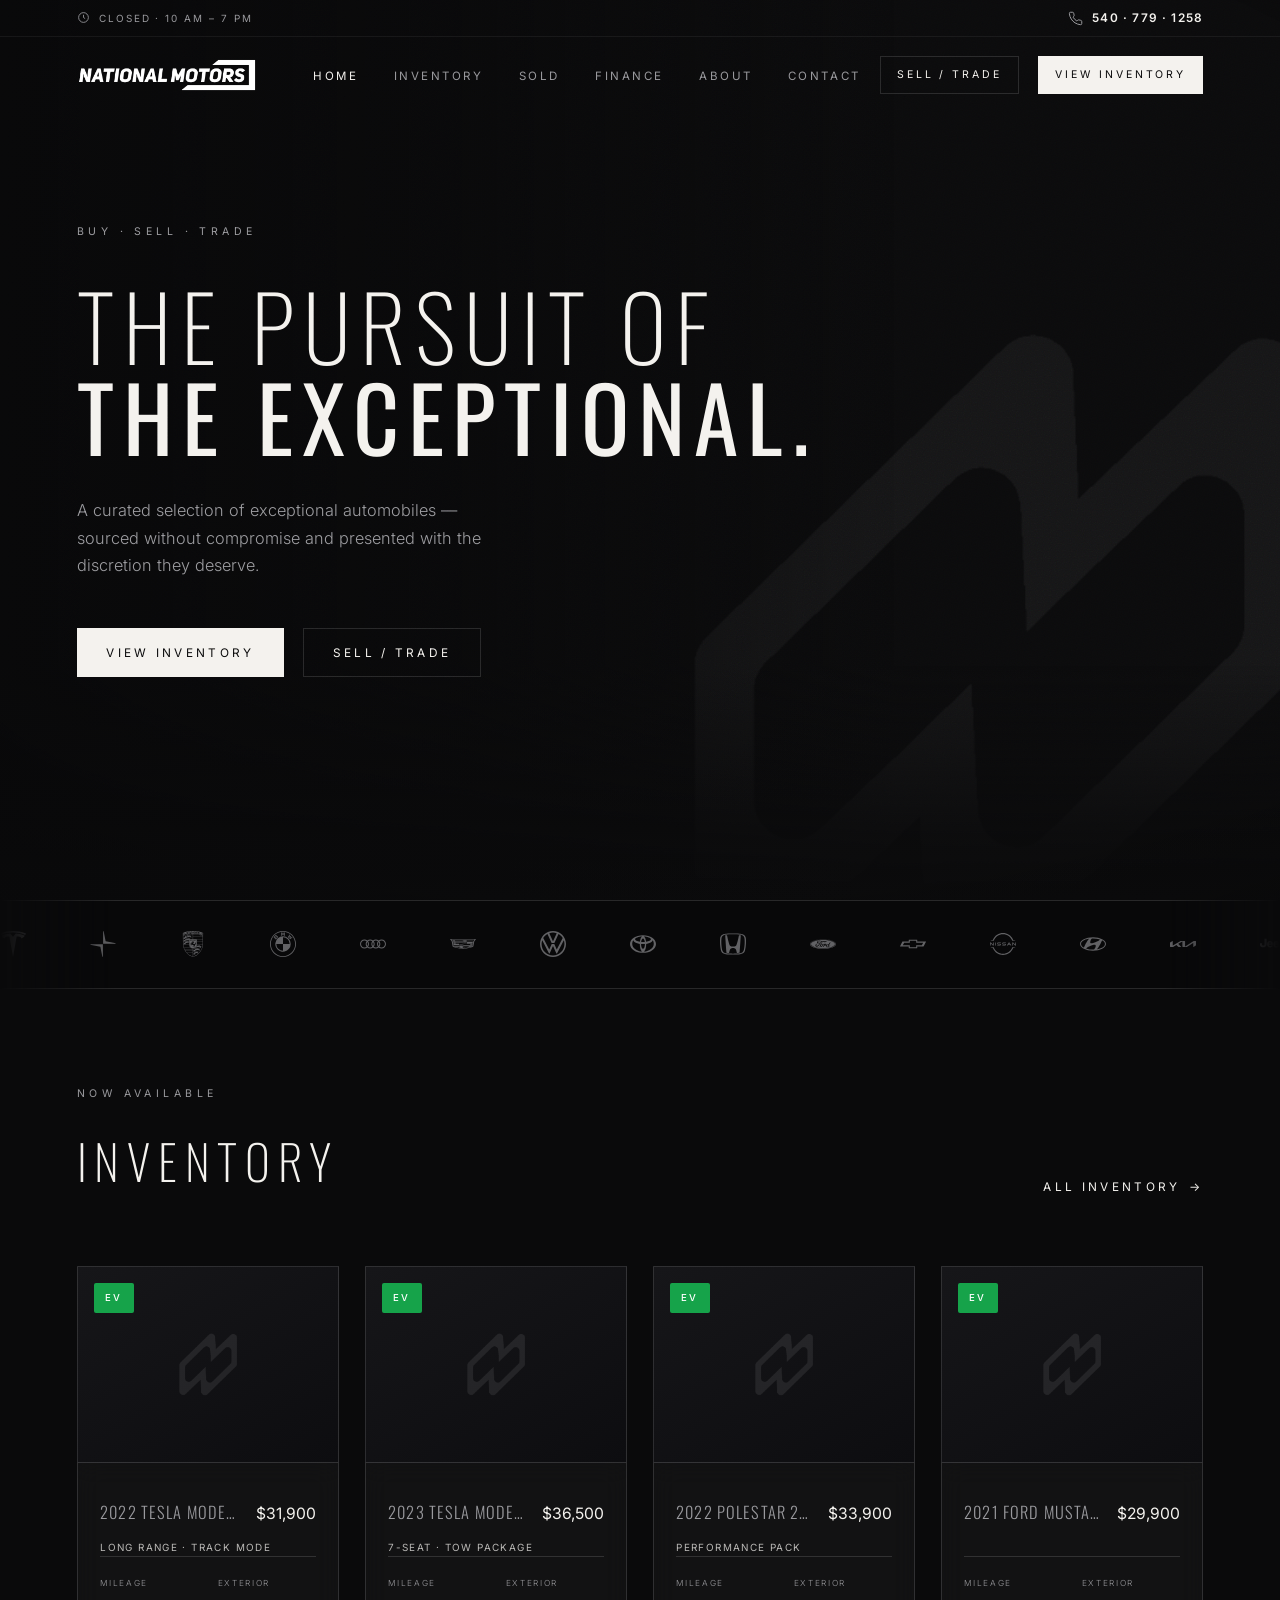
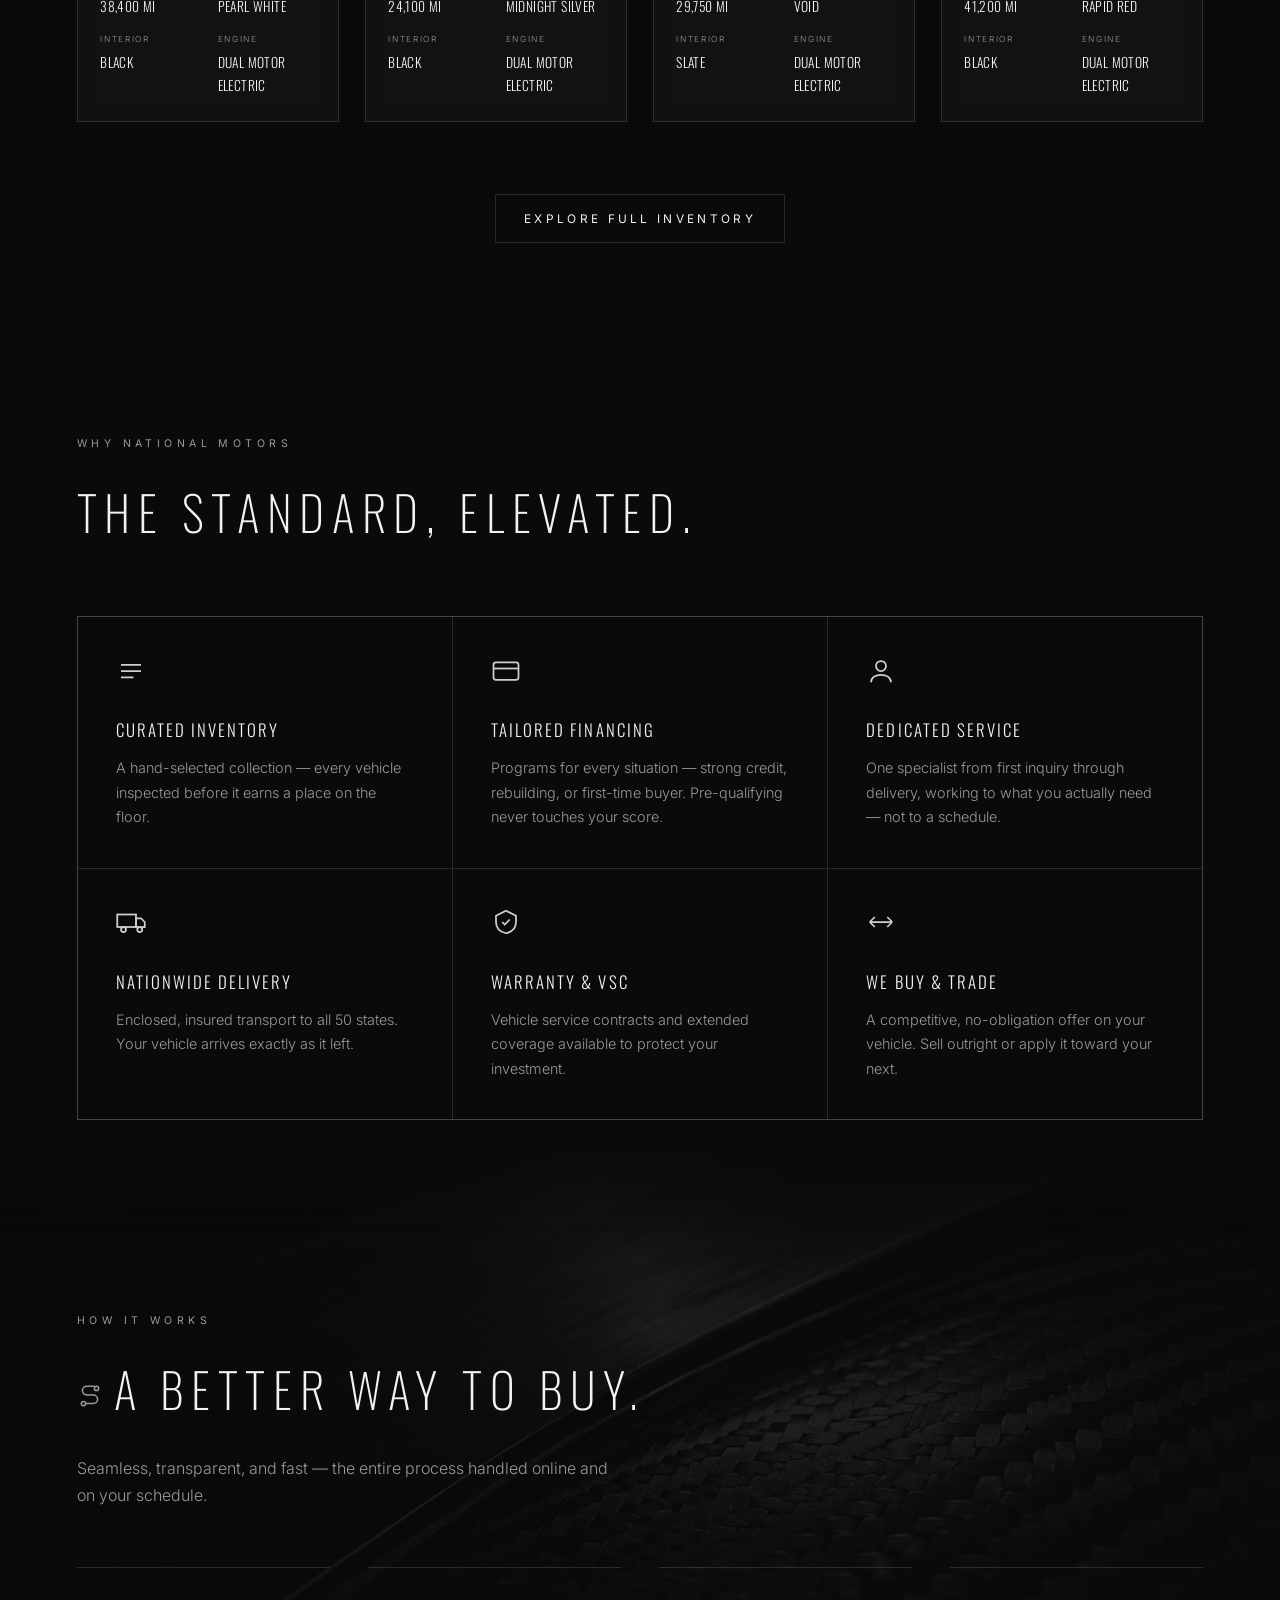
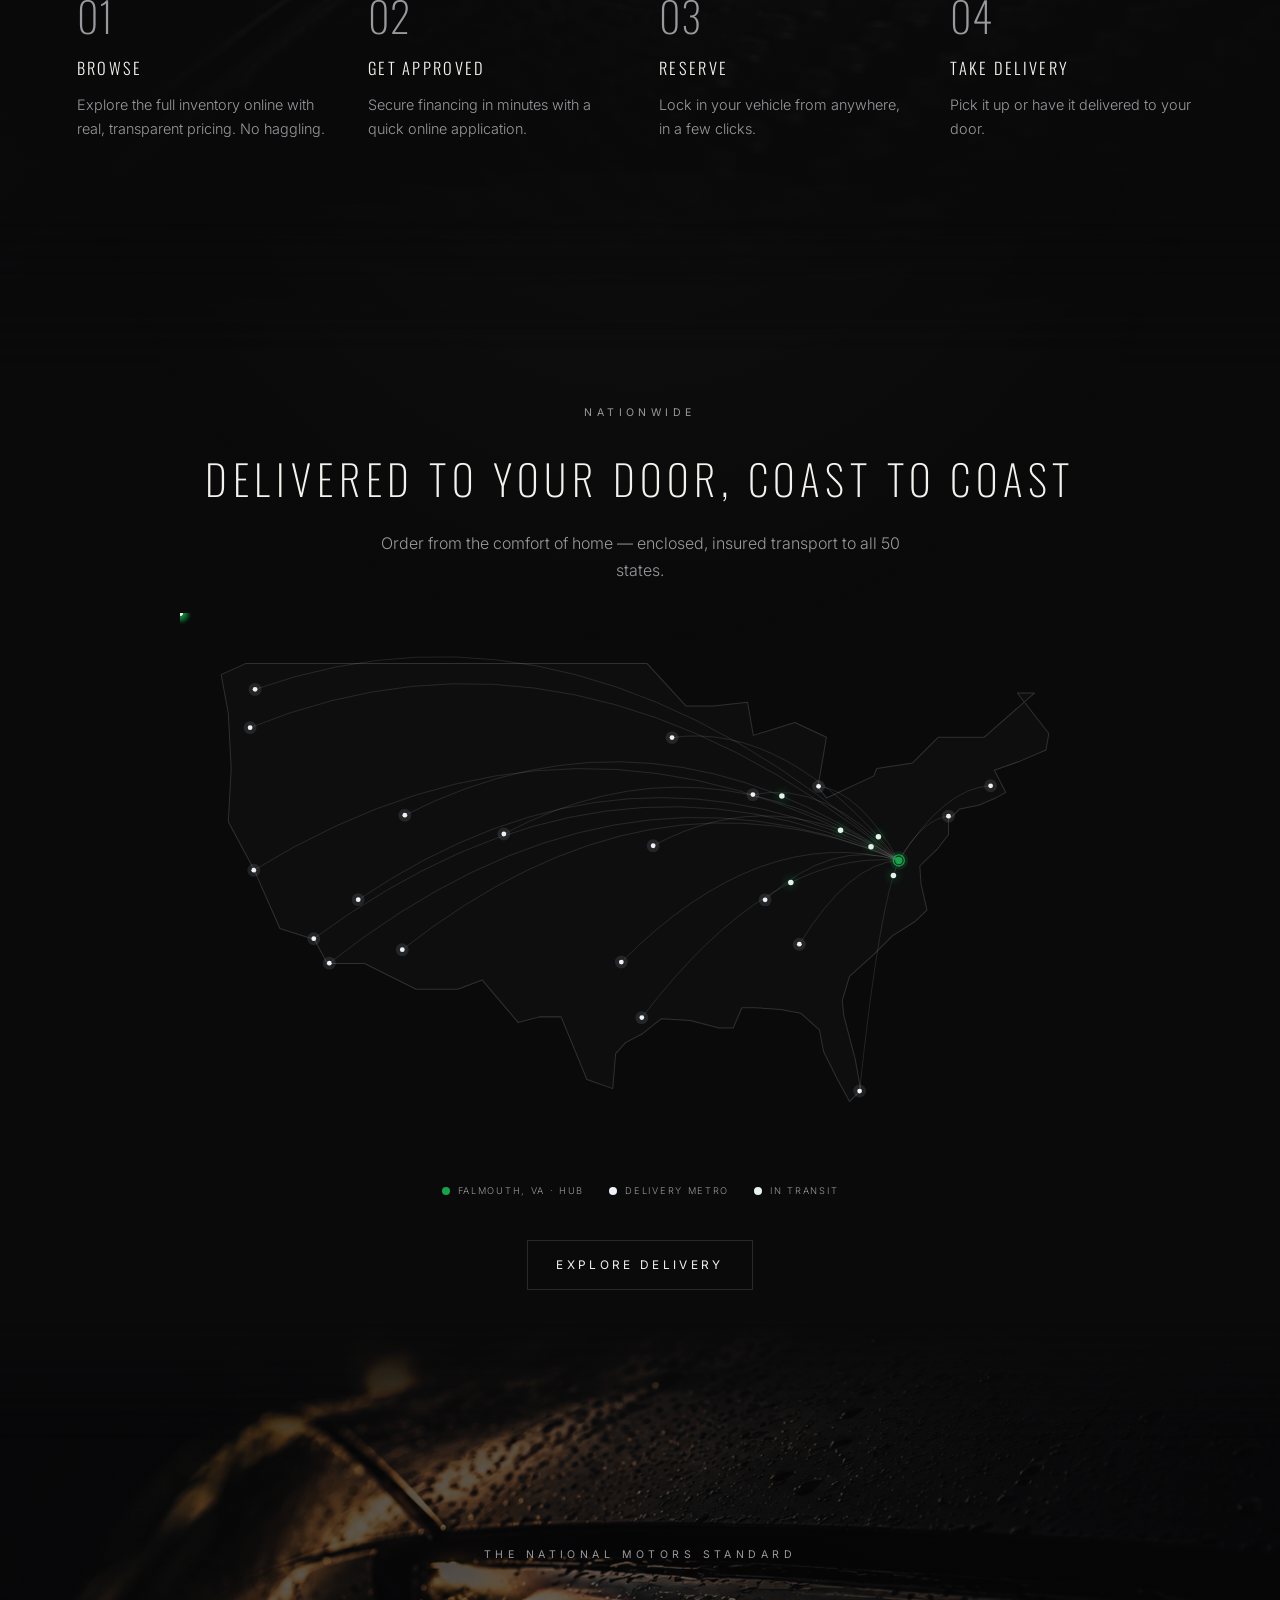
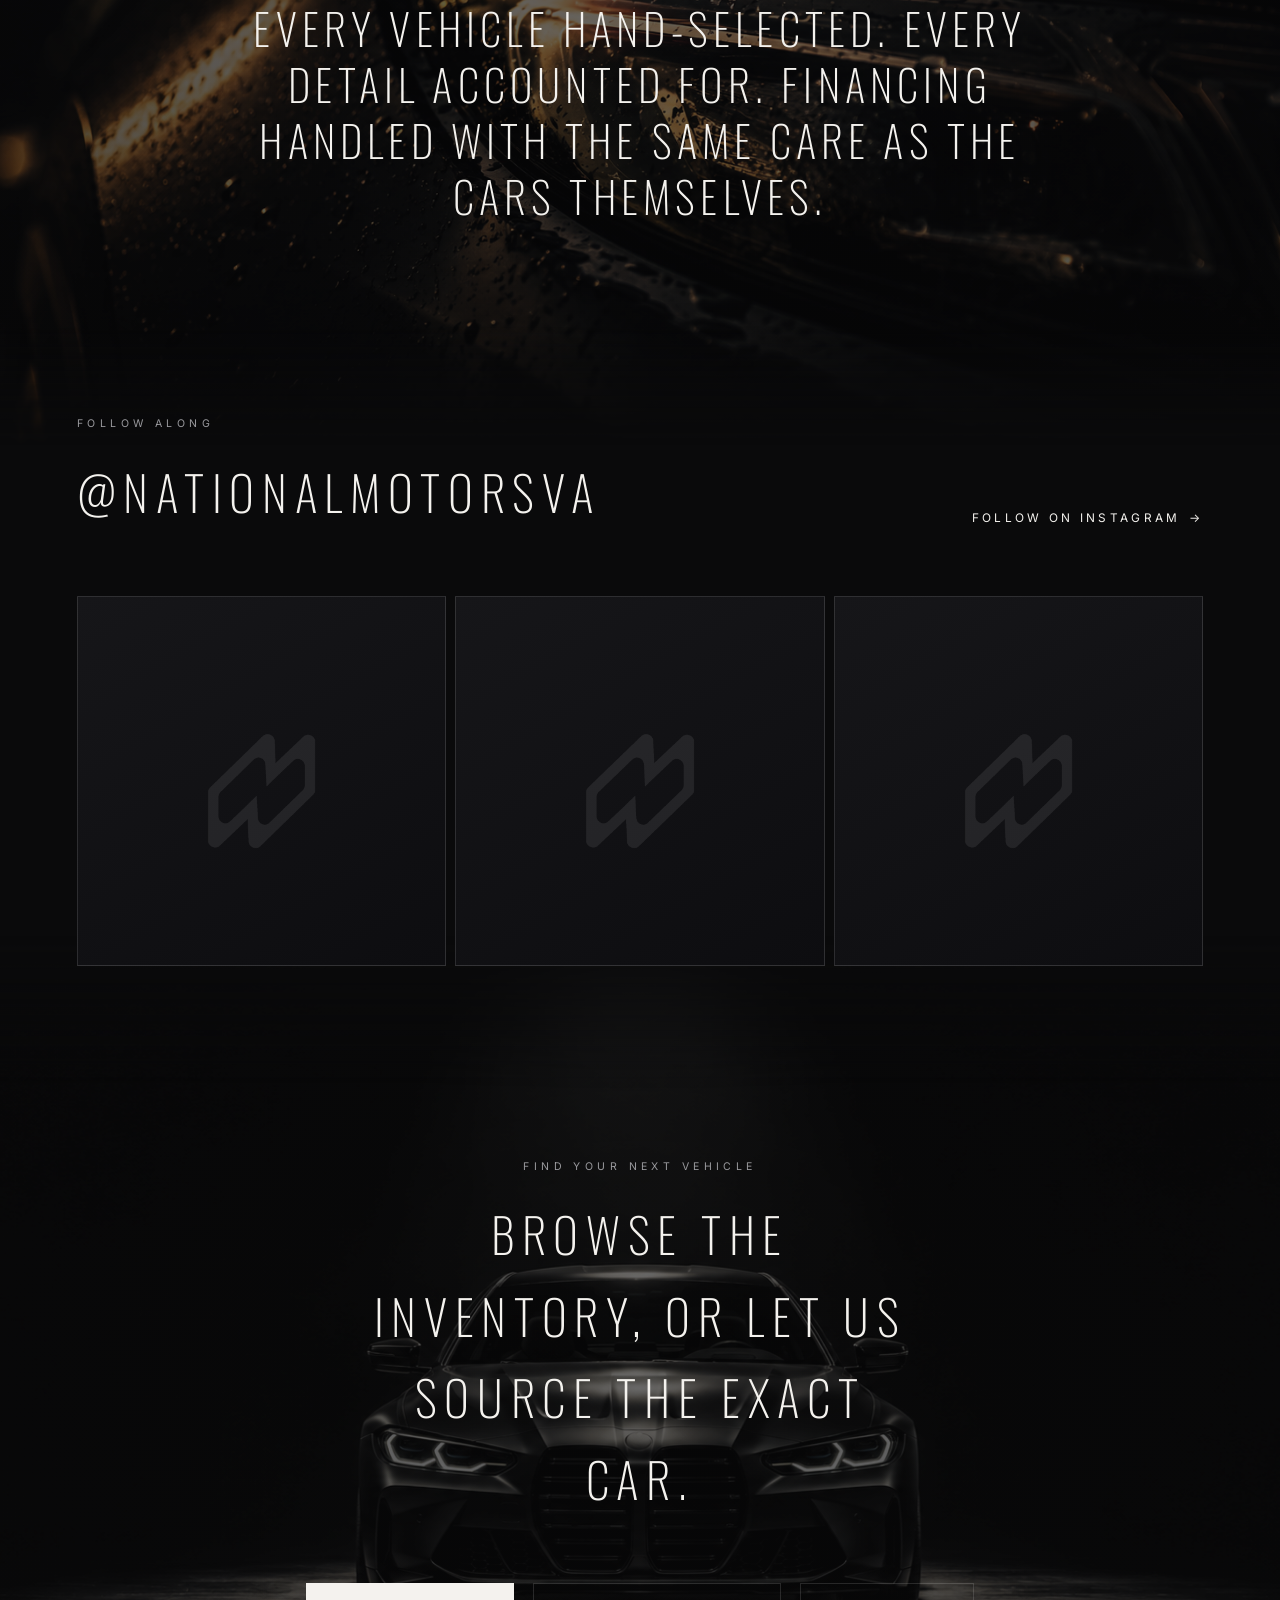
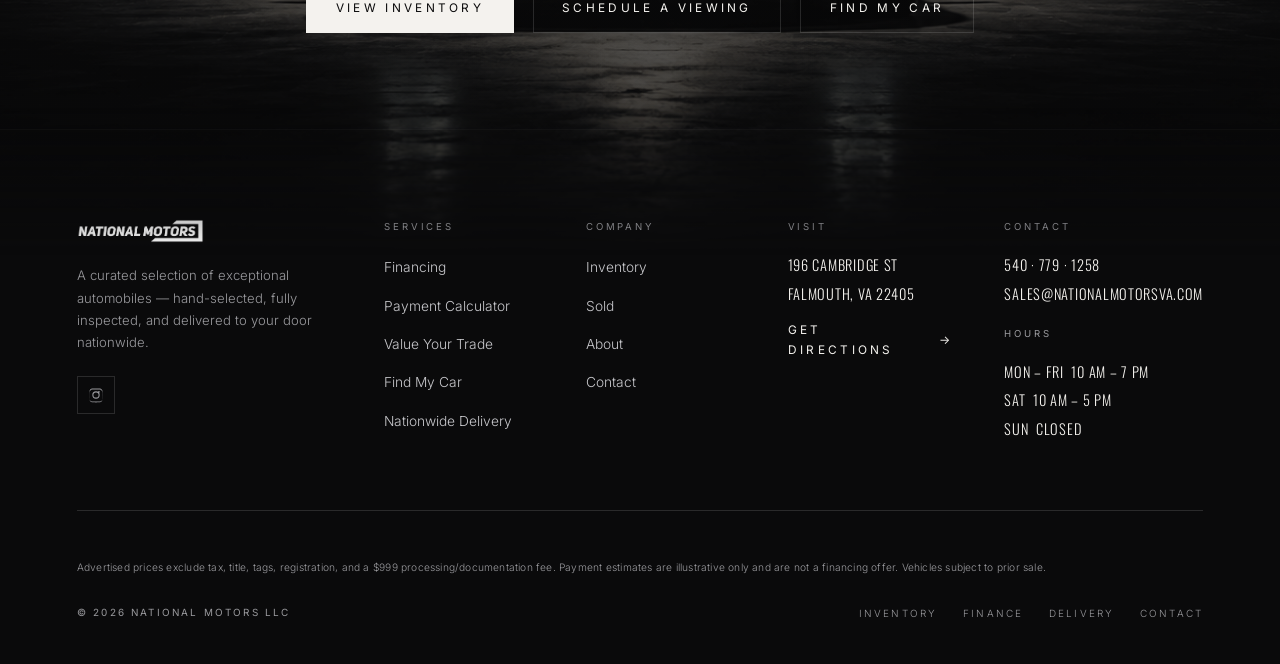
<file: index.html>
<!DOCTYPE html><html lang="en"><head><meta charset="UTF-8"><meta name="viewport" content="width=device-width, initial-scale=1"><title>National Motors | Used Cars, EVs & Financing — Fredericksburg / Falmouth, VA</title><meta name="description" content="National Motors — quality pre-owned cars, trucks, SUVs and electric vehicles (EV) with financing and nationwide delivery in the Fredericksburg / Falmouth, Virginia area."><link rel="icon" href="assets/img/favicon.png"><link rel="preconnect" href="https://fonts.googleapis.com"><link rel="preconnect" href="https://fonts.gstatic.com" crossorigin><link href="https://fonts.googleapis.com/css2?family=Inter:wght@300;400;500&family=Oswald:wght@200;300;400;500&display=swap" rel="stylesheet"><link rel="stylesheet" href="assets/css/site.css"></head><body class="home"><header id="hd"><div class="util"><div class="wrap utilrow"><span class="ustatus"><svg class="x" viewBox="0 0 24 24" fill="none" stroke="currentColor" stroke-width="1.4"><circle cx="12" cy="12" r="9"/><path d="M12 7v5l3 2"/></svg><span id="today">Open</span></span><a class="uphone" href="tel:+15407791258"><svg class="x" viewBox="0 0 24 24" fill="none" stroke="currentColor" stroke-width="1.4"><path d="M22 16.9v3a2 2 0 01-2.2 2 19.8 19.8 0 01-8.6-3 19.5 19.5 0 01-6-6 19.8 19.8 0 01-3-8.6A2 2 0 014.1 2h3a2 2 0 012 1.7c.1.9.3 1.8.6 2.6a2 2 0 01-.5 2.1L8.1 9.9a16 16 0 006 6l1.5-1.1a2 2 0 012.1-.5c.8.3 1.7.5 2.6.6a2 2 0 011.7 2z"/></svg><b>540 · 779 · 1258</b></a></div></div><div class="wrap nav"><a href="index.html"><img class="logo" src="assets/img/wordmark.png" alt="National Motors"></a><div class="right"><ul><li><a class="n active" href="index.html">Home</a></li><li><a class="n" href="inventory.html">Inventory</a></li><li><a class="n" href="sold.html">Sold</a></li><li><a class="n" href="financing.html">Finance</a></li><li><a class="n" href="about.html">About</a></li><li><a class="n" href="contact.html">Contact</a></li></ul><a class="btn small" href="sell.html">Sell / Trade</a><a class="btn small fill" href="inventory.html">View Inventory</a><button class="navtoggle" id="mt">Menu</button></div></div></header><div class="mobile" id="mm"><button class="close" id="mc">✕</button><a href="index.html">Home</a><a href="inventory.html">Inventory</a><a href="sold.html">Sold</a><a href="financing.html">Finance</a><a href="about.html">About</a><a href="contact.html">Contact</a><a href="sell.html">Sell / Trade</a></div><section class="hero"><div class="hero-media"><div class="hero-slide" style="background-image:url(assets/img/hero-slides/1.png)"></div><div class="hero-slide" style="background-image:url(assets/img/hero-slides/2.png)"></div><div class="hero-slide" style="background-image:url(assets/img/hero-slides/3.png)"></div><div class="hero-slide" style="background-image:url(assets/img/hero-slides/4.png)"></div><div class="hero-slide" style="background-image:url(assets/img/hero-slides/5.png)"></div></div><img class="hero-mark" src="assets/img/monogram.png" alt=""><div class="wrap"><span class="eyebrow">Buy · Sell · Trade</span><h1>The pursuit of<br><b>the exceptional.</b></h1><p class="sub">A curated selection of exceptional automobiles — sourced without compromise and presented with the discretion they deserve.</p><div class="cta"><a class="btn fill" href="inventory.html">View Inventory</a><a class="btn" href="sell.html">Sell / Trade</a></div></div></section><div class="marquee"><div class="marquee-track"><svg viewBox="0 0 24 24" role="img" aria-label="Tesla"><path d="M12 5.362l2.475-3.026s4.245.09 8.471 2.054c-1.082 1.636-3.231 2.438-3.231 2.438-.146-1.439-1.154-1.79-4.354-1.79L12 24 8.619 5.034c-3.18 0-4.188.354-4.335 1.792 0 0-2.146-.795-3.229-2.43C5.28 2.431 9.525 2.34 9.525 2.34L12 5.362l-.004.002H12v-.002zm0-3.899c3.415-.03 7.326.528 11.328 2.28.535-.968.672-1.395.672-1.395C19.625.612 15.528.015 12 0 8.472.015 4.375.61 0 2.349c0 0 .195.525.672 1.396C4.674 1.989 8.585 1.435 12 1.46v.003z"/></svg><svg viewBox="0 0 24 24" role="img" aria-label="Polestar"><path d="m12.549 0-.457.555v11.191h11.19l.554-.457-9.4-1.89zM.719 12.26l-.555.457L9.563 14.6l1.886 9.4.457-.555V12.26Z"/></svg><svg viewBox="0 0 24 24" role="img" aria-label="Porsche"><path d="M11.972 0A25.68 25.68 0 0 0 9.93.091a27.858 27.858 0 0 0-4.248.685 23.565 23.565 0 0 0-2.975.966l-.06.022s.118 7.243.21 10.831a9.934 9.934 0 0 0 .569 3.098 14.899 14.899 0 0 0 1.622 3.214A12.884 12.884 0 0 0 7.56 21.66a11.234 11.234 0 0 0 1.192.873 15.214 15.214 0 0 0 2.038 1.031c.233.098.436.192.62.255A4.58 4.58 0 0 0 12 24a4.58 4.58 0 0 0 .59-.182c.182-.063.387-.156.62-.255a15.22 15.22 0 0 0 2.037-1.031 11.25 11.25 0 0 0 1.194-.873 12.88 12.88 0 0 0 2.511-2.752 14.889 14.889 0 0 0 1.622-3.214 9.934 9.934 0 0 0 .57-3.098c.091-3.588.21-10.827.21-10.827a.635.635 0 0 0-.057-.026 23.564 23.564 0 0 0-2.976-.966 27.856 27.856 0 0 0-4.248-.684A26.068 26.068 0 0 0 12.031 0zm0 .361h.057c.679.008 1.288.03 1.963.09a26.585 26.585 0 0 1 4.084.663 22.53 22.53 0 0 1 2.861.937.619.619 0 0 1 .057.025l-.038 2.274a.113.113 0 0 0-.019-.01 22.55 22.55 0 0 0-2.86-.937 26.61 26.61 0 0 0-4.085-.662c-.675-.06-1.281-.1-1.96-.108h-.058c-.679.009-1.29.048-1.965.108a26.608 26.608 0 0 0-4.084.665 22.547 22.547 0 0 0-2.861.938.116.116 0 0 0-.02.01l-.038-2.281.058-.022a22.527 22.527 0 0 1 2.86-.937A26.581 26.581 0 0 1 10.01.45c.675-.06 1.284-.08 1.963-.089zm.288.216a16.633 16.633 0 0 0-.902.008c-.121.005-.288.109-.29.23l-.007.648c-.002.132.172.236.305.239.462.01.87.002 1.318.03.033.003.062.023.062.056l-.003.13a.042.042 0 0 1-.045.046c-.521 0-1.066-.025-1.593.017-.028.002-.027-.005-.028.023l-.024.384-.002.03a16.318 16.318 0 0 1 1.882 0 .32.32 0 0 0 .305-.262l.006-.627c0-.129-.158-.224-.261-.23-.442-.028-.945-.013-1.394-.025a.046.046 0 0 1-.044-.05l.009-.145c0-.028.019-.036.047-.037.444-.016 1.107.005 1.562.019a.072.072 0 0 0 .06-.07V.674c0-.017-.032-.067-.063-.068V.605a33.113 33.113 0 0 0-.9-.028zm-1.88.064c-.423.008-1.341.125-1.862.19L8.515 2.64v.023l.47-.06a.014.014 0 0 0 .01-.006.014.014 0 0 0 .003-.01v-.523l.947-.102c.083-.015.18.046.256.169a.88.88 0 0 1 .114.339l.467-.035c.01 0 .03 0 .028-.01a.988.988 0 0 0-.307-.663.316.316 0 0 0 .197-.31 4.34 4.34 0 0 0-.022-.564.32.32 0 0 0-.3-.247zm3.59.019a.404.404 0 0 0-.413.332l-.01 1.195a.312.312 0 0 0 .24.289c.61.057 1.21.112 1.89.215.011 0 .032-.007.032-.017v-.416c0-.009-.02-.028-.027-.03-.454-.057-1.053-.137-1.589-.193a.076.076 0 0 1-.058-.07v-.812c0-.034.05-.052.084-.05.529.044 1.056.14 1.584.197.014.002.036-.007.037-.021l.01-.382a.037.037 0 0 0-.029-.033 36.382 36.382 0 0 0-1.75-.204zm1.98.237c-.012 0-.022.014-.022.025-.006.274-.045 1.457-.053 1.772v.027c.155.027.326.048.453.074.014.002.035-.008.035-.022-.002-.207 0-.448-.004-.636 0-.013.006-.014.02-.012a31.392 31.392 0 0 1 1.102.22c.008 0 .052.007.052.03-.003.217-.007.4-.013.617a.041.041 0 0 0 .027.04c.145.033.283.067.42.1.037.008.043.001.044-.012.022-.451.03-1.174.036-1.784 0-.008-.003-.02-.01-.022-.153-.035-.297-.072-.453-.105-.014-.003-.022.02-.023.035-.015.223-.009.43-.026.652 0 .008 0 .012-.009.01-.37-.076-.765-.158-1.132-.227-.01-.002-.006-.02-.005-.031l.003-.653a.033.033 0 0 0-.026-.03 23.196 23.196 0 0 0-.417-.068zM7.934.92a.303.303 0 0 0-.037 0c-.543.086-1.089.201-1.64.32a.5.5 0 0 0-.23.143.322.322 0 0 0-.102.205l.004 1.118a.434.434 0 0 0 .106.266.24.24 0 0 0 .204.11 38.518 38.518 0 0 1 1.633-.323.497.497 0 0 0 .268-.166.362.362 0 0 0 .098-.23L8.236 1.2a.28.28 0 0 0-.11-.198.303.303 0 0 0-.191-.08zm2.157.197a.076.076 0 0 1 .08.069l.003.189a.172.172 0 0 1-.14.166l-1.062.104-.009-.008V1.23l.009-.004 1.111-.108a.076.076 0 0 1 .008 0zm-2.52.29a.167.167 0 0 1 .078.022.117.117 0 0 1 .054.106l-.009.704a.125.125 0 0 1-.049.105.291.291 0 0 1-.12.047 61.16 61.16 0 0 1-.997.19.106.106 0 0 1-.088-.017.133.133 0 0 1-.03-.1v-.726a.143.143 0 0 1 .04-.097.243.243 0 0 1 .12-.06c.29-.054.67-.129.968-.172a.167.167 0 0 1 .033-.002zm10.81 0l-.001.001c-.008 0-.008.012-.008.019-.014.606-.03 1.167-.035 1.773 0 .013.006.03.018.033a22.245 22.245 0 0 1 2.158.7c.032.011.031-.013.031-.022.003-.138.01-.278.003-.416a.041.041 0 0 0-.025-.033 16.602 16.602 0 0 0-1.66-.541.028.028 0 0 1-.019-.026l.008-.18c0-.008.014-.01.022-.008a21.848 21.848 0 0 1 1.67.542c.01.003.01-.01.01-.019a5.121 5.121 0 0 0 0-.468.029.029 0 0 0-.02-.026 21.457 21.457 0 0 0-1.638-.523c-.008-.002-.018-.01-.018-.018v-.192c0-.008.013-.013.021-.01.564.144 1.184.36 1.615.519.038.014.06.008.06-.027 0-.157.006-.168-.002-.324-.002-.02-.004-.04-.022-.047a21.383 21.383 0 0 0-2.169-.707zm-12.97.064a.365.365 0 0 0-.084.009c-.65.166-1.303.414-1.956.652a.063.063 0 0 0-.03.052V3.65l.003.33s.471-.177.573-.21c.013-.004.013-.017.013-.031l-.01-.52c0-.015.002-.037.016-.04l1.625-.502a.306.306 0 0 0 .138-.101.237.237 0 0 0 .052-.156l-.017-.683a.272.272 0 0 0-.119-.197.365.365 0 0 0-.204-.068zm-.286.496c.036-.01.07.031.072.063a1.86 1.86 0 0 1 .012.25c-.001.045-.066.097-.11.11l-1.184.386c-.011.004-.031 0-.031-.012l.002-.358c0-.017.02-.031.036-.036a10.796 10.796 0 0 1 1.203-.403zm6.967.981c.653.01 1.246.03 1.9.088a26.591 26.591 0 0 1 4.083.663 22.501 22.501 0 0 1 2.861.937.107.107 0 0 1 .014.007 89.441 89.441 0 0 0-.007.448h-8.851zm-.317.002l-.001 4.618H8.827c-.043-.004-.015-.023.015-.052a1.71 1.71 0 0 1 .715-.312c.022-.002.028-.014-.003-.054a.898.898 0 0 0-.93-.212.985.985 0 0 0-.624.603.04.04 0 0 1-.04.031 6.734 6.734 0 0 1-.47.013c-.025 0-.037-.032-.035-.056a.737.737 0 0 1 .343-.484 1.1 1.1 0 0 1 .519-.178.04.04 0 0 0 .02-.063.515.515 0 0 0-.105-.093.758.758 0 0 0-.504-.077 1.053 1.053 0 0 0-.948.964c-.01.06.006.074-.053.094-.112.038-.322.064-.434.088-.02.003-.05-.043-.045-.063a1.309 1.309 0 0 1 .244-.522 1.006 1.006 0 0 1 .342-.291c.026-.013.05-.044.026-.064-.253-.22-.771.012-.98.241a1.37 1.37 0 0 0-.275.91c0 .016.014.041 0 .047a4.942 4.942 0 0 1-.4.15c-.012.003-.014-.028-.016-.04a.93.93 0 0 1 .147-.677.661.661 0 0 1 .244-.241c.01-.006.008-.018 0-.028-.115-.149-.569-.042-.708.094-.32.312-.297.615-.312 1.097-.001.023-.03.111-.056.123a.57.57 0 0 1-.184.07c-.021.006-.023.014-.028-.007a.39.39 0 0 0-.57-.222.356.356 0 0 0-.077.532c.015.017.02.034-.003.041a.42.42 0 0 0-.275.534.336.336 0 0 0 .296.21.628.628 0 0 0 .37-.108.043.043 0 0 1 .06.01.386.386 0 0 0 .531.124c.162-.107.234-.273.114-.559-.007-.016.02-.046.034-.054a6.615 6.615 0 0 1 3.144-.88 1.78 1.78 0 0 1 .456.101.094.094 0 0 1 .023.008l.002.941a.19.19 0 0 1-.034.025 1.005 1.005 0 0 0-.432.55c-.004.017-.006.021-.035.024-.193.019-.399.047-.591.062-.011.002-.032-.019-.028-.03a1.87 1.87 0 0 1 .725-.908.057.057 0 0 0 .01-.067.375.375 0 0 0-.168-.093 1.087 1.087 0 0 0-.895.362 1.418 1.418 0 0 0-.312.875c-.001.022.003.058-.019.065-.124.039-.261.074-.39.11-.015.004-.035-.011-.038-.027a1.006 1.006 0 0 1 .486-1.03c.051-.04-.038-.102-.102-.102a.963.963 0 0 0-.913.53 1.301 1.301 0 0 0-.03.793c.003.023.019.063-.006.069-.079.019-.265.09-.323.108-.021.007-.035-.003-.047-.03a1.041 1.041 0 0 1-.021-.488 1.102 1.102 0 0 1 .268-.493c.008-.01.011-.032 0-.037a.54.54 0 0 0-.378-.025.74.74 0 0 0-.477.38c-.159.297-.118.583.051 1.005.008.02.018.058 0 .07l-.137.08c-.017.013-.032.002-.044-.015-.055-.078-.124-.202-.21-.24a.415.415 0 0 0-.428.035.406.406 0 0 0-.12.431.875.875 0 0 0 .1.152c.01.014-.001.036-.013.047-.059.052-.14.09-.188.14a.395.395 0 0 0-.01.471.365.365 0 0 0 .45.123 1.624 1.624 0 0 0 .232-.122c.027-.018.045-.051.07-.025a.546.546 0 0 0 .224.153.427.427 0 0 0 .354-.062.305.305 0 0 0 .168-.338.875.875 0 0 0-.143-.27c-.033-.035-.035-.033 0-.054a7.435 7.435 0 0 1 1.66-.724 5.024 5.024 0 0 1 1.69-.207h.046l.003 1.949H3.206c-.054-2.133-.116-5.51-.156-7.836a.113.113 0 0 1 .014-.007 22.499 22.499 0 0 1 2.86-.937 26.59 26.59 0 0 1 4.084-.663 23.38 23.38 0 0 1 1.768-.086zm-3.088.816a1.237 1.237 0 0 0-.693.232c-.286.188-.456.773-.49.982a.044.044 0 0 1-.04.036 5.998 5.998 0 0 0-.676.125c-.007.001-.012-.01-.012-.017a.983.983 0 0 1 .258-.59 3.506 3.506 0 0 1 .493-.396c.013-.011.004-.045-.012-.051a1.035 1.035 0 0 0-.797.012 1.129 1.129 0 0 0-.675.867 2.062 2.062 0 0 0-.029.41c.002.017-.03.018-.045.023-.246.077-.504.167-.71.236-.01.004-.039.002-.039-.01a1.168 1.168 0 0 1 .175-.655c.12-.195.343-.305.505-.469.011-.012.028-.044.011-.051-.41-.165-.797.004-1.124.375a1.395 1.395 0 0 0-.2 1.124c.009.036 0 .075-.019.083a1.805 1.805 0 0 1-.23.089.025.025 0 0 1-.033-.02c-.093-.296-.44-.238-.597-.148a.361.361 0 0 0-.139.489.031.031 0 0 1-.01.044.442.442 0 0 0-.205.596.352.352 0 0 0 .428.137 1.208 1.208 0 0 0 .246-.129.027.027 0 0 1 .03.004.393.393 0 0 0 .566.08c.115-.082.16-.096.204-.244a.39.39 0 0 0-.09-.3c-.012-.01-.001-.04.013-.047A9.692 9.692 0 0 1 8.947 5.51a2.35 2.35 0 0 1 1.446.553.072.072 0 0 0 .062.031.098.098 0 0 0 .054-.056.66.66 0 0 0-.204-.678 1.21 1.21 0 0 0-.612-.344c-.012-.003-.02-.029-.01-.037a.968.968 0 0 1 .335-.22 3.587 3.587 0 0 1 .605-.05c.014-.001.035-.015.03-.028a.606.606 0 0 0-.527-.4 1.325 1.325 0 0 0-.693.1 1.118 1.118 0 0 0-.5.553.036.036 0 0 1-.032.02 12.139 12.139 0 0 0-.594-.007c-.014 0-.035 0-.035-.014a.943.943 0 0 1 .255-.517 1.989 1.989 0 0 1 .68-.386c.019-.006.04-.036.029-.051a.549.549 0 0 0-.201-.17 1.237 1.237 0 0 0-.347-.041zm3.405 1.607h8.845c-.012.686-.025 1.433-.04 2.195h-8.805zM8.681 7.801l6.666.003a.016.016 0 0 1 .017.013l-.002 5.138a2.354 2.354 0 0 1-.143.764 3.327 3.327 0 0 1-1.44 1.725 3.468 3.468 0 0 1-1.74.491 3.512 3.512 0 0 1-2.26-.86 3.078 3.078 0 0 1-1.105-2.31L8.667 7.82c0-.013.001-.019.014-.019zm6.994.086h5.217c-.012.645-.025 1.296-.034 1.926h-5.183V8.318zm-6.839.071c-.013 0-.014.005-.014.018l.007 4.753a2.97 2.97 0 0 0 1.054 2.225 3.333 3.333 0 0 0 2.153.827 3.284 3.284 0 0 0 1.66-.473 3.193 3.193 0 0 0 1.374-1.66 2.28 2.28 0 0 0 .136-.734l.002-4.94a.015.015 0 0 0-.016-.014zm4.436.304a.101.101 0 0 1 .001 0 .11.11 0 0 1 .087.071l.242.715a.079.079 0 0 1-.003.07.066.066 0 0 1-.054.024.065.065 0 0 1-.063-.044l-.038-.125h-.33l-.036.128c-.01.04-.04.044-.071.044a.063.063 0 0 1-.044-.028.057.057 0 0 1-.01-.052l.232-.728a.101.101 0 0 1 .087-.075zm-.763.007a.226.226 0 0 1 .023 0 .232.232 0 0 1 .235.157.046.046 0 0 1-.031.059.053.053 0 0 1-.07-.02.166.166 0 0 0-.132-.09.151.151 0 0 0-.133.1.498.498 0 0 0-.055.222.524.524 0 0 0 .046.228.159.159 0 0 0 .154.102.233.233 0 0 0 .166-.243v-.039h-.135a.057.057 0 0 1-.059-.063c0-.023.007-.05.059-.05h.192c.064 0 .073.048.073.09a.792.792 0 0 1-.011.152.399.399 0 0 1-.15.236.301.301 0 0 1-.15.043.257.257 0 0 1-.227-.145.618.618 0 0 1-.073-.31.577.577 0 0 1 .08-.304.226.226 0 0 1 .198-.125zm-2.988.002a.318.318 0 0 1 .004 0c.183.002.243.111.243.15 0 .035-.061.08-.095.039a.2.2 0 0 0-.157-.068.143.143 0 0 0-.15.096.114.114 0 0 0 .094.135.61.61 0 0 1 .267.08h-.001a.202.202 0 0 1 .081.18.247.247 0 0 1-.067.175.327.327 0 0 1-.247.088.297.297 0 0 1-.263-.14c-.004-.01-.01-.063.034-.078a.084.084 0 0 1 .082.026.239.239 0 0 0 .156.063.223.223 0 0 0 .148-.05.105.105 0 0 0 .024-.116.219.219 0 0 0-.193-.098.25.25 0 0 1-.172-.07.25.25 0 0 1-.069-.196.219.219 0 0 1 .1-.163.318.318 0 0 1 .181-.053zm1.649 0a.06.06 0 0 1 .001 0 .06.06 0 0 1 .006 0h.355a.06.06 0 1 1 0 .12l-.114.002v.682a.063.063 0 0 1-.125 0v-.683h-.116a.06.06 0 0 1-.007-.12zm.56 0a.06.06 0 0 1 .001 0 .06.06 0 0 1 .006 0h.354a.06.06 0 1 1 0 .12l-.114.002v.682a.063.063 0 0 1-.125 0v-.683h-.115a.06.06 0 0 1-.007-.12zm2.74 0a.06.06 0 0 1 .002 0 .06.06 0 0 1 .006 0h.353a.06.06 0 1 1 0 .12l-.112.002v.682a.063.063 0 0 1-.125 0v-.683h-.116a.06.06 0 0 1-.007-.12zm-.677.004a.063.063 0 0 1 .012 0h.19a.364.364 0 0 1 .208.058.278.278 0 0 1 .108.206.235.235 0 0 1-.071.198.305.305 0 0 1-.117.075l-.02.007.158.2a.086.086 0 0 1 .023.056c-.002.032-.023.05-.06.05a.066.066 0 0 1-.056-.027l-.187-.258h-.117v.23a.059.059 0 0 1-.063.067.06.06 0 0 1-.062-.067v-.726a.073.073 0 0 1 .016-.05.063.063 0 0 1 .038-.019zm-3.87.002a.06.06 0 0 1 .003 0h.357a.06.06 0 0 1 0 .121h-.116v.684a.063.063 0 0 1-.125 0v-.684h-.116a.06.06 0 0 1-.003-.12zm.583 0a.063.063 0 0 1 .002 0 .063.063 0 0 1 .065.064v.471a.258.258 0 0 0 .037.151.146.146 0 0 0 .127.056.138.138 0 0 0 .125-.056.265.265 0 0 0 .035-.15V8.34h.001a.063.063 0 0 1 .125 0v.432a.474.474 0 0 1-.056.262.25.25 0 0 1-.228.104.26.26 0 0 1-.23-.104.456.456 0 0 1-.061-.262V8.34a.063.063 0 0 1 .058-.063zm3.354.115v.328h.13a.18.18 0 0 0 .2-.174.15.15 0 0 0-.051-.109.178.178 0 0 0-.13-.045zm-.584.015l-.136.469h.278zm-1.14 1.005c.011 0 .021.002.022.011.002.018-.016.029-.042.042a.206.206 0 0 0-.094.08.31.31 0 0 0-.039.163.115.115 0 0 0 .063.079.298.298 0 0 0 .142.028.502.502 0 0 0 .215-.063.581.581 0 0 1 .276-.02.341.341 0 0 1 .194.063c.024.017.02.038.011.04-.014.005-.029-.012-.044-.01a.674.674 0 0 0-.142.03c-.06.027-.087.037-.116.09a.099.099 0 0 0-.007.073c.01.024.035.04.04.057a.446.446 0 0 0 .064.125.205.205 0 0 0 .03.023 2.668 2.668 0 0 1 .282.243.26.26 0 0 1 .04.093c.003.012-.007.03-.018.025a.255.255 0 0 1-.036-.029.178.178 0 0 0-.053-.039.368.368 0 0 0-.176-.025c-.027 0-.081.024-.05.036a.357.357 0 0 1 .132.116.43.43 0 0 1 .107.31c0 .006-.012.01-.015.006a.359.359 0 0 0-.102-.109.324.324 0 0 0-.21-.062c-.015.001-.06 0-.055.014a1.19 1.19 0 0 1 .123.191.562.562 0 0 1 .039.276c-.001.005-.02.01-.023.005a.61.61 0 0 0-.077-.076.349.349 0 0 0-.094-.06.29.29 0 0 0-.204.028.325.325 0 0 0-.13.132.492.492 0 0 0-.062.205.46.46 0 0 0 .042.257.368.368 0 0 0 .19.164.955.955 0 0 0 .334.044c.139.005.278-.016.417-.02a1.943 1.943 0 0 1 .396.003.88.88 0 0 1 .3.12 2.64 2.64 0 0 1 .215.183c.008.006.026-.003.035-.009a.462.462 0 0 0 .131-.233.346.346 0 0 0-.056-.246c-.047-.085-.116-.18-.17-.27a2.962 2.962 0 0 1-.202-.296.305.305 0 0 1-.017-.221.238.238 0 0 1 .107-.128c.011-.007.022.006.017.021a.184.184 0 0 0-.008.112.32.32 0 0 0 .089.14c.013.01.047-.005.055-.021.018-.043.007-.11.023-.154a.619.619 0 0 1 .108-.226 1.47 1.47 0 0 1 .36-.196c.033-.019.054-.105.091-.091.037.013.017.1-.011.142-.04.062-.087.1-.131.156a1.536 1.536 0 0 0-.157.247.222.222 0 0 0-.029.137.14.14 0 0 0 .073.094c.022.01.05-.01.07-.025a.385.385 0 0 0 .097-.103c.023-.038.01-.089.032-.128.006-.009.03-.007.037 0a.139.139 0 0 1 .044.084.393.393 0 0 1-.01.113c-.003.008-.024.027-.031.045a.244.244 0 0 1-.02.04c-.036.063-.078.116-.125.126-.01.001-.017.021-.01.03a.391.391 0 0 0 .113.132.198.198 0 0 0 .152.01c.027-.008.048-.027.079-.037.013-.004.005.004.005.017a.27.27 0 0 1-.015.086.19.19 0 0 1-.075.083.395.395 0 0 1-.166.05c-.027.005-.068.025-.058.051a.256.256 0 0 0 .042.085.122.122 0 0 0 .08.039.205.205 0 0 0 .125-.036c.04-.026.061-.074.096-.108.007-.006.026 0 .026.01a.36.36 0 0 1-.041.158.497.497 0 0 1-.128.138c-.015.013-.033.029-.033.049a.2.2 0 0 0 .044.084.134.134 0 0 0 .083.054.269.269 0 0 0 .1 0c.013 0 .01.023-.001.031a.253.253 0 0 1-.117.068.25.25 0 0 1-.128.008c-.081-.02-.134-.05-.214-.073a.23.23 0 0 0-.135-.009.227.227 0 0 0-.106.083.133.133 0 0 0-.03.064c-.006.063.025.13.005.192a1.415 1.415 0 0 1-.081.234 1.314 1.314 0 0 1-.115.165c-.04.054-.093.074-.12.133a.638.638 0 0 1-.038.063.515.515 0 0 0-.058.229.452.452 0 0 0 .085.209l.153.237a.149.149 0 0 1 .009.083.088.088 0 0 1-.044.07.893.893 0 0 0-.419.527l-.002.013v.004a.106.106 0 0 1-.021.042.334.334 0 0 1-.19.096c-.055.015-.11.029-.165.046a.077.077 0 0 0-.044.031.08.08 0 0 0 .009.097.137.137 0 0 1 .03.071.063.063 0 0 1-.013.042.108.108 0 0 1-.028.022.865.865 0 0 1-.216.087c-.05.011-.086-.002-.07-.059a3.075 3.075 0 0 1 .098-.293.42.42 0 0 1 .133-.14 2.289 2.289 0 0 1 .212-.162.411.411 0 0 0 .119-.126 3.299 3.299 0 0 1 .19-.275.163.163 0 0 0 .029-.129.246.246 0 0 0-.142-.185 1.052 1.052 0 0 0-.085-.034.534.534 0 0 1-.246-.175.09.09 0 0 0-.062-.04c-.063.002-.081.09-.083.138a1.17 1.17 0 0 0 .004.212.18.18 0 0 1 .004.072.055.055 0 0 1-.039.034 2.74 2.74 0 0 0-.565.279.24.24 0 0 0-.063.07l-.017.029a.187.187 0 0 1-.223.08.5.5 0 0 0-.044-.011.094.094 0 0 0-.064.017.162.162 0 0 0-.041.036.06.06 0 0 0-.01.019v.006a.057.057 0 0 0 0 .008.07.07 0 0 0 .004.017l.022.06a.066.066 0 0 1-.038.096.881.881 0 0 1-.203.055c-.04.005-.075-.01-.065-.057a1.1 1.1 0 0 1 .07-.237.094.094 0 0 1 .057-.06.79.79 0 0 0 .179-.14.266.266 0 0 1 .169-.073.512.512 0 0 0 .262-.1 1.73 1.73 0 0 0 .225-.186.37.37 0 0 0-.006-.46l-.02-.035c-.019-.03-.03-.073-.046-.104a.24.24 0 0 1-.039-.104c0-.068.027-.133.031-.201a.024.024 0 0 0-.016-.025.488.488 0 0 0-.137-.03 2.677 2.677 0 0 1-.56.006 1.423 1.423 0 0 1-.39-.18c-.053-.033-.085-.07-.139-.101-.014-.008-.015-.005-.028.006a.672.672 0 0 1-.459.125h-.002a1.766 1.766 0 0 1-.294-.077c-.073-.027-.19-.074-.26-.015-.029.025-.022.06-.022.093a1.244 1.244 0 0 1-.01.305.038.038 0 0 0 .003.032.044.044 0 0 0 .006.006.136.136 0 0 0 .036.02l.01.004c.028.01.033.023.05.058a.196.196 0 0 1 .016.062.159.159 0 0 1-.003.062.544.544 0 0 1-.009.039.207.207 0 0 0 .008.135.115.115 0 0 0 .042.053.073.073 0 0 0 .01.004.063.063 0 0 0 .01.003.068.068 0 0 0 .01 0h.01a.074.074 0 0 0 .02-.008l.004-.002a.05.05 0 0 1 .035-.012.046.046 0 0 1 .01.003.08.08 0 0 1 .063.074.484.484 0 0 1-.046.221.058.058 0 0 1-.077.03l-.018-.007a.445.445 0 0 1-.14-.117.19.19 0 0 1-.049-.112.12.12 0 0 0-.028-.082.09.09 0 0 0-.032-.016.144.144 0 0 1-.07-.046.268.268 0 0 1-.052-.219 1.5 1.5 0 0 0-.046-.64.149.149 0 0 1 .002-.108l.016-.043a.148.148 0 0 1 .007-.016.06.06 0 0 1 .042-.032.167.167 0 0 1 .029-.003 1.516 1.516 0 0 0 .45-.07.152.152 0 0 1 .062-.01.89.89 0 0 0 .073.002c.03 0 .06-.027.024-.05a.847.847 0 0 1-.084-.087.046.046 0 0 0-.052-.022.072.072 0 0 0-.01.005l-.009.005a.098.098 0 0 1-.152-.029.824.824 0 0 1-.087-.202.555.555 0 0 0-.109-.238.235.235 0 0 0-.19-.063.216.216 0 0 0-.13.098l-.063.088a.144.144 0 0 0-.031.067.107.107 0 0 0 0 .016.14.14 0 0 0 .008.032.133.133 0 0 1-.039.154l-.094.075a.087.087 0 0 0-.03.06.527.527 0 0 1-.012.06.13.13 0 0 0-.003.045.088.088 0 0 0 .002.012.081.081 0 0 0 .031.04.156.156 0 0 1 .013.012.074.074 0 0 1 .012.017.06.06 0 0 1-.012.07.219.219 0 0 1-.024.021.753.753 0 0 1-.19.108.098.098 0 0 1-.026.006c-.038.003-.05-.026-.052-.06-.003-.044-.003-.089-.003-.134a.207.207 0 0 1 .057-.137.36.36 0 0 0 .072-.225.197.197 0 0 1 .04-.13.305.305 0 0 0 .057-.09.257.257 0 0 1 .039-.066 3.861 3.861 0 0 0 .281-.384c.054-.086.155-.192.237-.073a.357.357 0 0 0 .078.084 2.395 2.395 0 0 0 .259.164c.094.053.109-.042.125-.121v-.003a.331.331 0 0 1 .038-.092 1.26 1.26 0 0 1 .202-.247c.043-.038.105-.076.15-.113.018-.016.023-.018.03-.04.009-.022.024-.05.034-.078.01-.027.015-.055.024-.076a.344.344 0 0 0 .044-.098v-.003a.023.023 0 0 0 0-.005v-.007l-.003-.007a.05.05 0 0 0-.021-.024.18.18 0 0 0-.102-.026h-.003a.384.384 0 0 0-.148.031.106.106 0 0 0-.054.054.226.226 0 0 1-.042.063.098.098 0 0 1-.13.006c-.024-.016-.014-.043 0-.063a.414.414 0 0 0 .035-.05.042.042 0 0 0 .005-.025v-.004l-.002-.005a.031.031 0 0 0-.005-.006.046.046 0 0 0-.045-.007.98.98 0 0 0-.083.027.064.064 0 0 1-.094-.047.174.174 0 0 1-.003-.055.055.055 0 0 1 .04-.05c.02-.006.05-.017.046-.042a.079.079 0 0 1 0-.023.052.052 0 0 1 .012-.024.14.14 0 0 1 .03-.025 3.869 3.869 0 0 0 .32-.234.05.05 0 0 1 .064-.01l.01.006a.223.223 0 0 0 .151.02.046.046 0 0 0 .041-.03.025.025 0 0 0 0-.005v-.005l-.002-.006-.003-.004a.071.071 0 0 0-.035-.021l-.058-.021a.269.269 0 0 1-.052-.025.053.053 0 0 1-.025-.059c.023-.113.147-.114.241-.105h.004a.505.505 0 0 0 .14-.022c.06-.021.106-.067.163-.094.057-.027.117-.057.176-.08.018-.006.033-.002.049-.009a.091.091 0 0 0 .035-.025.965.965 0 0 1 .142-.163.822.822 0 0 1 .236-.092.107.107 0 0 1 .03-.006zm-.425.557a.219.219 0 0 0-.105.026c-.009.005-.015.016-.008.024.018.021.049.03.07.05a.16.16 0 0 1 .035.046c.009.019.024.04.033.06a1.296 1.296 0 0 1 .045.123 1.227 1.227 0 0 1 .05.209c.01.057.007.117.01.175v.081c-.001.023-.001.047-.003.07a1.143 1.143 0 0 0-.004.098v.08c.002.07.013.12.044.12a.18.18 0 0 0 .084-.019.175.175 0 0 0 .085-.148 2.026 2.026 0 0 0-.003-.576.51.51 0 0 0-.188-.362.219.219 0 0 0-.144-.057zm3.96.161h5.177c-.017.825-.034 1.6-.05 2.263h-5.13l.004-1.862zm-.006 2.544h5.123a9.697 9.697 0 0 1-.545 2.911 14.495 14.495 0 0 1-1.56 3.118 12.45 12.45 0 0 1-2.415 2.669 10.809 10.809 0 0 1-1.147.848 14.592 14.592 0 0 1-1.96.999c-.224.096-.418.186-.596.247-.193.065-.358.125-.474.156v-.115l.003-7.295a3.552 3.552 0 0 0 .316-.023c.005.015.016.057.031.1a.333.333 0 0 0 .219.166.317.317 0 0 0 .306-.107.373.373 0 0 0 .388.067.235.235 0 0 0 .175-.227.43.43 0 0 0-.033-.208l-.036-.066a3.925 3.925 0 0 0 .744-.41l.02-.006c.373-.094 1.872-.631 2.791-.643a3.28 3.28 0 0 1 1.627.39 2.792 2.792 0 0 1 .682.56c.006.009.013.028.037.032a.036.036 0 0 0 .034-.022 1.139 1.139 0 0 0 .079-.516c-.02-.282-.3-.486-.383-.57-.003-.003-.01-.021.02-.041a.674.674 0 0 1 .105-.085.983.983 0 0 1 .562-.212c.03.003.02-.04.012-.076-.058-.25-.415-.412-.79-.354a.963.963 0 0 0-.613.417c-.007.011-.042.027-.056.013a2.926 2.926 0 0 0-.369-.107c-.045-.01-.021-.044-.019-.05a1.003 1.003 0 0 1 .304-.337 1.125 1.125 0 0 1 .494-.224c.022 0 .022-.03.016-.04a.55.55 0 0 0-.375-.302.844.844 0 0 0-.78.14 1.397 1.397 0 0 0-.445.673c-.014.02-.018.036-.036.032-.099-.02-.345-.007-.367-.022-.015-.007-.012-.03-.009-.045a.91.91 0 0 1 .222-.38.882.882 0 0 1 .364-.286.055.055 0 0 0 .01-.094.98.98 0 0 0-1.22.263 2.192 2.192 0 0 0-.304.696c-.002.009-.017.036-.036.036l-.508.112-.083.019-.022.023a3.29 3.29 0 0 0 .497-1.65zm-12.45.085h5.19v.09a3.145 3.145 0 0 0 .837 2.098H3.556a9.74 9.74 0 0 1-.342-2.188zm.415 2.443h5.863a2.566 2.566 0 0 0 .112.1 3.897 3.897 0 0 0 2.17.898v1.21h-7.22a13.789 13.789 0 0 1-.8-1.827 10.401 10.401 0 0 1-.125-.38zm10.584.29l-.01.012h-.002l-.002-.002a3.29 3.29 0 0 0 .015-.01zm1.738.185a.911.911 0 0 0-.507.155.934.934 0 0 0-.392.41 2.65 2.65 0 0 0-.172.775.063.063 0 0 1-.038.035 2.897 2.897 0 0 0-.335.087.026.026 0 0 1-.023-.02 1.105 1.105 0 0 1 .15-.727.886.886 0 0 1 .218-.263.037.037 0 0 0-.017-.068.98.98 0 0 0-.648.114.888.888 0 0 0-.452.667 1.589 1.589 0 0 0 .042.594c0 .006.006.027-.016.031-.076.037-.282.145-.355.18-.005.002-.019.005-.022-.006a.58.58 0 0 0-.268-.358.526.526 0 0 0-.446.022.548.548 0 0 0-.216.224.375.375 0 0 0 .127.455c.006.006.017.02 0 .025-.09.049-.092.06-.16.161a.428.428 0 0 0 .052.45.465.465 0 0 0 .7.082c.004-.003.018.005.025.02a.548.548 0 0 0 .143.151.463.463 0 0 0 .455 0 .413.413 0 0 0 .21-.415.378.378 0 0 0-.111-.262c-.013-.016 0-.024.034-.046a5.404 5.404 0 0 1 1.96-.666 3.121 3.121 0 0 1 1.076.022 1.504 1.504 0 0 1 .629.312 2.841 2.841 0 0 1 .406.402.164.164 0 0 0 .117-.025.66.66 0 0 0 .014-.517 1.604 1.604 0 0 0-.384-.59c-.003-.002-.003-.013-.003-.02-.004-.03.015-.045.052-.079a1.211 1.211 0 0 1 .562-.297c.027-.002.038-.022.02-.053a.656.656 0 0 0-.808-.298h-.001a.916.916 0 0 0-.454.416c-.006.011-.022.05-.037.038-.09-.008-.242-.032-.331-.04-.041-.002-.025-.039-.024-.045a.744.744 0 0 1 .194-.316 1.176 1.176 0 0 1 .444-.318.021.021 0 0 0 .016-.031.627.627 0 0 0-.465-.229.81.81 0 0 0-.617.238 1.255 1.255 0 0 0-.337.74c-.009.023-.02.035-.037.035a2 2 0 0 1-.278.025c-.015-.004-.014-.02-.014-.036a.91.91 0 0 1 .101-.406 1.491 1.491 0 0 1 .55-.582c.036-.025.038-.076.026-.082a.911.911 0 0 0-.355-.071zM4.707 17.692h7.069v2.19H6.213a11.237 11.237 0 0 1-.898-1.181 16.446 16.446 0 0 1-.609-1.01zm10.076 1.176a.497.497 0 0 0-.273.069.982.982 0 0 0-.475.56 1.09 1.09 0 0 0 .012.571c.003.007.012.024-.002.03-.078.03-.136.065-.213.096-.004 0-.024.005-.028-.005a.631.631 0 0 1 .088-.736c.017-.015.027-.035-.008-.047a.588.588 0 0 0-.531.193.677.677 0 0 0-.117.659.922.922 0 0 0 .099.261c.003.005.03.021.014.028l-.15.115c-.003.003-.014.008-.019 0a.486.486 0 0 0-.29-.238.341.341 0 0 0-.317.088.361.361 0 0 0 .147.602c.007.003.017.012.005.02a.587.587 0 0 0-.19.212.377.377 0 0 0 .085.406.37.37 0 0 0 .29.089.605.605 0 0 0 .357-.313c.002-.003.021-.017.031-.006a.531.531 0 0 0 .264.2.324.324 0 0 0 .323-.065.35.35 0 0 0 .111-.4.61.61 0 0 0-.201-.216c-.013-.01-.003-.035.023-.055a2.972 2.972 0 0 1 1.402-.62 1.801 1.801 0 0 1 1.025.166 1.547 1.547 0 0 1 .337.267c.013.007.05.02.063.008a.397.397 0 0 0 .035-.548.654.654 0 0 0-.206-.165.043.043 0 0 1-.007-.015.906.906 0 0 1 .301-.393 1.382 1.382 0 0 1 .295-.143c.022-.006.018-.02.007-.047-.128-.293-.635-.304-.874-.15a1.088 1.088 0 0 0-.346.396c-.005.01-.012.04-.025.031l-.213-.064c-.004 0-.004-.024-.002-.028a1.115 1.115 0 0 1 .696-.565c.015-.006.01-.02.007-.028-.11-.268-.661-.245-.93-.074a1.167 1.167 0 0 0-.493.714c-.003.02.006.037-.007.04a1.239 1.239 0 0 1-.23.055.024.024 0 0 1-.022-.023.642.642 0 0 1 .067-.392 2 2 0 0 1 .324-.408.043.043 0 0 0-.003-.063.497.497 0 0 0-.236-.07zm-3.006 1.296v3.417c-.098-.032-.214-.074-.342-.117-.178-.06-.373-.151-.597-.247a14.587 14.587 0 0 1-1.96-1 10.816 10.816 0 0 1-1.147-.847 12.861 12.861 0 0 1-1.266-1.206h5.31z"/></svg><svg viewBox="0 0 24 24" role="img" aria-label="BMW"><path d="M12 0C5.373 0 0 5.373 0 12s5.373 12 12 12 12-5.373 12-12S18.627 0 12 0zm0 .78C18.196.78 23.219 5.803 23.219 12c0 6.196-5.022 11.219-11.219 11.219C5.803 23.219.781 18.196.781 12S5.804.78 12 .78zm-.678.63c-.33.014-.66.042-.992.078l-.107 2.944a9.95 9.95 0 0 1 .71-.094l.07-1.988-.013-.137.043.13.664 1.489h.606l.664-1.488.04-.131-.01.137.07 1.988c.232.022.473.054.71.094l-.109-2.944a14.746 14.746 0 0 0-.992-.078l-.653 1.625-.023.12-.023-.12-.655-1.625zm6.696 1.824l-1.543 2.428c.195.15.452.371.617.522l1.453-.754.092-.069-.069.094-.752 1.453c.163.175.398.458.53.63l2.43-1.544a16.135 16.135 0 0 0-.46-.568L18.777 6.44l-.105.092.078-.115.68-1.356-.48-.48-1.356.68-.115.078.091-.106 1.018-1.539c-.18-.152-.351-.291-.57-.46zM5.5 3.785c-.36.037-.638.283-1.393 1.125a18.97 18.97 0 0 0-.757.914l2.074 1.967c.687-.76.966-1.042 1.508-1.613.383-.405.6-.87.216-1.317-.208-.242-.558-.295-.85-.175l-.028.01.01-.026a.7.7 0 0 0-.243-.734.724.724 0 0 0-.537-.15zm.006.615c.136-.037.277.06.308.2.032.14-.056.272-.154.382-.22.25-1.031 1.098-1.031 1.098l-.402-.383c.417-.51.861-.974 1.062-1.158a.55.55 0 0 1 .217-.139zM12 4.883a7.114 7.114 0 0 0-7.08 6.388v.002a7.122 7.122 0 0 0 8.516 7.697 7.112 7.112 0 0 0 5.68-6.97A7.122 7.122 0 0 0 12 4.885v-.002zm-5.537.242c.047 0 .096.013.14.043.088.059.128.16.106.26-.026.119-.125.231-.205.318l-1.045 1.12-.42-.4s.787-.832 1.045-1.099c.102-.106.168-.17.238-.205a.331.331 0 0 1 .14-.037zM12 5.818A6.175 6.175 0 0 1 18.182 12H12v6.182A6.175 6.175 0 0 1 5.818 12H12V5.818Z"/></svg><svg viewBox="0 0 24 24" role="img" aria-label="Audi"><path d="M19.848,7.848c-0.992,0-1.902,0.348-2.616,0.928c-0.714-0.58-1.624-0.928-2.616-0.928 c-0.992,0-1.902,0.348-2.616,0.928c-0.714-0.58-1.624-0.928-2.616-0.928c-0.992,0-1.902,0.348-2.616,0.928 c-0.714-0.58-1.624-0.928-2.616-0.928C1.859,7.848,0,9.707,0,12s1.859,4.152,4.152,4.152c0.992,0,1.902-0.348,2.616-0.928 c0.714,0.58,1.624,0.928,2.616,0.928c0.992,0,1.902-0.348,2.616-0.928c0.714,0.58,1.624,0.928,2.616,0.928 c0.992,0,1.902-0.348,2.616-0.928c0.714,0.58,1.624,0.928,2.616,0.928C22.141,16.152,24,14.293,24,12S22.141,7.848,19.848,7.848z M17.232,13.866c-0.376-0.526-0.598-1.17-0.598-1.866c0-0.696,0.222-1.34,0.598-1.866c0.376,0.526,0.598,1.17,0.598,1.866 C17.83,12.696,17.608,13.34,17.232,13.866z M12,13.866c-0.376-0.526-0.598-1.17-0.598-1.866c0-0.696,0.222-1.34,0.598-1.866 c0.376,0.526,0.598,1.17,0.598,1.866C12.598,12.696,12.376,13.34,12,13.866z M6.768,13.866C6.392,13.34,6.17,12.696,6.17,12 c0-0.696,0.222-1.34,0.598-1.866C7.144,10.66,7.366,11.304,7.366,12C7.366,12.696,7.144,13.34,6.768,13.866z M0.938,12 c0-1.775,1.439-3.214,3.214-3.214c0.736,0,1.414,0.248,1.956,0.665C5.56,10.154,5.232,11.039,5.232,12 c0,0.961,0.328,1.846,0.876,2.549c-0.542,0.416-1.22,0.665-1.956,0.665C2.377,15.214,0.938,13.775,0.938,12z M7.428,14.549 C7.976,13.846,8.304,12.961,8.304,12c0-0.961-0.328-1.846-0.876-2.549c0.542-0.416,1.22-0.665,1.956-0.665 c0.736,0,1.414,0.248,1.956,0.665c-0.549,0.704-0.876,1.588-0.876,2.549c0,0.961,0.328,1.846,0.876,2.549 c-0.542,0.416-1.22,0.665-1.956,0.665C8.648,15.214,7.97,14.966,7.428,14.549z M12.66,14.549c0.549-0.704,0.876-1.588,0.876-2.549 c0-0.961-0.328-1.846-0.876-2.55c0.542-0.416,1.22-0.665,1.956-0.665s1.414,0.248,1.956,0.665 c-0.549,0.704-0.876,1.588-0.876,2.549c0,0.961,0.328,1.846,0.876,2.549c-0.542,0.416-1.22,0.665-1.956,0.665 C13.88,15.214,13.202,14.966,12.66,14.549z M19.848,15.214c-0.736,0-1.414-0.248-1.956-0.665c0.548-0.704,0.876-1.588,0.876-2.549 c0-0.961-0.328-1.846-0.876-2.549c0.542-0.416,1.22-0.665,1.956-0.665c1.775,0,3.214,1.439,3.214,3.214 S21.623,15.214,19.848,15.214z"/></svg><svg viewBox="0 0 24 24" role="img" aria-label="Cadillac"><path d="M2.787 9.414h2.104l-.398-.719h7.139v.717h.238v-.965H2.135l.652.967zm.202.948h8.879v-.719H2.874l.115.719zm2.255 1.204h-2.06l-.16-.981h8.846v.981h-.239v-.751H5.169l.075.751zm3.299.692h3.326v.515H8.543v-.515zm3.589-3.811h3.357v1.444h-3.357V8.447zm-8.469 5.569c.054.086.155.186.49.281.146.037.305.074.515.122l.08.019H8.31v-.51H3.616c.013.03.028.06.046.088h.001zm4.647-.779H3.459l-.238-1.44H8.31v1.44zm.232 2.021c1.243.253 2.457.488 3.329.63V13.47H8.542V15.258zm12.276-3.692h-5.1v-1.445h5.333l-.233 1.445zm-5.1-2.66v.513l5.485-.002.344-.511h-5.829zM0 7.306l1.616 2.369c.177 1.006.64 3.599.693 3.85l.006.032c.148.706.239 1.139 1.59 1.473 1.825.45 5.997 1.323 8.094 1.664 2.097-.341 6.271-1.215 8.097-1.664 1.35-.334 1.44-.767 1.589-1.473l.006-.032c.053-.253.516-2.844.693-3.85L24 7.306H0zm21.454 2.335-.277 1.717c-.16.994-.267 1.657-.32 1.951l-.007.035-.012.07c-.127.692-.183 1.002-.91 1.205-1.516.373-5.908 1.31-7.927 1.626-2.018-.316-6.41-1.254-7.925-1.626-.727-.203-.783-.513-.91-1.206l-.019-.104c-.053-.288-.156-.93-.31-1.89v-.001L2.55 9.64 1.276 7.75h21.45l-1.272 1.89v.001zm-9.084 3.132h-.238v-.976h8.65l-.16.978h-2.004c.031-.171.09-.659.099-.73H12.37v.728zm-.238.942h8.322l.134-.716h-8.456v.716zm0-3.129h3.358v.516h-3.358v-.516zm0 3.342v1.959c2.115-.36 6.223-1.205 7.718-1.592.338-.087.438-.193.492-.279a.448.448 0 0 0 .045-.088h-8.255zm2.296 1.282-.415.082c-.21.042-.665.125-1.065.199l-.577.106v-1.422h5.88c-.27.33-.812.437-3.823 1.035z"/></svg><svg viewBox="0 0 24 24" role="img" aria-label="Volkswagen"><path d="M12 0C5.36 0 0 5.36 0 12S5.36 24 12 24 24 18.64 24 12 18.64 0 12 0M12 1.41C13.2 1.41 14.36 1.63 15.43 2L12.13 9.13C12.09 9.17 12.09 9.26 12 9.26S11.91 9.17 11.87 9.13L8.57 2C9.64 1.63 10.8 1.42 12 1.42M6.9 2.74L10.72 10.97C10.8 11.14 10.89 11.19 11 11.19H13C13.12 11.19 13.2 11.14 13.29 10.97L17.06 2.74C18.64 3.64 20 4.93 20.96 6.47L15.6 16.84C15.56 16.93 15.5 16.97 15.47 16.97C15.39 16.97 15.39 16.89 15.34 16.84L13.29 12.3C13.2 12.13 13.12 12.09 13 12.09H11C10.89 12.09 10.8 12.13 10.71 12.3L8.66 16.84C8.61 16.89 8.62 16.97 8.53 16.97C8.44 16.97 8.44 16.89 8.4 16.84L3 6.47C3.94 4.93 5.32 3.64 6.9 2.74M2.06 8.53L8.23 20.53C8.31 20.7 8.4 20.83 8.62 20.83C8.83 20.83 8.91 20.7 9 20.53L11.87 14.14C11.91 14.06 11.96 14 12 14C12.09 14 12.09 14.1 12.13 14.14L15.04 20.53C15.13 20.7 15.21 20.83 15.43 20.83C15.64 20.83 15.73 20.7 15.81 20.53L22 8.53C22.37 9.6 22.59 10.76 22.59 12C22.54 17.79 17.79 22.59 12 22.59C6.21 22.59 1.46 17.79 1.46 12C1.46 10.8 1.67 9.65 2.06 8.53Z"/></svg><svg viewBox="0 0 24 24" role="img" aria-label="Toyota"><path d="M12 3.848C5.223 3.848 0 7.298 0 12c0 4.702 5.224 8.152 12 8.152S24 16.702 24 12c0-4.702-5.223-8.152-12-8.152zm7.334 3.839c0 1.08-1.725 1.913-4.488 2.246-.26-2.58-1.005-4.279-1.963-4.913 2.948.184 6.45 1.227 6.45 2.667zM12 16.401c-.96 0-1.746-1.5-1.808-4.389.577.047 1.18.072 1.808.072.628 0 1.23-.025 1.807-.072-.061 2.89-.847 4.389-1.807 4.389zm0-6.308c-.59 0-1.155-.019-1.69-.054.261-1.728.92-3.15 1.69-3.15.77 0 1.428 1.422 1.689 3.15-.535.034-1.099.054-1.689.054zm-.882-5.075c-.956.633-1.706 2.333-1.964 4.915C6.391 9.6 4.665 8.767 4.665 7.687c0-1.44 3.504-2.49 6.453-2.669zM2.037 11.68a5.265 5.265 0 011.048-3.164c.27 1.547 2.522 2.881 5.972 3.37V12c0 3.772.879 6.203 2.087 6.97-5.107-.321-9.107-3.48-9.107-7.29zm10.823 7.29c1.207-.767 2.087-3.198 2.087-6.97v-.115c3.447-.488 5.704-1.826 5.972-3.37a5.26 5.26 0 011.049 3.165c-.004 3.81-4.008 6.969-9.109 7.29z"/></svg><svg viewBox="0 0 24 24" role="img" aria-label="Honda"><path d="M23.902 6.87c-.33-3.218-2.47-3.895-4.354-4.204-.946-.16-2.63-.3-3.716-.34-.946-.06-3.168-.09-3.835-.09-.657 0-2.89.03-3.835.09-1.076.04-2.77.18-3.716.34C2.563 2.985.42 3.66.092 6.87c-.08.877-.1 2.023-.09 3.248.03 2.031.2 3.406.3 4.363.07.657.338 2.62.687 3.636.478 1.395.916 1.803 1.424 2.222.937.757 2.471.996 2.79 1.056 1.733.31 5.24.368 6.784.368 1.544 0 5.05-.05 6.784-.368.329-.06 1.863-.29 2.79-1.056.508-.419.946-.827 1.424-2.222.35-1.016.628-2.979.698-3.636.1-.957.279-2.332.299-4.363.04-1.225.01-2.371-.08-3.248m-1.176 5.4c-.19 2.57-.418 4.104-.747 5.22-.29.976-.637 1.623-1.165 2.092-.867.787-2.063.956-2.76 1.056-1.514.23-4.055.3-6.057.3-2.002 0-4.543-.08-6.057-.3-.697-.1-1.893-.269-2.76-1.056-.518-.469-.876-1.126-1.155-2.093-.329-1.105-.558-2.65-.747-5.22-.11-1.543-.09-4.054.08-5.4.258-2.011 1.255-3.018 3.387-3.396.996-.18 2.34-.31 3.606-.37 1.016-.07 2.7-.1 3.636-.09.936-.01 2.62.03 3.636.09 1.275.06 2.61.19 3.606.37 2.142.378 3.139 1.395 3.388 3.397.199 1.345.229 3.856.11 5.4m-5.202-8.39c-.548 2.462-.767 3.588-1.216 5.37-.428 1.715-.767 3.298-1.335 4.065-.587.777-1.365.947-1.893 1.006-.279.03-.478.04-1.066.05-.596 0-.796-.02-1.075-.05-.528-.06-1.315-.229-1.892-1.006-.578-.767-.907-2.35-1.335-4.064-.47-1.773-.678-2.91-1.236-5.37 0 0-.548.02-.797.04-.329.02-.588.05-.867.09.343 5.372.692 11.079 1.126 16.13a21.983 21.983 0 002.39.169c.33-1.266.748-3.02 1.207-3.767.378-.608.966-.677 1.295-.717.518-.07.956-.08 1.165-.08.2-.01.637 0 1.165.08.33.05.917.11 1.295.717.47.747.877 2.5 1.206 3.766 0 0 .358-.01 1.165-.05.41-.018.82-.058 1.226-.12.458-5.39.785-10.728 1.126-16.128-.28-.04-.538-.07-.867-.09-.23-.02-.787-.04-.787-.04z"/></svg><svg viewBox="0 0 24 24" role="img" aria-label="Ford"><path d="M12 8.236C5.872 8.236.905 9.93.905 12.002S5.872 15.767 12 15.767c6.127 0 11.094-1.693 11.094-3.765 0-2.073-4.967-3.766-11.094-3.766zm-5.698 6.24c-.656.005-1.233-.4-1.3-1.101a1.415 1.415 0 0 1 .294-1.02c.195-.254.525-.465.804-.517.09-.017.213-.006.264.054.079.093.056.194-.023.234-.213.109-.47.295-.597.55a.675.675 0 0 0 .034.696c.263.397.997.408 1.679-.225.169-.156.32-.304.473-.48.3-.344.4-.47.8-1.024.005-.006.006-.014.004-.018-.003-.007-.009-.01-.02-.01-.267.007-.5.087-.725.255-.065.048-.159.041-.2-.021-.046-.07-.013-.163.062-.215.363-.253.76-.298 1.166-.367 0 0 .028.002.051-.03.167-.213.292-.405.47-.621.178-.22.41-.42.586-.572.246-.212.404-.283.564-.37.043-.022-.005-.049-.018-.049-.896-.168-1.827-.386-2.717-.056-.616.23-.887.718-.757 1.045.093.231.397.27.683.13a1.55 1.55 0 0 0 .611-.544c.087-.134.27-.038.171.195-.26.611-.757 1.097-1.363 1.118-.516.016-.849-.363-.848-.831.002-.924 1.03-1.532 2.11-1.622 1.301-.108 2.533.239 3.825.395.989.12 1.938.123 2.932-.106.118-.025.2.05.193.168-.01.172-.143.337-.47.516-.373.204-.763.266-1.17.27-.984.008-1.901-.376-2.85-.582.002.041.012.091-.023.117-.525.388-1 .782-1.318 1.334-.011.013-.005.025.013.024.277-.015.525-.022.783-.042.045-.004.047-.015.043-.048a.64.64 0 0 1 .2-.558c.172-.153.387-.17.53-.06.16.126.147.353.058.523a.63.63 0 0 1-.382.31s-.03.006-.026.034c.006.043.2.151.217.18.017.027.008.07-.021.102a.123.123 0 0 1-.095.045c-.033 0-.053-.012-.096-.035a.92.92 0 0 1-.27-.217c-.024-.031-.037-.032-.099-.029-.279.017-.714.059-1.009.096-.071.008-.082.022-.096.047-.47.775-.972 1.61-1.523 2.17-.592.6-1.083.758-1.604.762zM19.05 10.71c-.091.158-1.849 2.834-1.96 3.11-.035.088-.04.155-.004.204.092.124.297.051.425-.038.381-.262.645-.58.937-.858.017-.013.046-.018.065 0 .043.04.106.091.15.137a.04.04 0 0 1 .002.057 5.873 5.873 0 0 1-.904.911c-.47.364-.939.457-1.172.224a.508.508 0 0 1-.14-.316c-.002-.057-.031-.06-.058-.034-.278.275-.76.579-1.198.362-.366-.18-.451-.618-.383-.986.001-.008-.006-.06-.051-.03a1.28 1.28 0 0 1-.3.162.853.853 0 0 1-.366.077.518.518 0 0 1-.451-.253.759.759 0 0 1-.095-.347c-.001-.011-.017-.032-.033-.005-.3.457-.579.899-.875 1.363-.016.022-.03.036-.06.037l-.587.001c-.036 0-.053-.028-.034-.063.104-.2.674-1.03 1.06-1.736.107-.194.085-.294.019-.337-.083-.054-.248.027-.387.133-.379.287-.697.735-.859.935-.095.117-.185.291-.433.56-.391.425-.91.669-1.408.5a.848.848 0 0 1-.546-.58c-.015-.052-.044-.066-.073-.032-.08.1-.245.249-.383.342-.015.011-.052.033-.084.017a.851.851 0 0 1-.152-.199.07.07 0 0 1 .016-.08c.197-.173.305-.271.391-.38.064-.08.113-.17.17-.315.12-.302.393-.866.938-1.158a1.81 1.81 0 0 1 .652-.219c.1-.01.183.002.213.08.011.033.039.105.056.158.011.032.003.057-.035.071-.32.122-.643.311-.865.61-.253.338-.321.746-.152.98.123.17.322.2.514.139.29-.092.538-.363.666-.663.138-.329.16-.717.058-1.059-.016-.059-.001-.104.037-.136.077-.063.184-.112.215-.128a.14.14 0 0 1 .182.045c.106.157.163.378.17.607.006.049.026.05.05.025.19-.202.366-.418.568-.58.185-.147.422-.267.643-.262.286.006.428.2.419.546-.001.044.03.04.051.011a1.19 1.19 0 0 1 .24-.264c.198-.163.4-.236.611-.222.26.02.468.257.425.527a.53.53 0 0 1-.281.406.362.362 0 0 1-.405-.044.336.336 0 0 1-.096-.322c.005-.025-.027-.048-.054-.02-.254.264-.273.606-.107.76.183.17.458.056.658-.075.366-.239.65-.563.979-.813.218-.166.467-.314.746-.351a.87.87 0 0 1 .454.052c.2.081.326.25.342.396.004.043.036.048.063.01.158-.246 1.005-1.517 1.075-1.65.02-.041.044-.047.089-.047h.606c.035 0 .051.02.036.047zm-2.32 2.204a.053.053 0 0 0-.003.04c.003.02.03.04.056.05.01.003.015.01.004.032-.075.16-.143.252-.237.391a1.472 1.472 0 0 1-.3.325c-.178.147-.424.307-.628.2-.09-.047-.13-.174-.127-.276.004-.288.132-.584.369-.875.288-.355.607-.539.816-.438.216.103.148.354.05.55zm-5.949-1.881a.398.398 0 0 1 .132-.345c.057-.05.133-.062.18-.022.052.045.027.157-.026.234a.43.43 0 0 1-.245.177c-.018.004-.034-.004-.041-.044zM12 7.5C5.34 7.5 0 9.497 0 12c0 2.488 5.383 4.5 12 4.5s12-2.02 12-4.5-5.383-4.5-12-4.5zm0 8.608C5.649 16.108.5 14.27.5 12.002.5 9.733 5.65 7.895 12 7.895s11.498 1.838 11.498 4.107c0 2.268-5.148 4.106-11.498 4.106z"/></svg><svg viewBox="0 0 24 24" role="img" aria-label="Chevrolet"><path d="M23.905 9.784H15.92V8.246a.157.157 0 00-.157-.158H8.238a.157.157 0 00-.157.158v1.538H2.358c-.087 0-.193.07-.237.158L.02 14.058c-.045.088-.011.157.077.157H8.08v1.54c0 .086.07.157.157.157h7.525c.087 0 .157-.07.157-.157v-1.54h5.723c.087 0 .193-.07.238-.157l2.1-4.116c.045-.087.011-.158-.076-.158m-2.494.996l-1.244 2.437h-5.232v1.708H9.07v-1.708H2.595L3.84 10.78h5.232V9.073h5.864v1.707z"/></svg><svg viewBox="0 0 24 24" role="img" aria-label="Nissan"><path d="M20.576 14.955l-.01.028c-1.247 3.643-4.685 6.086-8.561 6.086-3.876 0-7.32-2.448-8.562-6.09l-.01-.029H.71v.329l1.133.133c.7.08.847.39 1.038.78l.048.096c1.638 3.495 5.204 5.752 9.08 5.752 3.877 0 7.443-2.257 9.081-5.747l.048-.095c.19-.39.338-.7 1.038-.781l1.134-.134v-.328zM3.443 9.012c1.247-3.643 4.686-6.09 8.562-6.09 3.876 0 7.319 2.447 8.562 6.09l.01.028h2.728v-.328l-1.134-.133c-.7-.081-.847-.39-1.038-.781l-.047-.096C19.448 4.217 15.88 1.96 12.005 1.96c-3.881 0-7.443 2.257-9.081 5.752l-.048.095c-.19.39-.338.7-1.038.781l-1.133.133v.329h2.724zm13.862 1.586l-1.743 2.795h.752l.31-.5h2.033l.31.5h.747l-1.743-2.795zm1.033 1.766h-1.395l.7-1.124zm2.81-1.066l2.071 2.095H24v-2.795h-.614v2.085l-2.062-2.085h-.795v2.795h.619zM0 13.393h.619v-2.095l2.076 2.095h.781v-2.795h-.619v2.085L.795 10.598H0zm4.843-2.795h.619v2.795h-.62zm4.486 2.204c-.02.005-.096.005-.124.005H6.743v.572h2.5c.019 0 .167 0 .195-.005.51-.048.743-.472.743-.843 0-.381-.243-.79-.705-.833-.09-.01-.166-.01-.2-.01H7.643a.83.83 0 0 1-.181-.014c-.129-.034-.176-.148-.176-.243 0-.086.047-.2.18-.238a.68.68 0 0 1 .172-.014h2.357v-.562H7.6c-.1 0-.176.004-.238.014a.792.792 0 0 0-.695.805c0 .343.214.743.685.81.086.009.205.009.258.009H9.2c.029 0 .1 0 .114.005.181.023.243.157.243.276a.262.262 0 0 1-.228.266zm4.657 0c-.02.005-.096.005-.129.005H11.4v.572h2.5c.019 0 .167 0 .195-.005.51-.048.743-.472.743-.843 0-.381-.243-.79-.705-.833-.09-.01-.166-.01-.2-.01H12.3a.83.83 0 0 1-.181-.014c-.129-.034-.176-.148-.176-.243 0-.086.047-.2.18-.238a.68.68 0 0 1 .172-.014h2.357v-.562h-2.395c-.1 0-.176.004-.238.014a.792.792 0 0 0-.695.805c0 .343.214.743.686.81.085.009.204.009.257.009h1.59c.029 0 .1 0 .114.005.181.023.243.157.243.276a.267.267 0 0 1-.228.266Z"/></svg><svg viewBox="0 0 24 24" role="img" aria-label="Hyundai"><path d="M12 18.1622c-6.6275 0-12-2.7586-12-6.163 0-3.4028 5.3725-6.1614 12-6.1614 6.6278 0 12 2.7586 12 6.1614 0 3.4044-5.3722 6.163-12 6.163zM7.6023 7.17C3.701 7.9784.973 9.8302.973 11.9844c0 1.1929.8382 2.2932 2.248 3.1757.1174.0724.1941.0862.251.0826.1019-.006.1593-.0698.201-.146.028-.0485.0631-.1225.0972-.1968.4601-1.0834 2.0776-4.8333 4.2023-7.3758a1.1775 1.1775 0 0 0 .1048-.1461c.046-.084.0356-.1513.0006-.192-.0593-.0647-.2247-.065-.4756-.016zM9.742 8.8995c-1.1728 2.8492 1.0473 2.4961 1.6478 2.3637 1.0203-.2258 1.9944-.6128 2.7746-.925 2.2216-.8887 3.4012-1.7804 3.7925-2.123a1.9839 1.9839 0 0 0 .1076-.0988c.0557-.058.0976-.1192.0976-.2002 0-.0936-.081-.1687-.2374-.2231-.012-.0049-.0517-.021-.0641-.025-1.698-.5415-3.724-.8563-5.9016-.8563-.0168 0-.0586-.0022-.1169 0-.2608.0078-.5509.0664-.787.1888-.7777.4049-1.1163 1.4235-1.313 1.899zm10.5851.0037c-.0268.0487-.0612.1224-.0962.1974-.4599 1.0826-2.0774 4.831-4.2018 7.3733-.0515.063-.0796.1031-.1042.1467-.0492.0846-.0388.1535 0 .1935.0572.0641.2235.0654.474.0157 3.8998-.81 6.628-2.6606 6.628-4.8149 0-1.1925-.836-2.2928-2.2472-3.1745-.1161-.073-.1934-.0871-.25-.083-.1028.0067-.16.0699-.2026.1458zM14.258 15.099c1.173-2.849-1.0483-2.494-1.6467-2.3622-1.0218.225-1.996.613-2.7757.924-2.2226.8883-3.4017 1.782-3.7944 2.1234-.0468.0428-.0833.0742-.1066.0995-.0564.0573-.0967.1178-.0967.2007 0 .0923.08.1688.2362.2229.012.0048.0511.0213.0657.0255 1.696.54 3.722.8557 5.9.8557.0177 0 .0592.0016.1178 0 .2609-.0081.5522-.0677.7871-.1888.7781-.4052 1.1169-1.4234 1.3133-1.9007z"/></svg><svg viewBox="0 0 24 24" role="img" aria-label="Kia"><path d="M13.923 14.175c0 .046.015.072.041.072a.123.123 0 0 0 .058-.024l7.48-4.854a.72.72 0 0 1 .432-.13h1.644c.252 0 .422.168.422.42v3.139c0 .38-.084.6-.42.801l-1.994 1.2a.137.137 0 0 1-.067.024c-.024 0-.048-.019-.048-.088v-3.663c0-.043-.012-.071-.041-.071a.113.113 0 0 0-.058.024l-5.466 3.551a.733.733 0 0 1-.42.127h-3.624c-.254 0-.422-.168-.422-.422V9.757c0-.033-.015-.064-.044-.064a.118.118 0 0 0-.057.024L7.732 11.88c-.036.024-.046.041-.046.058 0 .014.008.029.032.055l2.577 2.575c.034.034.058.06.058.089 0 .024-.039.043-.084.043H7.94c-.183 0-.324-.026-.423-.125l-1.562-1.56a.067.067 0 0 0-.048-.024.103.103 0 0 0-.048.015l-2.61 1.57a.72.72 0 0 1-.423.122H.425C.168 14.7 0 14.53 0 14.279v-3.08c0-.38.084-.6.422-.8L2.43 9.192a.103.103 0 0 1 .052-.016c.032 0 .048.03.048.1V13.4c0 .043.01.063.041.063a.144.144 0 0 0 .06-.024L9.407 9.36a.733.733 0 0 1 .446-.124h3.648c.252 0 .422.168.422.42l-.002 4.518z"/></svg><svg viewBox="0 0 24 24" role="img" aria-label="Jeep"><path d="M4.1651 7.1687v5.2011c0 .6762-.444 1.0777-1.1628 1.0777-.7185 0-1.0992-.5283-1.0992-1.0992v-.9299H0v.9514c0 .972.296 2.7068 3.0235 2.7068 2.7272 0 3.1082-1.8614 3.1082-2.7488V7.1687Zm4.9177 2.1562c-1.7973 0-2.6003 1.6485-2.6003 3.0657 0 1.4168.9094 2.7912 2.7695 2.7912 1.6285.021 2.707-1.0361 2.707-1.8187h-1.7977s-.2113.5078-.8458.5078c-.6343 0-.9934-.3596-.9934-1.2265h3.6576c0-2.7277-1.3526-3.3195-2.897-3.3195zm5.8471 0c-1.7968 0-2.6007 1.6485-2.6007 3.0657 0 1.4168.9094 2.7912 2.7705 2.7912 1.628.021 2.7067-1.0361 2.7067-1.8187h-1.7978s-.2116.5078-.8454.5078c-.6348 0-.9942-.3596-.9942-1.2265h3.6574c0-2.7277-1.3523-3.3195-2.8965-3.3195zm6.7435.0635c-.9132 0-1.3186.4962-1.3401.522-.1283.1538-.2875.3165-.2875-.0782v-.2959h-1.8193v7.295h1.8398V14.822c0-.148.1478-.126.2543 0 .1063.1277.5711.4443 1.3752.4443C23.155 15.2663 24 13.9978 24 12.264c0-2.2415-1.4162-2.8757-2.3266-2.8756Zm-12.401 1.1203c.6766 0 .972.5073.972 1.0365H8.3843c0-.5718.2327-1.0365.8882-1.0365zm5.8468 0c.6767 0 .9724.5073.9724 1.0365H14.231c0-.5718.2332-1.0365.8883-1.0365zm5.9204.296c.9318 0 1.1.7189 1.1 1.4593 0 .74-.1272 1.7124-1.0141 1.7124-.8884 0-1.1212-.5709-1.1017-1.6486.022-1.0788.4441-1.523 1.0158-1.523zm2.2813 4.5664a.5855.5855 0 0 0-.5856.5857c0 .3233.2617.5856.5856.5856.3218 0 .585-.2623.585-.5856 0-.3233-.2632-.5857-.585-.5857zm0 .062a.524.524 0 0 1 .5236.5237c0 .2884-.2346.5246-.5236.5246a.5258.5258 0 0 1-.525-.5246c0-.289.2352-.5236.525-.5236zm-.2108.2024v.6208h.0725v-.2689h.1764l.1159.269h.0806l-.1216-.2873c.0386-.0133.0514-.0227.072-.0447.0266-.0287.0434-.0739.0434-.115 0-.1034-.0796-.174-.195-.174zm.0705.0676h.1722c.072 0 .1177.041.1177.1045 0 .072-.0485.1168-.1278.1168h-.1621z"/></svg><svg viewBox="0 0 24 24" role="img" aria-label="Subaru"><path d="M12 4.983c3.004 0 6.224.612 8.786 2.239C22.451 8.286 24 9.9 24 12.002c0 2.456-2.097 4.242-4.106 5.287-2.391 1.238-5.216 1.728-7.894 1.728-3.003 0-6.217-.605-8.78-2.238C1.556 15.714 0 14.101 0 12.003 0 9.536 2.092 7.757 4.106 6.71 6.504 5.474 9.323 4.983 12 4.983zm-.025.746c-2.793 0-5.802.523-8.225 1.983-1.524.912-3.03 2.347-3.03 4.253 0 2.239 2.04 3.806 3.864 4.706 2.258 1.102 4.897 1.53 7.391 1.53 2.798 0 5.809-.523 8.232-1.983 1.517-.918 3.029-2.346 3.029-4.253 0-2.243-2.035-3.813-3.864-4.705-2.258-1.104-4.898-1.53-7.397-1.53zm-10.54 4.686l4.597-.784 1.384-3.003L8.794 9.63l4.596.784-4.596.792-1.378 3.01-1.384-3.01zm10.106 2.289l2.028-.356.605-1.359.606 1.359 2.028.356-2.028.35-.606 1.36-.605-1.36zm4.196-3.621l2.028-.35.605-1.365.606 1.364 2.028.35-2.028.357-.606 1.36-.606-1.36zM13.57 15.51l2.02-.35.607-1.365.612 1.365 2.027.35-2.027.357-.612 1.36-.606-1.36zm-6.23.491l2.028-.35.612-1.366.605 1.366 2.028.35-2.028.357-.605 1.359-.612-1.359zm10.196-3.353l2.022-.357.605-1.359.612 1.359 2.028.357-2.028.35-.612 1.357-.606-1.357Z"/></svg><svg viewBox="0 0 24 24" role="img" aria-label="Tesla"><path d="M12 5.362l2.475-3.026s4.245.09 8.471 2.054c-1.082 1.636-3.231 2.438-3.231 2.438-.146-1.439-1.154-1.79-4.354-1.79L12 24 8.619 5.034c-3.18 0-4.188.354-4.335 1.792 0 0-2.146-.795-3.229-2.43C5.28 2.431 9.525 2.34 9.525 2.34L12 5.362l-.004.002H12v-.002zm0-3.899c3.415-.03 7.326.528 11.328 2.28.535-.968.672-1.395.672-1.395C19.625.612 15.528.015 12 0 8.472.015 4.375.61 0 2.349c0 0 .195.525.672 1.396C4.674 1.989 8.585 1.435 12 1.46v.003z"/></svg><svg viewBox="0 0 24 24" role="img" aria-label="Polestar"><path d="m12.549 0-.457.555v11.191h11.19l.554-.457-9.4-1.89zM.719 12.26l-.555.457L9.563 14.6l1.886 9.4.457-.555V12.26Z"/></svg><svg viewBox="0 0 24 24" role="img" aria-label="Porsche"><path d="M11.972 0A25.68 25.68 0 0 0 9.93.091a27.858 27.858 0 0 0-4.248.685 23.565 23.565 0 0 0-2.975.966l-.06.022s.118 7.243.21 10.831a9.934 9.934 0 0 0 .569 3.098 14.899 14.899 0 0 0 1.622 3.214A12.884 12.884 0 0 0 7.56 21.66a11.234 11.234 0 0 0 1.192.873 15.214 15.214 0 0 0 2.038 1.031c.233.098.436.192.62.255A4.58 4.58 0 0 0 12 24a4.58 4.58 0 0 0 .59-.182c.182-.063.387-.156.62-.255a15.22 15.22 0 0 0 2.037-1.031 11.25 11.25 0 0 0 1.194-.873 12.88 12.88 0 0 0 2.511-2.752 14.889 14.889 0 0 0 1.622-3.214 9.934 9.934 0 0 0 .57-3.098c.091-3.588.21-10.827.21-10.827a.635.635 0 0 0-.057-.026 23.564 23.564 0 0 0-2.976-.966 27.856 27.856 0 0 0-4.248-.684A26.068 26.068 0 0 0 12.031 0zm0 .361h.057c.679.008 1.288.03 1.963.09a26.585 26.585 0 0 1 4.084.663 22.53 22.53 0 0 1 2.861.937.619.619 0 0 1 .057.025l-.038 2.274a.113.113 0 0 0-.019-.01 22.55 22.55 0 0 0-2.86-.937 26.61 26.61 0 0 0-4.085-.662c-.675-.06-1.281-.1-1.96-.108h-.058c-.679.009-1.29.048-1.965.108a26.608 26.608 0 0 0-4.084.665 22.547 22.547 0 0 0-2.861.938.116.116 0 0 0-.02.01l-.038-2.281.058-.022a22.527 22.527 0 0 1 2.86-.937A26.581 26.581 0 0 1 10.01.45c.675-.06 1.284-.08 1.963-.089zm.288.216a16.633 16.633 0 0 0-.902.008c-.121.005-.288.109-.29.23l-.007.648c-.002.132.172.236.305.239.462.01.87.002 1.318.03.033.003.062.023.062.056l-.003.13a.042.042 0 0 1-.045.046c-.521 0-1.066-.025-1.593.017-.028.002-.027-.005-.028.023l-.024.384-.002.03a16.318 16.318 0 0 1 1.882 0 .32.32 0 0 0 .305-.262l.006-.627c0-.129-.158-.224-.261-.23-.442-.028-.945-.013-1.394-.025a.046.046 0 0 1-.044-.05l.009-.145c0-.028.019-.036.047-.037.444-.016 1.107.005 1.562.019a.072.072 0 0 0 .06-.07V.674c0-.017-.032-.067-.063-.068V.605a33.113 33.113 0 0 0-.9-.028zm-1.88.064c-.423.008-1.341.125-1.862.19L8.515 2.64v.023l.47-.06a.014.014 0 0 0 .01-.006.014.014 0 0 0 .003-.01v-.523l.947-.102c.083-.015.18.046.256.169a.88.88 0 0 1 .114.339l.467-.035c.01 0 .03 0 .028-.01a.988.988 0 0 0-.307-.663.316.316 0 0 0 .197-.31 4.34 4.34 0 0 0-.022-.564.32.32 0 0 0-.3-.247zm3.59.019a.404.404 0 0 0-.413.332l-.01 1.195a.312.312 0 0 0 .24.289c.61.057 1.21.112 1.89.215.011 0 .032-.007.032-.017v-.416c0-.009-.02-.028-.027-.03-.454-.057-1.053-.137-1.589-.193a.076.076 0 0 1-.058-.07v-.812c0-.034.05-.052.084-.05.529.044 1.056.14 1.584.197.014.002.036-.007.037-.021l.01-.382a.037.037 0 0 0-.029-.033 36.382 36.382 0 0 0-1.75-.204zm1.98.237c-.012 0-.022.014-.022.025-.006.274-.045 1.457-.053 1.772v.027c.155.027.326.048.453.074.014.002.035-.008.035-.022-.002-.207 0-.448-.004-.636 0-.013.006-.014.02-.012a31.392 31.392 0 0 1 1.102.22c.008 0 .052.007.052.03-.003.217-.007.4-.013.617a.041.041 0 0 0 .027.04c.145.033.283.067.42.1.037.008.043.001.044-.012.022-.451.03-1.174.036-1.784 0-.008-.003-.02-.01-.022-.153-.035-.297-.072-.453-.105-.014-.003-.022.02-.023.035-.015.223-.009.43-.026.652 0 .008 0 .012-.009.01-.37-.076-.765-.158-1.132-.227-.01-.002-.006-.02-.005-.031l.003-.653a.033.033 0 0 0-.026-.03 23.196 23.196 0 0 0-.417-.068zM7.934.92a.303.303 0 0 0-.037 0c-.543.086-1.089.201-1.64.32a.5.5 0 0 0-.23.143.322.322 0 0 0-.102.205l.004 1.118a.434.434 0 0 0 .106.266.24.24 0 0 0 .204.11 38.518 38.518 0 0 1 1.633-.323.497.497 0 0 0 .268-.166.362.362 0 0 0 .098-.23L8.236 1.2a.28.28 0 0 0-.11-.198.303.303 0 0 0-.191-.08zm2.157.197a.076.076 0 0 1 .08.069l.003.189a.172.172 0 0 1-.14.166l-1.062.104-.009-.008V1.23l.009-.004 1.111-.108a.076.076 0 0 1 .008 0zm-2.52.29a.167.167 0 0 1 .078.022.117.117 0 0 1 .054.106l-.009.704a.125.125 0 0 1-.049.105.291.291 0 0 1-.12.047 61.16 61.16 0 0 1-.997.19.106.106 0 0 1-.088-.017.133.133 0 0 1-.03-.1v-.726a.143.143 0 0 1 .04-.097.243.243 0 0 1 .12-.06c.29-.054.67-.129.968-.172a.167.167 0 0 1 .033-.002zm10.81 0l-.001.001c-.008 0-.008.012-.008.019-.014.606-.03 1.167-.035 1.773 0 .013.006.03.018.033a22.245 22.245 0 0 1 2.158.7c.032.011.031-.013.031-.022.003-.138.01-.278.003-.416a.041.041 0 0 0-.025-.033 16.602 16.602 0 0 0-1.66-.541.028.028 0 0 1-.019-.026l.008-.18c0-.008.014-.01.022-.008a21.848 21.848 0 0 1 1.67.542c.01.003.01-.01.01-.019a5.121 5.121 0 0 0 0-.468.029.029 0 0 0-.02-.026 21.457 21.457 0 0 0-1.638-.523c-.008-.002-.018-.01-.018-.018v-.192c0-.008.013-.013.021-.01.564.144 1.184.36 1.615.519.038.014.06.008.06-.027 0-.157.006-.168-.002-.324-.002-.02-.004-.04-.022-.047a21.383 21.383 0 0 0-2.169-.707zm-12.97.064a.365.365 0 0 0-.084.009c-.65.166-1.303.414-1.956.652a.063.063 0 0 0-.03.052V3.65l.003.33s.471-.177.573-.21c.013-.004.013-.017.013-.031l-.01-.52c0-.015.002-.037.016-.04l1.625-.502a.306.306 0 0 0 .138-.101.237.237 0 0 0 .052-.156l-.017-.683a.272.272 0 0 0-.119-.197.365.365 0 0 0-.204-.068zm-.286.496c.036-.01.07.031.072.063a1.86 1.86 0 0 1 .012.25c-.001.045-.066.097-.11.11l-1.184.386c-.011.004-.031 0-.031-.012l.002-.358c0-.017.02-.031.036-.036a10.796 10.796 0 0 1 1.203-.403zm6.967.981c.653.01 1.246.03 1.9.088a26.591 26.591 0 0 1 4.083.663 22.501 22.501 0 0 1 2.861.937.107.107 0 0 1 .014.007 89.441 89.441 0 0 0-.007.448h-8.851zm-.317.002l-.001 4.618H8.827c-.043-.004-.015-.023.015-.052a1.71 1.71 0 0 1 .715-.312c.022-.002.028-.014-.003-.054a.898.898 0 0 0-.93-.212.985.985 0 0 0-.624.603.04.04 0 0 1-.04.031 6.734 6.734 0 0 1-.47.013c-.025 0-.037-.032-.035-.056a.737.737 0 0 1 .343-.484 1.1 1.1 0 0 1 .519-.178.04.04 0 0 0 .02-.063.515.515 0 0 0-.105-.093.758.758 0 0 0-.504-.077 1.053 1.053 0 0 0-.948.964c-.01.06.006.074-.053.094-.112.038-.322.064-.434.088-.02.003-.05-.043-.045-.063a1.309 1.309 0 0 1 .244-.522 1.006 1.006 0 0 1 .342-.291c.026-.013.05-.044.026-.064-.253-.22-.771.012-.98.241a1.37 1.37 0 0 0-.275.91c0 .016.014.041 0 .047a4.942 4.942 0 0 1-.4.15c-.012.003-.014-.028-.016-.04a.93.93 0 0 1 .147-.677.661.661 0 0 1 .244-.241c.01-.006.008-.018 0-.028-.115-.149-.569-.042-.708.094-.32.312-.297.615-.312 1.097-.001.023-.03.111-.056.123a.57.57 0 0 1-.184.07c-.021.006-.023.014-.028-.007a.39.39 0 0 0-.57-.222.356.356 0 0 0-.077.532c.015.017.02.034-.003.041a.42.42 0 0 0-.275.534.336.336 0 0 0 .296.21.628.628 0 0 0 .37-.108.043.043 0 0 1 .06.01.386.386 0 0 0 .531.124c.162-.107.234-.273.114-.559-.007-.016.02-.046.034-.054a6.615 6.615 0 0 1 3.144-.88 1.78 1.78 0 0 1 .456.101.094.094 0 0 1 .023.008l.002.941a.19.19 0 0 1-.034.025 1.005 1.005 0 0 0-.432.55c-.004.017-.006.021-.035.024-.193.019-.399.047-.591.062-.011.002-.032-.019-.028-.03a1.87 1.87 0 0 1 .725-.908.057.057 0 0 0 .01-.067.375.375 0 0 0-.168-.093 1.087 1.087 0 0 0-.895.362 1.418 1.418 0 0 0-.312.875c-.001.022.003.058-.019.065-.124.039-.261.074-.39.11-.015.004-.035-.011-.038-.027a1.006 1.006 0 0 1 .486-1.03c.051-.04-.038-.102-.102-.102a.963.963 0 0 0-.913.53 1.301 1.301 0 0 0-.03.793c.003.023.019.063-.006.069-.079.019-.265.09-.323.108-.021.007-.035-.003-.047-.03a1.041 1.041 0 0 1-.021-.488 1.102 1.102 0 0 1 .268-.493c.008-.01.011-.032 0-.037a.54.54 0 0 0-.378-.025.74.74 0 0 0-.477.38c-.159.297-.118.583.051 1.005.008.02.018.058 0 .07l-.137.08c-.017.013-.032.002-.044-.015-.055-.078-.124-.202-.21-.24a.415.415 0 0 0-.428.035.406.406 0 0 0-.12.431.875.875 0 0 0 .1.152c.01.014-.001.036-.013.047-.059.052-.14.09-.188.14a.395.395 0 0 0-.01.471.365.365 0 0 0 .45.123 1.624 1.624 0 0 0 .232-.122c.027-.018.045-.051.07-.025a.546.546 0 0 0 .224.153.427.427 0 0 0 .354-.062.305.305 0 0 0 .168-.338.875.875 0 0 0-.143-.27c-.033-.035-.035-.033 0-.054a7.435 7.435 0 0 1 1.66-.724 5.024 5.024 0 0 1 1.69-.207h.046l.003 1.949H3.206c-.054-2.133-.116-5.51-.156-7.836a.113.113 0 0 1 .014-.007 22.499 22.499 0 0 1 2.86-.937 26.59 26.59 0 0 1 4.084-.663 23.38 23.38 0 0 1 1.768-.086zm-3.088.816a1.237 1.237 0 0 0-.693.232c-.286.188-.456.773-.49.982a.044.044 0 0 1-.04.036 5.998 5.998 0 0 0-.676.125c-.007.001-.012-.01-.012-.017a.983.983 0 0 1 .258-.59 3.506 3.506 0 0 1 .493-.396c.013-.011.004-.045-.012-.051a1.035 1.035 0 0 0-.797.012 1.129 1.129 0 0 0-.675.867 2.062 2.062 0 0 0-.029.41c.002.017-.03.018-.045.023-.246.077-.504.167-.71.236-.01.004-.039.002-.039-.01a1.168 1.168 0 0 1 .175-.655c.12-.195.343-.305.505-.469.011-.012.028-.044.011-.051-.41-.165-.797.004-1.124.375a1.395 1.395 0 0 0-.2 1.124c.009.036 0 .075-.019.083a1.805 1.805 0 0 1-.23.089.025.025 0 0 1-.033-.02c-.093-.296-.44-.238-.597-.148a.361.361 0 0 0-.139.489.031.031 0 0 1-.01.044.442.442 0 0 0-.205.596.352.352 0 0 0 .428.137 1.208 1.208 0 0 0 .246-.129.027.027 0 0 1 .03.004.393.393 0 0 0 .566.08c.115-.082.16-.096.204-.244a.39.39 0 0 0-.09-.3c-.012-.01-.001-.04.013-.047A9.692 9.692 0 0 1 8.947 5.51a2.35 2.35 0 0 1 1.446.553.072.072 0 0 0 .062.031.098.098 0 0 0 .054-.056.66.66 0 0 0-.204-.678 1.21 1.21 0 0 0-.612-.344c-.012-.003-.02-.029-.01-.037a.968.968 0 0 1 .335-.22 3.587 3.587 0 0 1 .605-.05c.014-.001.035-.015.03-.028a.606.606 0 0 0-.527-.4 1.325 1.325 0 0 0-.693.1 1.118 1.118 0 0 0-.5.553.036.036 0 0 1-.032.02 12.139 12.139 0 0 0-.594-.007c-.014 0-.035 0-.035-.014a.943.943 0 0 1 .255-.517 1.989 1.989 0 0 1 .68-.386c.019-.006.04-.036.029-.051a.549.549 0 0 0-.201-.17 1.237 1.237 0 0 0-.347-.041zm3.405 1.607h8.845c-.012.686-.025 1.433-.04 2.195h-8.805zM8.681 7.801l6.666.003a.016.016 0 0 1 .017.013l-.002 5.138a2.354 2.354 0 0 1-.143.764 3.327 3.327 0 0 1-1.44 1.725 3.468 3.468 0 0 1-1.74.491 3.512 3.512 0 0 1-2.26-.86 3.078 3.078 0 0 1-1.105-2.31L8.667 7.82c0-.013.001-.019.014-.019zm6.994.086h5.217c-.012.645-.025 1.296-.034 1.926h-5.183V8.318zm-6.839.071c-.013 0-.014.005-.014.018l.007 4.753a2.97 2.97 0 0 0 1.054 2.225 3.333 3.333 0 0 0 2.153.827 3.284 3.284 0 0 0 1.66-.473 3.193 3.193 0 0 0 1.374-1.66 2.28 2.28 0 0 0 .136-.734l.002-4.94a.015.015 0 0 0-.016-.014zm4.436.304a.101.101 0 0 1 .001 0 .11.11 0 0 1 .087.071l.242.715a.079.079 0 0 1-.003.07.066.066 0 0 1-.054.024.065.065 0 0 1-.063-.044l-.038-.125h-.33l-.036.128c-.01.04-.04.044-.071.044a.063.063 0 0 1-.044-.028.057.057 0 0 1-.01-.052l.232-.728a.101.101 0 0 1 .087-.075zm-.763.007a.226.226 0 0 1 .023 0 .232.232 0 0 1 .235.157.046.046 0 0 1-.031.059.053.053 0 0 1-.07-.02.166.166 0 0 0-.132-.09.151.151 0 0 0-.133.1.498.498 0 0 0-.055.222.524.524 0 0 0 .046.228.159.159 0 0 0 .154.102.233.233 0 0 0 .166-.243v-.039h-.135a.057.057 0 0 1-.059-.063c0-.023.007-.05.059-.05h.192c.064 0 .073.048.073.09a.792.792 0 0 1-.011.152.399.399 0 0 1-.15.236.301.301 0 0 1-.15.043.257.257 0 0 1-.227-.145.618.618 0 0 1-.073-.31.577.577 0 0 1 .08-.304.226.226 0 0 1 .198-.125zm-2.988.002a.318.318 0 0 1 .004 0c.183.002.243.111.243.15 0 .035-.061.08-.095.039a.2.2 0 0 0-.157-.068.143.143 0 0 0-.15.096.114.114 0 0 0 .094.135.61.61 0 0 1 .267.08h-.001a.202.202 0 0 1 .081.18.247.247 0 0 1-.067.175.327.327 0 0 1-.247.088.297.297 0 0 1-.263-.14c-.004-.01-.01-.063.034-.078a.084.084 0 0 1 .082.026.239.239 0 0 0 .156.063.223.223 0 0 0 .148-.05.105.105 0 0 0 .024-.116.219.219 0 0 0-.193-.098.25.25 0 0 1-.172-.07.25.25 0 0 1-.069-.196.219.219 0 0 1 .1-.163.318.318 0 0 1 .181-.053zm1.649 0a.06.06 0 0 1 .001 0 .06.06 0 0 1 .006 0h.355a.06.06 0 1 1 0 .12l-.114.002v.682a.063.063 0 0 1-.125 0v-.683h-.116a.06.06 0 0 1-.007-.12zm.56 0a.06.06 0 0 1 .001 0 .06.06 0 0 1 .006 0h.354a.06.06 0 1 1 0 .12l-.114.002v.682a.063.063 0 0 1-.125 0v-.683h-.115a.06.06 0 0 1-.007-.12zm2.74 0a.06.06 0 0 1 .002 0 .06.06 0 0 1 .006 0h.353a.06.06 0 1 1 0 .12l-.112.002v.682a.063.063 0 0 1-.125 0v-.683h-.116a.06.06 0 0 1-.007-.12zm-.677.004a.063.063 0 0 1 .012 0h.19a.364.364 0 0 1 .208.058.278.278 0 0 1 .108.206.235.235 0 0 1-.071.198.305.305 0 0 1-.117.075l-.02.007.158.2a.086.086 0 0 1 .023.056c-.002.032-.023.05-.06.05a.066.066 0 0 1-.056-.027l-.187-.258h-.117v.23a.059.059 0 0 1-.063.067.06.06 0 0 1-.062-.067v-.726a.073.073 0 0 1 .016-.05.063.063 0 0 1 .038-.019zm-3.87.002a.06.06 0 0 1 .003 0h.357a.06.06 0 0 1 0 .121h-.116v.684a.063.063 0 0 1-.125 0v-.684h-.116a.06.06 0 0 1-.003-.12zm.583 0a.063.063 0 0 1 .002 0 .063.063 0 0 1 .065.064v.471a.258.258 0 0 0 .037.151.146.146 0 0 0 .127.056.138.138 0 0 0 .125-.056.265.265 0 0 0 .035-.15V8.34h.001a.063.063 0 0 1 .125 0v.432a.474.474 0 0 1-.056.262.25.25 0 0 1-.228.104.26.26 0 0 1-.23-.104.456.456 0 0 1-.061-.262V8.34a.063.063 0 0 1 .058-.063zm3.354.115v.328h.13a.18.18 0 0 0 .2-.174.15.15 0 0 0-.051-.109.178.178 0 0 0-.13-.045zm-.584.015l-.136.469h.278zm-1.14 1.005c.011 0 .021.002.022.011.002.018-.016.029-.042.042a.206.206 0 0 0-.094.08.31.31 0 0 0-.039.163.115.115 0 0 0 .063.079.298.298 0 0 0 .142.028.502.502 0 0 0 .215-.063.581.581 0 0 1 .276-.02.341.341 0 0 1 .194.063c.024.017.02.038.011.04-.014.005-.029-.012-.044-.01a.674.674 0 0 0-.142.03c-.06.027-.087.037-.116.09a.099.099 0 0 0-.007.073c.01.024.035.04.04.057a.446.446 0 0 0 .064.125.205.205 0 0 0 .03.023 2.668 2.668 0 0 1 .282.243.26.26 0 0 1 .04.093c.003.012-.007.03-.018.025a.255.255 0 0 1-.036-.029.178.178 0 0 0-.053-.039.368.368 0 0 0-.176-.025c-.027 0-.081.024-.05.036a.357.357 0 0 1 .132.116.43.43 0 0 1 .107.31c0 .006-.012.01-.015.006a.359.359 0 0 0-.102-.109.324.324 0 0 0-.21-.062c-.015.001-.06 0-.055.014a1.19 1.19 0 0 1 .123.191.562.562 0 0 1 .039.276c-.001.005-.02.01-.023.005a.61.61 0 0 0-.077-.076.349.349 0 0 0-.094-.06.29.29 0 0 0-.204.028.325.325 0 0 0-.13.132.492.492 0 0 0-.062.205.46.46 0 0 0 .042.257.368.368 0 0 0 .19.164.955.955 0 0 0 .334.044c.139.005.278-.016.417-.02a1.943 1.943 0 0 1 .396.003.88.88 0 0 1 .3.12 2.64 2.64 0 0 1 .215.183c.008.006.026-.003.035-.009a.462.462 0 0 0 .131-.233.346.346 0 0 0-.056-.246c-.047-.085-.116-.18-.17-.27a2.962 2.962 0 0 1-.202-.296.305.305 0 0 1-.017-.221.238.238 0 0 1 .107-.128c.011-.007.022.006.017.021a.184.184 0 0 0-.008.112.32.32 0 0 0 .089.14c.013.01.047-.005.055-.021.018-.043.007-.11.023-.154a.619.619 0 0 1 .108-.226 1.47 1.47 0 0 1 .36-.196c.033-.019.054-.105.091-.091.037.013.017.1-.011.142-.04.062-.087.1-.131.156a1.536 1.536 0 0 0-.157.247.222.222 0 0 0-.029.137.14.14 0 0 0 .073.094c.022.01.05-.01.07-.025a.385.385 0 0 0 .097-.103c.023-.038.01-.089.032-.128.006-.009.03-.007.037 0a.139.139 0 0 1 .044.084.393.393 0 0 1-.01.113c-.003.008-.024.027-.031.045a.244.244 0 0 1-.02.04c-.036.063-.078.116-.125.126-.01.001-.017.021-.01.03a.391.391 0 0 0 .113.132.198.198 0 0 0 .152.01c.027-.008.048-.027.079-.037.013-.004.005.004.005.017a.27.27 0 0 1-.015.086.19.19 0 0 1-.075.083.395.395 0 0 1-.166.05c-.027.005-.068.025-.058.051a.256.256 0 0 0 .042.085.122.122 0 0 0 .08.039.205.205 0 0 0 .125-.036c.04-.026.061-.074.096-.108.007-.006.026 0 .026.01a.36.36 0 0 1-.041.158.497.497 0 0 1-.128.138c-.015.013-.033.029-.033.049a.2.2 0 0 0 .044.084.134.134 0 0 0 .083.054.269.269 0 0 0 .1 0c.013 0 .01.023-.001.031a.253.253 0 0 1-.117.068.25.25 0 0 1-.128.008c-.081-.02-.134-.05-.214-.073a.23.23 0 0 0-.135-.009.227.227 0 0 0-.106.083.133.133 0 0 0-.03.064c-.006.063.025.13.005.192a1.415 1.415 0 0 1-.081.234 1.314 1.314 0 0 1-.115.165c-.04.054-.093.074-.12.133a.638.638 0 0 1-.038.063.515.515 0 0 0-.058.229.452.452 0 0 0 .085.209l.153.237a.149.149 0 0 1 .009.083.088.088 0 0 1-.044.07.893.893 0 0 0-.419.527l-.002.013v.004a.106.106 0 0 1-.021.042.334.334 0 0 1-.19.096c-.055.015-.11.029-.165.046a.077.077 0 0 0-.044.031.08.08 0 0 0 .009.097.137.137 0 0 1 .03.071.063.063 0 0 1-.013.042.108.108 0 0 1-.028.022.865.865 0 0 1-.216.087c-.05.011-.086-.002-.07-.059a3.075 3.075 0 0 1 .098-.293.42.42 0 0 1 .133-.14 2.289 2.289 0 0 1 .212-.162.411.411 0 0 0 .119-.126 3.299 3.299 0 0 1 .19-.275.163.163 0 0 0 .029-.129.246.246 0 0 0-.142-.185 1.052 1.052 0 0 0-.085-.034.534.534 0 0 1-.246-.175.09.09 0 0 0-.062-.04c-.063.002-.081.09-.083.138a1.17 1.17 0 0 0 .004.212.18.18 0 0 1 .004.072.055.055 0 0 1-.039.034 2.74 2.74 0 0 0-.565.279.24.24 0 0 0-.063.07l-.017.029a.187.187 0 0 1-.223.08.5.5 0 0 0-.044-.011.094.094 0 0 0-.064.017.162.162 0 0 0-.041.036.06.06 0 0 0-.01.019v.006a.057.057 0 0 0 0 .008.07.07 0 0 0 .004.017l.022.06a.066.066 0 0 1-.038.096.881.881 0 0 1-.203.055c-.04.005-.075-.01-.065-.057a1.1 1.1 0 0 1 .07-.237.094.094 0 0 1 .057-.06.79.79 0 0 0 .179-.14.266.266 0 0 1 .169-.073.512.512 0 0 0 .262-.1 1.73 1.73 0 0 0 .225-.186.37.37 0 0 0-.006-.46l-.02-.035c-.019-.03-.03-.073-.046-.104a.24.24 0 0 1-.039-.104c0-.068.027-.133.031-.201a.024.024 0 0 0-.016-.025.488.488 0 0 0-.137-.03 2.677 2.677 0 0 1-.56.006 1.423 1.423 0 0 1-.39-.18c-.053-.033-.085-.07-.139-.101-.014-.008-.015-.005-.028.006a.672.672 0 0 1-.459.125h-.002a1.766 1.766 0 0 1-.294-.077c-.073-.027-.19-.074-.26-.015-.029.025-.022.06-.022.093a1.244 1.244 0 0 1-.01.305.038.038 0 0 0 .003.032.044.044 0 0 0 .006.006.136.136 0 0 0 .036.02l.01.004c.028.01.033.023.05.058a.196.196 0 0 1 .016.062.159.159 0 0 1-.003.062.544.544 0 0 1-.009.039.207.207 0 0 0 .008.135.115.115 0 0 0 .042.053.073.073 0 0 0 .01.004.063.063 0 0 0 .01.003.068.068 0 0 0 .01 0h.01a.074.074 0 0 0 .02-.008l.004-.002a.05.05 0 0 1 .035-.012.046.046 0 0 1 .01.003.08.08 0 0 1 .063.074.484.484 0 0 1-.046.221.058.058 0 0 1-.077.03l-.018-.007a.445.445 0 0 1-.14-.117.19.19 0 0 1-.049-.112.12.12 0 0 0-.028-.082.09.09 0 0 0-.032-.016.144.144 0 0 1-.07-.046.268.268 0 0 1-.052-.219 1.5 1.5 0 0 0-.046-.64.149.149 0 0 1 .002-.108l.016-.043a.148.148 0 0 1 .007-.016.06.06 0 0 1 .042-.032.167.167 0 0 1 .029-.003 1.516 1.516 0 0 0 .45-.07.152.152 0 0 1 .062-.01.89.89 0 0 0 .073.002c.03 0 .06-.027.024-.05a.847.847 0 0 1-.084-.087.046.046 0 0 0-.052-.022.072.072 0 0 0-.01.005l-.009.005a.098.098 0 0 1-.152-.029.824.824 0 0 1-.087-.202.555.555 0 0 0-.109-.238.235.235 0 0 0-.19-.063.216.216 0 0 0-.13.098l-.063.088a.144.144 0 0 0-.031.067.107.107 0 0 0 0 .016.14.14 0 0 0 .008.032.133.133 0 0 1-.039.154l-.094.075a.087.087 0 0 0-.03.06.527.527 0 0 1-.012.06.13.13 0 0 0-.003.045.088.088 0 0 0 .002.012.081.081 0 0 0 .031.04.156.156 0 0 1 .013.012.074.074 0 0 1 .012.017.06.06 0 0 1-.012.07.219.219 0 0 1-.024.021.753.753 0 0 1-.19.108.098.098 0 0 1-.026.006c-.038.003-.05-.026-.052-.06-.003-.044-.003-.089-.003-.134a.207.207 0 0 1 .057-.137.36.36 0 0 0 .072-.225.197.197 0 0 1 .04-.13.305.305 0 0 0 .057-.09.257.257 0 0 1 .039-.066 3.861 3.861 0 0 0 .281-.384c.054-.086.155-.192.237-.073a.357.357 0 0 0 .078.084 2.395 2.395 0 0 0 .259.164c.094.053.109-.042.125-.121v-.003a.331.331 0 0 1 .038-.092 1.26 1.26 0 0 1 .202-.247c.043-.038.105-.076.15-.113.018-.016.023-.018.03-.04.009-.022.024-.05.034-.078.01-.027.015-.055.024-.076a.344.344 0 0 0 .044-.098v-.003a.023.023 0 0 0 0-.005v-.007l-.003-.007a.05.05 0 0 0-.021-.024.18.18 0 0 0-.102-.026h-.003a.384.384 0 0 0-.148.031.106.106 0 0 0-.054.054.226.226 0 0 1-.042.063.098.098 0 0 1-.13.006c-.024-.016-.014-.043 0-.063a.414.414 0 0 0 .035-.05.042.042 0 0 0 .005-.025v-.004l-.002-.005a.031.031 0 0 0-.005-.006.046.046 0 0 0-.045-.007.98.98 0 0 0-.083.027.064.064 0 0 1-.094-.047.174.174 0 0 1-.003-.055.055.055 0 0 1 .04-.05c.02-.006.05-.017.046-.042a.079.079 0 0 1 0-.023.052.052 0 0 1 .012-.024.14.14 0 0 1 .03-.025 3.869 3.869 0 0 0 .32-.234.05.05 0 0 1 .064-.01l.01.006a.223.223 0 0 0 .151.02.046.046 0 0 0 .041-.03.025.025 0 0 0 0-.005v-.005l-.002-.006-.003-.004a.071.071 0 0 0-.035-.021l-.058-.021a.269.269 0 0 1-.052-.025.053.053 0 0 1-.025-.059c.023-.113.147-.114.241-.105h.004a.505.505 0 0 0 .14-.022c.06-.021.106-.067.163-.094.057-.027.117-.057.176-.08.018-.006.033-.002.049-.009a.091.091 0 0 0 .035-.025.965.965 0 0 1 .142-.163.822.822 0 0 1 .236-.092.107.107 0 0 1 .03-.006zm-.425.557a.219.219 0 0 0-.105.026c-.009.005-.015.016-.008.024.018.021.049.03.07.05a.16.16 0 0 1 .035.046c.009.019.024.04.033.06a1.296 1.296 0 0 1 .045.123 1.227 1.227 0 0 1 .05.209c.01.057.007.117.01.175v.081c-.001.023-.001.047-.003.07a1.143 1.143 0 0 0-.004.098v.08c.002.07.013.12.044.12a.18.18 0 0 0 .084-.019.175.175 0 0 0 .085-.148 2.026 2.026 0 0 0-.003-.576.51.51 0 0 0-.188-.362.219.219 0 0 0-.144-.057zm3.96.161h5.177c-.017.825-.034 1.6-.05 2.263h-5.13l.004-1.862zm-.006 2.544h5.123a9.697 9.697 0 0 1-.545 2.911 14.495 14.495 0 0 1-1.56 3.118 12.45 12.45 0 0 1-2.415 2.669 10.809 10.809 0 0 1-1.147.848 14.592 14.592 0 0 1-1.96.999c-.224.096-.418.186-.596.247-.193.065-.358.125-.474.156v-.115l.003-7.295a3.552 3.552 0 0 0 .316-.023c.005.015.016.057.031.1a.333.333 0 0 0 .219.166.317.317 0 0 0 .306-.107.373.373 0 0 0 .388.067.235.235 0 0 0 .175-.227.43.43 0 0 0-.033-.208l-.036-.066a3.925 3.925 0 0 0 .744-.41l.02-.006c.373-.094 1.872-.631 2.791-.643a3.28 3.28 0 0 1 1.627.39 2.792 2.792 0 0 1 .682.56c.006.009.013.028.037.032a.036.036 0 0 0 .034-.022 1.139 1.139 0 0 0 .079-.516c-.02-.282-.3-.486-.383-.57-.003-.003-.01-.021.02-.041a.674.674 0 0 1 .105-.085.983.983 0 0 1 .562-.212c.03.003.02-.04.012-.076-.058-.25-.415-.412-.79-.354a.963.963 0 0 0-.613.417c-.007.011-.042.027-.056.013a2.926 2.926 0 0 0-.369-.107c-.045-.01-.021-.044-.019-.05a1.003 1.003 0 0 1 .304-.337 1.125 1.125 0 0 1 .494-.224c.022 0 .022-.03.016-.04a.55.55 0 0 0-.375-.302.844.844 0 0 0-.78.14 1.397 1.397 0 0 0-.445.673c-.014.02-.018.036-.036.032-.099-.02-.345-.007-.367-.022-.015-.007-.012-.03-.009-.045a.91.91 0 0 1 .222-.38.882.882 0 0 1 .364-.286.055.055 0 0 0 .01-.094.98.98 0 0 0-1.22.263 2.192 2.192 0 0 0-.304.696c-.002.009-.017.036-.036.036l-.508.112-.083.019-.022.023a3.29 3.29 0 0 0 .497-1.65zm-12.45.085h5.19v.09a3.145 3.145 0 0 0 .837 2.098H3.556a9.74 9.74 0 0 1-.342-2.188zm.415 2.443h5.863a2.566 2.566 0 0 0 .112.1 3.897 3.897 0 0 0 2.17.898v1.21h-7.22a13.789 13.789 0 0 1-.8-1.827 10.401 10.401 0 0 1-.125-.38zm10.584.29l-.01.012h-.002l-.002-.002a3.29 3.29 0 0 0 .015-.01zm1.738.185a.911.911 0 0 0-.507.155.934.934 0 0 0-.392.41 2.65 2.65 0 0 0-.172.775.063.063 0 0 1-.038.035 2.897 2.897 0 0 0-.335.087.026.026 0 0 1-.023-.02 1.105 1.105 0 0 1 .15-.727.886.886 0 0 1 .218-.263.037.037 0 0 0-.017-.068.98.98 0 0 0-.648.114.888.888 0 0 0-.452.667 1.589 1.589 0 0 0 .042.594c0 .006.006.027-.016.031-.076.037-.282.145-.355.18-.005.002-.019.005-.022-.006a.58.58 0 0 0-.268-.358.526.526 0 0 0-.446.022.548.548 0 0 0-.216.224.375.375 0 0 0 .127.455c.006.006.017.02 0 .025-.09.049-.092.06-.16.161a.428.428 0 0 0 .052.45.465.465 0 0 0 .7.082c.004-.003.018.005.025.02a.548.548 0 0 0 .143.151.463.463 0 0 0 .455 0 .413.413 0 0 0 .21-.415.378.378 0 0 0-.111-.262c-.013-.016 0-.024.034-.046a5.404 5.404 0 0 1 1.96-.666 3.121 3.121 0 0 1 1.076.022 1.504 1.504 0 0 1 .629.312 2.841 2.841 0 0 1 .406.402.164.164 0 0 0 .117-.025.66.66 0 0 0 .014-.517 1.604 1.604 0 0 0-.384-.59c-.003-.002-.003-.013-.003-.02-.004-.03.015-.045.052-.079a1.211 1.211 0 0 1 .562-.297c.027-.002.038-.022.02-.053a.656.656 0 0 0-.808-.298h-.001a.916.916 0 0 0-.454.416c-.006.011-.022.05-.037.038-.09-.008-.242-.032-.331-.04-.041-.002-.025-.039-.024-.045a.744.744 0 0 1 .194-.316 1.176 1.176 0 0 1 .444-.318.021.021 0 0 0 .016-.031.627.627 0 0 0-.465-.229.81.81 0 0 0-.617.238 1.255 1.255 0 0 0-.337.74c-.009.023-.02.035-.037.035a2 2 0 0 1-.278.025c-.015-.004-.014-.02-.014-.036a.91.91 0 0 1 .101-.406 1.491 1.491 0 0 1 .55-.582c.036-.025.038-.076.026-.082a.911.911 0 0 0-.355-.071zM4.707 17.692h7.069v2.19H6.213a11.237 11.237 0 0 1-.898-1.181 16.446 16.446 0 0 1-.609-1.01zm10.076 1.176a.497.497 0 0 0-.273.069.982.982 0 0 0-.475.56 1.09 1.09 0 0 0 .012.571c.003.007.012.024-.002.03-.078.03-.136.065-.213.096-.004 0-.024.005-.028-.005a.631.631 0 0 1 .088-.736c.017-.015.027-.035-.008-.047a.588.588 0 0 0-.531.193.677.677 0 0 0-.117.659.922.922 0 0 0 .099.261c.003.005.03.021.014.028l-.15.115c-.003.003-.014.008-.019 0a.486.486 0 0 0-.29-.238.341.341 0 0 0-.317.088.361.361 0 0 0 .147.602c.007.003.017.012.005.02a.587.587 0 0 0-.19.212.377.377 0 0 0 .085.406.37.37 0 0 0 .29.089.605.605 0 0 0 .357-.313c.002-.003.021-.017.031-.006a.531.531 0 0 0 .264.2.324.324 0 0 0 .323-.065.35.35 0 0 0 .111-.4.61.61 0 0 0-.201-.216c-.013-.01-.003-.035.023-.055a2.972 2.972 0 0 1 1.402-.62 1.801 1.801 0 0 1 1.025.166 1.547 1.547 0 0 1 .337.267c.013.007.05.02.063.008a.397.397 0 0 0 .035-.548.654.654 0 0 0-.206-.165.043.043 0 0 1-.007-.015.906.906 0 0 1 .301-.393 1.382 1.382 0 0 1 .295-.143c.022-.006.018-.02.007-.047-.128-.293-.635-.304-.874-.15a1.088 1.088 0 0 0-.346.396c-.005.01-.012.04-.025.031l-.213-.064c-.004 0-.004-.024-.002-.028a1.115 1.115 0 0 1 .696-.565c.015-.006.01-.02.007-.028-.11-.268-.661-.245-.93-.074a1.167 1.167 0 0 0-.493.714c-.003.02.006.037-.007.04a1.239 1.239 0 0 1-.23.055.024.024 0 0 1-.022-.023.642.642 0 0 1 .067-.392 2 2 0 0 1 .324-.408.043.043 0 0 0-.003-.063.497.497 0 0 0-.236-.07zm-3.006 1.296v3.417c-.098-.032-.214-.074-.342-.117-.178-.06-.373-.151-.597-.247a14.587 14.587 0 0 1-1.96-1 10.816 10.816 0 0 1-1.147-.847 12.861 12.861 0 0 1-1.266-1.206h5.31z"/></svg><svg viewBox="0 0 24 24" role="img" aria-label="BMW"><path d="M12 0C5.373 0 0 5.373 0 12s5.373 12 12 12 12-5.373 12-12S18.627 0 12 0zm0 .78C18.196.78 23.219 5.803 23.219 12c0 6.196-5.022 11.219-11.219 11.219C5.803 23.219.781 18.196.781 12S5.804.78 12 .78zm-.678.63c-.33.014-.66.042-.992.078l-.107 2.944a9.95 9.95 0 0 1 .71-.094l.07-1.988-.013-.137.043.13.664 1.489h.606l.664-1.488.04-.131-.01.137.07 1.988c.232.022.473.054.71.094l-.109-2.944a14.746 14.746 0 0 0-.992-.078l-.653 1.625-.023.12-.023-.12-.655-1.625zm6.696 1.824l-1.543 2.428c.195.15.452.371.617.522l1.453-.754.092-.069-.069.094-.752 1.453c.163.175.398.458.53.63l2.43-1.544a16.135 16.135 0 0 0-.46-.568L18.777 6.44l-.105.092.078-.115.68-1.356-.48-.48-1.356.68-.115.078.091-.106 1.018-1.539c-.18-.152-.351-.291-.57-.46zM5.5 3.785c-.36.037-.638.283-1.393 1.125a18.97 18.97 0 0 0-.757.914l2.074 1.967c.687-.76.966-1.042 1.508-1.613.383-.405.6-.87.216-1.317-.208-.242-.558-.295-.85-.175l-.028.01.01-.026a.7.7 0 0 0-.243-.734.724.724 0 0 0-.537-.15zm.006.615c.136-.037.277.06.308.2.032.14-.056.272-.154.382-.22.25-1.031 1.098-1.031 1.098l-.402-.383c.417-.51.861-.974 1.062-1.158a.55.55 0 0 1 .217-.139zM12 4.883a7.114 7.114 0 0 0-7.08 6.388v.002a7.122 7.122 0 0 0 8.516 7.697 7.112 7.112 0 0 0 5.68-6.97A7.122 7.122 0 0 0 12 4.885v-.002zm-5.537.242c.047 0 .096.013.14.043.088.059.128.16.106.26-.026.119-.125.231-.205.318l-1.045 1.12-.42-.4s.787-.832 1.045-1.099c.102-.106.168-.17.238-.205a.331.331 0 0 1 .14-.037zM12 5.818A6.175 6.175 0 0 1 18.182 12H12v6.182A6.175 6.175 0 0 1 5.818 12H12V5.818Z"/></svg><svg viewBox="0 0 24 24" role="img" aria-label="Audi"><path d="M19.848,7.848c-0.992,0-1.902,0.348-2.616,0.928c-0.714-0.58-1.624-0.928-2.616-0.928 c-0.992,0-1.902,0.348-2.616,0.928c-0.714-0.58-1.624-0.928-2.616-0.928c-0.992,0-1.902,0.348-2.616,0.928 c-0.714-0.58-1.624-0.928-2.616-0.928C1.859,7.848,0,9.707,0,12s1.859,4.152,4.152,4.152c0.992,0,1.902-0.348,2.616-0.928 c0.714,0.58,1.624,0.928,2.616,0.928c0.992,0,1.902-0.348,2.616-0.928c0.714,0.58,1.624,0.928,2.616,0.928 c0.992,0,1.902-0.348,2.616-0.928c0.714,0.58,1.624,0.928,2.616,0.928C22.141,16.152,24,14.293,24,12S22.141,7.848,19.848,7.848z M17.232,13.866c-0.376-0.526-0.598-1.17-0.598-1.866c0-0.696,0.222-1.34,0.598-1.866c0.376,0.526,0.598,1.17,0.598,1.866 C17.83,12.696,17.608,13.34,17.232,13.866z M12,13.866c-0.376-0.526-0.598-1.17-0.598-1.866c0-0.696,0.222-1.34,0.598-1.866 c0.376,0.526,0.598,1.17,0.598,1.866C12.598,12.696,12.376,13.34,12,13.866z M6.768,13.866C6.392,13.34,6.17,12.696,6.17,12 c0-0.696,0.222-1.34,0.598-1.866C7.144,10.66,7.366,11.304,7.366,12C7.366,12.696,7.144,13.34,6.768,13.866z M0.938,12 c0-1.775,1.439-3.214,3.214-3.214c0.736,0,1.414,0.248,1.956,0.665C5.56,10.154,5.232,11.039,5.232,12 c0,0.961,0.328,1.846,0.876,2.549c-0.542,0.416-1.22,0.665-1.956,0.665C2.377,15.214,0.938,13.775,0.938,12z M7.428,14.549 C7.976,13.846,8.304,12.961,8.304,12c0-0.961-0.328-1.846-0.876-2.549c0.542-0.416,1.22-0.665,1.956-0.665 c0.736,0,1.414,0.248,1.956,0.665c-0.549,0.704-0.876,1.588-0.876,2.549c0,0.961,0.328,1.846,0.876,2.549 c-0.542,0.416-1.22,0.665-1.956,0.665C8.648,15.214,7.97,14.966,7.428,14.549z M12.66,14.549c0.549-0.704,0.876-1.588,0.876-2.549 c0-0.961-0.328-1.846-0.876-2.55c0.542-0.416,1.22-0.665,1.956-0.665s1.414,0.248,1.956,0.665 c-0.549,0.704-0.876,1.588-0.876,2.549c0,0.961,0.328,1.846,0.876,2.549c-0.542,0.416-1.22,0.665-1.956,0.665 C13.88,15.214,13.202,14.966,12.66,14.549z M19.848,15.214c-0.736,0-1.414-0.248-1.956-0.665c0.548-0.704,0.876-1.588,0.876-2.549 c0-0.961-0.328-1.846-0.876-2.549c0.542-0.416,1.22-0.665,1.956-0.665c1.775,0,3.214,1.439,3.214,3.214 S21.623,15.214,19.848,15.214z"/></svg><svg viewBox="0 0 24 24" role="img" aria-label="Cadillac"><path d="M2.787 9.414h2.104l-.398-.719h7.139v.717h.238v-.965H2.135l.652.967zm.202.948h8.879v-.719H2.874l.115.719zm2.255 1.204h-2.06l-.16-.981h8.846v.981h-.239v-.751H5.169l.075.751zm3.299.692h3.326v.515H8.543v-.515zm3.589-3.811h3.357v1.444h-3.357V8.447zm-8.469 5.569c.054.086.155.186.49.281.146.037.305.074.515.122l.08.019H8.31v-.51H3.616c.013.03.028.06.046.088h.001zm4.647-.779H3.459l-.238-1.44H8.31v1.44zm.232 2.021c1.243.253 2.457.488 3.329.63V13.47H8.542V15.258zm12.276-3.692h-5.1v-1.445h5.333l-.233 1.445zm-5.1-2.66v.513l5.485-.002.344-.511h-5.829zM0 7.306l1.616 2.369c.177 1.006.64 3.599.693 3.85l.006.032c.148.706.239 1.139 1.59 1.473 1.825.45 5.997 1.323 8.094 1.664 2.097-.341 6.271-1.215 8.097-1.664 1.35-.334 1.44-.767 1.589-1.473l.006-.032c.053-.253.516-2.844.693-3.85L24 7.306H0zm21.454 2.335-.277 1.717c-.16.994-.267 1.657-.32 1.951l-.007.035-.012.07c-.127.692-.183 1.002-.91 1.205-1.516.373-5.908 1.31-7.927 1.626-2.018-.316-6.41-1.254-7.925-1.626-.727-.203-.783-.513-.91-1.206l-.019-.104c-.053-.288-.156-.93-.31-1.89v-.001L2.55 9.64 1.276 7.75h21.45l-1.272 1.89v.001zm-9.084 3.132h-.238v-.976h8.65l-.16.978h-2.004c.031-.171.09-.659.099-.73H12.37v.728zm-.238.942h8.322l.134-.716h-8.456v.716zm0-3.129h3.358v.516h-3.358v-.516zm0 3.342v1.959c2.115-.36 6.223-1.205 7.718-1.592.338-.087.438-.193.492-.279a.448.448 0 0 0 .045-.088h-8.255zm2.296 1.282-.415.082c-.21.042-.665.125-1.065.199l-.577.106v-1.422h5.88c-.27.33-.812.437-3.823 1.035z"/></svg><svg viewBox="0 0 24 24" role="img" aria-label="Volkswagen"><path d="M12 0C5.36 0 0 5.36 0 12S5.36 24 12 24 24 18.64 24 12 18.64 0 12 0M12 1.41C13.2 1.41 14.36 1.63 15.43 2L12.13 9.13C12.09 9.17 12.09 9.26 12 9.26S11.91 9.17 11.87 9.13L8.57 2C9.64 1.63 10.8 1.42 12 1.42M6.9 2.74L10.72 10.97C10.8 11.14 10.89 11.19 11 11.19H13C13.12 11.19 13.2 11.14 13.29 10.97L17.06 2.74C18.64 3.64 20 4.93 20.96 6.47L15.6 16.84C15.56 16.93 15.5 16.97 15.47 16.97C15.39 16.97 15.39 16.89 15.34 16.84L13.29 12.3C13.2 12.13 13.12 12.09 13 12.09H11C10.89 12.09 10.8 12.13 10.71 12.3L8.66 16.84C8.61 16.89 8.62 16.97 8.53 16.97C8.44 16.97 8.44 16.89 8.4 16.84L3 6.47C3.94 4.93 5.32 3.64 6.9 2.74M2.06 8.53L8.23 20.53C8.31 20.7 8.4 20.83 8.62 20.83C8.83 20.83 8.91 20.7 9 20.53L11.87 14.14C11.91 14.06 11.96 14 12 14C12.09 14 12.09 14.1 12.13 14.14L15.04 20.53C15.13 20.7 15.21 20.83 15.43 20.83C15.64 20.83 15.73 20.7 15.81 20.53L22 8.53C22.37 9.6 22.59 10.76 22.59 12C22.54 17.79 17.79 22.59 12 22.59C6.21 22.59 1.46 17.79 1.46 12C1.46 10.8 1.67 9.65 2.06 8.53Z"/></svg><svg viewBox="0 0 24 24" role="img" aria-label="Toyota"><path d="M12 3.848C5.223 3.848 0 7.298 0 12c0 4.702 5.224 8.152 12 8.152S24 16.702 24 12c0-4.702-5.223-8.152-12-8.152zm7.334 3.839c0 1.08-1.725 1.913-4.488 2.246-.26-2.58-1.005-4.279-1.963-4.913 2.948.184 6.45 1.227 6.45 2.667zM12 16.401c-.96 0-1.746-1.5-1.808-4.389.577.047 1.18.072 1.808.072.628 0 1.23-.025 1.807-.072-.061 2.89-.847 4.389-1.807 4.389zm0-6.308c-.59 0-1.155-.019-1.69-.054.261-1.728.92-3.15 1.69-3.15.77 0 1.428 1.422 1.689 3.15-.535.034-1.099.054-1.689.054zm-.882-5.075c-.956.633-1.706 2.333-1.964 4.915C6.391 9.6 4.665 8.767 4.665 7.687c0-1.44 3.504-2.49 6.453-2.669zM2.037 11.68a5.265 5.265 0 011.048-3.164c.27 1.547 2.522 2.881 5.972 3.37V12c0 3.772.879 6.203 2.087 6.97-5.107-.321-9.107-3.48-9.107-7.29zm10.823 7.29c1.207-.767 2.087-3.198 2.087-6.97v-.115c3.447-.488 5.704-1.826 5.972-3.37a5.26 5.26 0 011.049 3.165c-.004 3.81-4.008 6.969-9.109 7.29z"/></svg><svg viewBox="0 0 24 24" role="img" aria-label="Honda"><path d="M23.902 6.87c-.33-3.218-2.47-3.895-4.354-4.204-.946-.16-2.63-.3-3.716-.34-.946-.06-3.168-.09-3.835-.09-.657 0-2.89.03-3.835.09-1.076.04-2.77.18-3.716.34C2.563 2.985.42 3.66.092 6.87c-.08.877-.1 2.023-.09 3.248.03 2.031.2 3.406.3 4.363.07.657.338 2.62.687 3.636.478 1.395.916 1.803 1.424 2.222.937.757 2.471.996 2.79 1.056 1.733.31 5.24.368 6.784.368 1.544 0 5.05-.05 6.784-.368.329-.06 1.863-.29 2.79-1.056.508-.419.946-.827 1.424-2.222.35-1.016.628-2.979.698-3.636.1-.957.279-2.332.299-4.363.04-1.225.01-2.371-.08-3.248m-1.176 5.4c-.19 2.57-.418 4.104-.747 5.22-.29.976-.637 1.623-1.165 2.092-.867.787-2.063.956-2.76 1.056-1.514.23-4.055.3-6.057.3-2.002 0-4.543-.08-6.057-.3-.697-.1-1.893-.269-2.76-1.056-.518-.469-.876-1.126-1.155-2.093-.329-1.105-.558-2.65-.747-5.22-.11-1.543-.09-4.054.08-5.4.258-2.011 1.255-3.018 3.387-3.396.996-.18 2.34-.31 3.606-.37 1.016-.07 2.7-.1 3.636-.09.936-.01 2.62.03 3.636.09 1.275.06 2.61.19 3.606.37 2.142.378 3.139 1.395 3.388 3.397.199 1.345.229 3.856.11 5.4m-5.202-8.39c-.548 2.462-.767 3.588-1.216 5.37-.428 1.715-.767 3.298-1.335 4.065-.587.777-1.365.947-1.893 1.006-.279.03-.478.04-1.066.05-.596 0-.796-.02-1.075-.05-.528-.06-1.315-.229-1.892-1.006-.578-.767-.907-2.35-1.335-4.064-.47-1.773-.678-2.91-1.236-5.37 0 0-.548.02-.797.04-.329.02-.588.05-.867.09.343 5.372.692 11.079 1.126 16.13a21.983 21.983 0 002.39.169c.33-1.266.748-3.02 1.207-3.767.378-.608.966-.677 1.295-.717.518-.07.956-.08 1.165-.08.2-.01.637 0 1.165.08.33.05.917.11 1.295.717.47.747.877 2.5 1.206 3.766 0 0 .358-.01 1.165-.05.41-.018.82-.058 1.226-.12.458-5.39.785-10.728 1.126-16.128-.28-.04-.538-.07-.867-.09-.23-.02-.787-.04-.787-.04z"/></svg><svg viewBox="0 0 24 24" role="img" aria-label="Ford"><path d="M12 8.236C5.872 8.236.905 9.93.905 12.002S5.872 15.767 12 15.767c6.127 0 11.094-1.693 11.094-3.765 0-2.073-4.967-3.766-11.094-3.766zm-5.698 6.24c-.656.005-1.233-.4-1.3-1.101a1.415 1.415 0 0 1 .294-1.02c.195-.254.525-.465.804-.517.09-.017.213-.006.264.054.079.093.056.194-.023.234-.213.109-.47.295-.597.55a.675.675 0 0 0 .034.696c.263.397.997.408 1.679-.225.169-.156.32-.304.473-.48.3-.344.4-.47.8-1.024.005-.006.006-.014.004-.018-.003-.007-.009-.01-.02-.01-.267.007-.5.087-.725.255-.065.048-.159.041-.2-.021-.046-.07-.013-.163.062-.215.363-.253.76-.298 1.166-.367 0 0 .028.002.051-.03.167-.213.292-.405.47-.621.178-.22.41-.42.586-.572.246-.212.404-.283.564-.37.043-.022-.005-.049-.018-.049-.896-.168-1.827-.386-2.717-.056-.616.23-.887.718-.757 1.045.093.231.397.27.683.13a1.55 1.55 0 0 0 .611-.544c.087-.134.27-.038.171.195-.26.611-.757 1.097-1.363 1.118-.516.016-.849-.363-.848-.831.002-.924 1.03-1.532 2.11-1.622 1.301-.108 2.533.239 3.825.395.989.12 1.938.123 2.932-.106.118-.025.2.05.193.168-.01.172-.143.337-.47.516-.373.204-.763.266-1.17.27-.984.008-1.901-.376-2.85-.582.002.041.012.091-.023.117-.525.388-1 .782-1.318 1.334-.011.013-.005.025.013.024.277-.015.525-.022.783-.042.045-.004.047-.015.043-.048a.64.64 0 0 1 .2-.558c.172-.153.387-.17.53-.06.16.126.147.353.058.523a.63.63 0 0 1-.382.31s-.03.006-.026.034c.006.043.2.151.217.18.017.027.008.07-.021.102a.123.123 0 0 1-.095.045c-.033 0-.053-.012-.096-.035a.92.92 0 0 1-.27-.217c-.024-.031-.037-.032-.099-.029-.279.017-.714.059-1.009.096-.071.008-.082.022-.096.047-.47.775-.972 1.61-1.523 2.17-.592.6-1.083.758-1.604.762zM19.05 10.71c-.091.158-1.849 2.834-1.96 3.11-.035.088-.04.155-.004.204.092.124.297.051.425-.038.381-.262.645-.58.937-.858.017-.013.046-.018.065 0 .043.04.106.091.15.137a.04.04 0 0 1 .002.057 5.873 5.873 0 0 1-.904.911c-.47.364-.939.457-1.172.224a.508.508 0 0 1-.14-.316c-.002-.057-.031-.06-.058-.034-.278.275-.76.579-1.198.362-.366-.18-.451-.618-.383-.986.001-.008-.006-.06-.051-.03a1.28 1.28 0 0 1-.3.162.853.853 0 0 1-.366.077.518.518 0 0 1-.451-.253.759.759 0 0 1-.095-.347c-.001-.011-.017-.032-.033-.005-.3.457-.579.899-.875 1.363-.016.022-.03.036-.06.037l-.587.001c-.036 0-.053-.028-.034-.063.104-.2.674-1.03 1.06-1.736.107-.194.085-.294.019-.337-.083-.054-.248.027-.387.133-.379.287-.697.735-.859.935-.095.117-.185.291-.433.56-.391.425-.91.669-1.408.5a.848.848 0 0 1-.546-.58c-.015-.052-.044-.066-.073-.032-.08.1-.245.249-.383.342-.015.011-.052.033-.084.017a.851.851 0 0 1-.152-.199.07.07 0 0 1 .016-.08c.197-.173.305-.271.391-.38.064-.08.113-.17.17-.315.12-.302.393-.866.938-1.158a1.81 1.81 0 0 1 .652-.219c.1-.01.183.002.213.08.011.033.039.105.056.158.011.032.003.057-.035.071-.32.122-.643.311-.865.61-.253.338-.321.746-.152.98.123.17.322.2.514.139.29-.092.538-.363.666-.663.138-.329.16-.717.058-1.059-.016-.059-.001-.104.037-.136.077-.063.184-.112.215-.128a.14.14 0 0 1 .182.045c.106.157.163.378.17.607.006.049.026.05.05.025.19-.202.366-.418.568-.58.185-.147.422-.267.643-.262.286.006.428.2.419.546-.001.044.03.04.051.011a1.19 1.19 0 0 1 .24-.264c.198-.163.4-.236.611-.222.26.02.468.257.425.527a.53.53 0 0 1-.281.406.362.362 0 0 1-.405-.044.336.336 0 0 1-.096-.322c.005-.025-.027-.048-.054-.02-.254.264-.273.606-.107.76.183.17.458.056.658-.075.366-.239.65-.563.979-.813.218-.166.467-.314.746-.351a.87.87 0 0 1 .454.052c.2.081.326.25.342.396.004.043.036.048.063.01.158-.246 1.005-1.517 1.075-1.65.02-.041.044-.047.089-.047h.606c.035 0 .051.02.036.047zm-2.32 2.204a.053.053 0 0 0-.003.04c.003.02.03.04.056.05.01.003.015.01.004.032-.075.16-.143.252-.237.391a1.472 1.472 0 0 1-.3.325c-.178.147-.424.307-.628.2-.09-.047-.13-.174-.127-.276.004-.288.132-.584.369-.875.288-.355.607-.539.816-.438.216.103.148.354.05.55zm-5.949-1.881a.398.398 0 0 1 .132-.345c.057-.05.133-.062.18-.022.052.045.027.157-.026.234a.43.43 0 0 1-.245.177c-.018.004-.034-.004-.041-.044zM12 7.5C5.34 7.5 0 9.497 0 12c0 2.488 5.383 4.5 12 4.5s12-2.02 12-4.5-5.383-4.5-12-4.5zm0 8.608C5.649 16.108.5 14.27.5 12.002.5 9.733 5.65 7.895 12 7.895s11.498 1.838 11.498 4.107c0 2.268-5.148 4.106-11.498 4.106z"/></svg><svg viewBox="0 0 24 24" role="img" aria-label="Chevrolet"><path d="M23.905 9.784H15.92V8.246a.157.157 0 00-.157-.158H8.238a.157.157 0 00-.157.158v1.538H2.358c-.087 0-.193.07-.237.158L.02 14.058c-.045.088-.011.157.077.157H8.08v1.54c0 .086.07.157.157.157h7.525c.087 0 .157-.07.157-.157v-1.54h5.723c.087 0 .193-.07.238-.157l2.1-4.116c.045-.087.011-.158-.076-.158m-2.494.996l-1.244 2.437h-5.232v1.708H9.07v-1.708H2.595L3.84 10.78h5.232V9.073h5.864v1.707z"/></svg><svg viewBox="0 0 24 24" role="img" aria-label="Nissan"><path d="M20.576 14.955l-.01.028c-1.247 3.643-4.685 6.086-8.561 6.086-3.876 0-7.32-2.448-8.562-6.09l-.01-.029H.71v.329l1.133.133c.7.08.847.39 1.038.78l.048.096c1.638 3.495 5.204 5.752 9.08 5.752 3.877 0 7.443-2.257 9.081-5.747l.048-.095c.19-.39.338-.7 1.038-.781l1.134-.134v-.328zM3.443 9.012c1.247-3.643 4.686-6.09 8.562-6.09 3.876 0 7.319 2.447 8.562 6.09l.01.028h2.728v-.328l-1.134-.133c-.7-.081-.847-.39-1.038-.781l-.047-.096C19.448 4.217 15.88 1.96 12.005 1.96c-3.881 0-7.443 2.257-9.081 5.752l-.048.095c-.19.39-.338.7-1.038.781l-1.133.133v.329h2.724zm13.862 1.586l-1.743 2.795h.752l.31-.5h2.033l.31.5h.747l-1.743-2.795zm1.033 1.766h-1.395l.7-1.124zm2.81-1.066l2.071 2.095H24v-2.795h-.614v2.085l-2.062-2.085h-.795v2.795h.619zM0 13.393h.619v-2.095l2.076 2.095h.781v-2.795h-.619v2.085L.795 10.598H0zm4.843-2.795h.619v2.795h-.62zm4.486 2.204c-.02.005-.096.005-.124.005H6.743v.572h2.5c.019 0 .167 0 .195-.005.51-.048.743-.472.743-.843 0-.381-.243-.79-.705-.833-.09-.01-.166-.01-.2-.01H7.643a.83.83 0 0 1-.181-.014c-.129-.034-.176-.148-.176-.243 0-.086.047-.2.18-.238a.68.68 0 0 1 .172-.014h2.357v-.562H7.6c-.1 0-.176.004-.238.014a.792.792 0 0 0-.695.805c0 .343.214.743.685.81.086.009.205.009.258.009H9.2c.029 0 .1 0 .114.005.181.023.243.157.243.276a.262.262 0 0 1-.228.266zm4.657 0c-.02.005-.096.005-.129.005H11.4v.572h2.5c.019 0 .167 0 .195-.005.51-.048.743-.472.743-.843 0-.381-.243-.79-.705-.833-.09-.01-.166-.01-.2-.01H12.3a.83.83 0 0 1-.181-.014c-.129-.034-.176-.148-.176-.243 0-.086.047-.2.18-.238a.68.68 0 0 1 .172-.014h2.357v-.562h-2.395c-.1 0-.176.004-.238.014a.792.792 0 0 0-.695.805c0 .343.214.743.686.81.085.009.204.009.257.009h1.59c.029 0 .1 0 .114.005.181.023.243.157.243.276a.267.267 0 0 1-.228.266Z"/></svg><svg viewBox="0 0 24 24" role="img" aria-label="Hyundai"><path d="M12 18.1622c-6.6275 0-12-2.7586-12-6.163 0-3.4028 5.3725-6.1614 12-6.1614 6.6278 0 12 2.7586 12 6.1614 0 3.4044-5.3722 6.163-12 6.163zM7.6023 7.17C3.701 7.9784.973 9.8302.973 11.9844c0 1.1929.8382 2.2932 2.248 3.1757.1174.0724.1941.0862.251.0826.1019-.006.1593-.0698.201-.146.028-.0485.0631-.1225.0972-.1968.4601-1.0834 2.0776-4.8333 4.2023-7.3758a1.1775 1.1775 0 0 0 .1048-.1461c.046-.084.0356-.1513.0006-.192-.0593-.0647-.2247-.065-.4756-.016zM9.742 8.8995c-1.1728 2.8492 1.0473 2.4961 1.6478 2.3637 1.0203-.2258 1.9944-.6128 2.7746-.925 2.2216-.8887 3.4012-1.7804 3.7925-2.123a1.9839 1.9839 0 0 0 .1076-.0988c.0557-.058.0976-.1192.0976-.2002 0-.0936-.081-.1687-.2374-.2231-.012-.0049-.0517-.021-.0641-.025-1.698-.5415-3.724-.8563-5.9016-.8563-.0168 0-.0586-.0022-.1169 0-.2608.0078-.5509.0664-.787.1888-.7777.4049-1.1163 1.4235-1.313 1.899zm10.5851.0037c-.0268.0487-.0612.1224-.0962.1974-.4599 1.0826-2.0774 4.831-4.2018 7.3733-.0515.063-.0796.1031-.1042.1467-.0492.0846-.0388.1535 0 .1935.0572.0641.2235.0654.474.0157 3.8998-.81 6.628-2.6606 6.628-4.8149 0-1.1925-.836-2.2928-2.2472-3.1745-.1161-.073-.1934-.0871-.25-.083-.1028.0067-.16.0699-.2026.1458zM14.258 15.099c1.173-2.849-1.0483-2.494-1.6467-2.3622-1.0218.225-1.996.613-2.7757.924-2.2226.8883-3.4017 1.782-3.7944 2.1234-.0468.0428-.0833.0742-.1066.0995-.0564.0573-.0967.1178-.0967.2007 0 .0923.08.1688.2362.2229.012.0048.0511.0213.0657.0255 1.696.54 3.722.8557 5.9.8557.0177 0 .0592.0016.1178 0 .2609-.0081.5522-.0677.7871-.1888.7781-.4052 1.1169-1.4234 1.3133-1.9007z"/></svg><svg viewBox="0 0 24 24" role="img" aria-label="Kia"><path d="M13.923 14.175c0 .046.015.072.041.072a.123.123 0 0 0 .058-.024l7.48-4.854a.72.72 0 0 1 .432-.13h1.644c.252 0 .422.168.422.42v3.139c0 .38-.084.6-.42.801l-1.994 1.2a.137.137 0 0 1-.067.024c-.024 0-.048-.019-.048-.088v-3.663c0-.043-.012-.071-.041-.071a.113.113 0 0 0-.058.024l-5.466 3.551a.733.733 0 0 1-.42.127h-3.624c-.254 0-.422-.168-.422-.422V9.757c0-.033-.015-.064-.044-.064a.118.118 0 0 0-.057.024L7.732 11.88c-.036.024-.046.041-.046.058 0 .014.008.029.032.055l2.577 2.575c.034.034.058.06.058.089 0 .024-.039.043-.084.043H7.94c-.183 0-.324-.026-.423-.125l-1.562-1.56a.067.067 0 0 0-.048-.024.103.103 0 0 0-.048.015l-2.61 1.57a.72.72 0 0 1-.423.122H.425C.168 14.7 0 14.53 0 14.279v-3.08c0-.38.084-.6.422-.8L2.43 9.192a.103.103 0 0 1 .052-.016c.032 0 .048.03.048.1V13.4c0 .043.01.063.041.063a.144.144 0 0 0 .06-.024L9.407 9.36a.733.733 0 0 1 .446-.124h3.648c.252 0 .422.168.422.42l-.002 4.518z"/></svg><svg viewBox="0 0 24 24" role="img" aria-label="Jeep"><path d="M4.1651 7.1687v5.2011c0 .6762-.444 1.0777-1.1628 1.0777-.7185 0-1.0992-.5283-1.0992-1.0992v-.9299H0v.9514c0 .972.296 2.7068 3.0235 2.7068 2.7272 0 3.1082-1.8614 3.1082-2.7488V7.1687Zm4.9177 2.1562c-1.7973 0-2.6003 1.6485-2.6003 3.0657 0 1.4168.9094 2.7912 2.7695 2.7912 1.6285.021 2.707-1.0361 2.707-1.8187h-1.7977s-.2113.5078-.8458.5078c-.6343 0-.9934-.3596-.9934-1.2265h3.6576c0-2.7277-1.3526-3.3195-2.897-3.3195zm5.8471 0c-1.7968 0-2.6007 1.6485-2.6007 3.0657 0 1.4168.9094 2.7912 2.7705 2.7912 1.628.021 2.7067-1.0361 2.7067-1.8187h-1.7978s-.2116.5078-.8454.5078c-.6348 0-.9942-.3596-.9942-1.2265h3.6574c0-2.7277-1.3523-3.3195-2.8965-3.3195zm6.7435.0635c-.9132 0-1.3186.4962-1.3401.522-.1283.1538-.2875.3165-.2875-.0782v-.2959h-1.8193v7.295h1.8398V14.822c0-.148.1478-.126.2543 0 .1063.1277.5711.4443 1.3752.4443C23.155 15.2663 24 13.9978 24 12.264c0-2.2415-1.4162-2.8757-2.3266-2.8756Zm-12.401 1.1203c.6766 0 .972.5073.972 1.0365H8.3843c0-.5718.2327-1.0365.8882-1.0365zm5.8468 0c.6767 0 .9724.5073.9724 1.0365H14.231c0-.5718.2332-1.0365.8883-1.0365zm5.9204.296c.9318 0 1.1.7189 1.1 1.4593 0 .74-.1272 1.7124-1.0141 1.7124-.8884 0-1.1212-.5709-1.1017-1.6486.022-1.0788.4441-1.523 1.0158-1.523zm2.2813 4.5664a.5855.5855 0 0 0-.5856.5857c0 .3233.2617.5856.5856.5856.3218 0 .585-.2623.585-.5856 0-.3233-.2632-.5857-.585-.5857zm0 .062a.524.524 0 0 1 .5236.5237c0 .2884-.2346.5246-.5236.5246a.5258.5258 0 0 1-.525-.5246c0-.289.2352-.5236.525-.5236zm-.2108.2024v.6208h.0725v-.2689h.1764l.1159.269h.0806l-.1216-.2873c.0386-.0133.0514-.0227.072-.0447.0266-.0287.0434-.0739.0434-.115 0-.1034-.0796-.174-.195-.174zm.0705.0676h.1722c.072 0 .1177.041.1177.1045 0 .072-.0485.1168-.1278.1168h-.1621z"/></svg><svg viewBox="0 0 24 24" role="img" aria-label="Subaru"><path d="M12 4.983c3.004 0 6.224.612 8.786 2.239C22.451 8.286 24 9.9 24 12.002c0 2.456-2.097 4.242-4.106 5.287-2.391 1.238-5.216 1.728-7.894 1.728-3.003 0-6.217-.605-8.78-2.238C1.556 15.714 0 14.101 0 12.003 0 9.536 2.092 7.757 4.106 6.71 6.504 5.474 9.323 4.983 12 4.983zm-.025.746c-2.793 0-5.802.523-8.225 1.983-1.524.912-3.03 2.347-3.03 4.253 0 2.239 2.04 3.806 3.864 4.706 2.258 1.102 4.897 1.53 7.391 1.53 2.798 0 5.809-.523 8.232-1.983 1.517-.918 3.029-2.346 3.029-4.253 0-2.243-2.035-3.813-3.864-4.705-2.258-1.104-4.898-1.53-7.397-1.53zm-10.54 4.686l4.597-.784 1.384-3.003L8.794 9.63l4.596.784-4.596.792-1.378 3.01-1.384-3.01zm10.106 2.289l2.028-.356.605-1.359.606 1.359 2.028.356-2.028.35-.606 1.36-.605-1.36zm4.196-3.621l2.028-.35.605-1.365.606 1.364 2.028.35-2.028.357-.606 1.36-.606-1.36zM13.57 15.51l2.02-.35.607-1.365.612 1.365 2.027.35-2.027.357-.612 1.36-.606-1.36zm-6.23.491l2.028-.35.612-1.366.605 1.366 2.028.35-2.028.357-.605 1.359-.612-1.359zm10.196-3.353l2.022-.357.605-1.359.612 1.359 2.028.357-2.028.35-.612 1.357-.606-1.357Z"/></svg></div></div><section id="inventory"><div class="wrap"><div class="sec-top rev"><div><span class="eyebrow">Now Available</span><h2>Inventory</h2></div><a class="link" href="inventory.html">All Inventory <span class="ar">→</span></a></div><div class="grid3" id="feat"></div><div class="center-cta rev"><a class="btn" href="inventory.html">Explore Full Inventory</a></div></div></section><section><div class="wrap"><div class="sec-top rev"><div><span class="eyebrow">Why National Motors</span><h2>The standard, elevated.</h2></div></div><div class="why"><div class="cell rev"><svg class="ico" viewBox="0 0 24 24" fill="none" stroke="currentColor" stroke-width="1.4"><path d="M4 7h16M4 12h16M4 17h10"/></svg><h3>Curated Inventory</h3><p>A hand-selected collection — every vehicle inspected before it earns a place on the floor.</p></div><div class="cell rev"><svg class="ico" viewBox="0 0 24 24" fill="none" stroke="currentColor" stroke-width="1.4"><rect x="2" y="5" width="20" height="14" rx="2"/><path d="M2 10h20"/></svg><h3>Tailored Financing</h3><p>Programs for every situation — strong credit, rebuilding, or first-time buyer. Pre-qualifying never touches your score.</p></div><div class="cell rev"><svg class="ico" viewBox="0 0 24 24" fill="none" stroke="currentColor" stroke-width="1.4"><circle cx="12" cy="8" r="4"/><path d="M4 21c0-4 4-6 8-6s8 2 8 6"/></svg><h3>Dedicated Service</h3><p>One specialist from first inquiry through delivery, working to what you actually need — not to a schedule.</p></div><div class="cell rev"><svg class="ico" viewBox="0 0 24 24" fill="none" stroke="currentColor" stroke-width="1.4"><rect x="1" y="6" width="15" height="10"/><path d="M16 9h4l3 3v4h-7z"/><circle cx="6" cy="18" r="2"/><circle cx="19" cy="18" r="2"/></svg><h3>Nationwide Delivery</h3><p>Enclosed, insured transport to all 50 states. Your vehicle arrives exactly as it left.</p></div><div class="cell rev"><svg class="ico" viewBox="0 0 24 24" fill="none" stroke="currentColor" stroke-width="1.4"><path d="M12 3l8 4v5c0 5-3.5 8-8 9-4.5-1-8-4-8-9V7z"/><path d="M9 12l2 2 4-4"/></svg><h3>Warranty & VSC</h3><p>Vehicle service contracts and extended coverage available to protect your investment.</p></div><div class="cell rev"><svg class="ico" viewBox="0 0 24 24" fill="none" stroke="currentColor" stroke-width="1.4"><path d="M3 12h18M3 12l4-4M3 12l4 4M21 12l-4-4M21 12l-4 4"/></svg><h3>We Buy & Trade</h3><p>A competitive, no-obligation offer on your vehicle. Sell outright or apply it toward your next.</p></div></div></div></section><section id="process"><div class="wrap"><div class="sec-top rev"><div><span class="eyebrow">How It Works</span><h2><svg class="h2ico" viewBox="0 0 24 24" fill="none" stroke="currentColor" stroke-width="1.4"><circle cx="6" cy="19" r="2"/><circle cx="18" cy="5" r="2"/><path d="M8 19h7a4 4 0 000-8H9a4 4 0 010-8h7"/></svg>A better way to buy.</h2></div></div><p class="sec-intro rev">Seamless, transparent, and fast — the entire process handled online and on your schedule.</p><div class="steps"><div class="step rev"><div class="n">01</div><h3>Browse</h3><p>Explore the full inventory online with real, transparent pricing. No haggling.</p></div><div class="step rev" style="transition-delay:.08s"><div class="n">02</div><h3>Get Approved</h3><p>Secure financing in minutes with a quick online application.</p></div><div class="step rev" style="transition-delay:.16s"><div class="n">03</div><h3>Reserve</h3><p>Lock in your vehicle from anywhere, in a few clicks.</p></div><div class="step rev" style="transition-delay:.24s"><div class="n">04</div><h3>Take Delivery</h3><p>Pick it up or have it delivered to your door.</p></div></div></div></section><section class="home-delivery"><div class="wrap"><div class="dband rev"><span class="eyebrow">Nationwide</span><h2 style="font-family:Oswald;font-weight:200;text-transform:uppercase;letter-spacing:.14em;font-size:clamp(1.6rem,3.6vw,2.6rem);margin:1.2rem 0 1rem">Delivered to your door, coast to coast</h2><p style="color:var(--muted);max-width:56ch;margin:0 auto">Order from the comfort of home — enclosed, insured transport to all 50 states.</p><div class="usmap-wrap"></div><div style="margin-top:2.6rem"><a class="btn" href="delivery.html">Explore Delivery</a></div></div></div></section><section class="statement"><div class="wrap"><span class="eyebrow rev">The National Motors Standard</span><p class="rev">Every vehicle hand-selected. Every detail accounted for. Financing handled with the same care as the cars themselves.</p></div></section><section id="social"><div class="wrap"><div class="sec-top rev"><div><span class="eyebrow">Follow Along</span><h2>@nationalmotorsva</h2></div><a class="link" href="https://instagram.com/nationalmotorsva">Follow on Instagram <span class="ar">→</span></a></div><div class="ig-grid rev" data-behold="Yovi0EiV3ZD2ionU3SId"><a href="#"><img src="assets/img/monogram.png" alt=""></a><a href="#"><img src="assets/img/monogram.png" alt=""></a><a href="#"><img src="assets/img/monogram.png" alt=""></a></div></div></section><section class="find-next"><div class="wrap" style="text-align:center"><div class="sec-top rev" style="justify-content:center;text-align:center"><div><span class="eyebrow">Find Your Next Vehicle</span><h2 style="max-width:22ch;margin:1rem auto 0">Browse the inventory, or let us source the exact car.</h2></div></div><div class="center-cta rev" style="margin-top:2.5rem"><a class="btn fill" href="inventory.html">View Inventory</a><a class="btn" href="contact.html">Schedule a Viewing</a><a class="btn" href="source.html">Find My Car</a></div></div></section><footer><div class="wrap"><div class="foot-grid"><div class="foot-brand"><img src="assets/img/wordmark.png" alt="National Motors"><p>A curated selection of exceptional automobiles — hand-selected, fully inspected, and delivered to your door nationwide.</p><div class="socials"><a href="https://instagram.com/nationalmotorsva" aria-label="Instagram"><svg viewBox="0 0 24 24"><path d="M12 2.2c3.2 0 3.6 0 4.9.07 1.17.05 1.8.25 2.23.41.56.22.96.48 1.38.9.42.42.68.82.9 1.38.16.42.36 1.06.41 2.23.06 1.27.07 1.65.07 4.86s0 3.6-.07 4.86c-.05 1.17-.25 1.8-.41 2.23-.22.56-.48.96-.9 1.38-.42.42-.82.68-1.38.9-.42.16-1.06.36-2.23.41-1.27.06-1.65.07-4.9.07s-3.6 0-4.86-.07c-1.17-.05-1.8-.25-2.23-.41a3.7 3.7 0 01-1.38-.9 3.7 3.7 0 01-.9-1.38c-.16-.42-.36-1.06-.41-2.23C2.21 15.6 2.2 15.2 2.2 12s0-3.6.07-4.86c.05-1.17.25-1.8.41-2.23.22-.56.48-.96.9-1.38.42-.42.82-.68 1.38-.9.42-.16 1.06-.36 2.23-.41C8.4 2.21 8.8 2.2 12 2.2m0 1.6c-3.15 0-3.52.01-4.76.07-1.15.05-1.77.24-2.19.41-.55.2-.94.47-1.35.88-.41.41-.68.8-.88 1.35-.17.42-.36 1.04-.41 2.19-.06 1.24-.07 1.61-.07 4.76s.01 3.52.07 4.76c.05 1.15.24 1.77.41 2.19.2.55.47.94.88 1.35.41.41.8.68 1.35.88.42.17 1.04.36 2.19.41 1.24.06 1.61.07 4.76.07s3.52-.01 4.76-.07c1.15-.05 1.77-.24 2.19-.41.55-.2.94-.47 1.35-.88.41-.41.68-.8.88-1.35.17-.42.36-1.04.41-2.19.06-1.24.07-1.61.07-4.76s-.01-3.52-.07-4.76c-.05-1.15-.24-1.77-.41-2.19a3.6 3.6 0 00-.88-1.35 3.6 3.6 0 00-1.35-.88c-.42-.17-1.04-.36-2.19-.41-1.24-.06-1.61-.07-4.76-.07m0 2.7a5.5 5.5 0 110 11 5.5 5.5 0 010-11m0 1.6a3.9 3.9 0 100 7.8 3.9 3.9 0 000-7.8m5.7-.9a1.28 1.28 0 11-2.56 0 1.28 1.28 0 012.56 0"/></svg></a></div></div><div class="foot-col"><h4>Services</h4><ul><li><a href="financing.html">Financing</a></li><li><a href="calculator.html">Payment Calculator</a></li><li><a href="sell.html">Value Your Trade</a></li><li><a href="source.html">Find My Car</a></li><li><a href="delivery.html">Nationwide Delivery</a></li></ul></div><div class="foot-col"><h4>Company</h4><ul><li><a href="inventory.html">Inventory</a></li><li><a href="sold.html">Sold</a></li><li><a href="about.html">About</a></li><li><a href="contact.html">Contact</a></li></ul></div><div class="foot-col"><h4>Visit</h4><span class="v">196 Cambridge St</span><span class="v">Falmouth, VA 22405</span><a class="link" style="margin-top:.6rem" href="https://maps.google.com/maps?q=196%20Cambridge%20St%20Falmouth%20VA%2022405">Get Directions <span class="ar">→</span></a></div><div class="foot-col"><h4>Contact</h4><a class="v" href="tel:+15407791258">540 · 779 · 1258</a><a class="v" href="mailto:sales@nationalmotorsva.com">sales@nationalmotorsva.com</a><h4>Hours</h4><span class="v">Mon – Fri&nbsp;&nbsp;10 AM – 7 PM</span><span class="v">Sat&nbsp;&nbsp;10 AM – 5 PM</span><span class="v">Sun&nbsp;&nbsp;Closed</span></div></div><div class="foot-bottom"><p class="disc">Advertised prices exclude tax, title, tags, registration, and a $999 processing/documentation fee. Payment estimates are illustrative only and are not a financing offer. Vehicles subject to prior sale.</p><div class="row2"><span class="c">© <span id="yr"></span> National Motors LLC</span><ul><li><a href="inventory.html">Inventory</a></li><li><a href="financing.html">Finance</a></li><li><a href="delivery.html">Delivery</a></li><li><a href="contact.html">Contact</a></li></ul></div></div></div></footer><script src="assets/js/data.js"></script><script src="https://feed.nationalmotorsva.com/data.js"></script><script src="assets/js/helpers.js"></script><script src="assets/js/base.js"></script><script src="assets/js/home.js"></script><script src="assets/js/usmap.js"></script><script src="assets/js/social.js"></script></body></html>
</file>
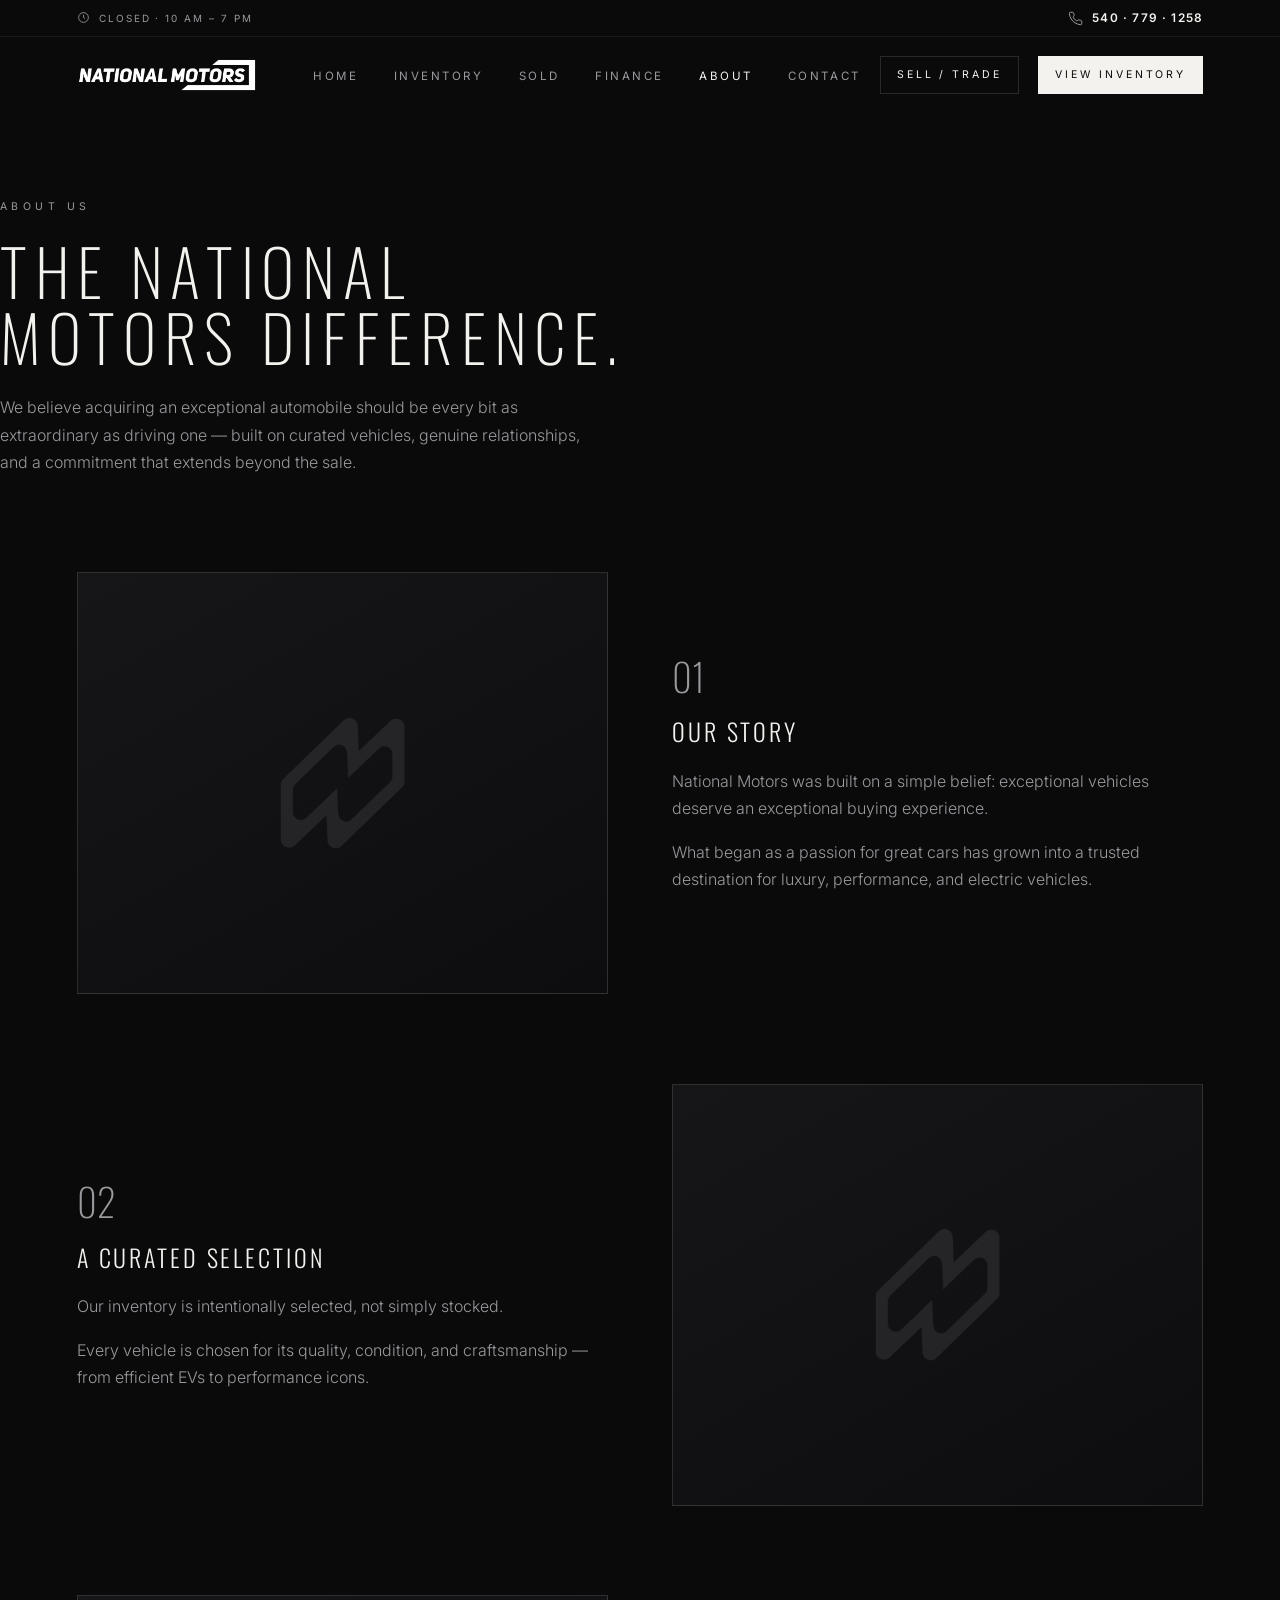
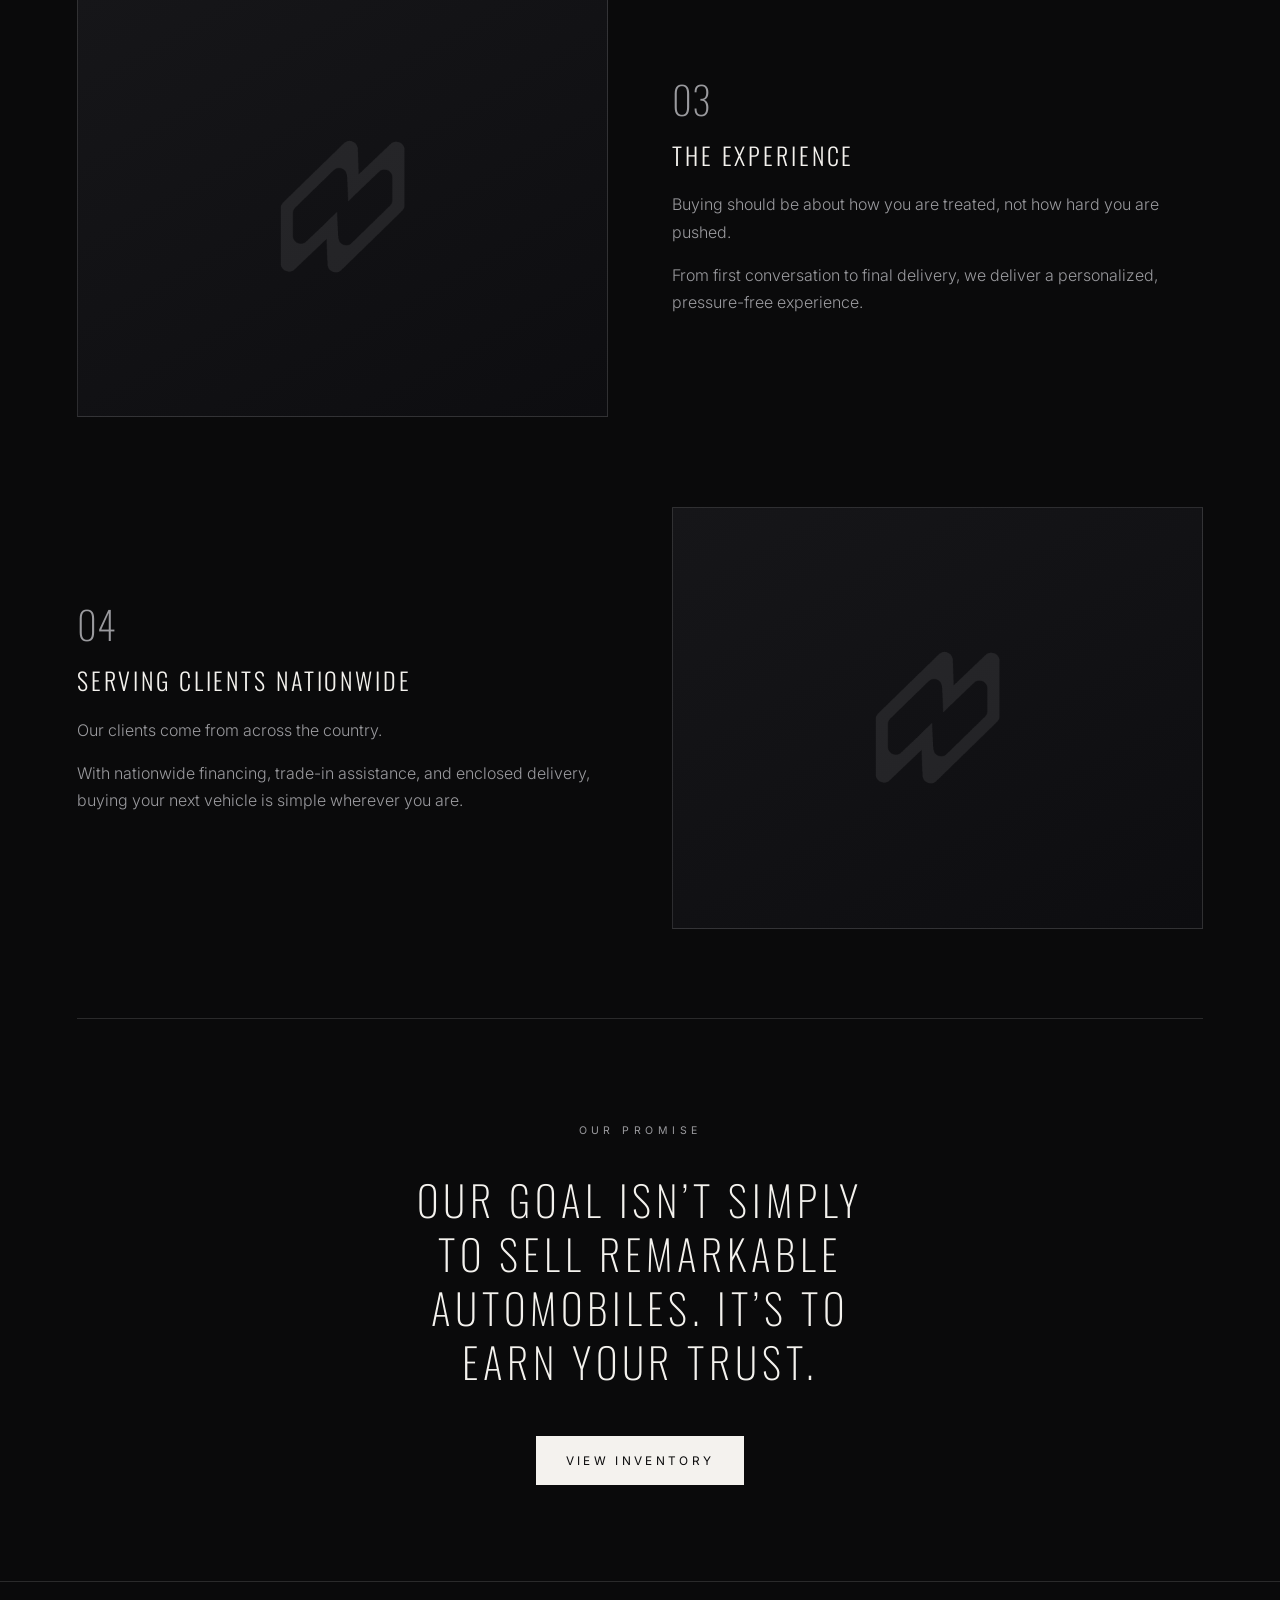
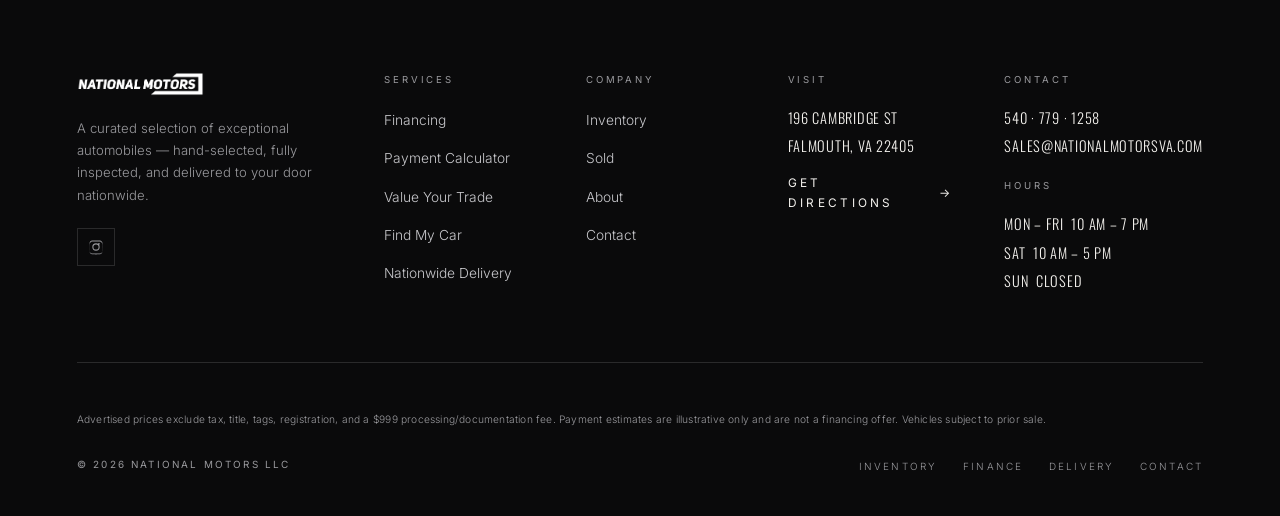
<file: about.html>
<!DOCTYPE html><html lang="en"><head><meta charset="UTF-8"><meta name="viewport" content="width=device-width, initial-scale=1"><title>About | National Motors</title><meta name="description" content="The National Motors difference — curated vehicles, genuine service, nationwide."><link rel="icon" href="assets/img/favicon.png"><link rel="preconnect" href="https://fonts.googleapis.com"><link rel="preconnect" href="https://fonts.gstatic.com" crossorigin><link href="https://fonts.googleapis.com/css2?family=Inter:wght@300;400;500&family=Oswald:wght@200;300;400;500&display=swap" rel="stylesheet"><link rel="stylesheet" href="assets/css/site.css"></head><body><header id="hd"><div class="util"><div class="wrap utilrow"><span class="ustatus"><svg class="x" viewBox="0 0 24 24" fill="none" stroke="currentColor" stroke-width="1.4"><circle cx="12" cy="12" r="9"/><path d="M12 7v5l3 2"/></svg><span id="today">Open</span></span><a class="uphone" href="tel:+15407791258"><svg class="x" viewBox="0 0 24 24" fill="none" stroke="currentColor" stroke-width="1.4"><path d="M22 16.9v3a2 2 0 01-2.2 2 19.8 19.8 0 01-8.6-3 19.5 19.5 0 01-6-6 19.8 19.8 0 01-3-8.6A2 2 0 014.1 2h3a2 2 0 012 1.7c.1.9.3 1.8.6 2.6a2 2 0 01-.5 2.1L8.1 9.9a16 16 0 006 6l1.5-1.1a2 2 0 012.1-.5c.8.3 1.7.5 2.6.6a2 2 0 011.7 2z"/></svg><b>540 · 779 · 1258</b></a></div></div><div class="wrap nav"><a href="index.html"><img class="logo" src="assets/img/wordmark.png" alt="National Motors"></a><div class="right"><ul><li><a class="n" href="index.html">Home</a></li><li><a class="n" href="inventory.html">Inventory</a></li><li><a class="n" href="sold.html">Sold</a></li><li><a class="n" href="financing.html">Finance</a></li><li><a class="n active" href="about.html">About</a></li><li><a class="n" href="contact.html">Contact</a></li></ul><a class="btn small" href="sell.html">Sell / Trade</a><a class="btn small fill" href="inventory.html">View Inventory</a><button class="navtoggle" id="mt">Menu</button></div></div></header><div class="mobile" id="mm"><button class="close" id="mc">✕</button><a href="index.html">Home</a><a href="inventory.html">Inventory</a><a href="sold.html">Sold</a><a href="financing.html">Finance</a><a href="about.html">About</a><a href="contact.html">Contact</a><a href="sell.html">Sell / Trade</a></div><div class="wrap page-head"><span class="eyebrow">About Us</span><h1>The National<br>Motors difference.</h1><p>We believe acquiring an exceptional automobile should be every bit as extraordinary as driving one — built on curated vehicles, genuine relationships, and a commitment that extends beyond the sale.</p></div><section style="padding-top:2rem"><div class="wrap"><div class="story rev"><div class="story-img"><img src="assets/img/monogram.png" alt=""></div><div><div class="n">01</div><h3>Our Story</h3><p>National Motors was built on a simple belief: exceptional vehicles deserve an exceptional buying experience.</p><p>What began as a passion for great cars has grown into a trusted destination for luxury, performance, and electric vehicles.</p></div></div><div class="story rev"><div class="story-img"><img src="assets/img/monogram.png" alt=""></div><div><div class="n">02</div><h3>A Curated Selection</h3><p>Our inventory is intentionally selected, not simply stocked.</p><p>Every vehicle is chosen for its quality, condition, and craftsmanship — from efficient EVs to performance icons.</p></div></div><div class="story rev"><div class="story-img"><img src="assets/img/monogram.png" alt=""></div><div><div class="n">03</div><h3>The Experience</h3><p>Buying should be about how you are treated, not how hard you are pushed.</p><p>From first conversation to final delivery, we deliver a personalized, pressure-free experience.</p></div></div><div class="story rev"><div class="story-img"><img src="assets/img/monogram.png" alt=""></div><div><div class="n">04</div><h3>Serving Clients Nationwide</h3><p>Our clients come from across the country.</p><p>With nationwide financing, trade-in assistance, and enclosed delivery, buying your next vehicle is simple wherever you are.</p></div></div><div class="promise rev"><span class="eyebrow" style="display:block;margin-bottom:2rem">Our Promise</span><p>Our goal isn’t simply to sell remarkable automobiles. It’s to earn your trust.</p><div class="center-cta" style="margin-top:3rem"><a class="btn fill" href="inventory.html">View Inventory</a></div></div></div></section><footer><div class="wrap"><div class="foot-grid"><div class="foot-brand"><img src="assets/img/wordmark.png" alt="National Motors"><p>A curated selection of exceptional automobiles — hand-selected, fully inspected, and delivered to your door nationwide.</p><div class="socials"><a href="https://instagram.com/nationalmotorsva" aria-label="Instagram"><svg viewBox="0 0 24 24"><path d="M12 2.2c3.2 0 3.6 0 4.9.07 1.17.05 1.8.25 2.23.41.56.22.96.48 1.38.9.42.42.68.82.9 1.38.16.42.36 1.06.41 2.23.06 1.27.07 1.65.07 4.86s0 3.6-.07 4.86c-.05 1.17-.25 1.8-.41 2.23-.22.56-.48.96-.9 1.38-.42.42-.82.68-1.38.9-.42.16-1.06.36-2.23.41-1.27.06-1.65.07-4.9.07s-3.6 0-4.86-.07c-1.17-.05-1.8-.25-2.23-.41a3.7 3.7 0 01-1.38-.9 3.7 3.7 0 01-.9-1.38c-.16-.42-.36-1.06-.41-2.23C2.21 15.6 2.2 15.2 2.2 12s0-3.6.07-4.86c.05-1.17.25-1.8.41-2.23.22-.56.48-.96.9-1.38.42-.42.82-.68 1.38-.9.42-.16 1.06-.36 2.23-.41C8.4 2.21 8.8 2.2 12 2.2m0 1.6c-3.15 0-3.52.01-4.76.07-1.15.05-1.77.24-2.19.41-.55.2-.94.47-1.35.88-.41.41-.68.8-.88 1.35-.17.42-.36 1.04-.41 2.19-.06 1.24-.07 1.61-.07 4.76s.01 3.52.07 4.76c.05 1.15.24 1.77.41 2.19.2.55.47.94.88 1.35.41.41.8.68 1.35.88.42.17 1.04.36 2.19.41 1.24.06 1.61.07 4.76.07s3.52-.01 4.76-.07c1.15-.05 1.77-.24 2.19-.41.55-.2.94-.47 1.35-.88.41-.41.68-.8.88-1.35.17-.42.36-1.04.41-2.19.06-1.24.07-1.61.07-4.76s-.01-3.52-.07-4.76c-.05-1.15-.24-1.77-.41-2.19a3.6 3.6 0 00-.88-1.35 3.6 3.6 0 00-1.35-.88c-.42-.17-1.04-.36-2.19-.41-1.24-.06-1.61-.07-4.76-.07m0 2.7a5.5 5.5 0 110 11 5.5 5.5 0 010-11m0 1.6a3.9 3.9 0 100 7.8 3.9 3.9 0 000-7.8m5.7-.9a1.28 1.28 0 11-2.56 0 1.28 1.28 0 012.56 0"/></svg></a></div></div><div class="foot-col"><h4>Services</h4><ul><li><a href="financing.html">Financing</a></li><li><a href="calculator.html">Payment Calculator</a></li><li><a href="sell.html">Value Your Trade</a></li><li><a href="source.html">Find My Car</a></li><li><a href="delivery.html">Nationwide Delivery</a></li></ul></div><div class="foot-col"><h4>Company</h4><ul><li><a href="inventory.html">Inventory</a></li><li><a href="sold.html">Sold</a></li><li><a href="about.html">About</a></li><li><a href="contact.html">Contact</a></li></ul></div><div class="foot-col"><h4>Visit</h4><span class="v">196 Cambridge St</span><span class="v">Falmouth, VA 22405</span><a class="link" style="margin-top:.6rem" href="https://maps.google.com/maps?q=196%20Cambridge%20St%20Falmouth%20VA%2022405">Get Directions <span class="ar">→</span></a></div><div class="foot-col"><h4>Contact</h4><a class="v" href="tel:+15407791258">540 · 779 · 1258</a><a class="v" href="mailto:sales@nationalmotorsva.com">sales@nationalmotorsva.com</a><h4>Hours</h4><span class="v">Mon – Fri&nbsp;&nbsp;10 AM – 7 PM</span><span class="v">Sat&nbsp;&nbsp;10 AM – 5 PM</span><span class="v">Sun&nbsp;&nbsp;Closed</span></div></div><div class="foot-bottom"><p class="disc">Advertised prices exclude tax, title, tags, registration, and a $999 processing/documentation fee. Payment estimates are illustrative only and are not a financing offer. Vehicles subject to prior sale.</p><div class="row2"><span class="c">© <span id="yr"></span> National Motors LLC</span><ul><li><a href="inventory.html">Inventory</a></li><li><a href="financing.html">Finance</a></li><li><a href="delivery.html">Delivery</a></li><li><a href="contact.html">Contact</a></li></ul></div></div></div></footer><script src="assets/js/data.js"></script><script src="https://feed.nationalmotorsva.com/data.js"></script><script src="assets/js/base.js"></script></body></html>
</file>
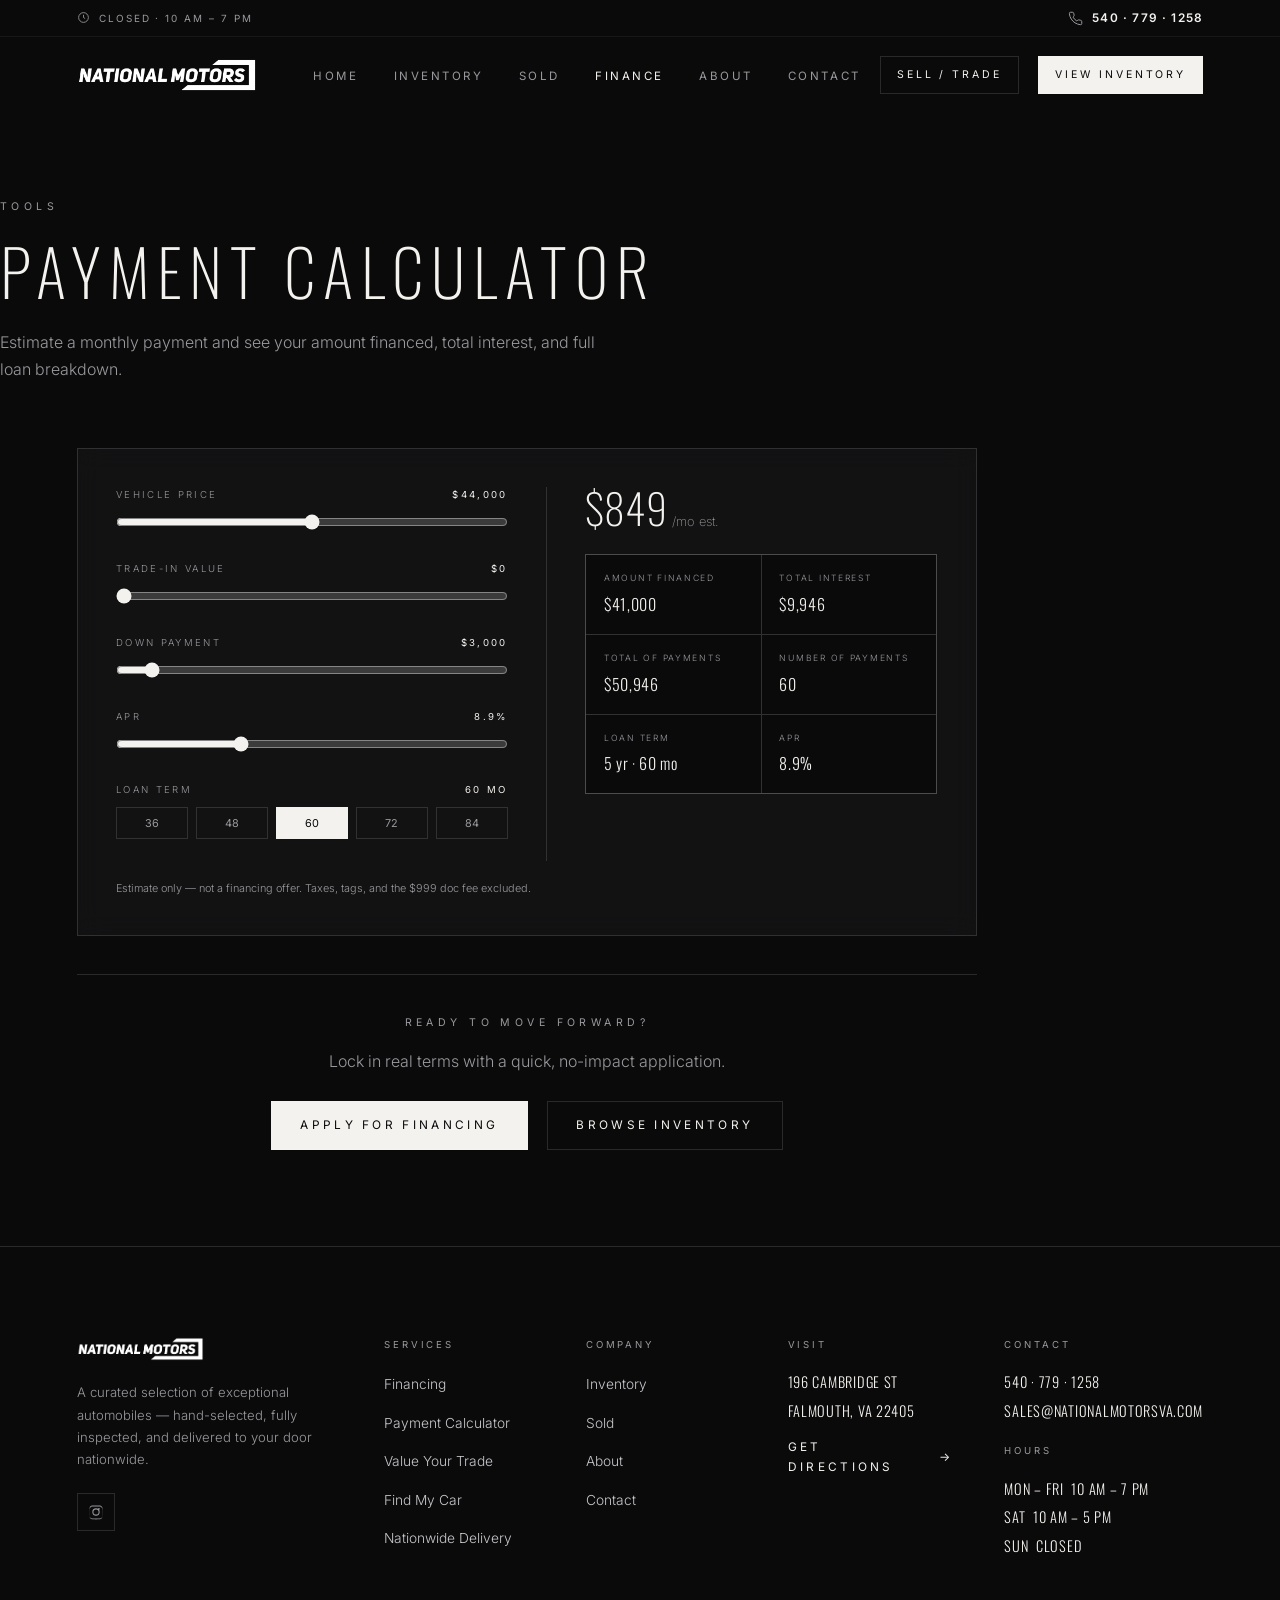
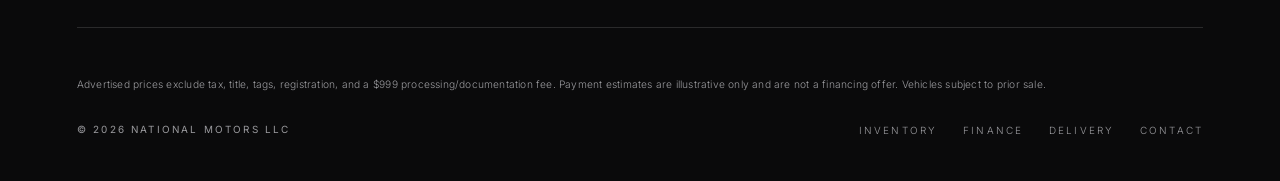
<file: calculator.html>
<!DOCTYPE html><html lang="en"><head><meta charset="UTF-8"><meta name="viewport" content="width=device-width, initial-scale=1"><title>Payment Calculator | National Motors</title><meta name="description" content="Estimate your monthly car payment with amount financed, interest, and loan breakdown."><link rel="icon" href="assets/img/favicon.png"><link rel="preconnect" href="https://fonts.googleapis.com"><link rel="preconnect" href="https://fonts.gstatic.com" crossorigin><link href="https://fonts.googleapis.com/css2?family=Inter:wght@300;400;500&family=Oswald:wght@200;300;400;500&display=swap" rel="stylesheet"><link rel="stylesheet" href="assets/css/site.css"></head><body><header id="hd"><div class="util"><div class="wrap utilrow"><span class="ustatus"><svg class="x" viewBox="0 0 24 24" fill="none" stroke="currentColor" stroke-width="1.4"><circle cx="12" cy="12" r="9"/><path d="M12 7v5l3 2"/></svg><span id="today">Open</span></span><a class="uphone" href="tel:+15407791258"><svg class="x" viewBox="0 0 24 24" fill="none" stroke="currentColor" stroke-width="1.4"><path d="M22 16.9v3a2 2 0 01-2.2 2 19.8 19.8 0 01-8.6-3 19.5 19.5 0 01-6-6 19.8 19.8 0 01-3-8.6A2 2 0 014.1 2h3a2 2 0 012 1.7c.1.9.3 1.8.6 2.6a2 2 0 01-.5 2.1L8.1 9.9a16 16 0 006 6l1.5-1.1a2 2 0 012.1-.5c.8.3 1.7.5 2.6.6a2 2 0 011.7 2z"/></svg><b>540 · 779 · 1258</b></a></div></div><div class="wrap nav"><a href="index.html"><img class="logo" src="assets/img/wordmark.png" alt="National Motors"></a><div class="right"><ul><li><a class="n" href="index.html">Home</a></li><li><a class="n" href="inventory.html">Inventory</a></li><li><a class="n" href="sold.html">Sold</a></li><li><a class="n active" href="financing.html">Finance</a></li><li><a class="n" href="about.html">About</a></li><li><a class="n" href="contact.html">Contact</a></li></ul><a class="btn small" href="sell.html">Sell / Trade</a><a class="btn small fill" href="inventory.html">View Inventory</a><button class="navtoggle" id="mt">Menu</button></div></div></header><div class="mobile" id="mm"><button class="close" id="mc">✕</button><a href="index.html">Home</a><a href="inventory.html">Inventory</a><a href="sold.html">Sold</a><a href="financing.html">Finance</a><a href="about.html">About</a><a href="contact.html">Contact</a><a href="sell.html">Sell / Trade</a></div><div class="wrap page-head"><span class="eyebrow">Tools</span><h1>Payment Calculator</h1><p>Estimate a monthly payment and see your amount financed, total interest, and full loan breakdown.</p></div><section style="padding-top:0"><div class="wrap"><div style="max-width:900px"><div class="calcmod glass"><div class="calc-grid"><div class="calc-controls"><div class="f"><div class="l"><span>Vehicle Price</span><b class="v-price"></b></div><input type="range" class="c-price" min="8000" max="80000" step="500"></div><div class="f"><div class="l"><span>Trade-In Value</span><b class="v-trade"></b></div><input type="range" class="c-trade" min="0" max="40000" step="250"></div><div class="f"><div class="l"><span>Down Payment</span><b class="v-down"></b></div><input type="range" class="c-down" min="0" max="40000" step="250"></div><div class="f"><div class="l"><span>APR</span><b class="v-apr"></b></div><input type="range" class="c-apr" min="3" max="22" step="0.1"></div><div class="f"><div class="l"><span>Loan Term</span><b class="v-term"></b></div><div class="terms c-terms"><button data-n="36">36</button><button data-n="48">48</button><button data-n="60" aria-pressed="true">60</button><button data-n="72">72</button><button data-n="84">84</button></div></div></div><div class="calc-results"><div class="est"><span class="r-monthly">$0</span><small>/mo est.</small></div><dl class="rgrid"><div><dt>Amount Financed</dt><dd class="r-financed"></dd></div><div><dt>Total Interest</dt><dd class="r-interest"></dd></div><div><dt>Total of Payments</dt><dd class="r-total"></dd></div><div><dt>Number of Payments</dt><dd class="r-count"></dd></div><div><dt>Loan Term</dt><dd class="r-termout"></dd></div><div><dt>APR</dt><dd class="r-apr"></dd></div></dl></div></div><div class="disc">Estimate only — not a financing offer. Taxes, tags, and the $999 doc fee excluded.</div></div><div class="estcta rev"><span class="eyebrow">Ready To Move Forward?</span><p>Lock in real terms with a quick, no-impact application.</p><div class="estcta-btns"><a class="btn fill" href="financing.html">Apply For Financing</a><a class="btn" href="inventory.html">Browse Inventory</a></div></div></div></div></section><footer><div class="wrap"><div class="foot-grid"><div class="foot-brand"><img src="assets/img/wordmark.png" alt="National Motors"><p>A curated selection of exceptional automobiles — hand-selected, fully inspected, and delivered to your door nationwide.</p><div class="socials"><a href="https://instagram.com/nationalmotorsva" aria-label="Instagram"><svg viewBox="0 0 24 24"><path d="M12 2.2c3.2 0 3.6 0 4.9.07 1.17.05 1.8.25 2.23.41.56.22.96.48 1.38.9.42.42.68.82.9 1.38.16.42.36 1.06.41 2.23.06 1.27.07 1.65.07 4.86s0 3.6-.07 4.86c-.05 1.17-.25 1.8-.41 2.23-.22.56-.48.96-.9 1.38-.42.42-.82.68-1.38.9-.42.16-1.06.36-2.23.41-1.27.06-1.65.07-4.9.07s-3.6 0-4.86-.07c-1.17-.05-1.8-.25-2.23-.41a3.7 3.7 0 01-1.38-.9 3.7 3.7 0 01-.9-1.38c-.16-.42-.36-1.06-.41-2.23C2.21 15.6 2.2 15.2 2.2 12s0-3.6.07-4.86c.05-1.17.25-1.8.41-2.23.22-.56.48-.96.9-1.38.42-.42.82-.68 1.38-.9.42-.16 1.06-.36 2.23-.41C8.4 2.21 8.8 2.2 12 2.2m0 1.6c-3.15 0-3.52.01-4.76.07-1.15.05-1.77.24-2.19.41-.55.2-.94.47-1.35.88-.41.41-.68.8-.88 1.35-.17.42-.36 1.04-.41 2.19-.06 1.24-.07 1.61-.07 4.76s.01 3.52.07 4.76c.05 1.15.24 1.77.41 2.19.2.55.47.94.88 1.35.41.41.8.68 1.35.88.42.17 1.04.36 2.19.41 1.24.06 1.61.07 4.76.07s3.52-.01 4.76-.07c1.15-.05 1.77-.24 2.19-.41.55-.2.94-.47 1.35-.88.41-.41.68-.8.88-1.35.17-.42.36-1.04.41-2.19.06-1.24.07-1.61.07-4.76s-.01-3.52-.07-4.76c-.05-1.15-.24-1.77-.41-2.19a3.6 3.6 0 00-.88-1.35 3.6 3.6 0 00-1.35-.88c-.42-.17-1.04-.36-2.19-.41-1.24-.06-1.61-.07-4.76-.07m0 2.7a5.5 5.5 0 110 11 5.5 5.5 0 010-11m0 1.6a3.9 3.9 0 100 7.8 3.9 3.9 0 000-7.8m5.7-.9a1.28 1.28 0 11-2.56 0 1.28 1.28 0 012.56 0"/></svg></a></div></div><div class="foot-col"><h4>Services</h4><ul><li><a href="financing.html">Financing</a></li><li><a href="calculator.html">Payment Calculator</a></li><li><a href="sell.html">Value Your Trade</a></li><li><a href="source.html">Find My Car</a></li><li><a href="delivery.html">Nationwide Delivery</a></li></ul></div><div class="foot-col"><h4>Company</h4><ul><li><a href="inventory.html">Inventory</a></li><li><a href="sold.html">Sold</a></li><li><a href="about.html">About</a></li><li><a href="contact.html">Contact</a></li></ul></div><div class="foot-col"><h4>Visit</h4><span class="v">196 Cambridge St</span><span class="v">Falmouth, VA 22405</span><a class="link" style="margin-top:.6rem" href="https://maps.google.com/maps?q=196%20Cambridge%20St%20Falmouth%20VA%2022405">Get Directions <span class="ar">→</span></a></div><div class="foot-col"><h4>Contact</h4><a class="v" href="tel:+15407791258">540 · 779 · 1258</a><a class="v" href="mailto:sales@nationalmotorsva.com">sales@nationalmotorsva.com</a><h4>Hours</h4><span class="v">Mon – Fri&nbsp;&nbsp;10 AM – 7 PM</span><span class="v">Sat&nbsp;&nbsp;10 AM – 5 PM</span><span class="v">Sun&nbsp;&nbsp;Closed</span></div></div><div class="foot-bottom"><p class="disc">Advertised prices exclude tax, title, tags, registration, and a $999 processing/documentation fee. Payment estimates are illustrative only and are not a financing offer. Vehicles subject to prior sale.</p><div class="row2"><span class="c">© <span id="yr"></span> National Motors LLC</span><ul><li><a href="inventory.html">Inventory</a></li><li><a href="financing.html">Finance</a></li><li><a href="delivery.html">Delivery</a></li><li><a href="contact.html">Contact</a></li></ul></div></div></div></footer><script src="assets/js/data.js"></script><script src="https://feed.nationalmotorsva.com/data.js"></script><script src="assets/js/base.js"></script><script src="assets/js/calc.js"></script></body></html>
</file>
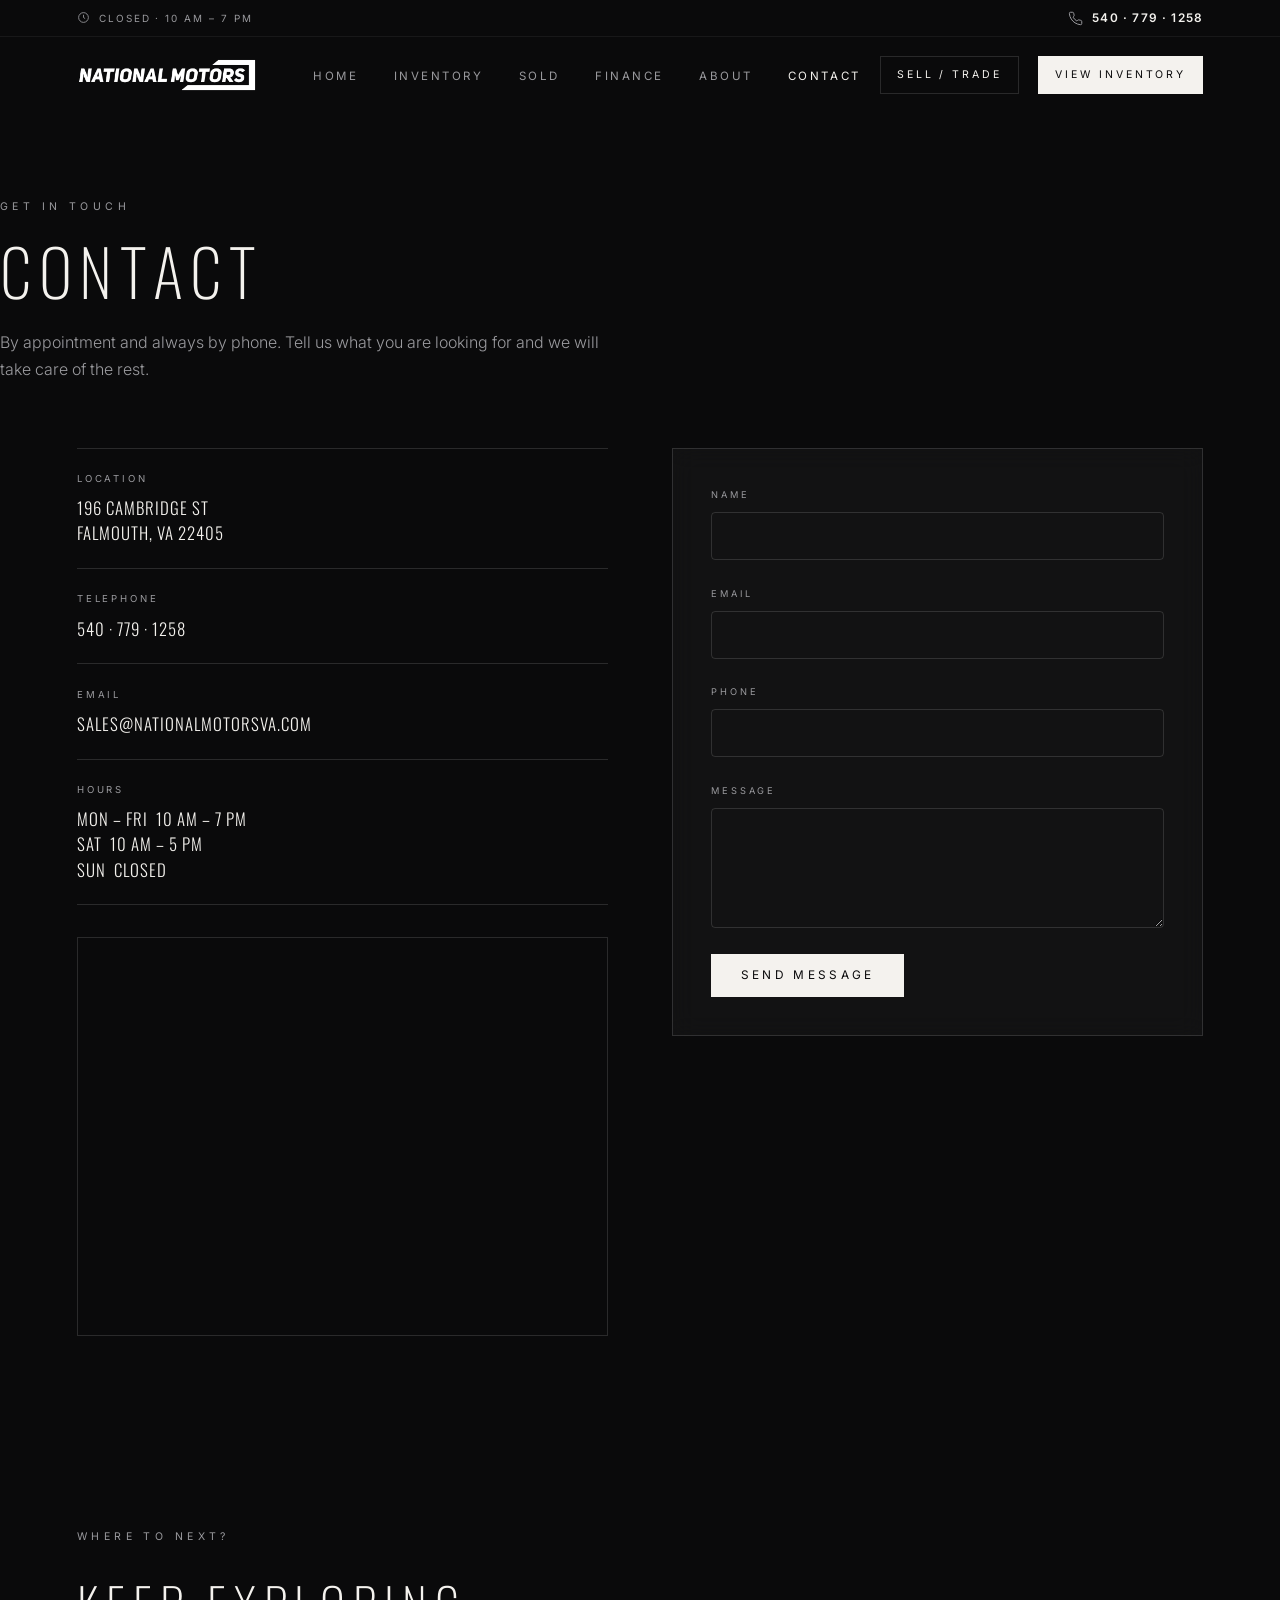
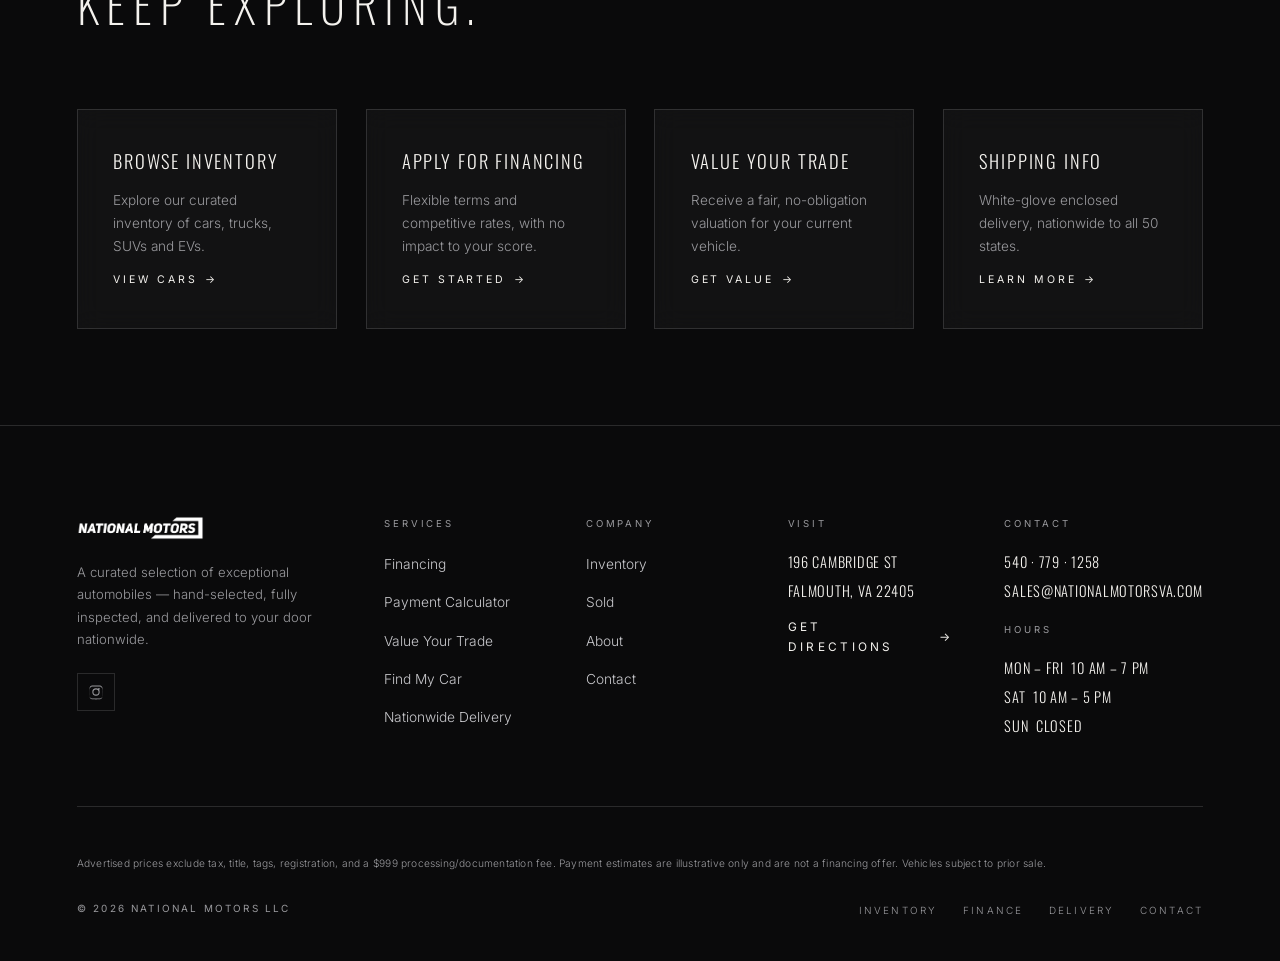
<file: contact.html>
<!DOCTYPE html><html lang="en"><head><meta charset="UTF-8"><meta name="viewport" content="width=device-width, initial-scale=1"><title>Contact | National Motors</title><meta name="description" content="Contact National Motors — location, hours, and message us."><link rel="icon" href="assets/img/favicon.png"><link rel="preconnect" href="https://fonts.googleapis.com"><link rel="preconnect" href="https://fonts.gstatic.com" crossorigin><link href="https://fonts.googleapis.com/css2?family=Inter:wght@300;400;500&family=Oswald:wght@200;300;400;500&display=swap" rel="stylesheet"><link rel="stylesheet" href="assets/css/site.css"></head><body><header id="hd"><div class="util"><div class="wrap utilrow"><span class="ustatus"><svg class="x" viewBox="0 0 24 24" fill="none" stroke="currentColor" stroke-width="1.4"><circle cx="12" cy="12" r="9"/><path d="M12 7v5l3 2"/></svg><span id="today">Open</span></span><a class="uphone" href="tel:+15407791258"><svg class="x" viewBox="0 0 24 24" fill="none" stroke="currentColor" stroke-width="1.4"><path d="M22 16.9v3a2 2 0 01-2.2 2 19.8 19.8 0 01-8.6-3 19.5 19.5 0 01-6-6 19.8 19.8 0 01-3-8.6A2 2 0 014.1 2h3a2 2 0 012 1.7c.1.9.3 1.8.6 2.6a2 2 0 01-.5 2.1L8.1 9.9a16 16 0 006 6l1.5-1.1a2 2 0 012.1-.5c.8.3 1.7.5 2.6.6a2 2 0 011.7 2z"/></svg><b>540 · 779 · 1258</b></a></div></div><div class="wrap nav"><a href="index.html"><img class="logo" src="assets/img/wordmark.png" alt="National Motors"></a><div class="right"><ul><li><a class="n" href="index.html">Home</a></li><li><a class="n" href="inventory.html">Inventory</a></li><li><a class="n" href="sold.html">Sold</a></li><li><a class="n" href="financing.html">Finance</a></li><li><a class="n" href="about.html">About</a></li><li><a class="n active" href="contact.html">Contact</a></li></ul><a class="btn small" href="sell.html">Sell / Trade</a><a class="btn small fill" href="inventory.html">View Inventory</a><button class="navtoggle" id="mt">Menu</button></div></div></header><div class="mobile" id="mm"><button class="close" id="mc">✕</button><a href="index.html">Home</a><a href="inventory.html">Inventory</a><a href="sold.html">Sold</a><a href="financing.html">Finance</a><a href="about.html">About</a><a href="contact.html">Contact</a><a href="sell.html">Sell / Trade</a></div><div class="wrap page-head"><span class="eyebrow">Get in Touch</span><h1>Contact</h1><p>By appointment and always by phone. Tell us what you are looking for and we will take care of the rest.</p></div><section style="padding-top:0"><div class="wrap"><div class="split"><div><dl class="cinfo"><div class="row"><dt>Location</dt><dd>196 Cambridge St<br>Falmouth, VA 22405</dd></div><div class="row"><dt>Telephone</dt><dd><a href="tel:+15407791258">540 · 779 · 1258</a></dd></div><div class="row"><dt>Email</dt><dd><a href="mailto:sales@nationalmotorsva.com">sales@nationalmotorsva.com</a></dd></div><div class="row"><dt>Hours</dt><dd>Mon – Fri&nbsp;&nbsp;10 AM – 7 PM<br>Sat&nbsp;&nbsp;10 AM – 5 PM<br>Sun&nbsp;&nbsp;Closed</dd></div></dl><div class="map"><iframe title="Map" loading="lazy" referrerpolicy="no-referrer-when-downgrade" src="https://maps.google.com/maps?q=196%20Cambridge%20St%20Falmouth%20VA%2022405&z=15&output=embed"></iframe></div></div><div><form class="form glass" data-demo data-ok="Thank you — we will reply shortly."><div class="field"><label>Name</label><input required></div><div class="field"><label>Email</label><input type="email" required></div><div class="field"><label>Phone</label><input type="tel"></div><div class="field"><label>Message</label><textarea id="contact-msg" required></textarea></div><button class="btn fill" type="submit">Send Message</button><div class="form-ok"></div></form></div></div></div></section><section><div class="wrap"><div class="sec-top rev"><div><span class="eyebrow">Where To Next?</span><h2>Keep exploring.</h2></div></div><div class="next-grid"><a class="nextcard glass rev" href="inventory.html"><h3>Browse Inventory</h3><p>Explore our curated inventory of cars, trucks, SUVs and EVs.</p><span class="link">View Cars <span class="ar">→</span></span></a><a class="nextcard glass rev" href="financing.html"><h3>Apply For Financing</h3><p>Flexible terms and competitive rates, with no impact to your score.</p><span class="link">Get Started <span class="ar">→</span></span></a><a class="nextcard glass rev" href="sell.html"><h3>Value Your Trade</h3><p>Receive a fair, no-obligation valuation for your current vehicle.</p><span class="link">Get Value <span class="ar">→</span></span></a><a class="nextcard glass rev" href="delivery.html"><h3>Shipping Info</h3><p>White-glove enclosed delivery, nationwide to all 50 states.</p><span class="link">Learn More <span class="ar">→</span></span></a></div></div></section><footer><div class="wrap"><div class="foot-grid"><div class="foot-brand"><img src="assets/img/wordmark.png" alt="National Motors"><p>A curated selection of exceptional automobiles — hand-selected, fully inspected, and delivered to your door nationwide.</p><div class="socials"><a href="https://instagram.com/nationalmotorsva" aria-label="Instagram"><svg viewBox="0 0 24 24"><path d="M12 2.2c3.2 0 3.6 0 4.9.07 1.17.05 1.8.25 2.23.41.56.22.96.48 1.38.9.42.42.68.82.9 1.38.16.42.36 1.06.41 2.23.06 1.27.07 1.65.07 4.86s0 3.6-.07 4.86c-.05 1.17-.25 1.8-.41 2.23-.22.56-.48.96-.9 1.38-.42.42-.82.68-1.38.9-.42.16-1.06.36-2.23.41-1.27.06-1.65.07-4.9.07s-3.6 0-4.86-.07c-1.17-.05-1.8-.25-2.23-.41a3.7 3.7 0 01-1.38-.9 3.7 3.7 0 01-.9-1.38c-.16-.42-.36-1.06-.41-2.23C2.21 15.6 2.2 15.2 2.2 12s0-3.6.07-4.86c.05-1.17.25-1.8.41-2.23.22-.56.48-.96.9-1.38.42-.42.82-.68 1.38-.9.42-.16 1.06-.36 2.23-.41C8.4 2.21 8.8 2.2 12 2.2m0 1.6c-3.15 0-3.52.01-4.76.07-1.15.05-1.77.24-2.19.41-.55.2-.94.47-1.35.88-.41.41-.68.8-.88 1.35-.17.42-.36 1.04-.41 2.19-.06 1.24-.07 1.61-.07 4.76s.01 3.52.07 4.76c.05 1.15.24 1.77.41 2.19.2.55.47.94.88 1.35.41.41.8.68 1.35.88.42.17 1.04.36 2.19.41 1.24.06 1.61.07 4.76.07s3.52-.01 4.76-.07c1.15-.05 1.77-.24 2.19-.41.55-.2.94-.47 1.35-.88.41-.41.68-.8.88-1.35.17-.42.36-1.04.41-2.19.06-1.24.07-1.61.07-4.76s-.01-3.52-.07-4.76c-.05-1.15-.24-1.77-.41-2.19a3.6 3.6 0 00-.88-1.35 3.6 3.6 0 00-1.35-.88c-.42-.17-1.04-.36-2.19-.41-1.24-.06-1.61-.07-4.76-.07m0 2.7a5.5 5.5 0 110 11 5.5 5.5 0 010-11m0 1.6a3.9 3.9 0 100 7.8 3.9 3.9 0 000-7.8m5.7-.9a1.28 1.28 0 11-2.56 0 1.28 1.28 0 012.56 0"/></svg></a></div></div><div class="foot-col"><h4>Services</h4><ul><li><a href="financing.html">Financing</a></li><li><a href="calculator.html">Payment Calculator</a></li><li><a href="sell.html">Value Your Trade</a></li><li><a href="source.html">Find My Car</a></li><li><a href="delivery.html">Nationwide Delivery</a></li></ul></div><div class="foot-col"><h4>Company</h4><ul><li><a href="inventory.html">Inventory</a></li><li><a href="sold.html">Sold</a></li><li><a href="about.html">About</a></li><li><a href="contact.html">Contact</a></li></ul></div><div class="foot-col"><h4>Visit</h4><span class="v">196 Cambridge St</span><span class="v">Falmouth, VA 22405</span><a class="link" style="margin-top:.6rem" href="https://maps.google.com/maps?q=196%20Cambridge%20St%20Falmouth%20VA%2022405">Get Directions <span class="ar">→</span></a></div><div class="foot-col"><h4>Contact</h4><a class="v" href="tel:+15407791258">540 · 779 · 1258</a><a class="v" href="mailto:sales@nationalmotorsva.com">sales@nationalmotorsva.com</a><h4>Hours</h4><span class="v">Mon – Fri&nbsp;&nbsp;10 AM – 7 PM</span><span class="v">Sat&nbsp;&nbsp;10 AM – 5 PM</span><span class="v">Sun&nbsp;&nbsp;Closed</span></div></div><div class="foot-bottom"><p class="disc">Advertised prices exclude tax, title, tags, registration, and a $999 processing/documentation fee. Payment estimates are illustrative only and are not a financing offer. Vehicles subject to prior sale.</p><div class="row2"><span class="c">© <span id="yr"></span> National Motors LLC</span><ul><li><a href="inventory.html">Inventory</a></li><li><a href="financing.html">Finance</a></li><li><a href="delivery.html">Delivery</a></li><li><a href="contact.html">Contact</a></li></ul></div></div></div></footer><script src="assets/js/data.js"></script><script src="https://feed.nationalmotorsva.com/data.js"></script><script src="assets/js/base.js"></script><script src="assets/js/contact.js"></script></body></html>
</file>
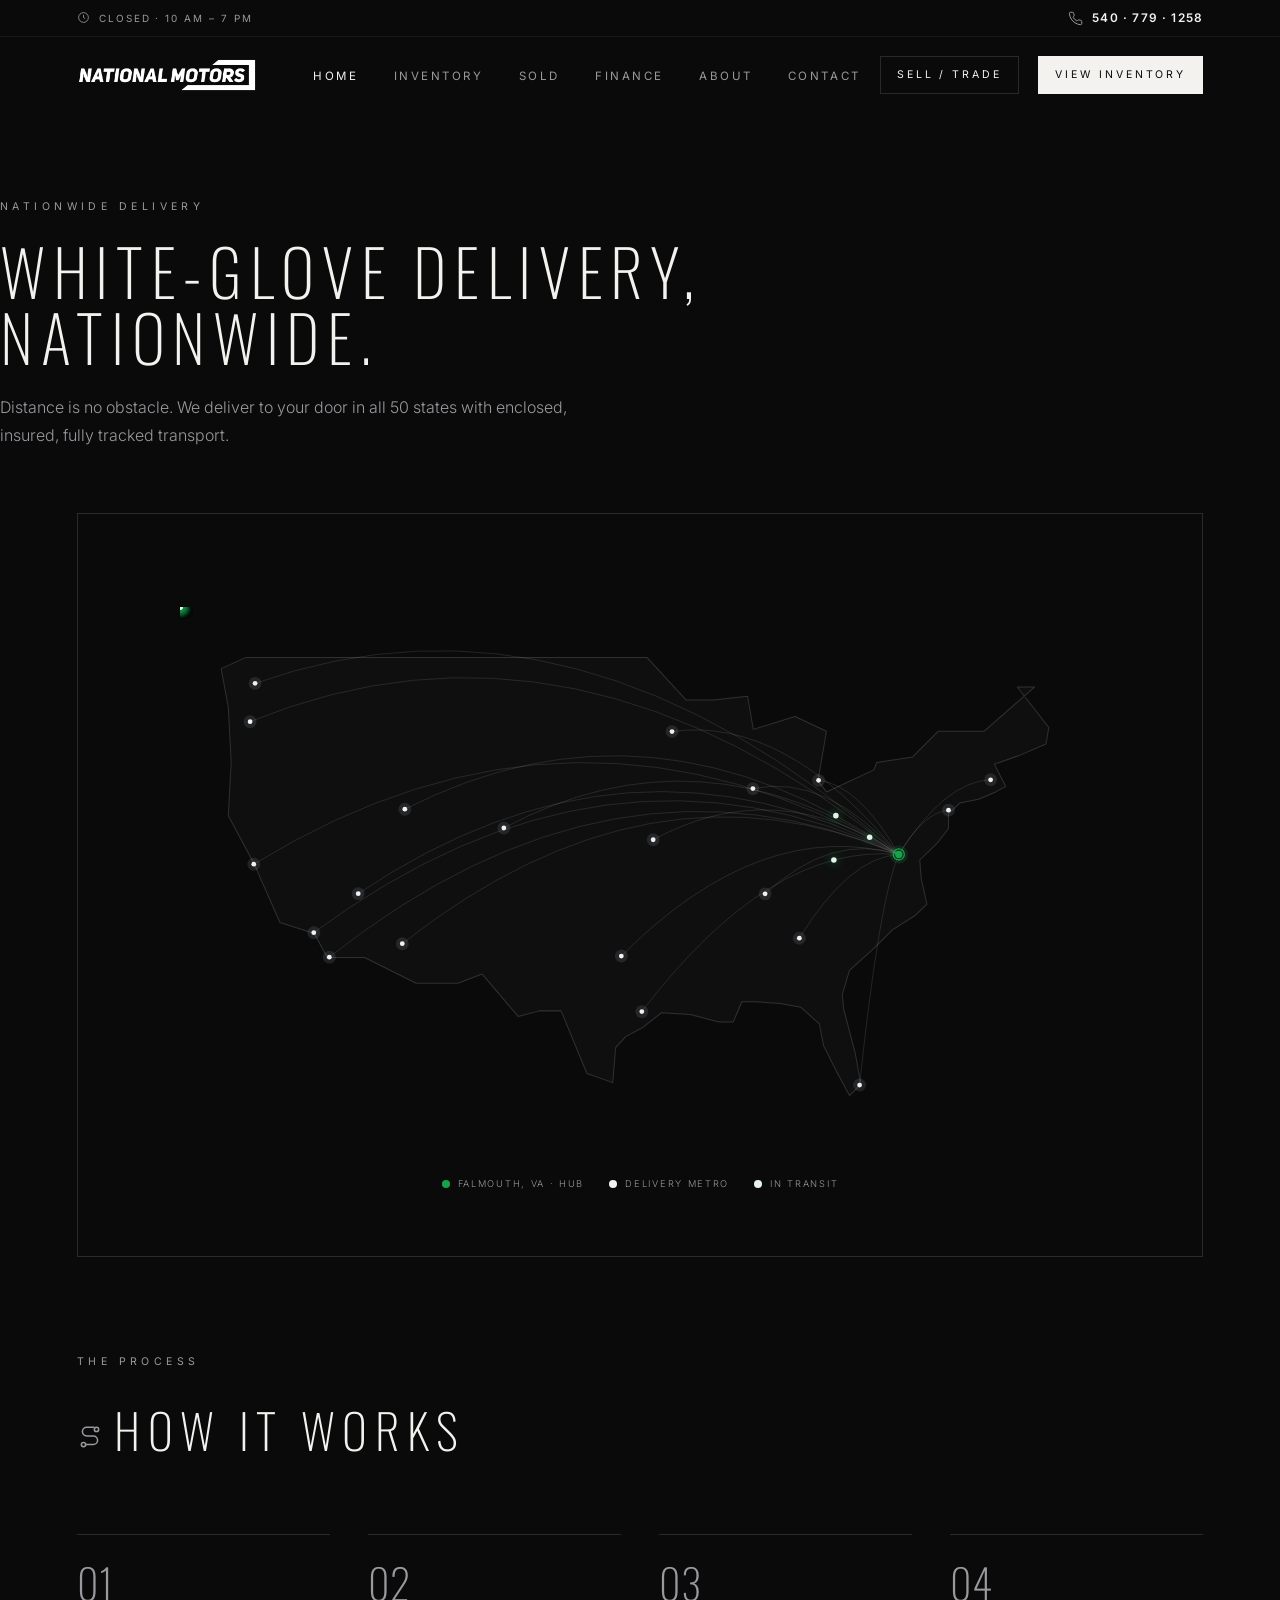
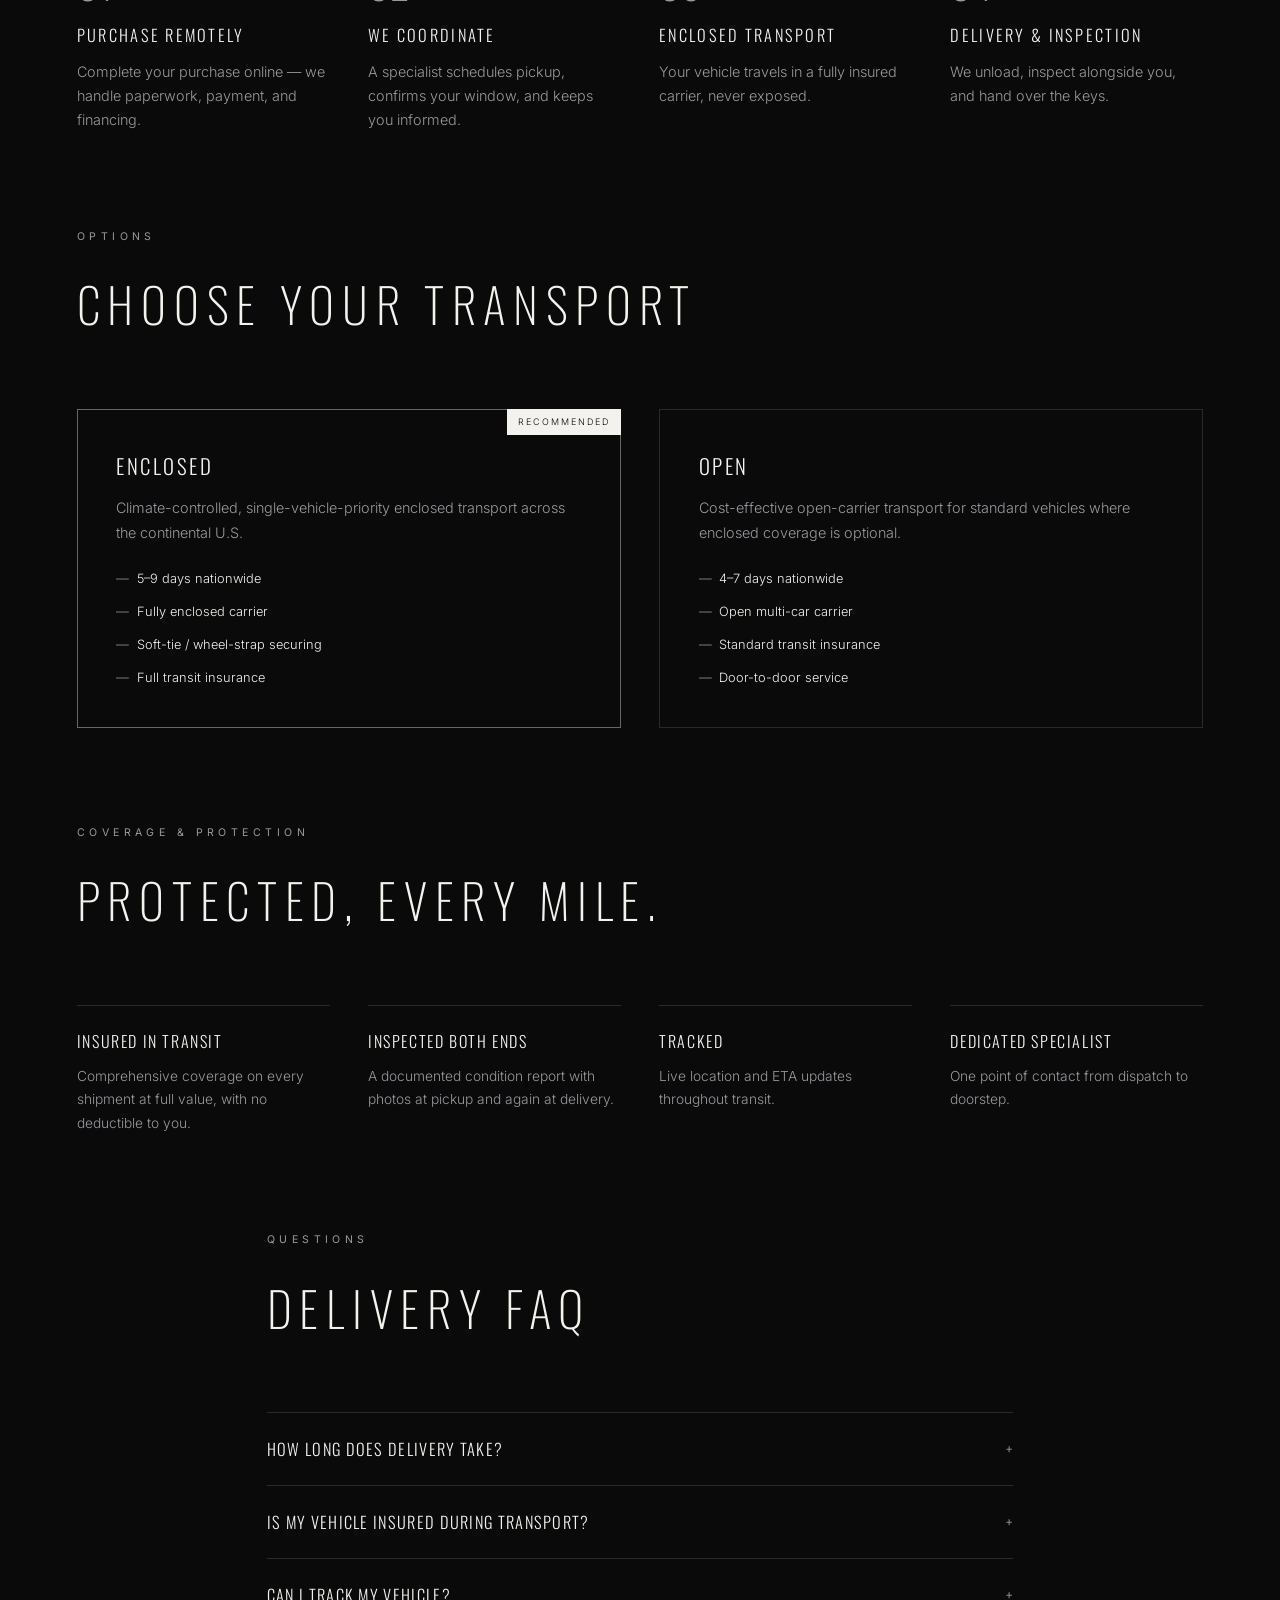
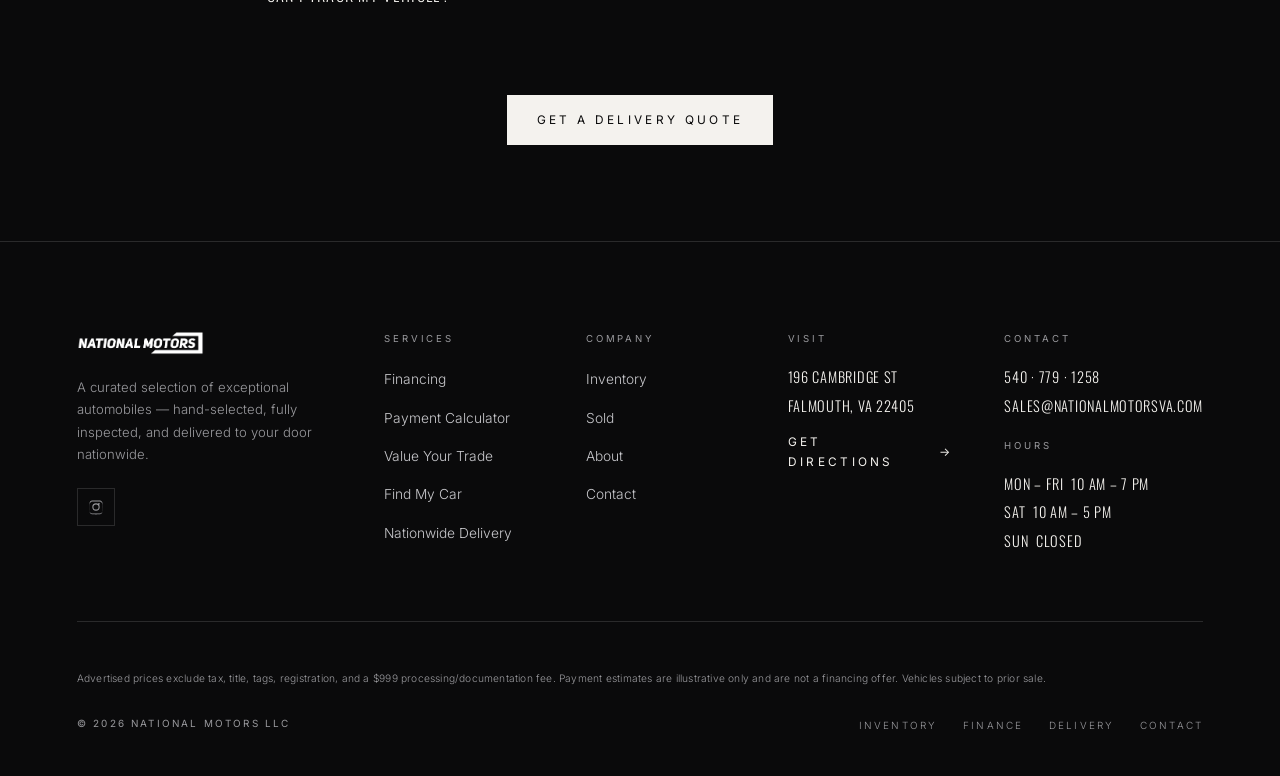
<file: delivery.html>
<!DOCTYPE html><html lang="en"><head><meta charset="UTF-8"><meta name="viewport" content="width=device-width, initial-scale=1"><title>Nationwide Delivery | National Motors</title><meta name="description" content="White-glove, enclosed, insured nationwide vehicle delivery to all 50 states."><link rel="icon" href="assets/img/favicon.png"><link rel="preconnect" href="https://fonts.googleapis.com"><link rel="preconnect" href="https://fonts.gstatic.com" crossorigin><link href="https://fonts.googleapis.com/css2?family=Inter:wght@300;400;500&family=Oswald:wght@200;300;400;500&display=swap" rel="stylesheet"><link rel="stylesheet" href="assets/css/site.css"></head><body><header id="hd"><div class="util"><div class="wrap utilrow"><span class="ustatus"><svg class="x" viewBox="0 0 24 24" fill="none" stroke="currentColor" stroke-width="1.4"><circle cx="12" cy="12" r="9"/><path d="M12 7v5l3 2"/></svg><span id="today">Open</span></span><a class="uphone" href="tel:+15407791258"><svg class="x" viewBox="0 0 24 24" fill="none" stroke="currentColor" stroke-width="1.4"><path d="M22 16.9v3a2 2 0 01-2.2 2 19.8 19.8 0 01-8.6-3 19.5 19.5 0 01-6-6 19.8 19.8 0 01-3-8.6A2 2 0 014.1 2h3a2 2 0 012 1.7c.1.9.3 1.8.6 2.6a2 2 0 01-.5 2.1L8.1 9.9a16 16 0 006 6l1.5-1.1a2 2 0 012.1-.5c.8.3 1.7.5 2.6.6a2 2 0 011.7 2z"/></svg><b>540 · 779 · 1258</b></a></div></div><div class="wrap nav"><a href="index.html"><img class="logo" src="assets/img/wordmark.png" alt="National Motors"></a><div class="right"><ul><li><a class="n active" href="index.html">Home</a></li><li><a class="n" href="inventory.html">Inventory</a></li><li><a class="n" href="sold.html">Sold</a></li><li><a class="n" href="financing.html">Finance</a></li><li><a class="n" href="about.html">About</a></li><li><a class="n" href="contact.html">Contact</a></li></ul><a class="btn small" href="sell.html">Sell / Trade</a><a class="btn small fill" href="inventory.html">View Inventory</a><button class="navtoggle" id="mt">Menu</button></div></div></header><div class="mobile" id="mm"><button class="close" id="mc">✕</button><a href="index.html">Home</a><a href="inventory.html">Inventory</a><a href="sold.html">Sold</a><a href="financing.html">Finance</a><a href="about.html">About</a><a href="contact.html">Contact</a><a href="sell.html">Sell / Trade</a></div><div class="wrap page-head"><span class="eyebrow">Nationwide Delivery</span><h1>White-glove delivery,<br>nationwide.</h1><p>Distance is no obstacle. We deliver to your door in all 50 states with enclosed, insured, fully tracked transport.</p></div><section style="padding-top:0"><div class="wrap"><div class="dband rev"><div class="usmap-wrap"></div></div></div></section><section style="padding-top:0"><div class="wrap"><div class="sec-top rev"><div><span class="eyebrow">The Process</span><h2><svg class="h2ico" viewBox="0 0 24 24" fill="none" stroke="currentColor" stroke-width="1.4"><circle cx="6" cy="19" r="2"/><circle cx="18" cy="5" r="2"/><path d="M8 19h7a4 4 0 000-8H9a4 4 0 010-8h7"/></svg>How It Works</h2></div></div><div class="steps"><div class="step rev"><div class="n">01</div><h3>Purchase Remotely</h3><p>Complete your purchase online — we handle paperwork, payment, and financing.</p></div><div class="step rev" style="transition-delay:.08s"><div class="n">02</div><h3>We Coordinate</h3><p>A specialist schedules pickup, confirms your window, and keeps you informed.</p></div><div class="step rev" style="transition-delay:.16s"><div class="n">03</div><h3>Enclosed Transport</h3><p>Your vehicle travels in a fully insured carrier, never exposed.</p></div><div class="step rev" style="transition-delay:.24s"><div class="n">04</div><h3>Delivery & Inspection</h3><p>We unload, inspect alongside you, and hand over the keys.</p></div></div></div></section><section style="padding-top:0"><div class="wrap"><div class="sec-top rev"><div><span class="eyebrow">Options</span><h2>Choose Your Transport</h2></div></div><div class="transport"><div class="tcard rec rev"><span class="tag">Recommended</span><h3>Enclosed</h3><p>Climate-controlled, single-vehicle-priority enclosed transport across the continental U.S.</p><ul><li>5–9 days nationwide</li><li>Fully enclosed carrier</li><li>Soft-tie / wheel-strap securing</li><li>Full transit insurance</li></ul></div><div class="tcard rev"><h3>Open</h3><p>Cost-effective open-carrier transport for standard vehicles where enclosed coverage is optional.</p><ul><li>4–7 days nationwide</li><li>Open multi-car carrier</li><li>Standard transit insurance</li><li>Door-to-door service</li></ul></div></div></div></section><section style="padding-top:0"><div class="wrap"><div class="sec-top rev"><div><span class="eyebrow">Coverage & Protection</span><h2>Protected, every mile.</h2></div></div><div class="protect"><div class="p rev"><h3>Insured In Transit</h3><p>Comprehensive coverage on every shipment at full value, with no deductible to you.</p></div><div class="p rev"><h3>Inspected Both Ends</h3><p>A documented condition report with photos at pickup and again at delivery.</p></div><div class="p rev"><h3>Tracked</h3><p>Live location and ETA updates throughout transit.</p></div><div class="p rev"><h3>Dedicated Specialist</h3><p>One point of contact from dispatch to doorstep.</p></div></div></div></section><section style="padding-top:0"><div class="wrap" style="max-width:900px"><div class="sec-top rev"><div><span class="eyebrow">Questions</span><h2>Delivery FAQ</h2></div></div><div class="faq-item"><button class="faq-q" aria-expanded="false"><span>How long does delivery take?</span><span class="pm">+</span></button><div class="faq-a"><p>Enclosed transport typically takes 5–9 days depending on distance; open transport is often a day or two quicker. Your specialist provides a firm window before dispatch.</p></div></div><div class="faq-item"><button class="faq-q" aria-expanded="false"><span>Is my vehicle insured during transport?</span><span class="pm">+</span></button><div class="faq-a"><p>Yes. Every shipment carries comprehensive cargo insurance at full value, with no deductible, active from load to signed delivery.</p></div></div><div class="faq-item"><button class="faq-q" aria-expanded="false"><span>Can I track my vehicle?</span><span class="pm">+</span></button><div class="faq-a"><p>Absolutely. Your specialist provides live location and ETA updates throughout the journey.</p></div></div><div class="center-cta rev" style="margin-top:4rem"><a class="btn fill" href="contact.html">Get a Delivery Quote</a></div></div></section><footer><div class="wrap"><div class="foot-grid"><div class="foot-brand"><img src="assets/img/wordmark.png" alt="National Motors"><p>A curated selection of exceptional automobiles — hand-selected, fully inspected, and delivered to your door nationwide.</p><div class="socials"><a href="https://instagram.com/nationalmotorsva" aria-label="Instagram"><svg viewBox="0 0 24 24"><path d="M12 2.2c3.2 0 3.6 0 4.9.07 1.17.05 1.8.25 2.23.41.56.22.96.48 1.38.9.42.42.68.82.9 1.38.16.42.36 1.06.41 2.23.06 1.27.07 1.65.07 4.86s0 3.6-.07 4.86c-.05 1.17-.25 1.8-.41 2.23-.22.56-.48.96-.9 1.38-.42.42-.82.68-1.38.9-.42.16-1.06.36-2.23.41-1.27.06-1.65.07-4.9.07s-3.6 0-4.86-.07c-1.17-.05-1.8-.25-2.23-.41a3.7 3.7 0 01-1.38-.9 3.7 3.7 0 01-.9-1.38c-.16-.42-.36-1.06-.41-2.23C2.21 15.6 2.2 15.2 2.2 12s0-3.6.07-4.86c.05-1.17.25-1.8.41-2.23.22-.56.48-.96.9-1.38.42-.42.82-.68 1.38-.9.42-.16 1.06-.36 2.23-.41C8.4 2.21 8.8 2.2 12 2.2m0 1.6c-3.15 0-3.52.01-4.76.07-1.15.05-1.77.24-2.19.41-.55.2-.94.47-1.35.88-.41.41-.68.8-.88 1.35-.17.42-.36 1.04-.41 2.19-.06 1.24-.07 1.61-.07 4.76s.01 3.52.07 4.76c.05 1.15.24 1.77.41 2.19.2.55.47.94.88 1.35.41.41.8.68 1.35.88.42.17 1.04.36 2.19.41 1.24.06 1.61.07 4.76.07s3.52-.01 4.76-.07c1.15-.05 1.77-.24 2.19-.41.55-.2.94-.47 1.35-.88.41-.41.68-.8.88-1.35.17-.42.36-1.04.41-2.19.06-1.24.07-1.61.07-4.76s-.01-3.52-.07-4.76c-.05-1.15-.24-1.77-.41-2.19a3.6 3.6 0 00-.88-1.35 3.6 3.6 0 00-1.35-.88c-.42-.17-1.04-.36-2.19-.41-1.24-.06-1.61-.07-4.76-.07m0 2.7a5.5 5.5 0 110 11 5.5 5.5 0 010-11m0 1.6a3.9 3.9 0 100 7.8 3.9 3.9 0 000-7.8m5.7-.9a1.28 1.28 0 11-2.56 0 1.28 1.28 0 012.56 0"/></svg></a></div></div><div class="foot-col"><h4>Services</h4><ul><li><a href="financing.html">Financing</a></li><li><a href="calculator.html">Payment Calculator</a></li><li><a href="sell.html">Value Your Trade</a></li><li><a href="source.html">Find My Car</a></li><li><a href="delivery.html">Nationwide Delivery</a></li></ul></div><div class="foot-col"><h4>Company</h4><ul><li><a href="inventory.html">Inventory</a></li><li><a href="sold.html">Sold</a></li><li><a href="about.html">About</a></li><li><a href="contact.html">Contact</a></li></ul></div><div class="foot-col"><h4>Visit</h4><span class="v">196 Cambridge St</span><span class="v">Falmouth, VA 22405</span><a class="link" style="margin-top:.6rem" href="https://maps.google.com/maps?q=196%20Cambridge%20St%20Falmouth%20VA%2022405">Get Directions <span class="ar">→</span></a></div><div class="foot-col"><h4>Contact</h4><a class="v" href="tel:+15407791258">540 · 779 · 1258</a><a class="v" href="mailto:sales@nationalmotorsva.com">sales@nationalmotorsva.com</a><h4>Hours</h4><span class="v">Mon – Fri&nbsp;&nbsp;10 AM – 7 PM</span><span class="v">Sat&nbsp;&nbsp;10 AM – 5 PM</span><span class="v">Sun&nbsp;&nbsp;Closed</span></div></div><div class="foot-bottom"><p class="disc">Advertised prices exclude tax, title, tags, registration, and a $999 processing/documentation fee. Payment estimates are illustrative only and are not a financing offer. Vehicles subject to prior sale.</p><div class="row2"><span class="c">© <span id="yr"></span> National Motors LLC</span><ul><li><a href="inventory.html">Inventory</a></li><li><a href="financing.html">Finance</a></li><li><a href="delivery.html">Delivery</a></li><li><a href="contact.html">Contact</a></li></ul></div></div></div></footer><script src="assets/js/data.js"></script><script src="https://feed.nationalmotorsva.com/data.js"></script><script src="assets/js/base.js"></script><script src="assets/js/usmap.js"></script></body></html>
</file>
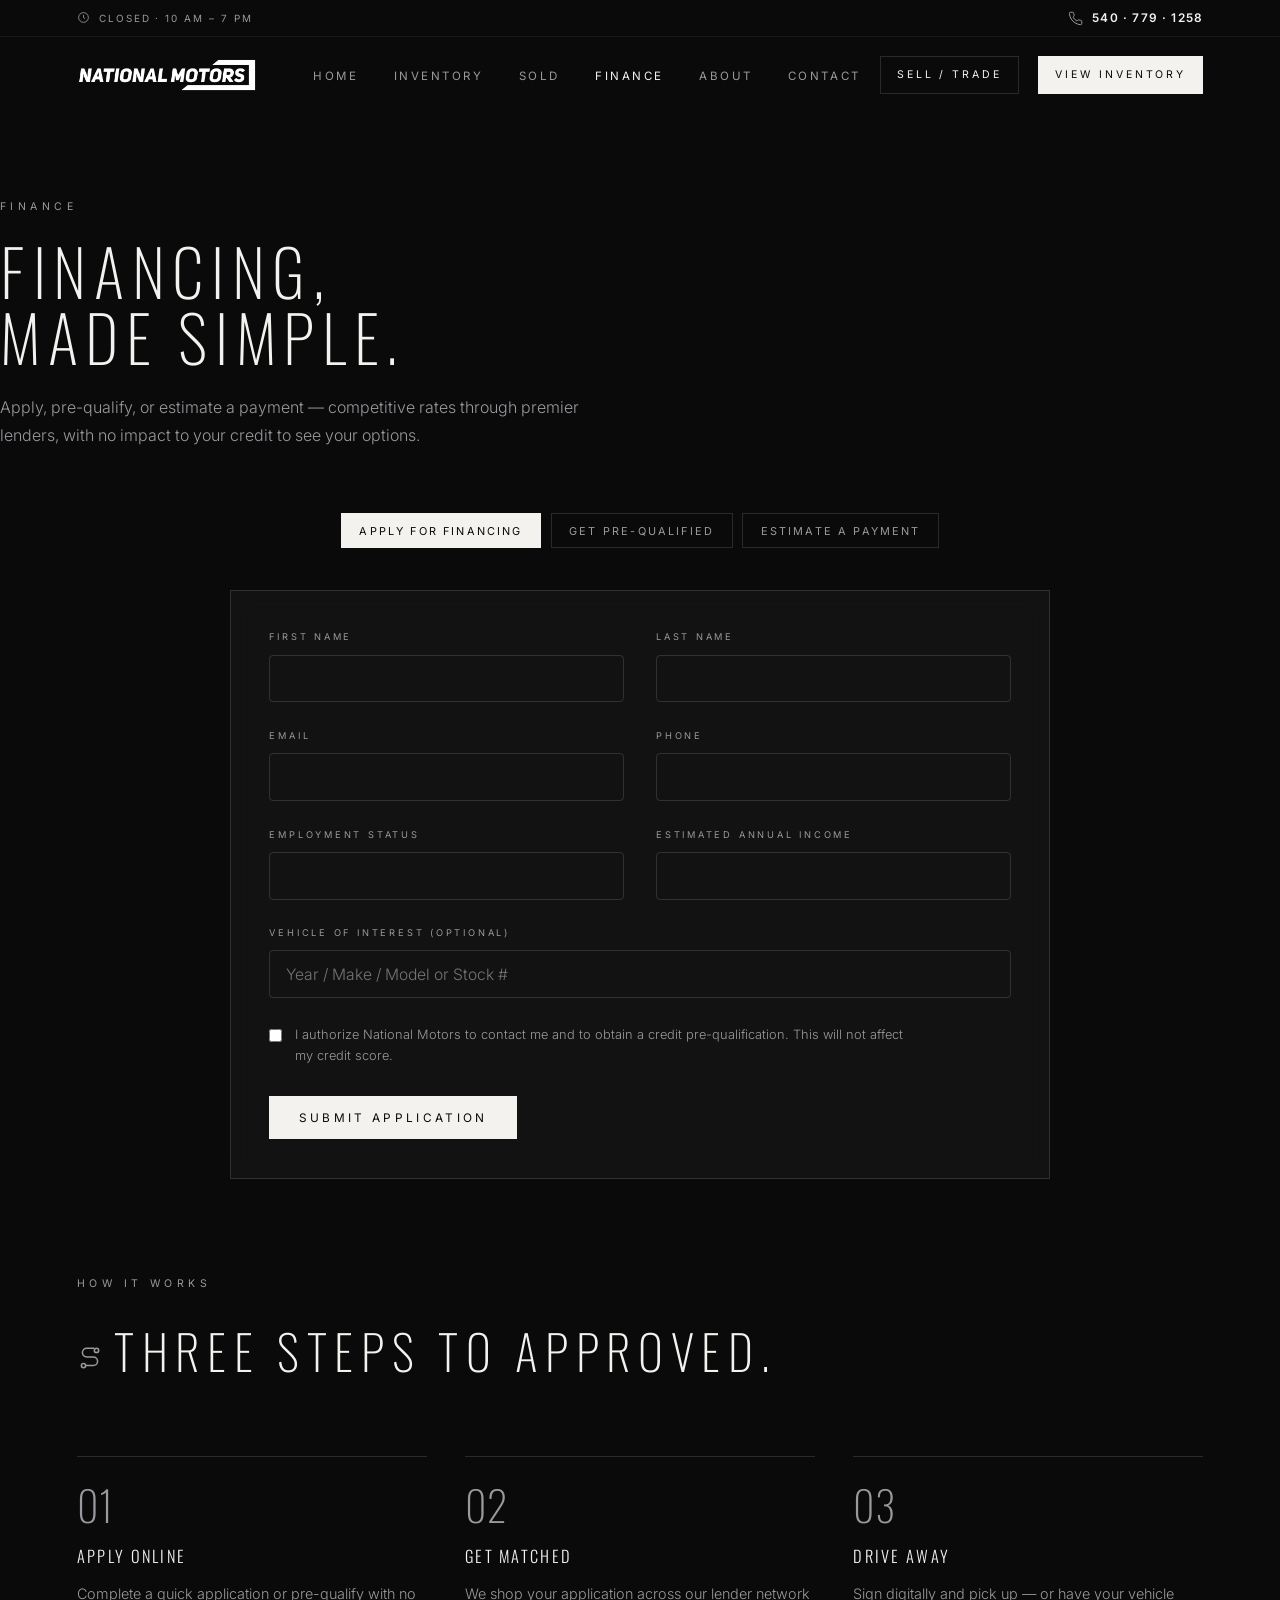
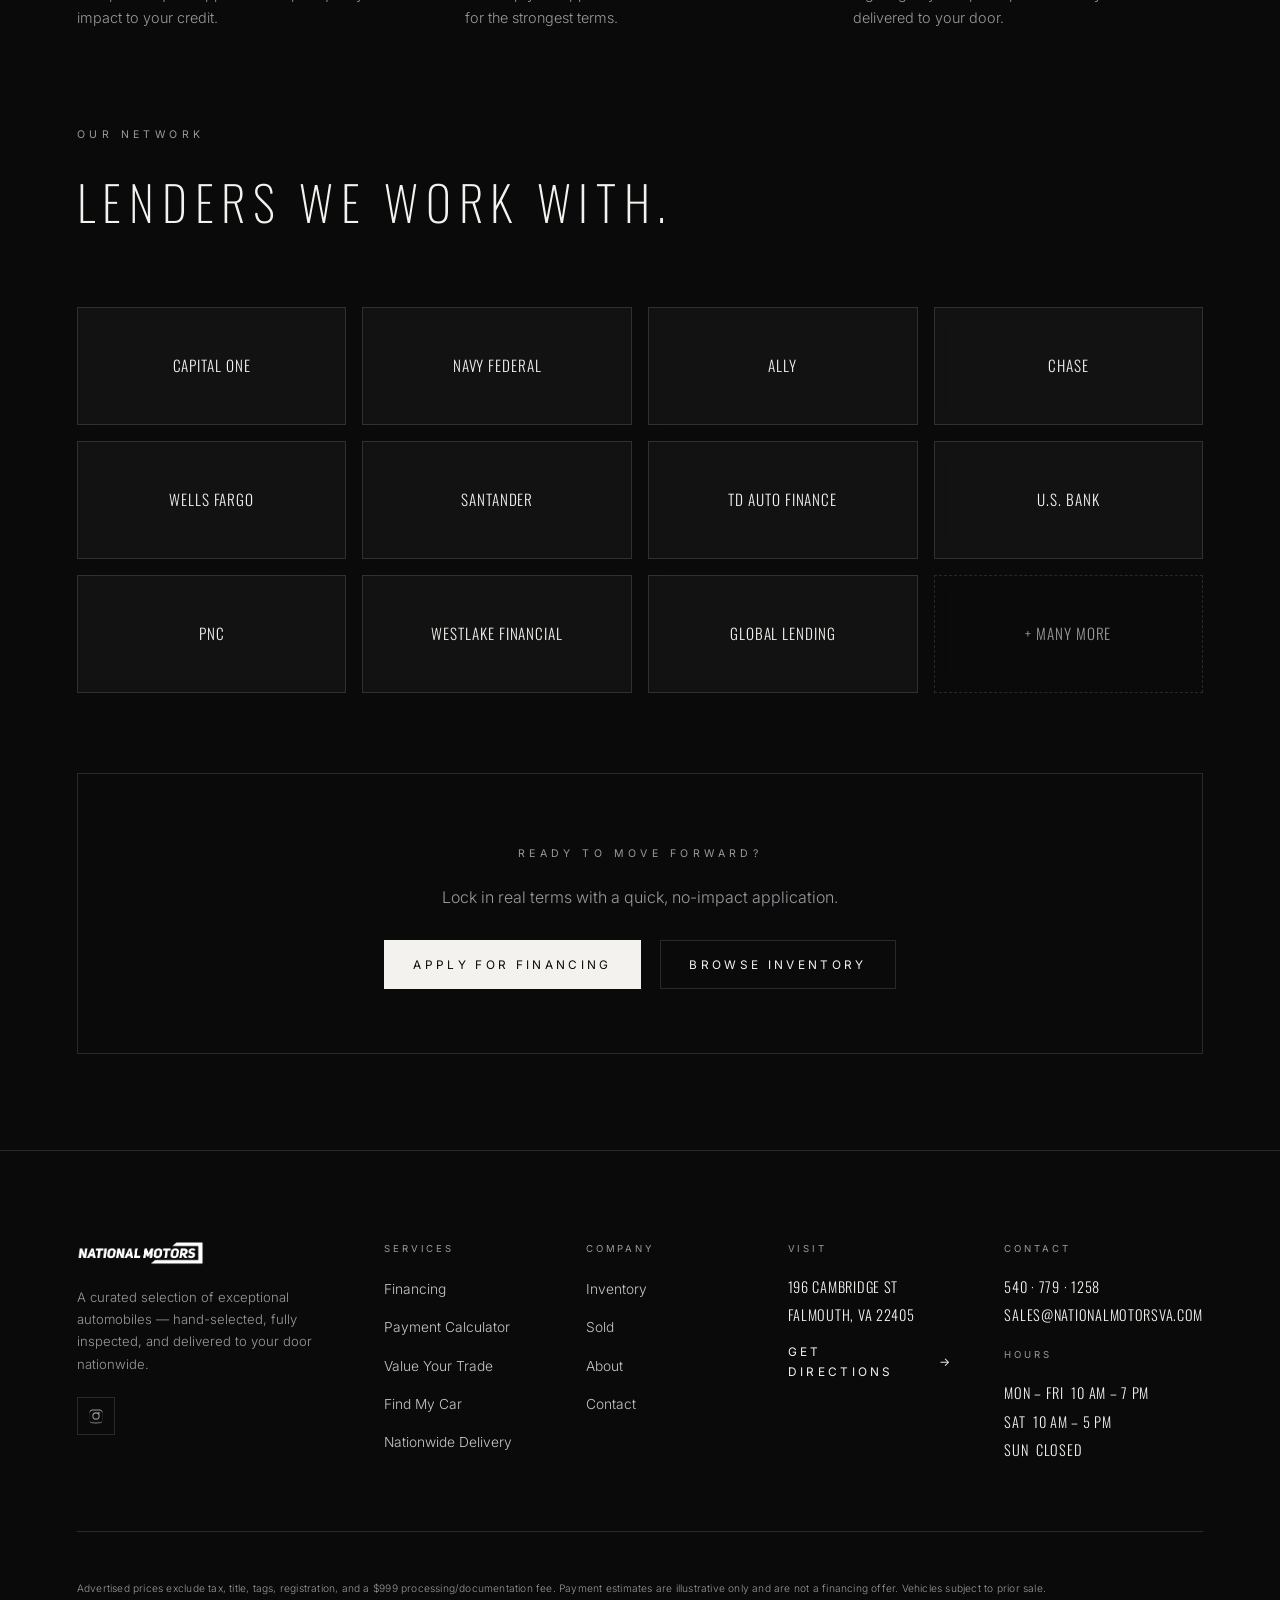
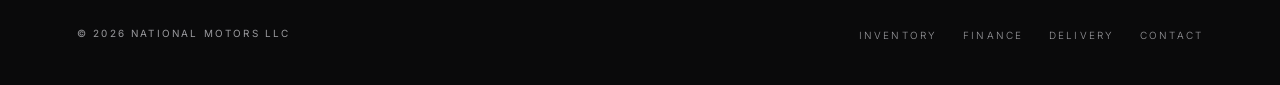
<file: financing.html>
<!DOCTYPE html><html lang="en"><head><meta charset="UTF-8"><meta name="viewport" content="width=device-width, initial-scale=1"><title>Finance | National Motors</title><meta name="description" content="Apply, pre-qualify, or estimate a payment. Competitive rates through premier lenders."><link rel="icon" href="assets/img/favicon.png"><link rel="preconnect" href="https://fonts.googleapis.com"><link rel="preconnect" href="https://fonts.gstatic.com" crossorigin><link href="https://fonts.googleapis.com/css2?family=Inter:wght@300;400;500&family=Oswald:wght@200;300;400;500&display=swap" rel="stylesheet"><link rel="stylesheet" href="assets/css/site.css"></head><body><header id="hd"><div class="util"><div class="wrap utilrow"><span class="ustatus"><svg class="x" viewBox="0 0 24 24" fill="none" stroke="currentColor" stroke-width="1.4"><circle cx="12" cy="12" r="9"/><path d="M12 7v5l3 2"/></svg><span id="today">Open</span></span><a class="uphone" href="tel:+15407791258"><svg class="x" viewBox="0 0 24 24" fill="none" stroke="currentColor" stroke-width="1.4"><path d="M22 16.9v3a2 2 0 01-2.2 2 19.8 19.8 0 01-8.6-3 19.5 19.5 0 01-6-6 19.8 19.8 0 01-3-8.6A2 2 0 014.1 2h3a2 2 0 012 1.7c.1.9.3 1.8.6 2.6a2 2 0 01-.5 2.1L8.1 9.9a16 16 0 006 6l1.5-1.1a2 2 0 012.1-.5c.8.3 1.7.5 2.6.6a2 2 0 011.7 2z"/></svg><b>540 · 779 · 1258</b></a></div></div><div class="wrap nav"><a href="index.html"><img class="logo" src="assets/img/wordmark.png" alt="National Motors"></a><div class="right"><ul><li><a class="n" href="index.html">Home</a></li><li><a class="n" href="inventory.html">Inventory</a></li><li><a class="n" href="sold.html">Sold</a></li><li><a class="n active" href="financing.html">Finance</a></li><li><a class="n" href="about.html">About</a></li><li><a class="n" href="contact.html">Contact</a></li></ul><a class="btn small" href="sell.html">Sell / Trade</a><a class="btn small fill" href="inventory.html">View Inventory</a><button class="navtoggle" id="mt">Menu</button></div></div></header><div class="mobile" id="mm"><button class="close" id="mc">✕</button><a href="index.html">Home</a><a href="inventory.html">Inventory</a><a href="sold.html">Sold</a><a href="financing.html">Finance</a><a href="about.html">About</a><a href="contact.html">Contact</a><a href="sell.html">Sell / Trade</a></div><div class="wrap page-head"><span class="eyebrow">Finance</span><h1>Financing,<br>made simple.</h1><p>Apply, pre-qualify, or estimate a payment — competitive rates through premier lenders, with no impact to your credit to see your options.</p></div><section style="padding-top:0"><div class="wrap"><div class="finwrap"><div class="fintabs"><button class="fintab" data-mod="apply" aria-pressed="true">Apply for Financing</button><button class="fintab" data-mod="prequal">Get Pre-Qualified</button><button class="fintab" data-mod="estimate">Estimate a Payment</button></div><div class="finmod" data-mod="apply"><form class="form glass" data-demo data-ok="Application received — a finance specialist will reach out shortly."><div class="frow"><div class="field"><label>First Name</label><input required></div><div class="field"><label>Last Name</label><input required></div><div class="field"><label>Email</label><input type="email" required></div><div class="field"><label>Phone</label><input type="tel" required></div><div class="field"><label>Employment Status</label><select><option></option><option>Employed</option><option>Self-Employed</option><option>Retired</option><option>Other</option></select></div><div class="field"><label>Estimated Annual Income</label><input></div><div class="field full"><label>Vehicle of Interest (optional)</label><input class="veh-input" placeholder="Year / Make / Model or Stock #"></div></div><label class="consent"><input type="checkbox" required> I authorize National Motors to contact me and to obtain a credit pre-qualification. This will not affect my credit score.</label><button class="btn fill" type="submit">Submit Application</button><div class="form-ok"></div></form></div><div class="finmod" data-mod="prequal" style="display:none"><form class="form glass" data-demo data-ok="Thanks — we will return your pre-qualified options shortly."><div class="frow"><div class="field"><label>Full Name</label><input required></div><div class="field"><label>Phone</label><input type="tel" required></div><div class="field"><label>Email</label><input type="email" required></div><div class="field"><label>ZIP Code</label><input required></div><div class="field"><label>Estimated Annual Income</label><input></div><div class="field"><label>Vehicle of Interest</label><input class="veh-input" placeholder="Optional"></div></div><label class="consent"><input type="checkbox" required> Soft credit check only — no impact to your credit score to see your rate.</label><button class="btn fill" type="submit">Get Pre-Qualified</button><div class="form-ok"></div></form></div><div class="finmod" data-mod="estimate" style="display:none"><div class="calcmod glass"><div class="calc-grid"><div class="calc-controls"><div class="f"><div class="l"><span>Vehicle Price</span><b class="v-price"></b></div><input type="range" class="c-price" min="8000" max="80000" step="500"></div><div class="f"><div class="l"><span>Trade-In Value</span><b class="v-trade"></b></div><input type="range" class="c-trade" min="0" max="40000" step="250"></div><div class="f"><div class="l"><span>Down Payment</span><b class="v-down"></b></div><input type="range" class="c-down" min="0" max="40000" step="250"></div><div class="f"><div class="l"><span>APR</span><b class="v-apr"></b></div><input type="range" class="c-apr" min="3" max="22" step="0.1"></div><div class="f"><div class="l"><span>Loan Term</span><b class="v-term"></b></div><div class="terms c-terms"><button data-n="36">36</button><button data-n="48">48</button><button data-n="60" aria-pressed="true">60</button><button data-n="72">72</button><button data-n="84">84</button></div></div></div><div class="calc-results"><div class="est"><span class="r-monthly">$0</span><small>/mo est.</small></div><dl class="rgrid"><div><dt>Amount Financed</dt><dd class="r-financed"></dd></div><div><dt>Total Interest</dt><dd class="r-interest"></dd></div><div><dt>Total of Payments</dt><dd class="r-total"></dd></div><div><dt>Number of Payments</dt><dd class="r-count"></dd></div><div><dt>Loan Term</dt><dd class="r-termout"></dd></div><div><dt>APR</dt><dd class="r-apr"></dd></div></dl></div></div><div class="disc">Estimate only — not a financing offer. Taxes, tags, and the $999 doc fee excluded.</div></div><div class="estcta rev"><span class="eyebrow">Ready To Move Forward?</span><p>Lock in real terms with a quick, no-impact application.</p><div class="estcta-btns"><button class="btn fill" data-gomod="apply">Apply For Financing</button><a class="btn" href="inventory.html">Browse Inventory</a></div></div></div></div><div class="sec-top rev" style="margin-top:6rem"><div><span class="eyebrow">How It Works</span><h2><svg class="h2ico" viewBox="0 0 24 24" fill="none" stroke="currentColor" stroke-width="1.4"><circle cx="6" cy="19" r="2"/><circle cx="18" cy="5" r="2"/><path d="M8 19h7a4 4 0 000-8H9a4 4 0 010-8h7"/></svg>Three steps to approved.</h2></div></div><div class="steps" style="grid-template-columns:repeat(3,1fr)"><div class="step rev"><div class="n">01</div><h3>Apply Online</h3><p>Complete a quick application or pre-qualify with no impact to your credit.</p></div><div class="step rev" style="transition-delay:.08s"><div class="n">02</div><h3>Get Matched</h3><p>We shop your application across our lender network for the strongest terms.</p></div><div class="step rev" style="transition-delay:.16s"><div class="n">03</div><h3>Drive Away</h3><p>Sign digitally and pick up — or have your vehicle delivered to your door.</p></div></div><div class="sec-top rev" style="margin-top:6rem"><div><span class="eyebrow">Our Network</span><h2>Lenders we work with.</h2></div></div><div class="lenderwall rev"><div class="lender-tile"><span class="lg">Capital One</span></div><div class="lender-tile"><span class="lg">Navy Federal</span></div><div class="lender-tile"><span class="lg">Ally</span></div><div class="lender-tile"><span class="lg">Chase</span></div><div class="lender-tile"><span class="lg">Wells Fargo</span></div><div class="lender-tile"><span class="lg">Santander</span></div><div class="lender-tile"><span class="lg">TD Auto Finance</span></div><div class="lender-tile"><span class="lg">U.S. Bank</span></div><div class="lender-tile"><span class="lg">PNC</span></div><div class="lender-tile"><span class="lg">Westlake Financial</span></div><div class="lender-tile"><span class="lg">Global Lending</span></div><div class="lender-tile more"><span class="lg">+ Many More</span></div></div><div class="dband rev" style="margin-top:5rem;text-align:center"><span class="eyebrow">Ready To Move Forward?</span><p style="color:var(--muted);max-width:52ch;margin:1.2rem auto 1.8rem">Lock in real terms with a quick, no-impact application.</p><div style="display:flex;gap:1.2rem;justify-content:center;flex-wrap:wrap"><button class="btn fill" data-gomod="apply">Apply For Financing</button><a class="btn" href="inventory.html">Browse Inventory</a></div></div></div></section><footer><div class="wrap"><div class="foot-grid"><div class="foot-brand"><img src="assets/img/wordmark.png" alt="National Motors"><p>A curated selection of exceptional automobiles — hand-selected, fully inspected, and delivered to your door nationwide.</p><div class="socials"><a href="https://instagram.com/nationalmotorsva" aria-label="Instagram"><svg viewBox="0 0 24 24"><path d="M12 2.2c3.2 0 3.6 0 4.9.07 1.17.05 1.8.25 2.23.41.56.22.96.48 1.38.9.42.42.68.82.9 1.38.16.42.36 1.06.41 2.23.06 1.27.07 1.65.07 4.86s0 3.6-.07 4.86c-.05 1.17-.25 1.8-.41 2.23-.22.56-.48.96-.9 1.38-.42.42-.82.68-1.38.9-.42.16-1.06.36-2.23.41-1.27.06-1.65.07-4.9.07s-3.6 0-4.86-.07c-1.17-.05-1.8-.25-2.23-.41a3.7 3.7 0 01-1.38-.9 3.7 3.7 0 01-.9-1.38c-.16-.42-.36-1.06-.41-2.23C2.21 15.6 2.2 15.2 2.2 12s0-3.6.07-4.86c.05-1.17.25-1.8.41-2.23.22-.56.48-.96.9-1.38.42-.42.82-.68 1.38-.9.42-.16 1.06-.36 2.23-.41C8.4 2.21 8.8 2.2 12 2.2m0 1.6c-3.15 0-3.52.01-4.76.07-1.15.05-1.77.24-2.19.41-.55.2-.94.47-1.35.88-.41.41-.68.8-.88 1.35-.17.42-.36 1.04-.41 2.19-.06 1.24-.07 1.61-.07 4.76s.01 3.52.07 4.76c.05 1.15.24 1.77.41 2.19.2.55.47.94.88 1.35.41.41.8.68 1.35.88.42.17 1.04.36 2.19.41 1.24.06 1.61.07 4.76.07s3.52-.01 4.76-.07c1.15-.05 1.77-.24 2.19-.41.55-.2.94-.47 1.35-.88.41-.41.68-.8.88-1.35.17-.42.36-1.04.41-2.19.06-1.24.07-1.61.07-4.76s-.01-3.52-.07-4.76c-.05-1.15-.24-1.77-.41-2.19a3.6 3.6 0 00-.88-1.35 3.6 3.6 0 00-1.35-.88c-.42-.17-1.04-.36-2.19-.41-1.24-.06-1.61-.07-4.76-.07m0 2.7a5.5 5.5 0 110 11 5.5 5.5 0 010-11m0 1.6a3.9 3.9 0 100 7.8 3.9 3.9 0 000-7.8m5.7-.9a1.28 1.28 0 11-2.56 0 1.28 1.28 0 012.56 0"/></svg></a></div></div><div class="foot-col"><h4>Services</h4><ul><li><a href="financing.html">Financing</a></li><li><a href="calculator.html">Payment Calculator</a></li><li><a href="sell.html">Value Your Trade</a></li><li><a href="source.html">Find My Car</a></li><li><a href="delivery.html">Nationwide Delivery</a></li></ul></div><div class="foot-col"><h4>Company</h4><ul><li><a href="inventory.html">Inventory</a></li><li><a href="sold.html">Sold</a></li><li><a href="about.html">About</a></li><li><a href="contact.html">Contact</a></li></ul></div><div class="foot-col"><h4>Visit</h4><span class="v">196 Cambridge St</span><span class="v">Falmouth, VA 22405</span><a class="link" style="margin-top:.6rem" href="https://maps.google.com/maps?q=196%20Cambridge%20St%20Falmouth%20VA%2022405">Get Directions <span class="ar">→</span></a></div><div class="foot-col"><h4>Contact</h4><a class="v" href="tel:+15407791258">540 · 779 · 1258</a><a class="v" href="mailto:sales@nationalmotorsva.com">sales@nationalmotorsva.com</a><h4>Hours</h4><span class="v">Mon – Fri&nbsp;&nbsp;10 AM – 7 PM</span><span class="v">Sat&nbsp;&nbsp;10 AM – 5 PM</span><span class="v">Sun&nbsp;&nbsp;Closed</span></div></div><div class="foot-bottom"><p class="disc">Advertised prices exclude tax, title, tags, registration, and a $999 processing/documentation fee. Payment estimates are illustrative only and are not a financing offer. Vehicles subject to prior sale.</p><div class="row2"><span class="c">© <span id="yr"></span> National Motors LLC</span><ul><li><a href="inventory.html">Inventory</a></li><li><a href="financing.html">Finance</a></li><li><a href="delivery.html">Delivery</a></li><li><a href="contact.html">Contact</a></li></ul></div></div></div></footer><script src="assets/js/data.js"></script><script src="https://feed.nationalmotorsva.com/data.js"></script><script src="assets/js/base.js"></script><script src="assets/js/calc.js"></script><script src="assets/js/finance.js"></script></body></html>
</file>
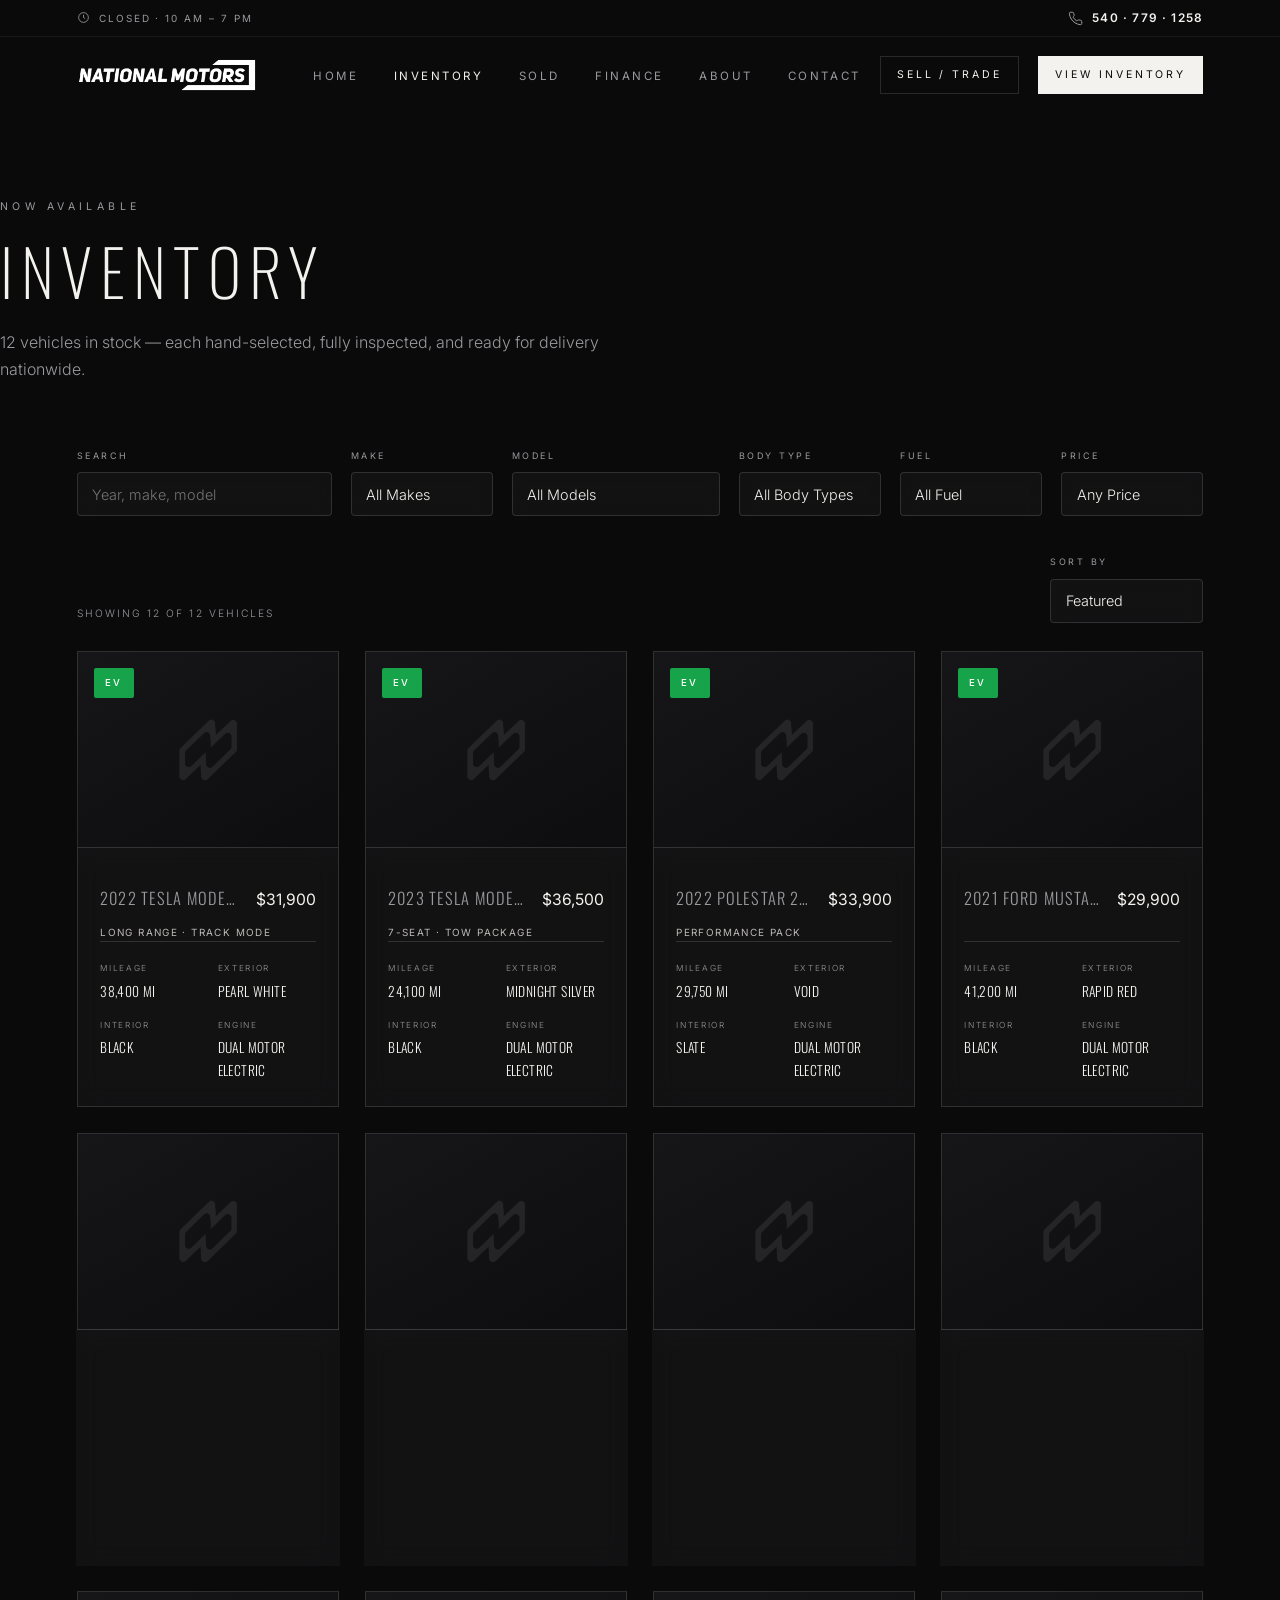
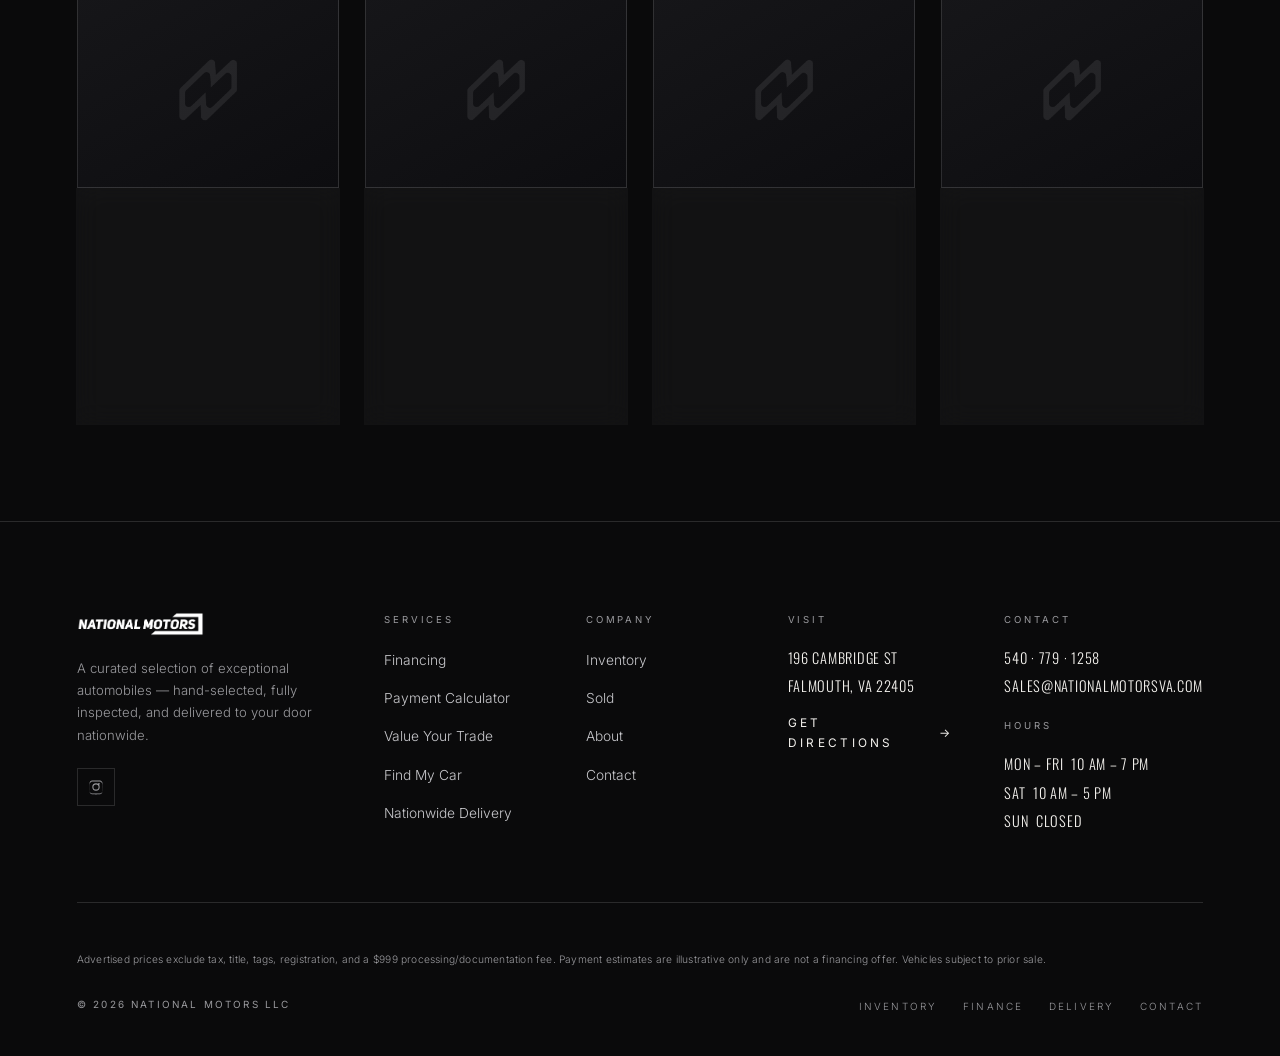
<file: inventory.html>
<!DOCTYPE html><html lang="en"><head><meta charset="UTF-8"><meta name="viewport" content="width=device-width, initial-scale=1"><title>Inventory | National Motors</title><meta name="description" content="Browse cars, trucks, SUVs and EVs. Filter by make, model, body, fuel and price."><link rel="icon" href="assets/img/favicon.png"><link rel="preconnect" href="https://fonts.googleapis.com"><link rel="preconnect" href="https://fonts.gstatic.com" crossorigin><link href="https://fonts.googleapis.com/css2?family=Inter:wght@300;400;500&family=Oswald:wght@200;300;400;500&display=swap" rel="stylesheet"><link rel="stylesheet" href="assets/css/site.css"></head><body><header id="hd"><div class="util"><div class="wrap utilrow"><span class="ustatus"><svg class="x" viewBox="0 0 24 24" fill="none" stroke="currentColor" stroke-width="1.4"><circle cx="12" cy="12" r="9"/><path d="M12 7v5l3 2"/></svg><span id="today">Open</span></span><a class="uphone" href="tel:+15407791258"><svg class="x" viewBox="0 0 24 24" fill="none" stroke="currentColor" stroke-width="1.4"><path d="M22 16.9v3a2 2 0 01-2.2 2 19.8 19.8 0 01-8.6-3 19.5 19.5 0 01-6-6 19.8 19.8 0 01-3-8.6A2 2 0 014.1 2h3a2 2 0 012 1.7c.1.9.3 1.8.6 2.6a2 2 0 01-.5 2.1L8.1 9.9a16 16 0 006 6l1.5-1.1a2 2 0 012.1-.5c.8.3 1.7.5 2.6.6a2 2 0 011.7 2z"/></svg><b>540 · 779 · 1258</b></a></div></div><div class="wrap nav"><a href="index.html"><img class="logo" src="assets/img/wordmark.png" alt="National Motors"></a><div class="right"><ul><li><a class="n" href="index.html">Home</a></li><li><a class="n active" href="inventory.html">Inventory</a></li><li><a class="n" href="sold.html">Sold</a></li><li><a class="n" href="financing.html">Finance</a></li><li><a class="n" href="about.html">About</a></li><li><a class="n" href="contact.html">Contact</a></li></ul><a class="btn small" href="sell.html">Sell / Trade</a><a class="btn small fill" href="inventory.html">View Inventory</a><button class="navtoggle" id="mt">Menu</button></div></div></header><div class="mobile" id="mm"><button class="close" id="mc">✕</button><a href="index.html">Home</a><a href="inventory.html">Inventory</a><a href="sold.html">Sold</a><a href="financing.html">Finance</a><a href="about.html">About</a><a href="contact.html">Contact</a><a href="sell.html">Sell / Trade</a></div><div class="wrap page-head"><span class="eyebrow">Now Available</span><h1>Inventory</h1><p id="lede"></p></div><section style="padding-top:0"><div class="wrap listwrap"><div class="filterbar"><div class="fld"><label>Search</label><input id="q" type="search" placeholder="Year, make, model"></div><div class="fld"><label>Make</label><select id="f-make"></select></div><div class="fld"><label>Model</label><select id="f-model"></select></div><div class="fld"><label>Body Type</label><select id="f-type"></select></div><div class="fld"><label>Fuel</label><select id="f-fuel"></select></div><div class="fld"><label>Price</label><select id="f-price"><option value="">Any Price</option><option value="0-20000">Under $20K</option><option value="20000-30000">$20K – $30K</option><option value="30000-40000">$30K – $40K</option><option value="40000-999999">$40K +</option></select></div></div><div class="invhead"><span class="count" id="count"></span><div class="fld" style="max-width:220px"><label>Sort By</label><select id="sort"><option value="feat">Featured</option><option value="plow">Price: Low to High</option><option value="phigh">Price: High to Low</option><option value="year">Year: Newest</option><option value="miles">Mileage: Lowest</option></select></div></div><div class="invgrid" id="grid"></div><div id="sentinel" style="height:1px"></div></div></section><footer><div class="wrap"><div class="foot-grid"><div class="foot-brand"><img src="assets/img/wordmark.png" alt="National Motors"><p>A curated selection of exceptional automobiles — hand-selected, fully inspected, and delivered to your door nationwide.</p><div class="socials"><a href="https://instagram.com/nationalmotorsva" aria-label="Instagram"><svg viewBox="0 0 24 24"><path d="M12 2.2c3.2 0 3.6 0 4.9.07 1.17.05 1.8.25 2.23.41.56.22.96.48 1.38.9.42.42.68.82.9 1.38.16.42.36 1.06.41 2.23.06 1.27.07 1.65.07 4.86s0 3.6-.07 4.86c-.05 1.17-.25 1.8-.41 2.23-.22.56-.48.96-.9 1.38-.42.42-.82.68-1.38.9-.42.16-1.06.36-2.23.41-1.27.06-1.65.07-4.9.07s-3.6 0-4.86-.07c-1.17-.05-1.8-.25-2.23-.41a3.7 3.7 0 01-1.38-.9 3.7 3.7 0 01-.9-1.38c-.16-.42-.36-1.06-.41-2.23C2.21 15.6 2.2 15.2 2.2 12s0-3.6.07-4.86c.05-1.17.25-1.8.41-2.23.22-.56.48-.96.9-1.38.42-.42.82-.68 1.38-.9.42-.16 1.06-.36 2.23-.41C8.4 2.21 8.8 2.2 12 2.2m0 1.6c-3.15 0-3.52.01-4.76.07-1.15.05-1.77.24-2.19.41-.55.2-.94.47-1.35.88-.41.41-.68.8-.88 1.35-.17.42-.36 1.04-.41 2.19-.06 1.24-.07 1.61-.07 4.76s.01 3.52.07 4.76c.05 1.15.24 1.77.41 2.19.2.55.47.94.88 1.35.41.41.8.68 1.35.88.42.17 1.04.36 2.19.41 1.24.06 1.61.07 4.76.07s3.52-.01 4.76-.07c1.15-.05 1.77-.24 2.19-.41.55-.2.94-.47 1.35-.88.41-.41.68-.8.88-1.35.17-.42.36-1.04.41-2.19.06-1.24.07-1.61.07-4.76s-.01-3.52-.07-4.76c-.05-1.15-.24-1.77-.41-2.19a3.6 3.6 0 00-.88-1.35 3.6 3.6 0 00-1.35-.88c-.42-.17-1.04-.36-2.19-.41-1.24-.06-1.61-.07-4.76-.07m0 2.7a5.5 5.5 0 110 11 5.5 5.5 0 010-11m0 1.6a3.9 3.9 0 100 7.8 3.9 3.9 0 000-7.8m5.7-.9a1.28 1.28 0 11-2.56 0 1.28 1.28 0 012.56 0"/></svg></a></div></div><div class="foot-col"><h4>Services</h4><ul><li><a href="financing.html">Financing</a></li><li><a href="calculator.html">Payment Calculator</a></li><li><a href="sell.html">Value Your Trade</a></li><li><a href="source.html">Find My Car</a></li><li><a href="delivery.html">Nationwide Delivery</a></li></ul></div><div class="foot-col"><h4>Company</h4><ul><li><a href="inventory.html">Inventory</a></li><li><a href="sold.html">Sold</a></li><li><a href="about.html">About</a></li><li><a href="contact.html">Contact</a></li></ul></div><div class="foot-col"><h4>Visit</h4><span class="v">196 Cambridge St</span><span class="v">Falmouth, VA 22405</span><a class="link" style="margin-top:.6rem" href="https://maps.google.com/maps?q=196%20Cambridge%20St%20Falmouth%20VA%2022405">Get Directions <span class="ar">→</span></a></div><div class="foot-col"><h4>Contact</h4><a class="v" href="tel:+15407791258">540 · 779 · 1258</a><a class="v" href="mailto:sales@nationalmotorsva.com">sales@nationalmotorsva.com</a><h4>Hours</h4><span class="v">Mon – Fri&nbsp;&nbsp;10 AM – 7 PM</span><span class="v">Sat&nbsp;&nbsp;10 AM – 5 PM</span><span class="v">Sun&nbsp;&nbsp;Closed</span></div></div><div class="foot-bottom"><p class="disc">Advertised prices exclude tax, title, tags, registration, and a $999 processing/documentation fee. Payment estimates are illustrative only and are not a financing offer. Vehicles subject to prior sale.</p><div class="row2"><span class="c">© <span id="yr"></span> National Motors LLC</span><ul><li><a href="inventory.html">Inventory</a></li><li><a href="financing.html">Finance</a></li><li><a href="delivery.html">Delivery</a></li><li><a href="contact.html">Contact</a></li></ul></div></div></div></footer><script src="assets/js/data.js"></script><script src="https://feed.nationalmotorsva.com/data.js"></script><script src="assets/js/helpers.js"></script><script src="assets/js/base.js"></script><script src="assets/js/inventory.js"></script></body></html>
</file>
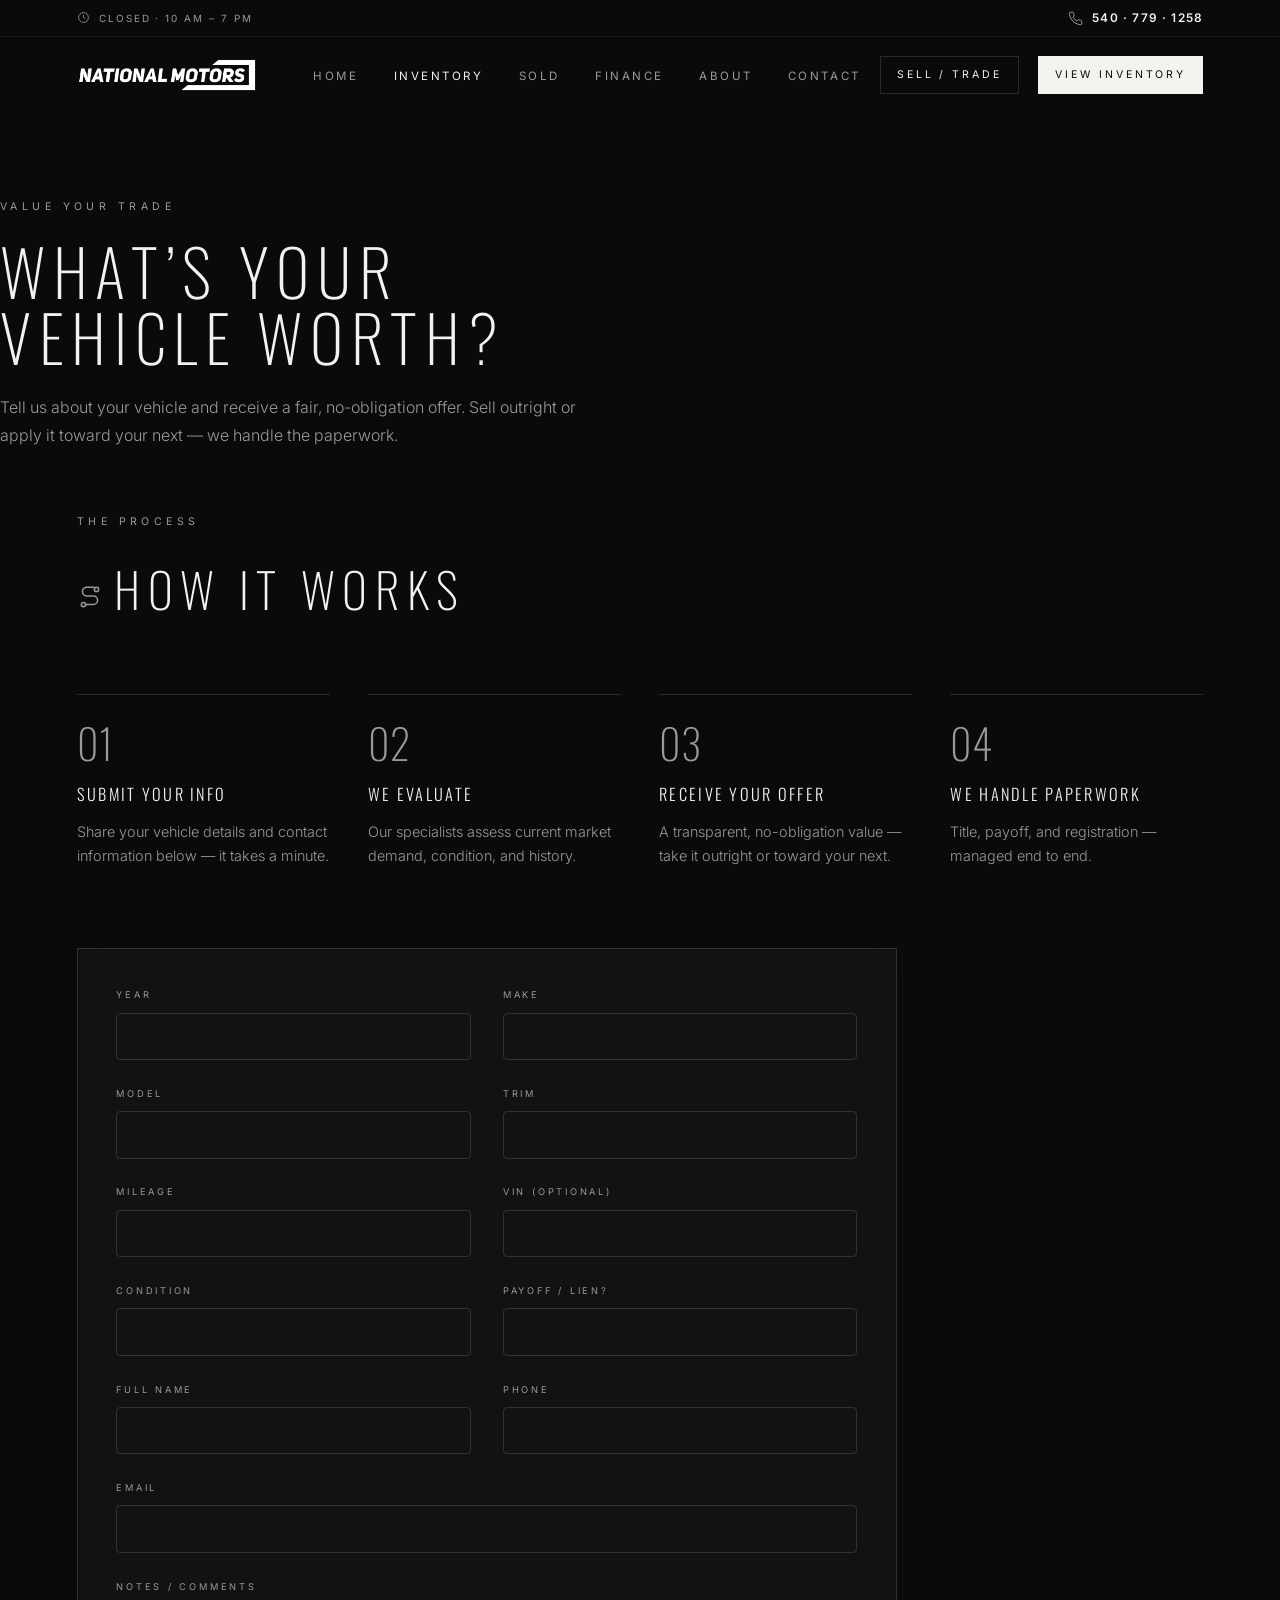
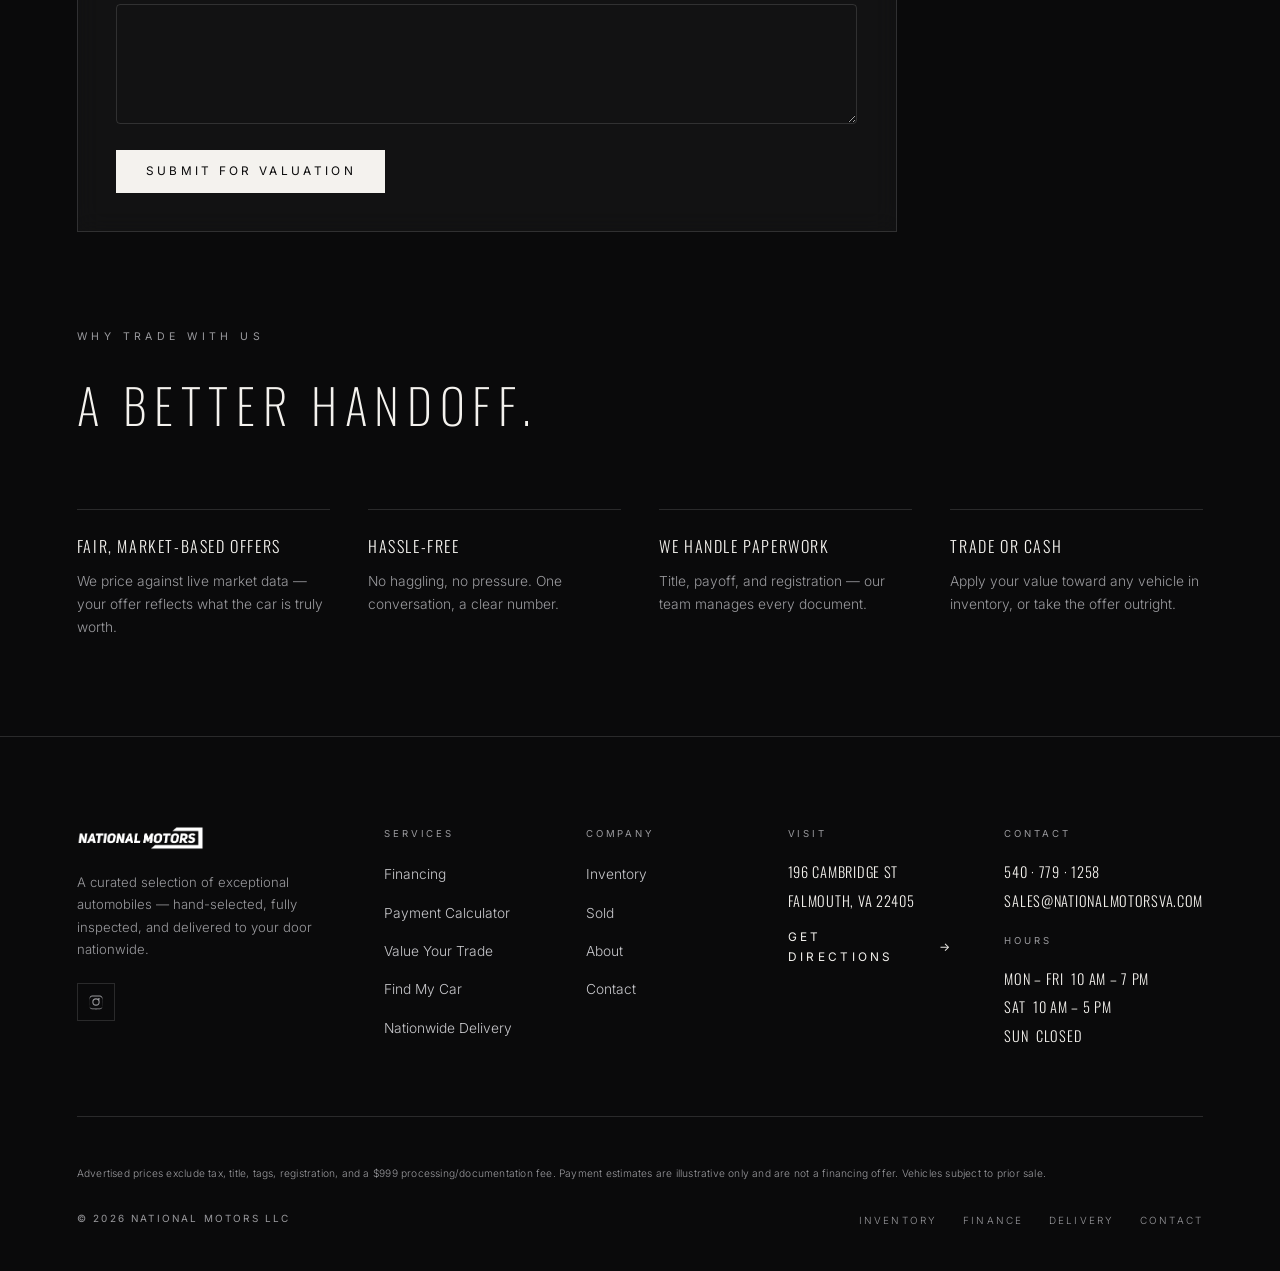
<file: sell.html>
<!DOCTYPE html><html lang="en"><head><meta charset="UTF-8"><meta name="viewport" content="width=device-width, initial-scale=1"><title>Sell or Trade | National Motors</title><meta name="description" content="Value your trade — get a fair, no-obligation offer. We handle the paperwork."><link rel="icon" href="assets/img/favicon.png"><link rel="preconnect" href="https://fonts.googleapis.com"><link rel="preconnect" href="https://fonts.gstatic.com" crossorigin><link href="https://fonts.googleapis.com/css2?family=Inter:wght@300;400;500&family=Oswald:wght@200;300;400;500&display=swap" rel="stylesheet"><link rel="stylesheet" href="assets/css/site.css"></head><body><header id="hd"><div class="util"><div class="wrap utilrow"><span class="ustatus"><svg class="x" viewBox="0 0 24 24" fill="none" stroke="currentColor" stroke-width="1.4"><circle cx="12" cy="12" r="9"/><path d="M12 7v5l3 2"/></svg><span id="today">Open</span></span><a class="uphone" href="tel:+15407791258"><svg class="x" viewBox="0 0 24 24" fill="none" stroke="currentColor" stroke-width="1.4"><path d="M22 16.9v3a2 2 0 01-2.2 2 19.8 19.8 0 01-8.6-3 19.5 19.5 0 01-6-6 19.8 19.8 0 01-3-8.6A2 2 0 014.1 2h3a2 2 0 012 1.7c.1.9.3 1.8.6 2.6a2 2 0 01-.5 2.1L8.1 9.9a16 16 0 006 6l1.5-1.1a2 2 0 012.1-.5c.8.3 1.7.5 2.6.6a2 2 0 011.7 2z"/></svg><b>540 · 779 · 1258</b></a></div></div><div class="wrap nav"><a href="index.html"><img class="logo" src="assets/img/wordmark.png" alt="National Motors"></a><div class="right"><ul><li><a class="n" href="index.html">Home</a></li><li><a class="n active" href="inventory.html">Inventory</a></li><li><a class="n" href="sold.html">Sold</a></li><li><a class="n" href="financing.html">Finance</a></li><li><a class="n" href="about.html">About</a></li><li><a class="n" href="contact.html">Contact</a></li></ul><a class="btn small" href="sell.html">Sell / Trade</a><a class="btn small fill" href="inventory.html">View Inventory</a><button class="navtoggle" id="mt">Menu</button></div></div></header><div class="mobile" id="mm"><button class="close" id="mc">✕</button><a href="index.html">Home</a><a href="inventory.html">Inventory</a><a href="sold.html">Sold</a><a href="financing.html">Finance</a><a href="about.html">About</a><a href="contact.html">Contact</a><a href="sell.html">Sell / Trade</a></div><div class="wrap page-head"><span class="eyebrow">Value Your Trade</span><h1>What’s your<br>vehicle worth?</h1><p>Tell us about your vehicle and receive a fair, no-obligation offer. Sell outright or apply it toward your next — we handle the paperwork.</p></div><section style="padding-top:0"><div class="wrap"><div class="sec-top rev"><div><span class="eyebrow">The Process</span><h2><svg class="h2ico" viewBox="0 0 24 24" fill="none" stroke="currentColor" stroke-width="1.4"><circle cx="6" cy="19" r="2"/><circle cx="18" cy="5" r="2"/><path d="M8 19h7a4 4 0 000-8H9a4 4 0 010-8h7"/></svg>How It Works</h2></div></div><div class="steps" style="margin-bottom:5rem"><div class="step rev"><div class="n">01</div><h3>Submit Your Info</h3><p>Share your vehicle details and contact information below — it takes a minute.</p></div><div class="step rev" style="transition-delay:.08s"><div class="n">02</div><h3>We Evaluate</h3><p>Our specialists assess current market demand, condition, and history.</p></div><div class="step rev" style="transition-delay:.16s"><div class="n">03</div><h3>Receive Your Offer</h3><p>A transparent, no-obligation value — take it outright or toward your next.</p></div><div class="step rev" style="transition-delay:.24s"><div class="n">04</div><h3>We Handle Paperwork</h3><p>Title, payoff, and registration — managed end to end.</p></div></div><form class="form glass" data-demo data-ok="Got it — we will review your vehicle and send an offer, typically within one business day."><div class="frow"><div class="field"><label>Year</label><input required></div><div class="field"><label>Make</label><input required></div><div class="field"><label>Model</label><input required></div><div class="field"><label>Trim</label><input></div><div class="field"><label>Mileage</label><input required></div><div class="field"><label>VIN (optional)</label><input></div><div class="field"><label>Condition</label><select><option></option><option>Excellent</option><option>Good</option><option>Fair</option><option>Poor</option></select></div><div class="field"><label>Payoff / Lien?</label><select><option></option><option>Owned outright</option><option>Loan / lien</option><option>Lease</option></select></div><div class="field"><label>Full Name</label><input required></div><div class="field"><label>Phone</label><input type="tel" required></div><div class="field full"><label>Email</label><input type="email"></div><div class="field full"><label>Notes / Comments</label><textarea></textarea></div></div><button class="btn fill" type="submit">Submit For Valuation</button><div class="form-ok"></div></form><div class="sec-top rev" style="margin-top:6rem"><div><span class="eyebrow">Why Trade With Us</span><h2>A better handoff.</h2></div></div><div class="protect"><div class="p rev"><h3>Fair, Market-Based Offers</h3><p>We price against live market data — your offer reflects what the car is truly worth.</p></div><div class="p rev"><h3>Hassle-Free</h3><p>No haggling, no pressure. One conversation, a clear number.</p></div><div class="p rev"><h3>We Handle Paperwork</h3><p>Title, payoff, and registration — our team manages every document.</p></div><div class="p rev"><h3>Trade or Cash</h3><p>Apply your value toward any vehicle in inventory, or take the offer outright.</p></div></div></div></section><footer><div class="wrap"><div class="foot-grid"><div class="foot-brand"><img src="assets/img/wordmark.png" alt="National Motors"><p>A curated selection of exceptional automobiles — hand-selected, fully inspected, and delivered to your door nationwide.</p><div class="socials"><a href="https://instagram.com/nationalmotorsva" aria-label="Instagram"><svg viewBox="0 0 24 24"><path d="M12 2.2c3.2 0 3.6 0 4.9.07 1.17.05 1.8.25 2.23.41.56.22.96.48 1.38.9.42.42.68.82.9 1.38.16.42.36 1.06.41 2.23.06 1.27.07 1.65.07 4.86s0 3.6-.07 4.86c-.05 1.17-.25 1.8-.41 2.23-.22.56-.48.96-.9 1.38-.42.42-.82.68-1.38.9-.42.16-1.06.36-2.23.41-1.27.06-1.65.07-4.9.07s-3.6 0-4.86-.07c-1.17-.05-1.8-.25-2.23-.41a3.7 3.7 0 01-1.38-.9 3.7 3.7 0 01-.9-1.38c-.16-.42-.36-1.06-.41-2.23C2.21 15.6 2.2 15.2 2.2 12s0-3.6.07-4.86c.05-1.17.25-1.8.41-2.23.22-.56.48-.96.9-1.38.42-.42.82-.68 1.38-.9.42-.16 1.06-.36 2.23-.41C8.4 2.21 8.8 2.2 12 2.2m0 1.6c-3.15 0-3.52.01-4.76.07-1.15.05-1.77.24-2.19.41-.55.2-.94.47-1.35.88-.41.41-.68.8-.88 1.35-.17.42-.36 1.04-.41 2.19-.06 1.24-.07 1.61-.07 4.76s.01 3.52.07 4.76c.05 1.15.24 1.77.41 2.19.2.55.47.94.88 1.35.41.41.8.68 1.35.88.42.17 1.04.36 2.19.41 1.24.06 1.61.07 4.76.07s3.52-.01 4.76-.07c1.15-.05 1.77-.24 2.19-.41.55-.2.94-.47 1.35-.88.41-.41.68-.8.88-1.35.17-.42.36-1.04.41-2.19.06-1.24.07-1.61.07-4.76s-.01-3.52-.07-4.76c-.05-1.15-.24-1.77-.41-2.19a3.6 3.6 0 00-.88-1.35 3.6 3.6 0 00-1.35-.88c-.42-.17-1.04-.36-2.19-.41-1.24-.06-1.61-.07-4.76-.07m0 2.7a5.5 5.5 0 110 11 5.5 5.5 0 010-11m0 1.6a3.9 3.9 0 100 7.8 3.9 3.9 0 000-7.8m5.7-.9a1.28 1.28 0 11-2.56 0 1.28 1.28 0 012.56 0"/></svg></a></div></div><div class="foot-col"><h4>Services</h4><ul><li><a href="financing.html">Financing</a></li><li><a href="calculator.html">Payment Calculator</a></li><li><a href="sell.html">Value Your Trade</a></li><li><a href="source.html">Find My Car</a></li><li><a href="delivery.html">Nationwide Delivery</a></li></ul></div><div class="foot-col"><h4>Company</h4><ul><li><a href="inventory.html">Inventory</a></li><li><a href="sold.html">Sold</a></li><li><a href="about.html">About</a></li><li><a href="contact.html">Contact</a></li></ul></div><div class="foot-col"><h4>Visit</h4><span class="v">196 Cambridge St</span><span class="v">Falmouth, VA 22405</span><a class="link" style="margin-top:.6rem" href="https://maps.google.com/maps?q=196%20Cambridge%20St%20Falmouth%20VA%2022405">Get Directions <span class="ar">→</span></a></div><div class="foot-col"><h4>Contact</h4><a class="v" href="tel:+15407791258">540 · 779 · 1258</a><a class="v" href="mailto:sales@nationalmotorsva.com">sales@nationalmotorsva.com</a><h4>Hours</h4><span class="v">Mon – Fri&nbsp;&nbsp;10 AM – 7 PM</span><span class="v">Sat&nbsp;&nbsp;10 AM – 5 PM</span><span class="v">Sun&nbsp;&nbsp;Closed</span></div></div><div class="foot-bottom"><p class="disc">Advertised prices exclude tax, title, tags, registration, and a $999 processing/documentation fee. Payment estimates are illustrative only and are not a financing offer. Vehicles subject to prior sale.</p><div class="row2"><span class="c">© <span id="yr"></span> National Motors LLC</span><ul><li><a href="inventory.html">Inventory</a></li><li><a href="financing.html">Finance</a></li><li><a href="delivery.html">Delivery</a></li><li><a href="contact.html">Contact</a></li></ul></div></div></div></footer><script src="assets/js/data.js"></script><script src="https://feed.nationalmotorsva.com/data.js"></script><script src="assets/js/base.js"></script></body></html>
</file>
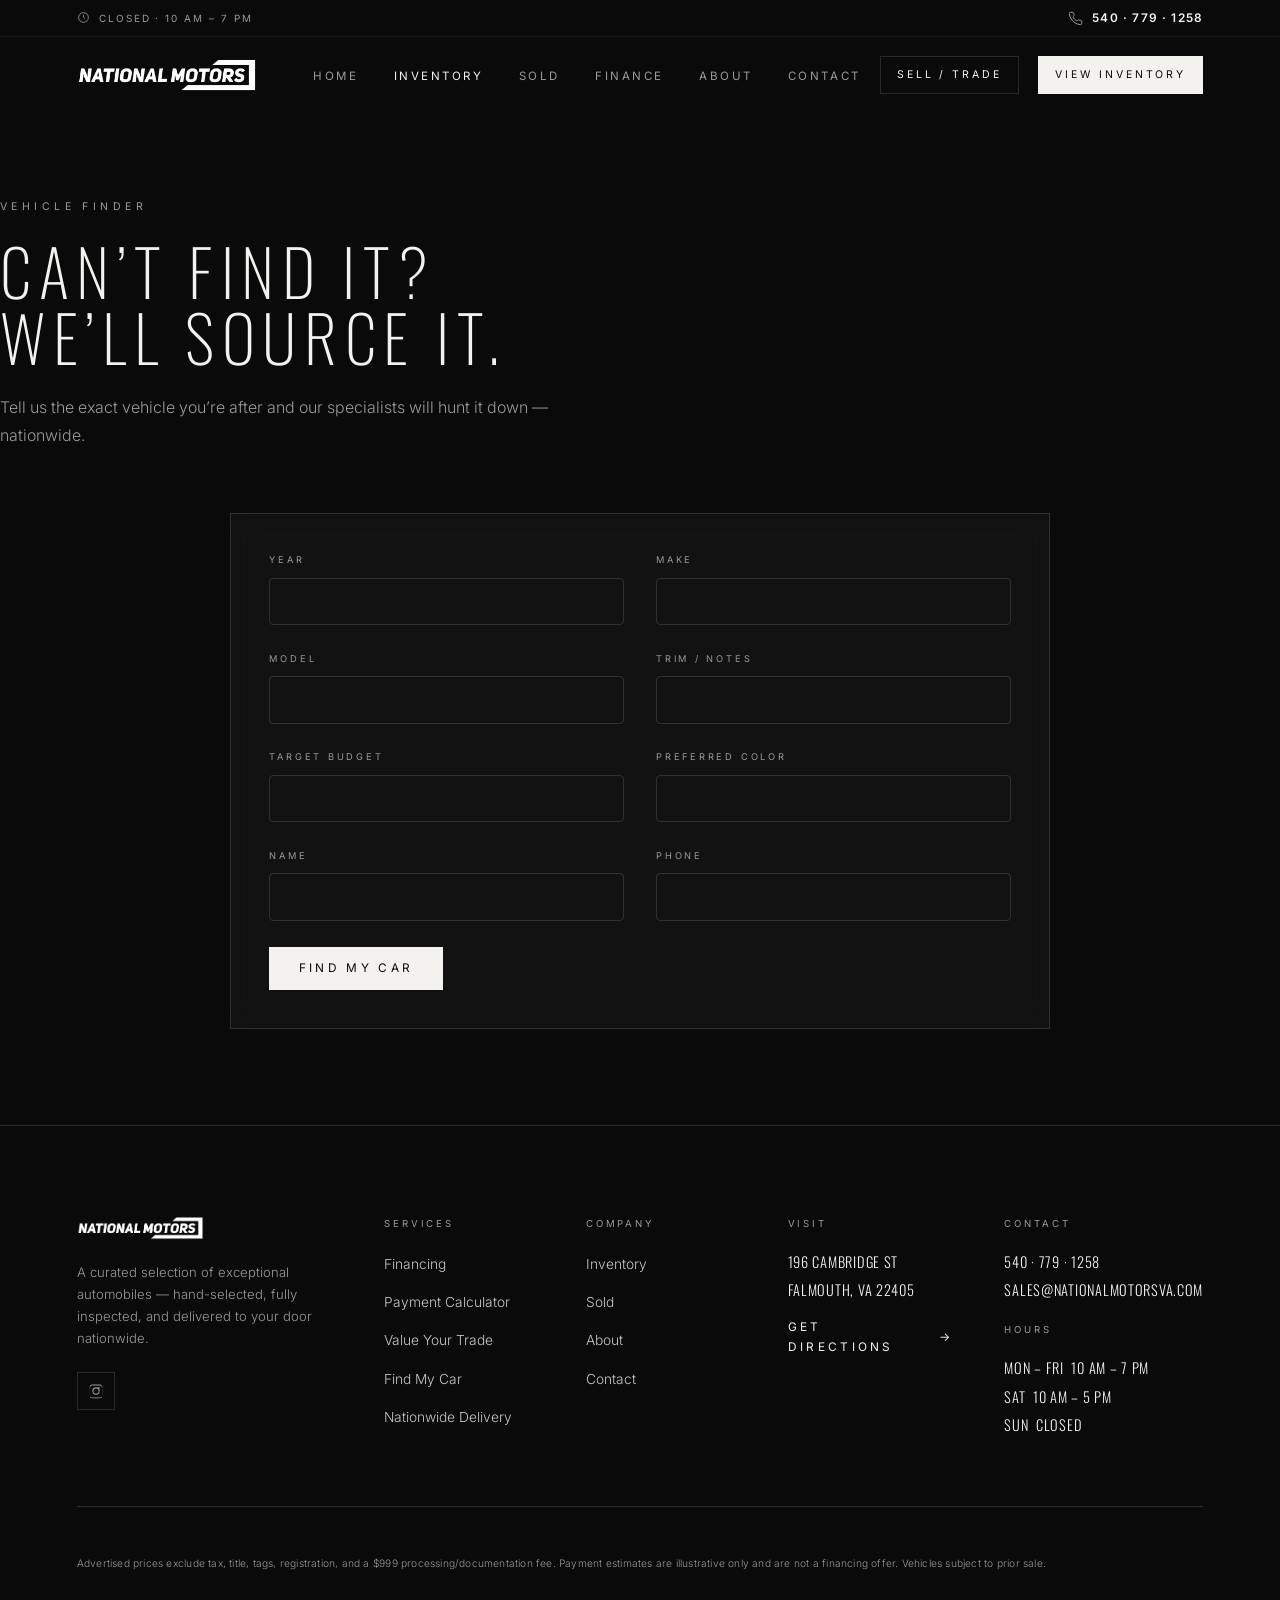
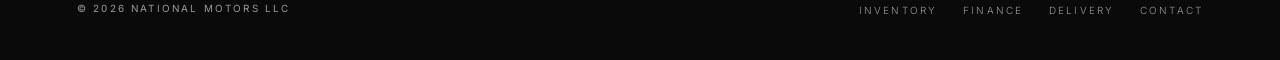
<file: source.html>
<!DOCTYPE html><html lang="en"><head><meta charset="UTF-8"><meta name="viewport" content="width=device-width, initial-scale=1"><title>Vehicle Finder | National Motors</title><meta name="description" content="Tell us the exact vehicle you want and we will source it nationwide."><link rel="icon" href="assets/img/favicon.png"><link rel="preconnect" href="https://fonts.googleapis.com"><link rel="preconnect" href="https://fonts.gstatic.com" crossorigin><link href="https://fonts.googleapis.com/css2?family=Inter:wght@300;400;500&family=Oswald:wght@200;300;400;500&display=swap" rel="stylesheet"><link rel="stylesheet" href="assets/css/site.css"></head><body><header id="hd"><div class="util"><div class="wrap utilrow"><span class="ustatus"><svg class="x" viewBox="0 0 24 24" fill="none" stroke="currentColor" stroke-width="1.4"><circle cx="12" cy="12" r="9"/><path d="M12 7v5l3 2"/></svg><span id="today">Open</span></span><a class="uphone" href="tel:+15407791258"><svg class="x" viewBox="0 0 24 24" fill="none" stroke="currentColor" stroke-width="1.4"><path d="M22 16.9v3a2 2 0 01-2.2 2 19.8 19.8 0 01-8.6-3 19.5 19.5 0 01-6-6 19.8 19.8 0 01-3-8.6A2 2 0 014.1 2h3a2 2 0 012 1.7c.1.9.3 1.8.6 2.6a2 2 0 01-.5 2.1L8.1 9.9a16 16 0 006 6l1.5-1.1a2 2 0 012.1-.5c.8.3 1.7.5 2.6.6a2 2 0 011.7 2z"/></svg><b>540 · 779 · 1258</b></a></div></div><div class="wrap nav"><a href="index.html"><img class="logo" src="assets/img/wordmark.png" alt="National Motors"></a><div class="right"><ul><li><a class="n" href="index.html">Home</a></li><li><a class="n active" href="inventory.html">Inventory</a></li><li><a class="n" href="sold.html">Sold</a></li><li><a class="n" href="financing.html">Finance</a></li><li><a class="n" href="about.html">About</a></li><li><a class="n" href="contact.html">Contact</a></li></ul><a class="btn small" href="sell.html">Sell / Trade</a><a class="btn small fill" href="inventory.html">View Inventory</a><button class="navtoggle" id="mt">Menu</button></div></div></header><div class="mobile" id="mm"><button class="close" id="mc">✕</button><a href="index.html">Home</a><a href="inventory.html">Inventory</a><a href="sold.html">Sold</a><a href="financing.html">Finance</a><a href="about.html">About</a><a href="contact.html">Contact</a><a href="sell.html">Sell / Trade</a></div><div class="wrap page-head"><span class="eyebrow">Vehicle Finder</span><h1>Can’t find it?<br>We’ll source it.</h1><p>Tell us the exact vehicle you’re after and our specialists will hunt it down — nationwide.</p></div><section style="padding-top:0"><div class="wrap"><form class="form glass" style="margin:0 auto" data-demo data-ok="On it — we will start sourcing and reach out with options shortly."><div class="frow"><div class="field"><label>Year</label><input id="sf_year"></div><div class="field"><label>Make</label><input id="sf_make" required></div><div class="field"><label>Model</label><input id="sf_model" required></div><div class="field"><label>Trim / Notes</label><input id="sf_note"></div><div class="field"><label>Target Budget</label><input></div><div class="field"><label>Preferred Color</label><input></div><div class="field"><label>Name</label><input required></div><div class="field"><label>Phone</label><input type="tel" required></div></div><button class="btn fill" type="submit">Find My Car</button><div class="form-ok"></div></form></div></section><footer><div class="wrap"><div class="foot-grid"><div class="foot-brand"><img src="assets/img/wordmark.png" alt="National Motors"><p>A curated selection of exceptional automobiles — hand-selected, fully inspected, and delivered to your door nationwide.</p><div class="socials"><a href="https://instagram.com/nationalmotorsva" aria-label="Instagram"><svg viewBox="0 0 24 24"><path d="M12 2.2c3.2 0 3.6 0 4.9.07 1.17.05 1.8.25 2.23.41.56.22.96.48 1.38.9.42.42.68.82.9 1.38.16.42.36 1.06.41 2.23.06 1.27.07 1.65.07 4.86s0 3.6-.07 4.86c-.05 1.17-.25 1.8-.41 2.23-.22.56-.48.96-.9 1.38-.42.42-.82.68-1.38.9-.42.16-1.06.36-2.23.41-1.27.06-1.65.07-4.9.07s-3.6 0-4.86-.07c-1.17-.05-1.8-.25-2.23-.41a3.7 3.7 0 01-1.38-.9 3.7 3.7 0 01-.9-1.38c-.16-.42-.36-1.06-.41-2.23C2.21 15.6 2.2 15.2 2.2 12s0-3.6.07-4.86c.05-1.17.25-1.8.41-2.23.22-.56.48-.96.9-1.38.42-.42.82-.68 1.38-.9.42-.16 1.06-.36 2.23-.41C8.4 2.21 8.8 2.2 12 2.2m0 1.6c-3.15 0-3.52.01-4.76.07-1.15.05-1.77.24-2.19.41-.55.2-.94.47-1.35.88-.41.41-.68.8-.88 1.35-.17.42-.36 1.04-.41 2.19-.06 1.24-.07 1.61-.07 4.76s.01 3.52.07 4.76c.05 1.15.24 1.77.41 2.19.2.55.47.94.88 1.35.41.41.8.68 1.35.88.42.17 1.04.36 2.19.41 1.24.06 1.61.07 4.76.07s3.52-.01 4.76-.07c1.15-.05 1.77-.24 2.19-.41.55-.2.94-.47 1.35-.88.41-.41.68-.8.88-1.35.17-.42.36-1.04.41-2.19.06-1.24.07-1.61.07-4.76s-.01-3.52-.07-4.76c-.05-1.15-.24-1.77-.41-2.19a3.6 3.6 0 00-.88-1.35 3.6 3.6 0 00-1.35-.88c-.42-.17-1.04-.36-2.19-.41-1.24-.06-1.61-.07-4.76-.07m0 2.7a5.5 5.5 0 110 11 5.5 5.5 0 010-11m0 1.6a3.9 3.9 0 100 7.8 3.9 3.9 0 000-7.8m5.7-.9a1.28 1.28 0 11-2.56 0 1.28 1.28 0 012.56 0"/></svg></a></div></div><div class="foot-col"><h4>Services</h4><ul><li><a href="financing.html">Financing</a></li><li><a href="calculator.html">Payment Calculator</a></li><li><a href="sell.html">Value Your Trade</a></li><li><a href="source.html">Find My Car</a></li><li><a href="delivery.html">Nationwide Delivery</a></li></ul></div><div class="foot-col"><h4>Company</h4><ul><li><a href="inventory.html">Inventory</a></li><li><a href="sold.html">Sold</a></li><li><a href="about.html">About</a></li><li><a href="contact.html">Contact</a></li></ul></div><div class="foot-col"><h4>Visit</h4><span class="v">196 Cambridge St</span><span class="v">Falmouth, VA 22405</span><a class="link" style="margin-top:.6rem" href="https://maps.google.com/maps?q=196%20Cambridge%20St%20Falmouth%20VA%2022405">Get Directions <span class="ar">→</span></a></div><div class="foot-col"><h4>Contact</h4><a class="v" href="tel:+15407791258">540 · 779 · 1258</a><a class="v" href="mailto:sales@nationalmotorsva.com">sales@nationalmotorsva.com</a><h4>Hours</h4><span class="v">Mon – Fri&nbsp;&nbsp;10 AM – 7 PM</span><span class="v">Sat&nbsp;&nbsp;10 AM – 5 PM</span><span class="v">Sun&nbsp;&nbsp;Closed</span></div></div><div class="foot-bottom"><p class="disc">Advertised prices exclude tax, title, tags, registration, and a $999 processing/documentation fee. Payment estimates are illustrative only and are not a financing offer. Vehicles subject to prior sale.</p><div class="row2"><span class="c">© <span id="yr"></span> National Motors LLC</span><ul><li><a href="inventory.html">Inventory</a></li><li><a href="financing.html">Finance</a></li><li><a href="delivery.html">Delivery</a></li><li><a href="contact.html">Contact</a></li></ul></div></div></div></footer><script src="assets/js/data.js"></script><script src="https://feed.nationalmotorsva.com/data.js"></script><script src="assets/js/base.js"></script><script src="assets/js/source.js"></script></body></html>
</file>
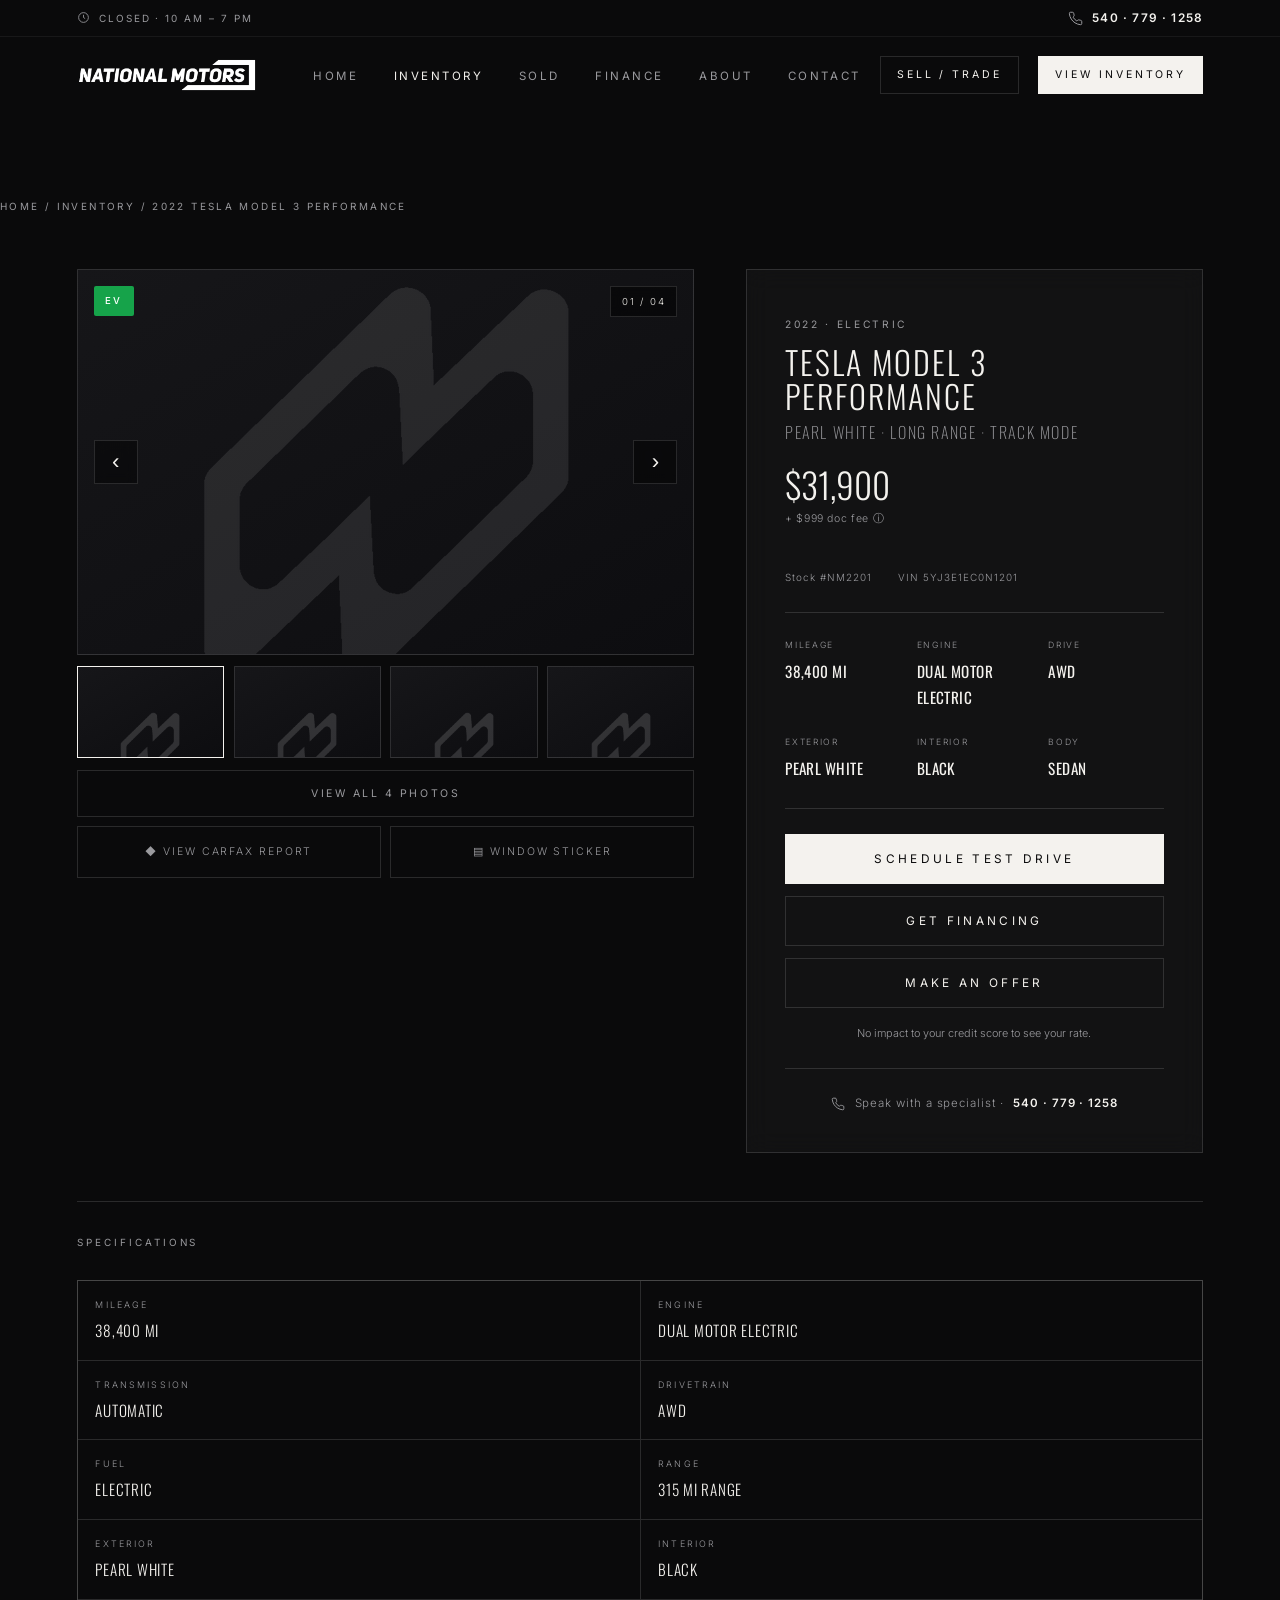
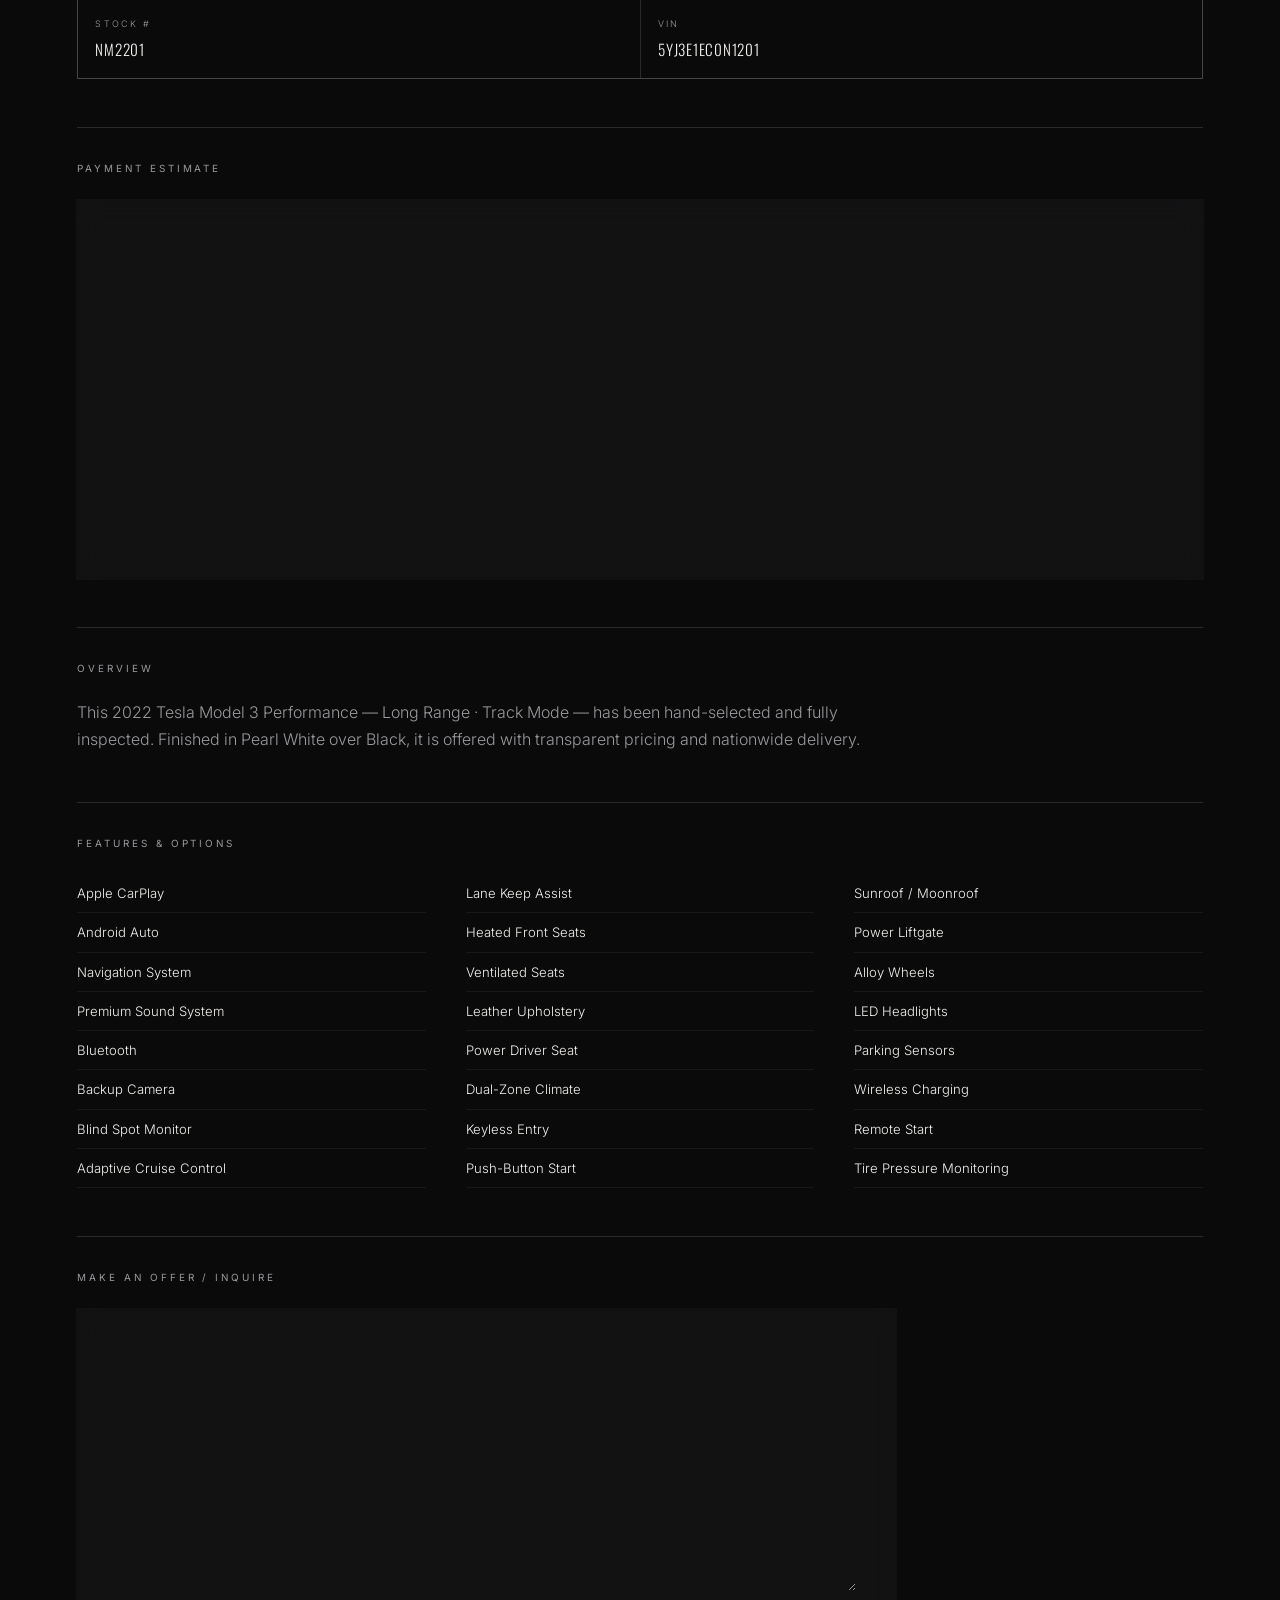
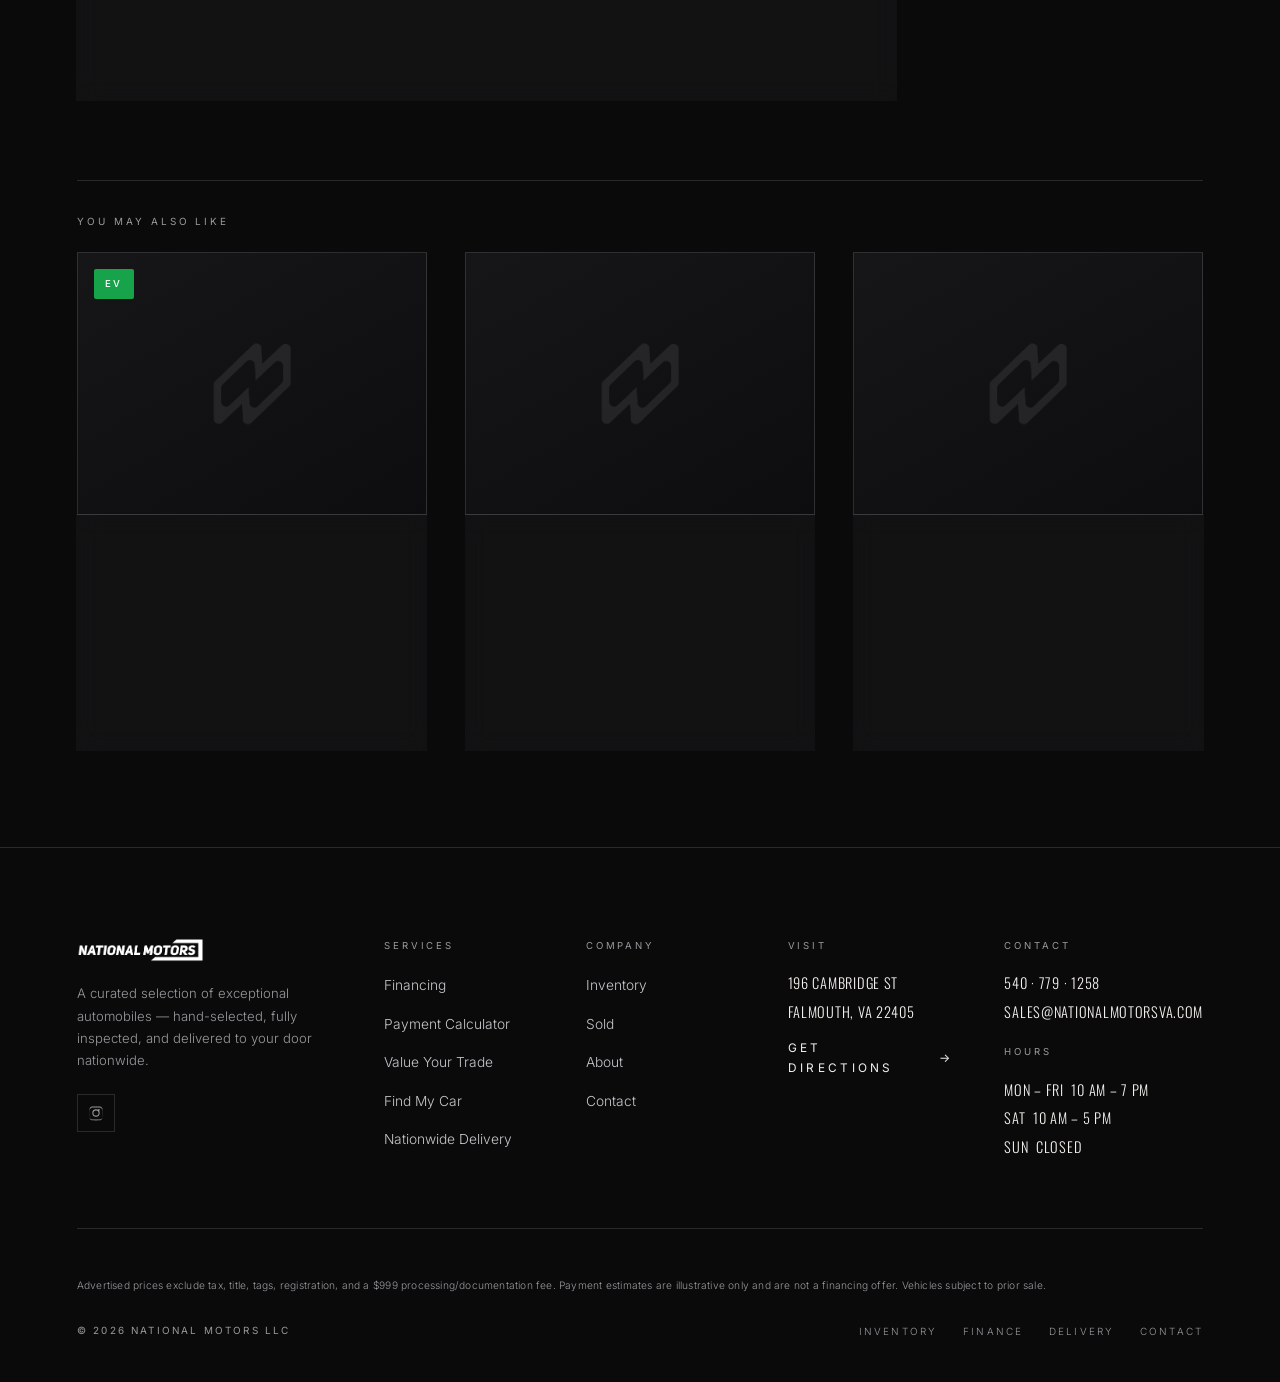
<file: vehicle.html>
<!DOCTYPE html><html lang="en"><head><meta charset="UTF-8"><meta name="viewport" content="width=device-width, initial-scale=1"><title>Vehicle Detail | National Motors</title><meta name="description" content="Vehicle detail — photos, full specifications, features, CARFAX, and a payment estimate."><link rel="icon" href="assets/img/favicon.png"><link rel="preconnect" href="https://fonts.googleapis.com"><link rel="preconnect" href="https://fonts.gstatic.com" crossorigin><link href="https://fonts.googleapis.com/css2?family=Inter:wght@300;400;500&family=Oswald:wght@200;300;400;500&display=swap" rel="stylesheet"><link rel="stylesheet" href="assets/css/site.css"></head><body><header id="hd"><div class="util"><div class="wrap utilrow"><span class="ustatus"><svg class="x" viewBox="0 0 24 24" fill="none" stroke="currentColor" stroke-width="1.4"><circle cx="12" cy="12" r="9"/><path d="M12 7v5l3 2"/></svg><span id="today">Open</span></span><a class="uphone" href="tel:+15407791258"><svg class="x" viewBox="0 0 24 24" fill="none" stroke="currentColor" stroke-width="1.4"><path d="M22 16.9v3a2 2 0 01-2.2 2 19.8 19.8 0 01-8.6-3 19.5 19.5 0 01-6-6 19.8 19.8 0 01-3-8.6A2 2 0 014.1 2h3a2 2 0 012 1.7c.1.9.3 1.8.6 2.6a2 2 0 01-.5 2.1L8.1 9.9a16 16 0 006 6l1.5-1.1a2 2 0 012.1-.5c.8.3 1.7.5 2.6.6a2 2 0 011.7 2z"/></svg><b>540 · 779 · 1258</b></a></div></div><div class="wrap nav"><a href="index.html"><img class="logo" src="assets/img/wordmark.png" alt="National Motors"></a><div class="right"><ul><li><a class="n" href="index.html">Home</a></li><li><a class="n active" href="inventory.html">Inventory</a></li><li><a class="n" href="sold.html">Sold</a></li><li><a class="n" href="financing.html">Finance</a></li><li><a class="n" href="about.html">About</a></li><li><a class="n" href="contact.html">Contact</a></li></ul><a class="btn small" href="sell.html">Sell / Trade</a><a class="btn small fill" href="inventory.html">View Inventory</a><button class="navtoggle" id="mt">Menu</button></div></div></header><div class="mobile" id="mm"><button class="close" id="mc">✕</button><a href="index.html">Home</a><a href="inventory.html">Inventory</a><a href="sold.html">Sold</a><a href="financing.html">Finance</a><a href="about.html">About</a><a href="contact.html">Contact</a><a href="sell.html">Sell / Trade</a></div><div class="wrap page-head" style="padding-bottom:1rem"><div class="crumb" id="crumb"></div></div><section style="padding-top:1rem"><div class="wrap" id="vdp"></div></section><footer><div class="wrap"><div class="foot-grid"><div class="foot-brand"><img src="assets/img/wordmark.png" alt="National Motors"><p>A curated selection of exceptional automobiles — hand-selected, fully inspected, and delivered to your door nationwide.</p><div class="socials"><a href="https://instagram.com/nationalmotorsva" aria-label="Instagram"><svg viewBox="0 0 24 24"><path d="M12 2.2c3.2 0 3.6 0 4.9.07 1.17.05 1.8.25 2.23.41.56.22.96.48 1.38.9.42.42.68.82.9 1.38.16.42.36 1.06.41 2.23.06 1.27.07 1.65.07 4.86s0 3.6-.07 4.86c-.05 1.17-.25 1.8-.41 2.23-.22.56-.48.96-.9 1.38-.42.42-.82.68-1.38.9-.42.16-1.06.36-2.23.41-1.27.06-1.65.07-4.9.07s-3.6 0-4.86-.07c-1.17-.05-1.8-.25-2.23-.41a3.7 3.7 0 01-1.38-.9 3.7 3.7 0 01-.9-1.38c-.16-.42-.36-1.06-.41-2.23C2.21 15.6 2.2 15.2 2.2 12s0-3.6.07-4.86c.05-1.17.25-1.8.41-2.23.22-.56.48-.96.9-1.38.42-.42.82-.68 1.38-.9.42-.16 1.06-.36 2.23-.41C8.4 2.21 8.8 2.2 12 2.2m0 1.6c-3.15 0-3.52.01-4.76.07-1.15.05-1.77.24-2.19.41-.55.2-.94.47-1.35.88-.41.41-.68.8-.88 1.35-.17.42-.36 1.04-.41 2.19-.06 1.24-.07 1.61-.07 4.76s.01 3.52.07 4.76c.05 1.15.24 1.77.41 2.19.2.55.47.94.88 1.35.41.41.8.68 1.35.88.42.17 1.04.36 2.19.41 1.24.06 1.61.07 4.76.07s3.52-.01 4.76-.07c1.15-.05 1.77-.24 2.19-.41.55-.2.94-.47 1.35-.88.41-.41.68-.8.88-1.35.17-.42.36-1.04.41-2.19.06-1.24.07-1.61.07-4.76s-.01-3.52-.07-4.76c-.05-1.15-.24-1.77-.41-2.19a3.6 3.6 0 00-.88-1.35 3.6 3.6 0 00-1.35-.88c-.42-.17-1.04-.36-2.19-.41-1.24-.06-1.61-.07-4.76-.07m0 2.7a5.5 5.5 0 110 11 5.5 5.5 0 010-11m0 1.6a3.9 3.9 0 100 7.8 3.9 3.9 0 000-7.8m5.7-.9a1.28 1.28 0 11-2.56 0 1.28 1.28 0 012.56 0"/></svg></a></div></div><div class="foot-col"><h4>Services</h4><ul><li><a href="financing.html">Financing</a></li><li><a href="calculator.html">Payment Calculator</a></li><li><a href="sell.html">Value Your Trade</a></li><li><a href="source.html">Find My Car</a></li><li><a href="delivery.html">Nationwide Delivery</a></li></ul></div><div class="foot-col"><h4>Company</h4><ul><li><a href="inventory.html">Inventory</a></li><li><a href="sold.html">Sold</a></li><li><a href="about.html">About</a></li><li><a href="contact.html">Contact</a></li></ul></div><div class="foot-col"><h4>Visit</h4><span class="v">196 Cambridge St</span><span class="v">Falmouth, VA 22405</span><a class="link" style="margin-top:.6rem" href="https://maps.google.com/maps?q=196%20Cambridge%20St%20Falmouth%20VA%2022405">Get Directions <span class="ar">→</span></a></div><div class="foot-col"><h4>Contact</h4><a class="v" href="tel:+15407791258">540 · 779 · 1258</a><a class="v" href="mailto:sales@nationalmotorsva.com">sales@nationalmotorsva.com</a><h4>Hours</h4><span class="v">Mon – Fri&nbsp;&nbsp;10 AM – 7 PM</span><span class="v">Sat&nbsp;&nbsp;10 AM – 5 PM</span><span class="v">Sun&nbsp;&nbsp;Closed</span></div></div><div class="foot-bottom"><p class="disc">Advertised prices exclude tax, title, tags, registration, and a $999 processing/documentation fee. Payment estimates are illustrative only and are not a financing offer. Vehicles subject to prior sale.</p><div class="row2"><span class="c">© <span id="yr"></span> National Motors LLC</span><ul><li><a href="inventory.html">Inventory</a></li><li><a href="financing.html">Finance</a></li><li><a href="delivery.html">Delivery</a></li><li><a href="contact.html">Contact</a></li></ul></div></div></div></footer><script src="assets/js/data.js"></script><script src="https://feed.nationalmotorsva.com/data.js"></script><script src="assets/js/helpers.js"></script><script src="assets/js/base.js"></script><script src="assets/js/vehicle.js"></script></body></html>
</file>
<file: assets/css/site.css>
:root{--bg:#0A0A0B;--ink:#F4F2EE;--muted:#9A9A9E;--line:rgba(255,255,255,.13);--ev:#16A34A;--glass:rgba(255,255,255,.035)}
*{box-sizing:border-box;margin:0;padding:0}
html{scroll-behavior:smooth}
@media (prefers-reduced-motion:reduce){*{animation:none!important;transition:none!important}}
body{background:var(--bg);color:var(--ink);font-family:"Inter",system-ui,sans-serif;font-weight:300;line-height:1.7;-webkit-font-smoothing:antialiased;overflow-x:hidden}
.wrap{max-width:1300px;margin:0 auto;padding-inline:clamp(24px,6vw,96px)}
a{color:inherit;text-decoration:none}img{display:block;max-width:100%}
.glass{background:var(--glass);backdrop-filter:blur(12px);-webkit-backdrop-filter:blur(12px);border:1px solid var(--line)}
.eyebrow{font-family:"Inter";font-weight:400;font-size:.66rem;letter-spacing:.42em;text-transform:uppercase;color:var(--muted)}
.btn{display:inline-block;font-family:"Inter";font-weight:400;font-size:.74rem;letter-spacing:.28em;text-transform:uppercase;padding:1.15em 2.4em;border:1px solid var(--line);color:var(--ink);cursor:pointer;background:transparent;transition:background .4s,color .4s,border-color .4s;text-align:center}
.btn:hover{background:var(--ink);color:var(--bg);border-color:var(--ink)}
.btn.fill{background:var(--ink);color:var(--bg);border-color:var(--ink)}
.btn.fill:hover{background:transparent;color:var(--ink)}
.btn.small{padding:.85em 1.5em;font-size:.66rem}
.link{display:inline-flex;align-items:center;gap:.7em;font-family:"Inter";font-weight:400;font-size:.74rem;letter-spacing:.28em;text-transform:uppercase;color:var(--ink);padding-bottom:.4em;position:relative;background:none;border:0;cursor:pointer}
.link::after{content:"";position:absolute;left:0;bottom:0;height:1px;width:100%;background:var(--line);transform:scaleX(0);transform-origin:left;transition:transform .45s cubic-bezier(.2,.7,.2,1)}
.link:hover::after{transform:scaleX(1)}
.link .ar{transition:transform .4s}.link:hover .ar{transform:translateX(6px)}
.h2ico{width:26px;height:26px;stroke:var(--muted);fill:none;stroke-width:1.4;vertical-align:middle;margin-right:.7rem}
/* header + util */
header{position:fixed;top:0;left:0;right:0;z-index:50;transition:background .4s,border-color .4s;border-bottom:1px solid transparent}
header.solid{background:rgba(10,10,11,.82);backdrop-filter:blur(16px);border-color:var(--line)}
.util{border-bottom:1px solid rgba(255,255,255,.06)}
.utilrow{display:flex;align-items:center;justify-content:space-between;height:36px;font-family:"Inter";font-weight:400;font-size:.62rem;letter-spacing:.2em;text-transform:uppercase;color:var(--muted)}
.ustatus,.uphone{display:inline-flex;align-items:center;gap:.55rem;color:var(--muted)}
.ustatus svg,.uphone svg{width:13px;height:13px;stroke:currentColor;fill:none;stroke-width:1.6}
.uphone b{font-weight:600;letter-spacing:.1em;color:var(--ink)}
.nav{display:flex;align-items:center;justify-content:space-between;height:76px}
.nav .logo{height:24px}
.nav ul{display:flex;gap:2.2rem;list-style:none}
.nav a.n{font-family:"Inter";font-weight:400;font-size:.72rem;letter-spacing:.22em;text-transform:uppercase;color:var(--muted);transition:color .3s}
.nav a.n:hover,.nav a.n.active{color:var(--ink)}
.nav .right{display:flex;align-items:center;gap:1.2rem}
.navtoggle{display:none;background:none;border:0;color:var(--ink);cursor:pointer;font-family:"Inter";font-size:.7rem;letter-spacing:.2em;text-transform:uppercase}
.mobile{position:fixed;inset:0;background:var(--bg);z-index:60;display:none;flex-direction:column;justify-content:center;gap:1.7rem;padding:2rem}
.mobile.open{display:flex}
.mobile a{font-family:"Oswald";font-weight:300;text-transform:uppercase;letter-spacing:.14em;font-size:1.4rem;color:var(--ink)}
.mobile .close{position:absolute;top:2rem;right:2rem;background:none;border:0;color:var(--ink);font-size:1.6rem;cursor:pointer}
@media(max-width:1080px){.nav ul{display:none}.navtoggle{display:block}.nav .right .btn{display:none}}
.rev{opacity:0;transform:translateY(28px);transition:opacity 1s cubic-bezier(.2,.7,.2,1),transform 1s cubic-bezier(.2,.7,.2,1)}
.rev.in{opacity:1;transform:none}
section{padding-block:clamp(4rem,7.5vw,6.5rem);position:relative}
.sec-top{display:flex;align-items:flex-end;justify-content:space-between;gap:2rem;flex-wrap:wrap;margin-bottom:4rem}
.sec-top h2{font-family:"Oswald";font-weight:200;text-transform:uppercase;letter-spacing:.16em;font-size:clamp(1.8rem,4vw,3rem)}
.sec-top .eyebrow{display:block;margin-bottom:1.1rem}
.sec-intro{max-width:54ch;color:var(--muted);margin:-2.4rem 0 3.6rem}
/* hero */
.hero{position:relative;min-height:100vh;display:flex;align-items:center;overflow:hidden}
.hero-media{position:absolute;inset:0;z-index:0;background:radial-gradient(120% 90% at 70% 30%,#17171b 0%,#0b0b0d 55%,#080809 100%)}
.hero-media::after{content:"CINEMATIC VEHICLE PHOTOGRAPHY";position:absolute;inset:0;display:grid;place-items:center;font-family:"Inter";font-weight:400;font-size:.62rem;letter-spacing:.4em;color:rgba(255,255,255,.14)}
.hero-mark{position:absolute;right:-4%;bottom:-12%;height:78%;opacity:.045;z-index:0;filter:grayscale(1)}
.hero .wrap{position:relative;z-index:1;width:100%}
.hero .eyebrow{display:block;margin-bottom:2.4rem;opacity:0;animation:rise 1.1s .1s ease forwards}
.hero h1{font-family:"Oswald";font-weight:200;text-transform:uppercase;letter-spacing:.1em;font-size:clamp(2.6rem,7vw,6rem);line-height:1.02;opacity:0;animation:rise 1.1s .22s ease forwards}
.hero h1 b{font-weight:400}
.hero .sub{max-width:44ch;color:var(--muted);font-size:1.02rem;margin:2.2rem 0 3rem;opacity:0;animation:rise 1.1s .34s ease forwards}
.hero .cta{display:flex;gap:1.2rem;flex-wrap:wrap;align-items:center;opacity:0;animation:rise 1.1s .46s ease forwards}
@keyframes rise{from{opacity:0;transform:translateY(22px)}to{opacity:1;transform:none}}
.marquee{border-block:1px solid var(--line);overflow:hidden;padding:1.9rem 0;background:#080809}
.marquee-track{display:flex;align-items:center;width:max-content;animation:scroll 55s linear infinite}
.marquee:hover .marquee-track{animation-play-state:paused}
.marquee svg{height:26px;width:auto;fill:var(--muted);opacity:.62;transition:opacity .35s;flex:none;margin-right:clamp(2.6rem,5vw,5rem)}
.marquee svg:hover{opacity:1;fill:var(--ink)}
@keyframes scroll{to{transform:translateX(-50%)}}
.page-head{padding:clamp(170px,22vh,250px) 0 clamp(2rem,5vw,4rem)}
.page-head .eyebrow{display:block;margin-bottom:1.4rem}
.page-head h1{font-family:"Oswald";font-weight:200;text-transform:uppercase;letter-spacing:.12em;font-size:clamp(2.2rem,5.5vw,4rem);line-height:1.02}
.page-head p{max-width:60ch;color:var(--muted);margin-top:1.6rem}
.crumb{font-family:"Inter";font-weight:400;font-size:.62rem;letter-spacing:.24em;text-transform:uppercase;color:var(--muted);margin-bottom:1.4rem}.crumb a:hover{color:var(--ink)}
/* cards */
.grid3{display:grid;grid-template-columns:repeat(3,1fr);gap:clamp(1.4rem,3vw,3rem)}
@media(max-width:900px){.grid3{grid-template-columns:1fr}}
.vhc{display:block;cursor:pointer}
.vhc .frame{position:relative;aspect-ratio:4/3;overflow:hidden;background:linear-gradient(150deg,#161619,#0d0d10);border:1px solid var(--line)}
.vhc .frame img.real{width:100%;height:100%;object-fit:cover;transition:transform 1.1s cubic-bezier(.2,.7,.2,1)}
.vhc:hover .frame img.real{transform:scale(1.05)}
.vhc .frame img.ph{position:absolute;top:50%;left:50%;transform:translate(-50%,-50%);height:34%;opacity:.08;filter:grayscale(1)}
.vhc .ev,.gallery .main .ev{position:absolute;top:1rem;left:1rem;z-index:2;font-family:"Inter";font-weight:500;font-size:.6rem;letter-spacing:.22em;text-transform:uppercase;color:#fff;background:var(--ev);padding:.42rem .72rem;border-radius:2px}
.vhc .meta{border:1px solid var(--line);border-top:0;padding:1.5rem 1.4rem}
.cyear{font-family:"Oswald";font-weight:300;font-size:1.7rem;letter-spacing:.04em;line-height:1}
.cname{font-family:"Oswald";font-weight:300;text-transform:uppercase;letter-spacing:.08em;font-size:1rem;color:var(--muted);margin-top:.35rem}
.cprice{font-family:"Inter";font-weight:400;font-size:1.1rem;margin-top:.9rem}
.callout{font-family:"Inter";font-weight:400;font-size:.62rem;letter-spacing:.14em;text-transform:uppercase;color:var(--ink);margin-top:.7rem;opacity:.75}
.cspecs{display:grid;grid-template-columns:1fr 1fr;gap:.9rem 1.2rem;margin-top:1.2rem;padding-top:1.2rem;border-top:1px solid var(--line)}
.cspecs dt{font-family:"Inter";font-size:.52rem;letter-spacing:.2em;text-transform:uppercase;color:var(--muted);margin-bottom:.28rem}
.cspecs dd{font-family:"Oswald";font-weight:300;font-size:.85rem;letter-spacing:.03em;text-transform:uppercase}
.vhc.sold .frame{filter:grayscale(1) brightness(.72)}
.vhc.sold .frame::after{content:"SOLD";position:absolute;top:1rem;left:1rem;font-family:"Inter";font-weight:400;font-size:.56rem;letter-spacing:.34em;color:var(--ink);border:1px solid var(--ink);padding:.4rem .8rem}
.vhc.sold .cprice{color:var(--muted)}
.center-cta{display:flex;justify-content:center;gap:1.2rem;flex-wrap:wrap;margin-top:4.5rem}
/* process / why / props */
.steps{display:grid;grid-template-columns:repeat(4,1fr);gap:clamp(1.6rem,3vw,3.2rem)}
@media(max-width:900px){.steps{grid-template-columns:1fr 1fr}}@media(max-width:560px){.steps{grid-template-columns:1fr}}
.step{border-top:1px solid var(--line);padding-top:1.7rem}
.step .n{font-family:"Oswald";font-weight:200;font-size:2.6rem;color:var(--muted);line-height:1}
.step h3{font-family:"Oswald";font-weight:300;text-transform:uppercase;letter-spacing:.14em;font-size:1.02rem;margin:1.1rem 0 .7rem}
.step p{color:var(--muted);font-size:.9rem;line-height:1.65}
.why{display:grid;grid-template-columns:repeat(3,1fr);grid-auto-rows:1fr;gap:1px;background:var(--line);border:1px solid var(--line)}
@media(max-width:900px){.why{grid-template-columns:1fr 1fr}}@media(max-width:560px){.why{grid-template-columns:1fr}}
.why .cell{background:var(--bg);padding:clamp(1.8rem,3vw,2.6rem)}
.why .ico{width:30px;height:30px;color:var(--ink);margin-bottom:1.4rem;opacity:.85}
.why h3{font-family:"Oswald";font-weight:300;text-transform:uppercase;letter-spacing:.12em;font-size:1.05rem;margin-bottom:.7rem}
.why p{color:var(--muted);font-size:.9rem}
.dband{border:1px solid var(--line);padding:clamp(2.4rem,5vw,4rem);text-align:center}
.railmap{display:flex;align-items:center;justify-content:space-between;gap:.5rem;margin:2.4rem auto 0;max-width:900px;position:relative}
.railmap::before{content:"";position:absolute;left:5%;right:5%;top:6px;height:1px;background:var(--line)}
.railmap .dot{position:relative;text-align:center;flex:1}
.railmap .dot i{display:block;width:9px;height:9px;border-radius:50%;background:var(--muted);margin:0 auto 1rem;position:relative;z-index:1}
.railmap .dot.hq i{background:var(--ink);box-shadow:0 0 0 4px rgba(244,242,238,.12)}
.railmap .dot span{font-family:"Inter";font-size:.56rem;letter-spacing:.18em;text-transform:uppercase;color:var(--muted)}
.railmap .dot.hq span{color:var(--ink)}
.transport{display:grid;grid-template-columns:repeat(2,1fr);gap:clamp(1.4rem,3vw,2.4rem)}@media(max-width:820px){.transport{grid-template-columns:1fr}}
.tcard{border:1px solid var(--line);padding:clamp(1.8rem,3vw,2.6rem);position:relative}
.tcard.rec{border-color:rgba(244,242,238,.4)}
.tcard .tag{position:absolute;top:-1px;right:-1px;font-family:"Inter";font-size:.56rem;letter-spacing:.22em;text-transform:uppercase;color:var(--bg);background:var(--ink);padding:.35rem .7rem}
.tcard h3{font-family:"Oswald";font-weight:300;text-transform:uppercase;letter-spacing:.12em;font-size:1.3rem;margin-bottom:.8rem}
.tcard>p{color:var(--muted);font-size:.9rem;margin-bottom:1.4rem}
.tcard ul{list-style:none;display:flex;flex-direction:column;gap:.7rem}
.tcard li{font-family:"Inter";font-size:.8rem;color:var(--ink);padding-left:1.3rem;position:relative}.tcard li::before{content:"—";position:absolute;left:0;color:var(--muted)}
.protect{display:grid;grid-template-columns:repeat(4,1fr);gap:clamp(1.4rem,3vw,2.4rem)}@media(max-width:900px){.protect{grid-template-columns:1fr 1fr}}@media(max-width:560px){.protect{grid-template-columns:1fr}}
.protect .p h3{font-family:"Oswald";font-weight:300;text-transform:uppercase;letter-spacing:.1em;font-size:1rem;margin-bottom:.6rem;padding-top:1.4rem;border-top:1px solid var(--line)}
.protect .p p{color:var(--muted);font-size:.86rem}
.faq-item{border-top:1px solid var(--line)}.faq-item:last-child{border-bottom:1px solid var(--line)}
.faq-q{width:100%;text-align:left;background:none;border:0;color:var(--ink);cursor:pointer;display:flex;justify-content:space-between;gap:1rem;padding:1.5rem 0;font-family:"Oswald";font-weight:300;text-transform:uppercase;letter-spacing:.08em;font-size:1.02rem}
.faq-q .pm{color:var(--muted);transition:transform .3s;flex:none}.faq-q[aria-expanded=true] .pm{transform:rotate(45deg)}
.faq-a{max-height:0;overflow:hidden;transition:max-height .3s ease}.faq-a p{color:var(--muted);font-size:.92rem;padding-bottom:1.5rem;max-width:80ch}
/* story */
.story{display:grid;grid-template-columns:1fr 1fr;gap:clamp(2rem,5vw,5rem);align-items:center;margin-bottom:clamp(3rem,7vw,7rem)}
.story:nth-child(even) .story-img{order:2}@media(max-width:820px){.story{grid-template-columns:1fr}.story:nth-child(even) .story-img{order:0}}
.story-img{aspect-ratio:4/3;border:1px solid var(--line);background:linear-gradient(150deg,#161619,#0d0d10);display:grid;place-items:center}.story-img img{height:34%;opacity:.08;filter:grayscale(1)}
.story .n{font-family:"Oswald";font-weight:200;font-size:2.4rem;color:var(--muted);line-height:1;margin-bottom:1rem}
.story h3{font-family:"Oswald";font-weight:300;text-transform:uppercase;letter-spacing:.12em;font-size:1.5rem;margin-bottom:1rem}.story p{color:var(--muted);margin-bottom:1rem}
.promise{text-align:center;border-top:1px solid var(--line);padding-top:clamp(4rem,8vw,7rem)}
.promise p{font-family:"Oswald";font-weight:200;text-transform:uppercase;letter-spacing:.12em;font-size:clamp(1.5rem,3.6vw,2.6rem);line-height:1.3;max-width:22ch;margin:0 auto}
/* inventory dropdowns (glass) */
.filterbar{display:grid;grid-template-columns:1.4fr repeat(5,1fr);gap:1.2rem;margin-bottom:2.4rem}
@media(max-width:1040px){.filterbar{grid-template-columns:1fr 1fr 1fr}}@media(max-width:560px){.filterbar{grid-template-columns:1fr 1fr}}
.fld{display:flex;flex-direction:column}
.fld label{font-family:"Inter";font-weight:400;font-size:.56rem;letter-spacing:.28em;text-transform:uppercase;color:var(--muted);margin-bottom:.6rem}
.fld input,.fld select{background:var(--glass);backdrop-filter:blur(8px);-webkit-backdrop-filter:blur(8px);border:1px solid var(--line);border-radius:4px;color:var(--ink);font-family:"Inter";font-weight:300;font-size:.9rem;padding:.85em 1em;cursor:pointer;appearance:none;transition:border-color .3s}
.fld input{cursor:text}.fld input:focus,.fld select:focus{outline:none;border-color:rgba(244,242,238,.4)}
.fld select option{background:#111}
.invhead{display:flex;justify-content:space-between;align-items:end;gap:1rem;flex-wrap:wrap;margin-bottom:1.8rem}
.count{font-family:"Inter";font-size:.64rem;letter-spacing:.2em;text-transform:uppercase;color:var(--muted)}
.invgrid{display:grid;grid-template-columns:repeat(4,minmax(0,1fr));gap:clamp(1.1rem,2vw,1.8rem)}
.invgrid>*{min-width:0}
@media(max-width:1200px){.invgrid{grid-template-columns:repeat(3,minmax(0,1fr))}}
@media(max-width:900px){.invgrid{grid-template-columns:repeat(2,minmax(0,1fr))}}
@media(max-width:600px){.invgrid{grid-template-columns:minmax(0,1fr)}}
.empty{grid-column:1/-1;padding:4rem 0;text-align:center;color:var(--muted);font-family:"Oswald";letter-spacing:.1em;text-transform:uppercase}
.pager{display:flex;justify-content:center;gap:.6rem;margin-top:4rem}
.pager button{background:transparent;border:1px solid var(--line);color:var(--muted);width:42px;height:42px;font-family:"Inter";font-size:.72rem;cursor:pointer;transition:.25s}
.pager button[aria-current=true]{background:var(--ink);color:var(--bg);border-color:var(--ink)}.pager button:hover{color:var(--ink)}
/* VDP */
.vdp{display:grid;grid-template-columns:1.35fr 1fr;gap:clamp(2rem,4vw,4.5rem);align-items:start}@media(max-width:960px){.vdp{grid-template-columns:1fr}}
.gallery .main{position:relative;aspect-ratio:16/10;border:1px solid var(--line);background:linear-gradient(150deg,#161619,#0d0d10);overflow:hidden;display:grid;place-items:center}
.gallery .main img.real{width:100%;height:100%;object-fit:cover}.gallery .main img.ph{height:38%;opacity:.09;filter:grayscale(1)}
.gallery .thumbs{display:flex;gap:.6rem;margin-top:.7rem}
.gallery .thumbs button{flex:1;aspect-ratio:16/10;border:1px solid var(--line);background:linear-gradient(150deg,#161619,#0d0d10);cursor:pointer;display:grid;place-items:center;overflow:hidden}
.gallery .thumbs button[aria-current=true]{border-color:var(--ink)}.gallery .thumbs img.ph{height:44%;opacity:.14;filter:grayscale(1)}
.quickspec{display:flex;flex-wrap:wrap;gap:1.4rem 2.4rem;margin-top:1.6rem;padding-top:1.6rem;border-top:1px solid var(--line)}
.quickspec div{min-width:80px}.quickspec dt{font-family:"Inter";font-size:.54rem;letter-spacing:.22em;text-transform:uppercase;color:var(--muted);margin-bottom:.3rem}.quickspec dd{font-family:"Oswald";font-weight:300;letter-spacing:.04em;text-transform:uppercase;font-size:.92rem}
.vinfo .yr{font-family:"Inter";font-weight:400;font-size:.66rem;letter-spacing:.26em;text-transform:uppercase;color:var(--muted)}
.vinfo h1{font-family:"Oswald";font-weight:200;text-transform:uppercase;letter-spacing:.08em;font-size:clamp(1.7rem,3.4vw,2.5rem);line-height:1.05;margin:.6rem 0}
.vinfo .price{font-family:"Oswald";font-weight:300;font-size:1.9rem}
.docfee{font-family:"Inter";font-size:.66rem;letter-spacing:.06em;color:var(--muted);margin:.5rem 0 1.6rem;position:relative;cursor:help;display:inline-block}
.docfee .tip{display:none;position:absolute;left:0;top:130%;width:280px;background:#111;border:1px solid var(--line);padding:1rem;font-size:.66rem;line-height:1.6;letter-spacing:0;text-transform:none;z-index:5}.docfee:hover .tip{display:block}
.spec-grid{display:grid;grid-template-columns:1fr 1fr;gap:1px;background:var(--line);border:1px solid var(--line);margin:1.8rem 0}
.spec-grid div{background:var(--bg);padding:1rem 1.1rem}
.spec-grid dt{font-family:"Inter";font-size:.56rem;letter-spacing:.24em;text-transform:uppercase;color:var(--muted);margin-bottom:.35rem}.spec-grid dd{font-family:"Oswald";font-weight:300;letter-spacing:.05em;text-transform:uppercase;font-size:.95rem}
.vcta{display:flex;gap:1rem;flex-wrap:wrap;margin-bottom:1rem}
.vnote{font-family:"Inter";font-size:.68rem;letter-spacing:.06em;color:var(--muted);margin-bottom:1.8rem}.vnote a{color:var(--ink)}
.section-label{font-family:"Inter";font-weight:400;font-size:.62rem;letter-spacing:.3em;text-transform:uppercase;color:var(--muted);margin:3rem 0 1.4rem;padding-top:2rem;border-top:1px solid var(--line)}
.overview p{color:var(--muted);max-width:80ch}
.features{columns:3;column-gap:2.5rem}@media(max-width:900px){.features{columns:2}}@media(max-width:560px){.features{columns:1}}
.features span{display:block;font-family:"Inter";font-size:.82rem;color:var(--ink);padding:.5rem 0;border-bottom:1px solid rgba(255,255,255,.06);break-inside:avoid}
.badges{display:flex;gap:1rem;flex-wrap:wrap;margin-top:2rem}
.badges a{display:inline-flex;align-items:center;gap:.6rem;border:1px solid var(--line);padding:.9rem 1.3rem;font-family:"Inter";font-size:.66rem;letter-spacing:.18em;text-transform:uppercase;color:var(--muted)}.badges a:hover{color:var(--ink);border-color:var(--ink)}
/* calc module */
.calcmod{padding:clamp(1.8rem,3vw,2.6rem)}
.calc-grid{display:grid;grid-template-columns:1fr 1fr;gap:clamp(1.6rem,3vw,3rem)}@media(max-width:760px){.calc-grid{grid-template-columns:1fr}}
.calc-controls .f{margin-bottom:1.4rem}
.calc-controls .l{display:flex;justify-content:space-between;font-size:.6rem;letter-spacing:.24em;text-transform:uppercase;color:var(--muted);margin-bottom:.5rem}.calc-controls .l b{color:var(--ink);font-weight:400}
.calc-controls input[type=range]{width:100%;accent-color:var(--ink)}
.terms{display:flex;gap:.5rem;margin-top:.3rem;flex-wrap:wrap}
.terms button{flex:1;min-width:52px;background:transparent;border:1px solid var(--line);color:var(--muted);padding:.5rem;font-family:"Inter";font-size:.68rem;cursor:pointer}
.terms button[aria-pressed=true]{background:var(--ink);color:var(--bg);border-color:var(--ink)}
.calc-results .est{font-family:"Oswald";font-weight:200;font-size:2.6rem;line-height:1}.calc-results .est small{font-size:.8rem;color:var(--muted);font-family:"Inter";margin-left:.3rem}
.calc-results{border-left:1px solid var(--line);padding-left:clamp(1.6rem,3vw,3rem)}@media(max-width:760px){.calc-results{border-left:0;padding-left:0;border-top:1px solid var(--line);padding-top:2rem}}
.rgrid{display:grid;grid-template-columns:1fr 1fr;gap:1px;background:var(--line);border:1px solid var(--line);margin-top:1.6rem}
.rgrid div{background:var(--bg);padding:1rem 1.1rem}.rgrid dt{font-size:.54rem;letter-spacing:.2em;text-transform:uppercase;color:var(--muted);margin-bottom:.3rem;font-family:"Inter"}.rgrid dd{font-family:"Oswald";font-weight:300;font-size:1rem;letter-spacing:.04em}
.disc{font-size:.68rem;color:var(--muted);margin-top:1.2rem;line-height:1.5}
/* finance tabs + lenders */
.fintabs{display:flex;gap:.6rem;flex-wrap:wrap;margin-bottom:2.6rem}
.fintab{background:transparent;border:1px solid var(--line);color:var(--muted);padding:.9em 1.6em;font-family:"Inter";font-size:.68rem;letter-spacing:.2em;text-transform:uppercase;cursor:pointer;transition:.25s}
.fintab[aria-pressed=true]{background:var(--ink);color:var(--bg);border-color:var(--ink)}
.lenders{display:grid;grid-template-columns:repeat(4,1fr);gap:1px;background:var(--line);border:1px solid var(--line)}
@media(max-width:820px){.lenders{grid-template-columns:repeat(2,1fr)}}
.lenders span{background:var(--bg);padding:1.4rem;text-align:center;font-family:"Oswald";font-weight:300;text-transform:uppercase;letter-spacing:.08em;font-size:.82rem;color:var(--muted)}
/* forms */
.form{max-width:820px}.form.glass{padding:clamp(1.8rem,3vw,2.6rem)}
.frow{display:grid;grid-template-columns:1fr 1fr;gap:0 2rem}@media(max-width:640px){.frow{grid-template-columns:1fr}}
.field{display:flex;flex-direction:column;margin-bottom:1.6rem}.field.full{grid-column:1/-1}
.field label{font-family:"Inter";font-weight:400;font-size:.58rem;letter-spacing:.3em;text-transform:uppercase;color:var(--muted);margin-bottom:.6rem}
.field input,.field select,.field textarea{background:transparent;border:1px solid var(--line);border-radius:4px;color:var(--ink);font-family:"Inter";font-weight:300;font-size:.98rem;padding:.85em 1em;transition:border-color .3s}
.field input:focus,.field select:focus,.field textarea:focus{outline:none;border-color:rgba(244,242,238,.4)}
.field select{appearance:none;cursor:pointer}.field select option{background:#111}.field textarea{resize:vertical;min-height:120px}
.consent{display:flex;gap:.8rem;align-items:flex-start;font-size:.8rem;color:var(--muted);margin-bottom:1.8rem;max-width:640px}.consent input{margin-top:.35rem;accent-color:var(--ink)}
.form-ok{display:none;border:1px solid var(--line);padding:1.4rem;font-family:"Oswald";font-weight:300;text-transform:uppercase;letter-spacing:.1em;margin-top:1.4rem}
.split{display:grid;grid-template-columns:1fr 1fr;gap:clamp(2rem,5vw,5rem);align-items:start}@media(max-width:900px){.split{grid-template-columns:1fr}}
.cinfo .row{padding:1.4rem 0;border-bottom:1px solid var(--line)}.cinfo .row:first-child{border-top:1px solid var(--line)}
.cinfo dt{font-family:"Inter";font-weight:400;font-size:.6rem;letter-spacing:.3em;text-transform:uppercase;color:var(--muted);margin-bottom:.5rem}.cinfo dd{font-family:"Oswald";font-weight:300;text-transform:uppercase;letter-spacing:.06em;font-size:1.05rem;line-height:1.5}.cinfo dd a{color:var(--ink)}
.map{aspect-ratio:4/3;border:1px solid var(--line);overflow:hidden;margin-top:2rem}.map iframe{width:100%;height:100%;border:0;filter:grayscale(1) invert(.92) contrast(.9)}
.statement{border-top:1px solid var(--line);border-bottom:1px solid var(--line);text-align:center}.statement .wrap{max-width:1000px}
.statement p{font-family:"Oswald";font-weight:200;text-transform:uppercase;letter-spacing:.12em;font-size:clamp(1.5rem,3.6vw,2.7rem);line-height:1.3}.statement .eyebrow{display:block;margin-bottom:2.2rem}
.ig-grid{display:grid;grid-template-columns:repeat(3,minmax(0,1fr));gap:.6rem}
.ig-grid a{position:relative;aspect-ratio:1;overflow:hidden;background:linear-gradient(150deg,#161619,#0d0d10);border:1px solid var(--line);display:grid;place-items:center}.ig-grid a img{height:32%;opacity:.08;filter:grayscale(1);transition:opacity .4s}.ig-grid a:hover img{opacity:.18}
/* where to next */
.next-grid{display:grid;grid-template-columns:repeat(4,1fr);gap:clamp(1.2rem,2.5vw,1.8rem)}
@media(max-width:900px){.next-grid{grid-template-columns:1fr 1fr}}@media(max-width:560px){.next-grid{grid-template-columns:1fr}}
.nextcard{padding:clamp(1.6rem,3vw,2.2rem);display:flex;flex-direction:column;gap:.8rem;transition:border-color .35s,transform .35s}
.nextcard:hover{border-color:rgba(244,242,238,.4);transform:translateY(-4px)}
.nextcard h3{font-family:"Oswald";font-weight:300;text-transform:uppercase;letter-spacing:.1em;font-size:1.15rem}
.nextcard p{color:var(--muted);font-size:.85rem;flex:1}
.nextcard .link{font-size:.66rem}
/* footer */
footer{border-top:1px solid var(--line);padding-block:clamp(4rem,7vw,6rem) 2.4rem}
.foot-grid3{display:grid;grid-template-columns:1.8fr 1fr 1fr;gap:clamp(2rem,4vw,4rem)}
@media(max-width:760px){.foot-grid3{grid-template-columns:1fr 1fr}}@media(max-width:480px){.foot-grid3{grid-template-columns:1fr}}
.foot-brand img{height:24px;margin-bottom:1.3rem}.foot-brand p{color:var(--muted);font-size:.82rem;max-width:38ch;margin-bottom:1.4rem;line-height:1.7}
.socials{display:flex;gap:.7rem}.socials a{width:38px;height:38px;border:1px solid var(--line);display:grid;place-items:center;color:var(--muted);transition:.25s}.socials a:hover{color:var(--ink);border-color:var(--ink)}.socials svg{width:16px;height:16px;fill:currentColor}
.foot h4{font-family:"Inter";font-weight:400;font-size:.6rem;letter-spacing:.3em;text-transform:uppercase;color:var(--muted);margin-bottom:1.2rem}
.foot ul{list-style:none}.foot li{margin-bottom:.7rem}.foot li a{font-family:"Inter";font-weight:300;font-size:.86rem;color:#c8c8cc}.foot li a:hover{color:var(--ink)}
.foot-bottom{margin-top:clamp(3rem,5vw,4.5rem);padding-top:1.8rem;border-top:1px solid var(--line)}
.foot-bottom .disc{font-family:"Inter";font-weight:300;font-size:.64rem;letter-spacing:.02em;color:var(--muted);line-height:1.7;margin-bottom:1.4rem}
.foot-bottom .row2{display:flex;align-items:center;justify-content:space-between;gap:1.5rem;flex-wrap:wrap}
.foot-bottom .c{font-family:"Inter";font-weight:400;font-size:.62rem;letter-spacing:.22em;text-transform:uppercase;color:var(--muted)}
.foot-bottom ul{display:flex;gap:1.6rem;list-style:none;flex-wrap:wrap}.foot-bottom a{font-family:"Inter";font-size:.62rem;letter-spacing:.22em;text-transform:uppercase;color:var(--muted)}.foot-bottom a:hover{color:var(--ink)}
/* --- card top revert --- */
.vhc .meta .top{display:flex;justify-content:space-between;align-items:baseline;gap:1rem}
.vhc .meta .cyear{display:block;font-family:"Inter";font-weight:400;font-size:.64rem;letter-spacing:.24em;text-transform:uppercase;color:var(--muted);margin-bottom:.4rem}
.vhc .meta .cname{font-family:"Oswald";font-weight:300;text-transform:uppercase;letter-spacing:.1em;font-size:1.05rem;line-height:1.1}
.vhc .meta .cprice{font-family:"Inter";font-weight:400;font-size:.98rem;white-space:nowrap}
/* --- finance modules centered --- */
.finwrap{max-width:900px;margin:0 auto}
.finwrap .fintabs{justify-content:center}
.finwrap .form{margin-inline:auto}
/* --- VDP gallery controls --- */
.gallery .main .counter{position:absolute;top:1rem;right:1rem;z-index:3;background:rgba(0,0,0,.5);backdrop-filter:blur(6px);border:1px solid var(--line);padding:.4rem .7rem;font-family:"Inter";font-size:.6rem;letter-spacing:.18em;color:var(--ink)}
.gallery .main .gnav{position:absolute;top:50%;transform:translateY(-50%);z-index:3;width:44px;height:44px;border:1px solid var(--line);background:rgba(0,0,0,.4);backdrop-filter:blur(6px);color:var(--ink);cursor:pointer;display:grid;place-items:center;font-size:1.4rem;transition:.25s}
.gallery .main .gnav:hover{background:var(--ink);color:var(--bg)}
.gallery .main .gprev{left:1rem}.gallery .main .gnext{right:1rem}
.viewall{width:100%;margin-top:.7rem;background:transparent;border:1px solid var(--line);color:var(--muted);padding:1rem;font-family:"Inter";font-weight:400;font-size:.66rem;letter-spacing:.24em;text-transform:uppercase;cursor:pointer;transition:.25s}
.viewall:hover{color:var(--ink);border-color:var(--ink)}
/* --- VDP right panel --- */
.vpanel{padding:clamp(1.8rem,3vw,2.4rem);position:sticky;top:118px}
@media(max-width:960px){.vpanel{position:static}}
.vp-year{font-family:"Inter";font-weight:400;font-size:.64rem;letter-spacing:.26em;text-transform:uppercase;color:var(--muted)}
.vp-title{font-family:"Oswald";font-weight:300;text-transform:uppercase;letter-spacing:.06em;font-size:clamp(1.5rem,2.6vw,2rem);line-height:1.08;margin:.55rem 0 .3rem}
.vp-sub{font-family:"Oswald";font-weight:200;text-transform:uppercase;letter-spacing:.1em;font-size:1rem;color:var(--muted);margin-bottom:1.3rem}
.vp-price{font-family:"Oswald";font-weight:300;font-size:2.2rem;line-height:1}
.vp-ids{font-family:"Inter";font-size:.62rem;letter-spacing:.1em;color:var(--muted);margin-top:1rem;display:flex;gap:1.6rem;flex-wrap:wrap}
.vp-div{border:0;border-top:1px solid var(--line);margin:1.6rem 0}
.vp-specs{display:grid;grid-template-columns:1fr 1fr 1fr;gap:1.5rem 1rem}
.vp-specs dt{font-family:"Inter";font-size:.54rem;letter-spacing:.2em;text-transform:uppercase;color:var(--muted);margin-bottom:.4rem}
.vp-specs dd{font-family:"Oswald";font-weight:400;font-size:.95rem;letter-spacing:.03em;text-transform:uppercase}
.vp-cta{display:flex;flex-direction:column;gap:.8rem}
.btn.block{width:100%;display:block}
.vp-note{text-align:center;font-family:"Inter";font-size:.68rem;color:var(--muted);margin-top:1rem}
.vp-spec-line{display:flex;align-items:center;justify-content:center;gap:.6rem;font-family:"Inter";font-size:.72rem;letter-spacing:.08em;color:var(--muted)}
.vp-spec-line b{color:var(--ink);font-weight:600}
.vp-spec-line svg{width:14px;height:14px;stroke:currentColor;fill:none;stroke-width:1.6}
/* --- footer restore 4 col --- */
.foot-grid{display:grid;grid-template-columns:1.6fr 1fr 1fr 1fr;gap:clamp(2rem,4vw,4rem)}
@media(max-width:900px){.foot-grid{grid-template-columns:1fr 1fr}}@media(max-width:560px){.foot-grid{grid-template-columns:1fr}}
/* equal cards + one-line title */
.invgrid,.grid3{align-items:stretch}
.vhc{display:flex;flex-direction:column;height:100%}
.vhc .frame{flex:none}
.vhc .meta{flex:1;display:flex;flex-direction:column}
.vhc .meta .top{display:flex;justify-content:space-between;align-items:baseline;gap:1rem}
.vhc .meta .cname{font-family:"Oswald";font-weight:300;text-transform:uppercase;letter-spacing:.07em;font-size:1.02rem;white-space:nowrap;overflow:hidden;text-overflow:ellipsis;flex:1;min-width:0}
.vhc .meta .cprice{font-family:"Inter";font-weight:400;font-size:.98rem;white-space:nowrap}
.cspecs{margin-top:auto}
/* sold cards: masked VIN, no price, find-similar CTA */
.vhc.sold{position:relative}
.vhc.sold .cardlink{display:block;flex:none}
.vhc.sold .cardlink::after{content:"";position:absolute;inset:0;z-index:1}
.cvin{font-family:"Inter";font-weight:400;font-size:.62rem;letter-spacing:.16em;color:var(--muted);margin-top:.55rem;margin-bottom:1.15rem}
.vhc.sold .findsim{position:relative;z-index:2;margin-top:auto;display:block}
/* footer 3-col + contact row */
.foot-grid{grid-template-columns:1.7fr 1fr 1fr}
.foot-contact{display:grid;grid-template-columns:repeat(3,1fr);gap:clamp(1.5rem,3vw,3rem);margin-top:clamp(2.5rem,4vw,3.5rem);padding-top:clamp(2rem,3vw,2.6rem);border-top:1px solid var(--line)}
@media(max-width:640px){.foot-contact{grid-template-columns:1fr 1fr}}@media(max-width:420px){.foot-contact{grid-template-columns:1fr}}
.foot-contact .v{display:block;font-family:"Oswald";font-weight:300;text-transform:uppercase;letter-spacing:.05em;font-size:.92rem;color:var(--ink);line-height:1.6;margin-bottom:.35rem}
.foot-contact a.v:hover{color:var(--muted)}
.lenderwall{display:grid;grid-template-columns:repeat(4,1fr);gap:1rem}
@media(max-width:820px){.lenderwall{grid-template-columns:repeat(2,1fr)}}
.lender-tile{border:1px solid var(--line);background:var(--glass);backdrop-filter:blur(8px);aspect-ratio:16/7;display:grid;place-items:center;padding:1rem;text-align:center;transition:border-color .3s,background .3s}
.lender-tile:hover{border-color:rgba(244,242,238,.4)}
.lender-tile .lg{font-family:"Oswald";font-weight:300;text-transform:uppercase;letter-spacing:.06em;font-size:.95rem;color:var(--ink);line-height:1.15}
.lender-tile.more{border-style:dashed;background:transparent}.lender-tile.more .lg{color:var(--muted)}
.gbadges{display:grid;grid-template-columns:1fr 1fr;gap:.6rem;margin-top:.6rem}.gbadges a{justify-content:center;padding:1rem;margin:0}
@media(max-width:480px){.gbadges{grid-template-columns:1fr}}
.estcta{text-align:center;margin-top:2.4rem;padding-top:2.4rem;border-top:1px solid var(--line)}
.estcta .eyebrow{display:block;margin-bottom:1rem}
.estcta p{color:var(--muted);max-width:52ch;margin:0 auto 1.6rem}
.estcta-btns{display:flex;gap:1.2rem;justify-content:center;flex-wrap:wrap}

/* Desktop-only header sizing (complements the max-width:1080px mobile nav breakpoint) */
@media (min-width: 1081px){
  .nav .logo{height:34px}
  .uphone{font-size:.74rem}
  .uphone svg{width:15px;height:15px}
}/* ===== HOME hero + section imagery + one-block footer ===== */
:root{--grain:url("data:image/svg+xml,%3Csvg xmlns='http://www.w3.org/2000/svg' width='140' height='140'%3E%3Cfilter id='n'%3E%3CfeTurbulence type='fractalNoise' baseFrequency='0.85' numOctaves='2' stitchTiles='stitch'/%3E%3C/filter%3E%3Crect width='100%25' height='100%25' filter='url(%23n)'/%3E%3C/svg%3E")}
.hero-media{background:#0a0a0b url(../img/hero.png) center right/cover no-repeat;transform:scale(1.12);transform-origin:60% 45%;animation:heroKen 26s ease-in-out infinite alternate}
@keyframes heroKen{0%{transform:scale(1.12) translate(0,0)}100%{transform:scale(1.26) translate(-2.6%,1.8%)}}
.hero-media::after{content:none}
.hero::before{content:"";position:absolute;inset:0;z-index:1;pointer-events:none;opacity:.4;mix-blend-mode:overlay;background-image:var(--grain)}
.hero::after{content:"";position:absolute;inset:0;z-index:1;pointer-events:none;background:linear-gradient(90deg,rgba(8,8,9,.88) 0%,rgba(8,8,9,.55) 36%,rgba(8,8,9,0) 70%),radial-gradient(130% 100% at 50% 42%,transparent 55%,rgba(0,0,0,.55))}
.hero .wrap{position:relative;z-index:2}
@media (prefers-reduced-motion:reduce){.hero-media{animation:none;transform:scale(1.12)}}
#process{position:relative;overflow:hidden}
#process::before{content:"";position:absolute;inset:0;z-index:0;pointer-events:none;background:linear-gradient(rgba(10,10,11,.86),rgba(10,10,11,.9)),url(../img/hiw.png) center/cover no-repeat}
#process>.wrap{position:relative;z-index:1}
.home-delivery{position:relative;overflow:hidden}
.home-delivery::before{content:"";position:absolute;inset:0;z-index:0;background:linear-gradient(rgba(6,8,12,.58),rgba(6,8,12,.74)),url(../img/delivery.png) center/cover no-repeat}
.home-delivery>.wrap{position:relative;z-index:1}
.home-delivery .dband{background:rgba(10,13,22,.4);backdrop-filter:blur(3px)}
.statement{position:relative;overflow:hidden}
.statement::before{content:"";position:absolute;inset:0;z-index:0;background:radial-gradient(130% 120% at 50% 50%,rgba(8,8,9,.6),rgba(8,8,9,.84)),url(../img/statement.png) center/cover no-repeat}
.statement .wrap{position:relative;z-index:1}
.find-next{position:relative;overflow:hidden}
.find-next::before{content:"";position:absolute;inset:0;z-index:0;background:radial-gradient(130% 120% at 50% 45%,rgba(10,10,11,.6),rgba(10,10,11,.86)),url(../img/fync.png) center/cover no-repeat}
.find-next .wrap{position:relative;z-index:1}
.foot-grid{grid-template-columns:1.7fr 1fr 1fr 1.1fr 1.2fr;align-items:start}
@media(max-width:900px){.foot-grid{grid-template-columns:1fr 1fr 1fr}}
@media(max-width:560px){.foot-grid{grid-template-columns:1fr 1fr}}
@media(max-width:400px){.foot-grid{grid-template-columns:1fr}}
footer h4{font-family:"Inter";font-weight:400;font-size:.6rem;letter-spacing:.3em;text-transform:uppercase;color:var(--muted);margin-bottom:1.1rem}
footer .foot-col h4:not(:first-of-type){margin-top:1.3rem}
footer .foot-col ul{list-style:none;margin:0;padding:0}
footer .foot-col li{margin-bottom:.7rem}
footer .foot-col li a{font-family:"Inter";font-weight:300;font-size:.86rem;color:#c8c8cc}
footer .foot-col li a:hover{color:var(--ink)}
footer .foot-col .v{display:block;font-family:"Oswald";font-weight:300;text-transform:uppercase;letter-spacing:.05em;font-size:.9rem;color:var(--ink);line-height:1.6;margin-bottom:.35rem}
footer .foot-col a.v:hover{color:var(--muted)}
/* ===== Nationwide delivery map ===== */
.usmap-wrap{margin:1.8rem auto 0;max-width:920px}
.usmap{width:100%;height:auto;display:block}
.usmap .usa{fill:rgba(255,255,255,.02);stroke:rgba(255,255,255,.15);stroke-width:1.1;stroke-linejoin:round}
.usmap .arc{fill:none;stroke:rgba(244,242,238,.12);stroke-width:1}
.usmap .node{fill:#eef1f5}
.usmap .halo{fill:rgba(238,241,245,.10)}
.usmap .pulse{fill:#e6f2ec;filter:drop-shadow(0 0 5px rgba(22,163,74,.9))}
.usmap .hq{fill:var(--ev)}
.usmap .hqhalo{fill:rgba(22,163,74,.16)}
.usmap .hqring{fill:none;stroke:var(--ev);stroke-width:1.4;transform-box:fill-box;transform-origin:center;animation:hqring 6s ease-out infinite}
@keyframes hqring{0%{transform:scale(.7);opacity:.85}70%{opacity:0}100%{transform:scale(3.4);opacity:0}}
.usmap-legend{display:flex;gap:1.6rem;justify-content:center;flex-wrap:wrap;margin-top:1.1rem}
.usmap-legend span{display:inline-flex;align-items:center;gap:.5rem;font-family:"Inter";font-size:.58rem;letter-spacing:.18em;text-transform:uppercase;color:var(--muted)}
.usmap-legend i{width:8px;height:8px;border-radius:50%}
@media (prefers-reduced-motion:reduce){.usmap .pulse{display:none}.usmap .hqring{animation:none;opacity:.5}}
.home-delivery::before{background:radial-gradient(70% 70% at 50% -10%,rgba(255,255,255,.03),transparent 70%),#0A0A0B}
.home-delivery::after{display:none}
.home-delivery .dband{background:transparent;backdrop-filter:none}
/* ===== HOME cohesion: one continuous canvas, feathered seams ===== */
/* 1. A single ambient wash sits behind every section, so the plain
      sections and the photographic ones read as one continuous surface
      instead of alternating panels. Fixed, so it never seams on scroll. */
body.home::before{content:"";position:fixed;inset:0;z-index:0;pointer-events:none;background:radial-gradient(58% 38% at 80% 6%,rgba(150,170,210,.08),transparent 62%),radial-gradient(66% 42% at 10% 40%,rgba(206,146,84,.075),transparent 64%),radial-gradient(60% 38% at 72% 80%,rgba(150,180,230,.055),transparent 62%)}
/* 2. One film grain over the whole page — a shared texture is the cheapest
      way to make separately-sourced imagery feel like one shoot. */
body.home::after{content:"";position:fixed;inset:0;z-index:6;pointer-events:none;opacity:.11;mix-blend-mode:overlay;background-image:var(--grain)}
/* 3. Lift all content above every backdrop, so bleeding layers can never
      paint over a neighbouring section's text. */
body.home section>.wrap{position:relative;z-index:1}
/* ...but never demote the hero content below its own vignette overlays */
body.home .hero>.wrap{z-index:2}
/* 4. The seam killer: let each photographic backdrop overhang its section
      box and fade out at both ends, so neighbours cross-dissolve rather
      than butting against a hard edge. */
body.home #process,body.home .home-delivery,body.home .statement,body.home .find-next{overflow:visible}
body.home #process::before,body.home .home-delivery::before,body.home .statement::before,body.home .find-next::before{inset:-14vh 0;z-index:0;pointer-events:none;-webkit-mask-image:linear-gradient(to bottom,transparent 0,#000 17%,#000 83%,transparent 100%);mask-image:linear-gradient(to bottom,transparent 0,#000 17%,#000 83%,transparent 100%)}
/* 5. Keep the map section translucent so the page wash carries through it. */
body.home .home-delivery::before{background:radial-gradient(70% 70% at 50% -10%,rgba(255,255,255,.035),transparent 70%)}
/* 6. Hero dissolves downward into the page instead of stopping dead. */
body.home .hero{overflow:hidden}
body.home .hero::after{background:linear-gradient(90deg,rgba(8,8,9,.88) 0%,rgba(8,8,9,.55) 36%,rgba(8,8,9,0) 70%),radial-gradient(130% 100% at 50% 42%,transparent 55%,rgba(0,0,0,.55)),linear-gradient(to bottom,transparent 74%,rgba(10,10,11,.85) 93%,var(--bg) 100%)}
/* 7. No ruled lines between home sections. */
body.home .statement{border-top:0;border-bottom:0}
/* featured inventory on the home page runs 4 wide (.grid3 stays 3 for
   the vehicle page's You May Also Like, which renders exactly 3 cards) */
/* minmax(0,1fr) not 1fr: a bare 1fr track will not shrink below its
   content's min-content width, so at 4-up the grid outgrows .wrap and
   spills off the page. min-width:0 lets the card contents shrink too. */
#feat{grid-template-columns:repeat(4,minmax(0,1fr));gap:clamp(1.1rem,2vw,1.8rem)}
#feat>*{min-width:0}
/* 4 cards do not divide into 3 columns - a 3-up step always orphans one
   card on a second row and reads as off-centre. Go straight to 2+2. */
@media(max-width:1080px){#feat{grid-template-columns:repeat(2,minmax(0,1fr))}}
@media(max-width:560px){#feat{grid-template-columns:minmax(0,1fr)}}
/* real Instagram media replaces the monogram placeholder in the social grid */
.ig-grid a img.real{width:100%;height:100%;object-fit:cover;opacity:1;filter:none;transition:transform 1.1s cubic-bezier(.2,.7,.2,1)}
.ig-grid a:hover img.real{opacity:1;transform:scale(1.06)}
.ig-grid .igplay{position:absolute;right:.5rem;bottom:.4rem;z-index:2;font-size:.58rem;color:#fff;opacity:.9;text-shadow:0 1px 4px rgba(0,0,0,.65);pointer-events:none}
/* ===== home refinements ===== */
/* marquee dissolves at both ends instead of clipping mid-logo */
.marquee{-webkit-mask-image:linear-gradient(90deg,transparent 0,#000 9%,#000 91%,transparent 100%);mask-image:linear-gradient(90deg,transparent 0,#000 9%,#000 91%,transparent 100%)}
/* featured inventory gets a wider container so 4-up cards read larger
   (header, grid and CTA share the wrap, so they stay aligned to each other) */
#inventory>.wrap{max-width:1440px}
/* no frame around the delivery band on the home page - delivery.html and
   financing.html keep theirs */
.home-delivery .dband{border:0}
/* ===== Hero slideshow (5 slides, slow zoom + cross-fade) ===== */
/* No slide image on the container: it sat under every slide and showed
   through as a flash of slide 1 on each transition. */
.hero-media{background:#0a0a0b;transform:none;animation:none}
.hero-slide{position:absolute;inset:0;background-size:cover;background-position:center;opacity:0;will-change:opacity,transform;animation:heroFade 60s linear infinite,heroKen 30s ease-in-out infinite alternate}
.hero-slide:nth-child(1){animation-delay:0s,0s}
.hero-slide:nth-child(2){animation-delay:12s,0s}
.hero-slide:nth-child(3){animation-delay:24s,0s}
.hero-slide:nth-child(4){animation-delay:36s,0s}
.hero-slide:nth-child(5){animation-delay:48s,0s}
/* 12s per slide = 20% of the 60s cycle. Each slide holds to 20% and fades
   out over 20-23%, which is exactly the window the next one fades in, so
   they cross-dissolve instead of both hitting zero together. */
@keyframes heroFade{0%{opacity:0}3%{opacity:1}20%{opacity:1}23%{opacity:0}100%{opacity:0}}
@media (prefers-reduced-motion:reduce){.hero-slide{animation:none;opacity:0}.hero-slide:nth-child(1){opacity:1}}
/* listing pages share the featured grid width so 4-up cards match the home page */
.listwrap{max-width:1440px}
</file>
